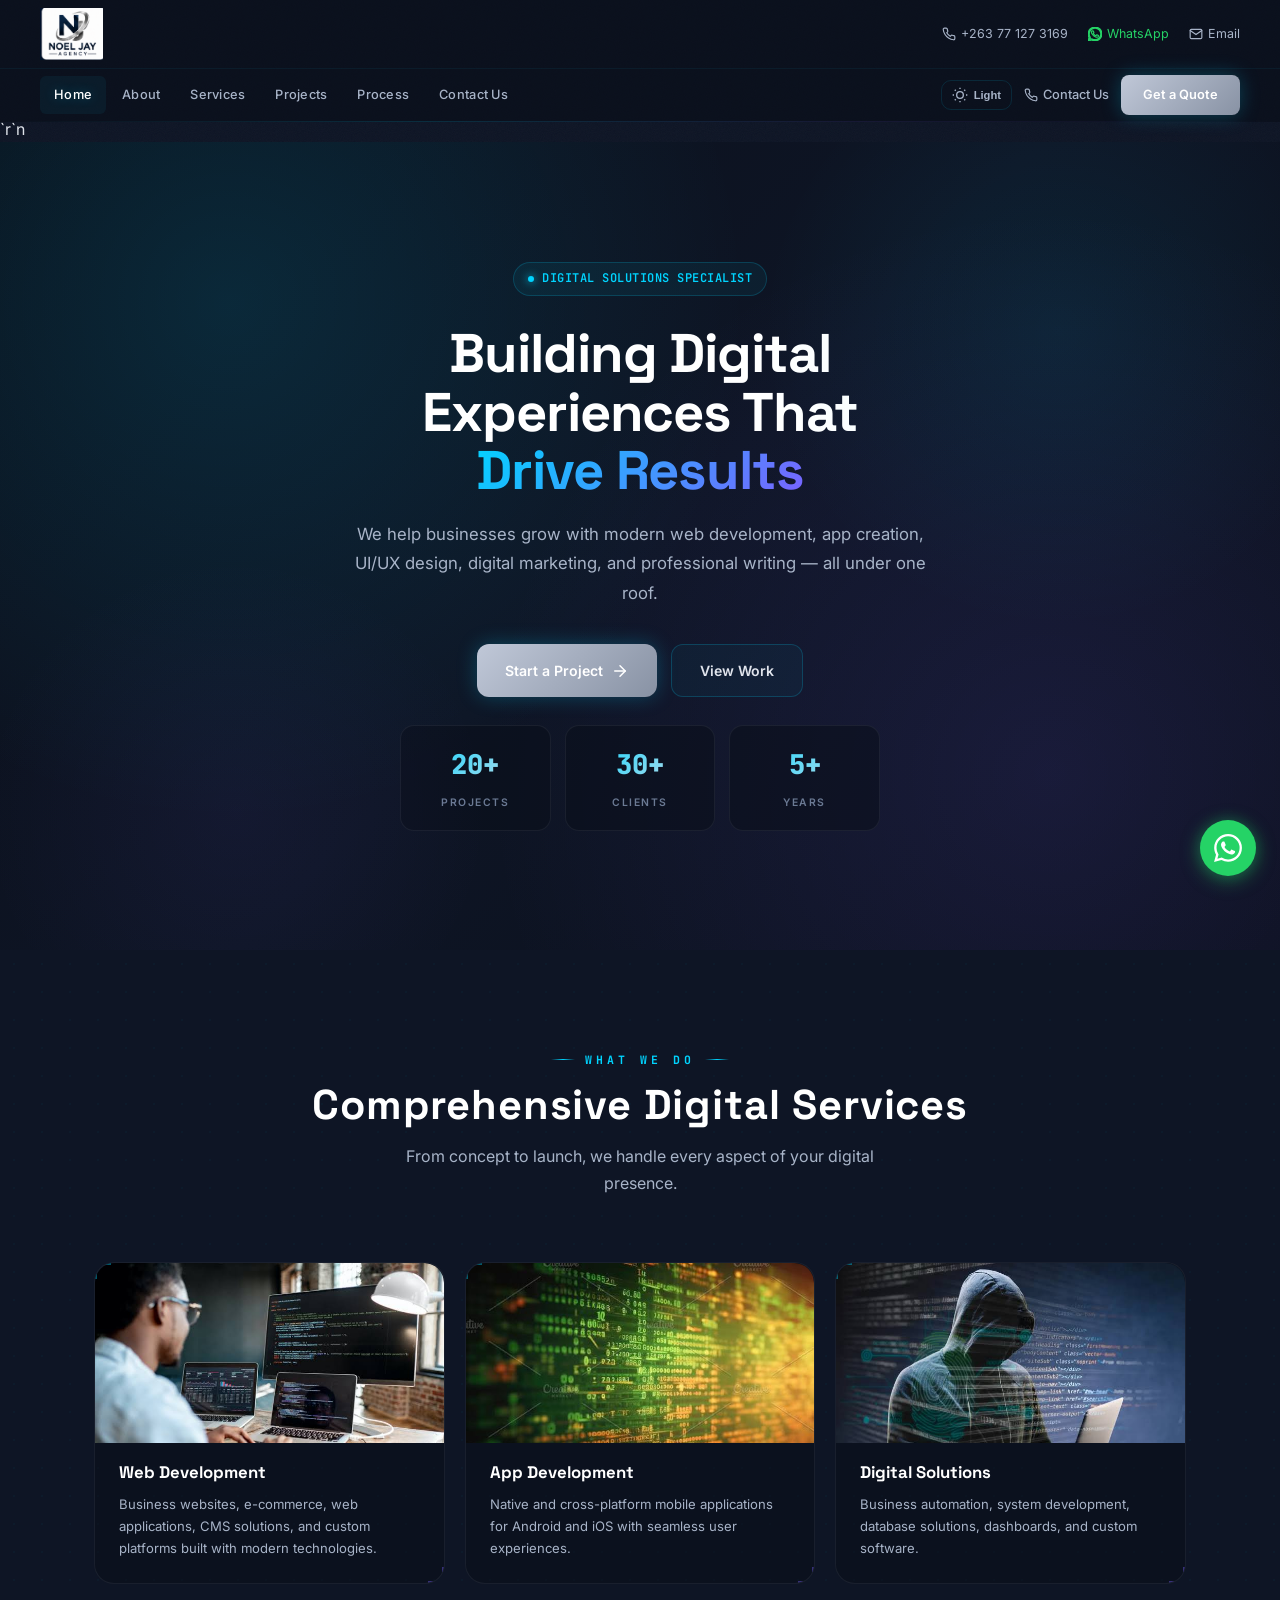
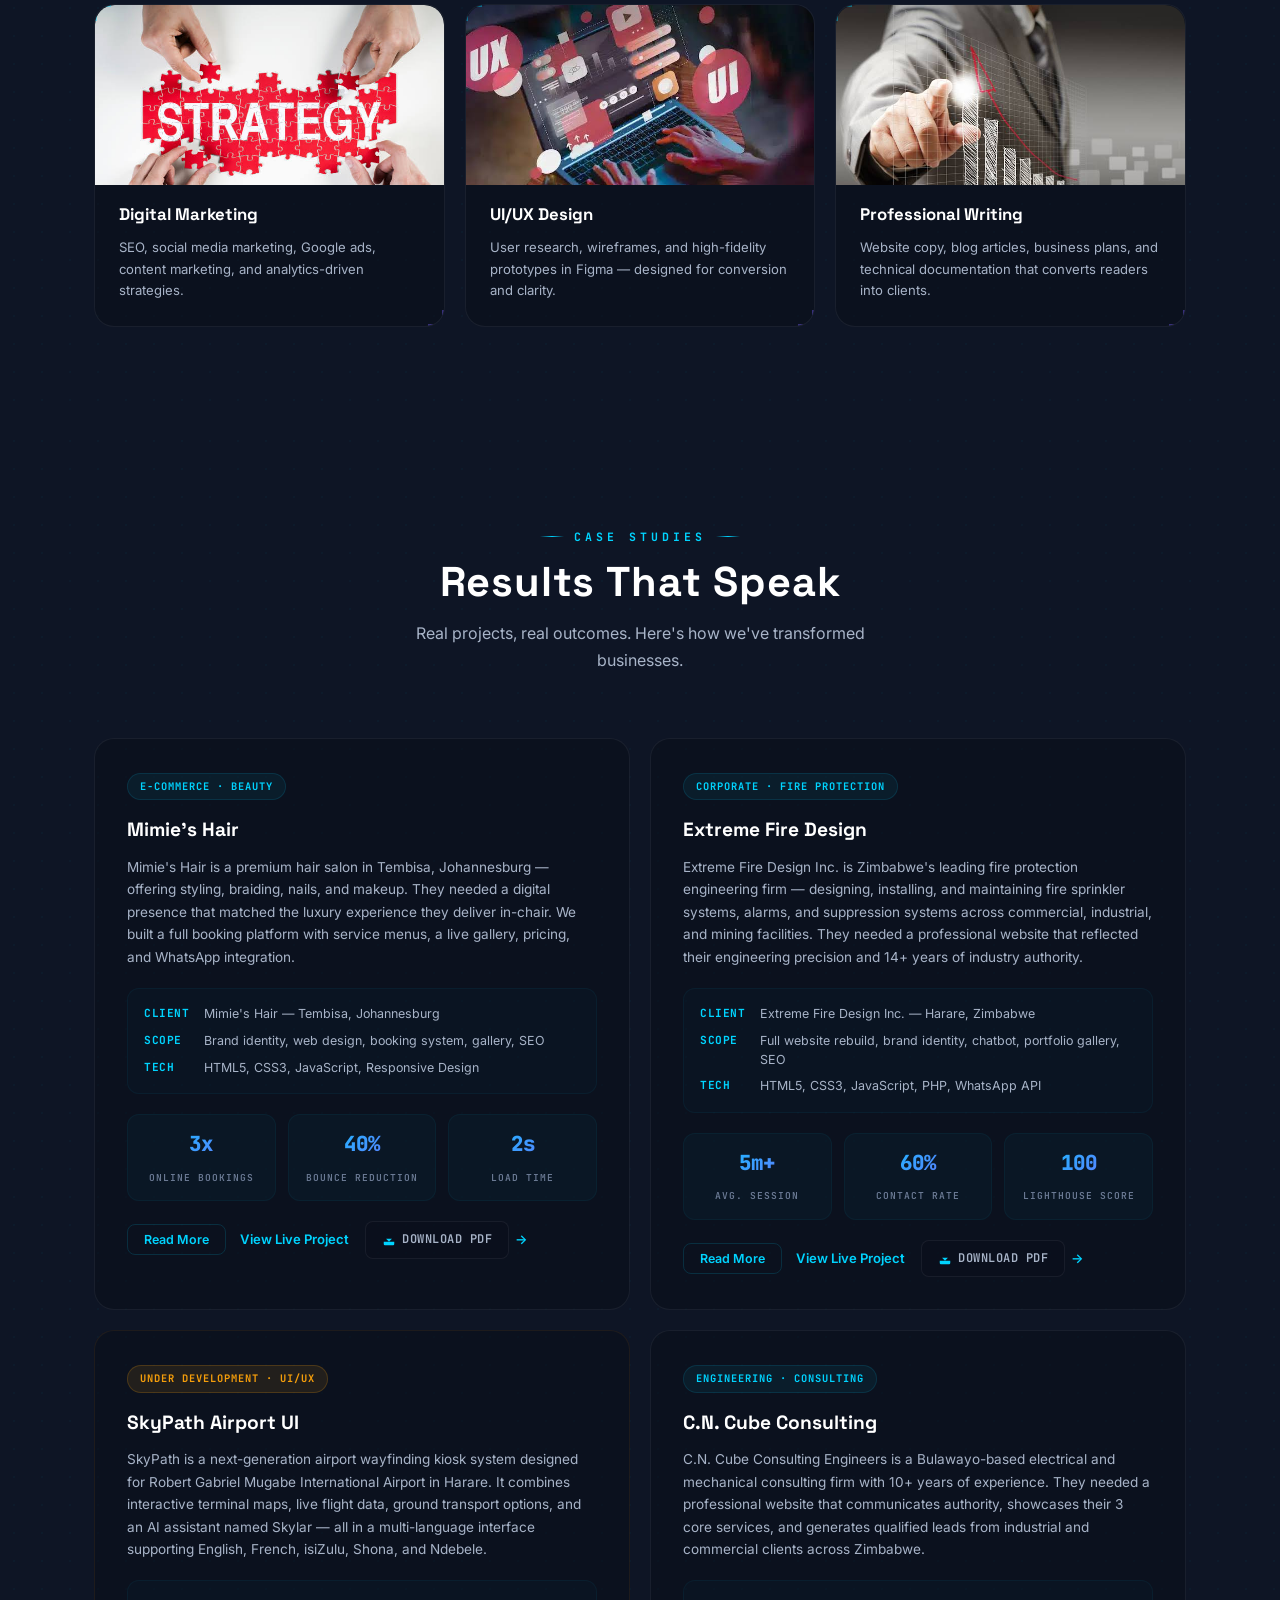
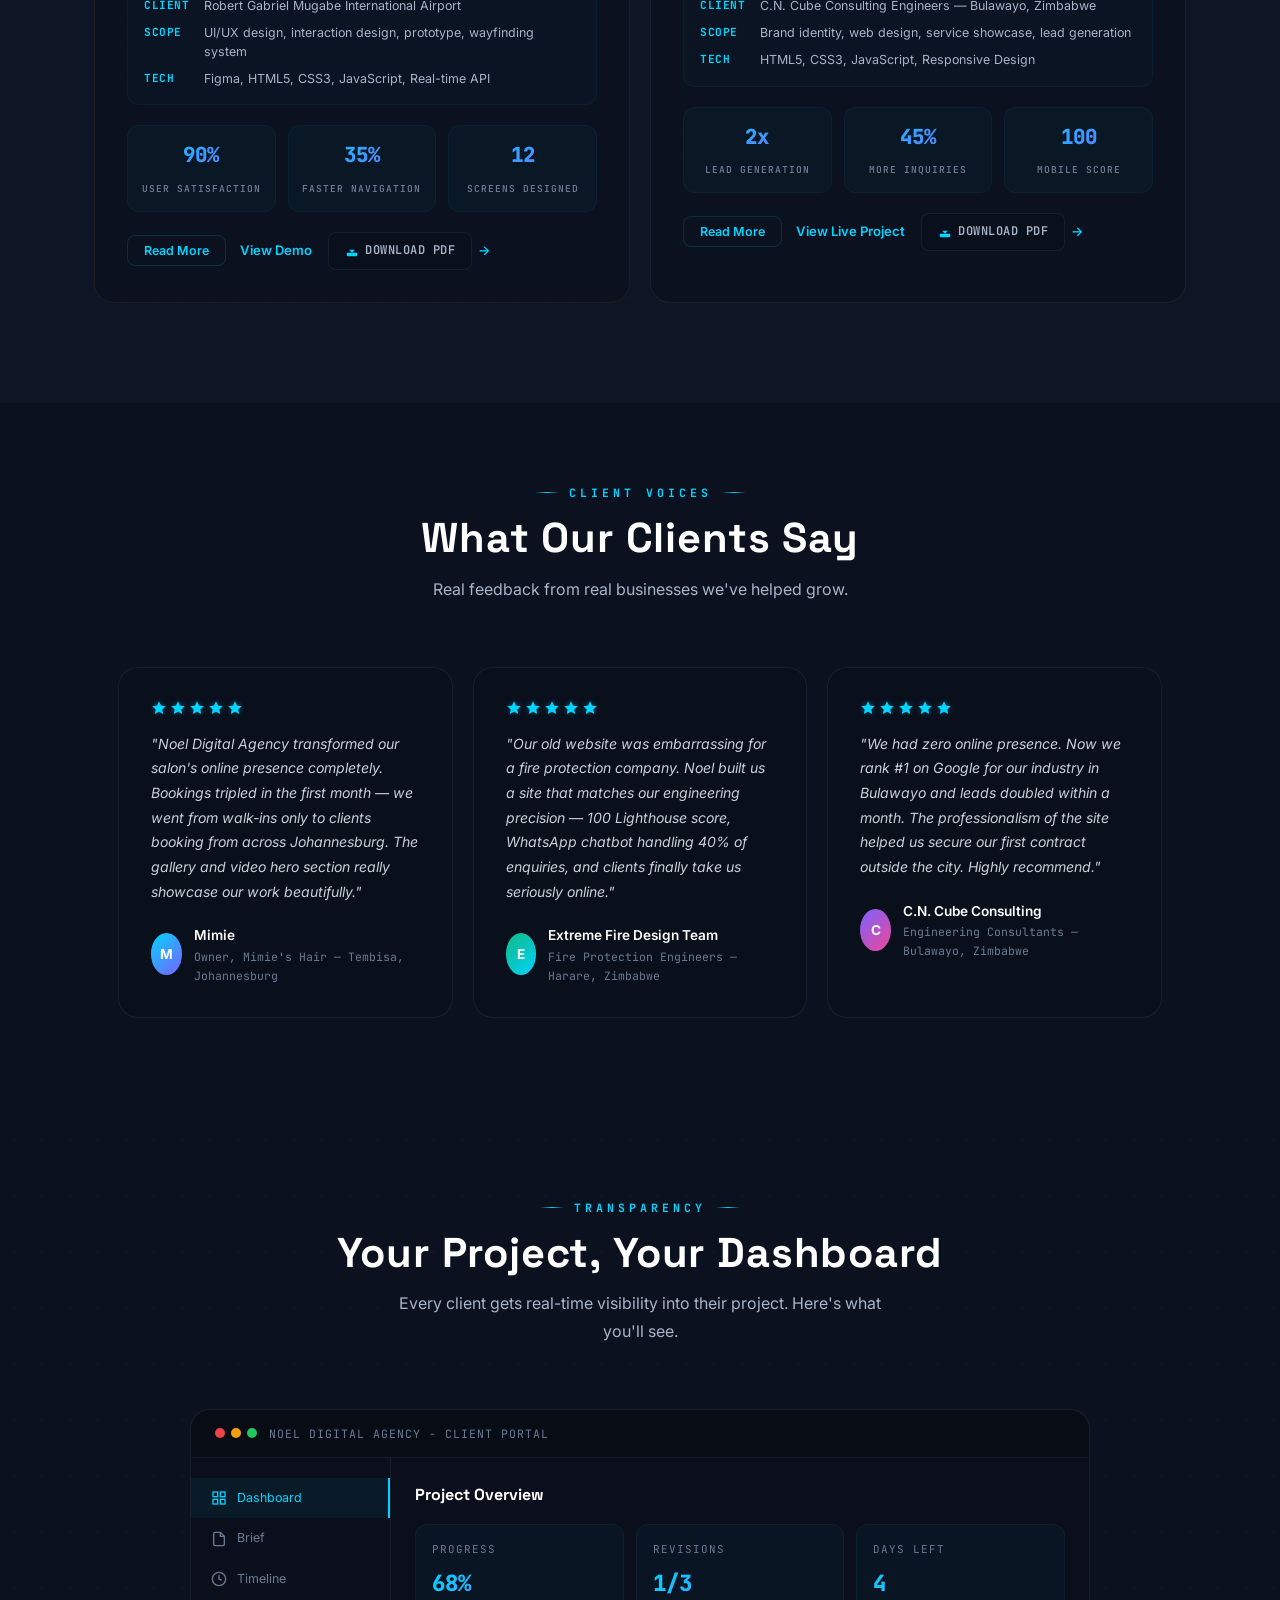
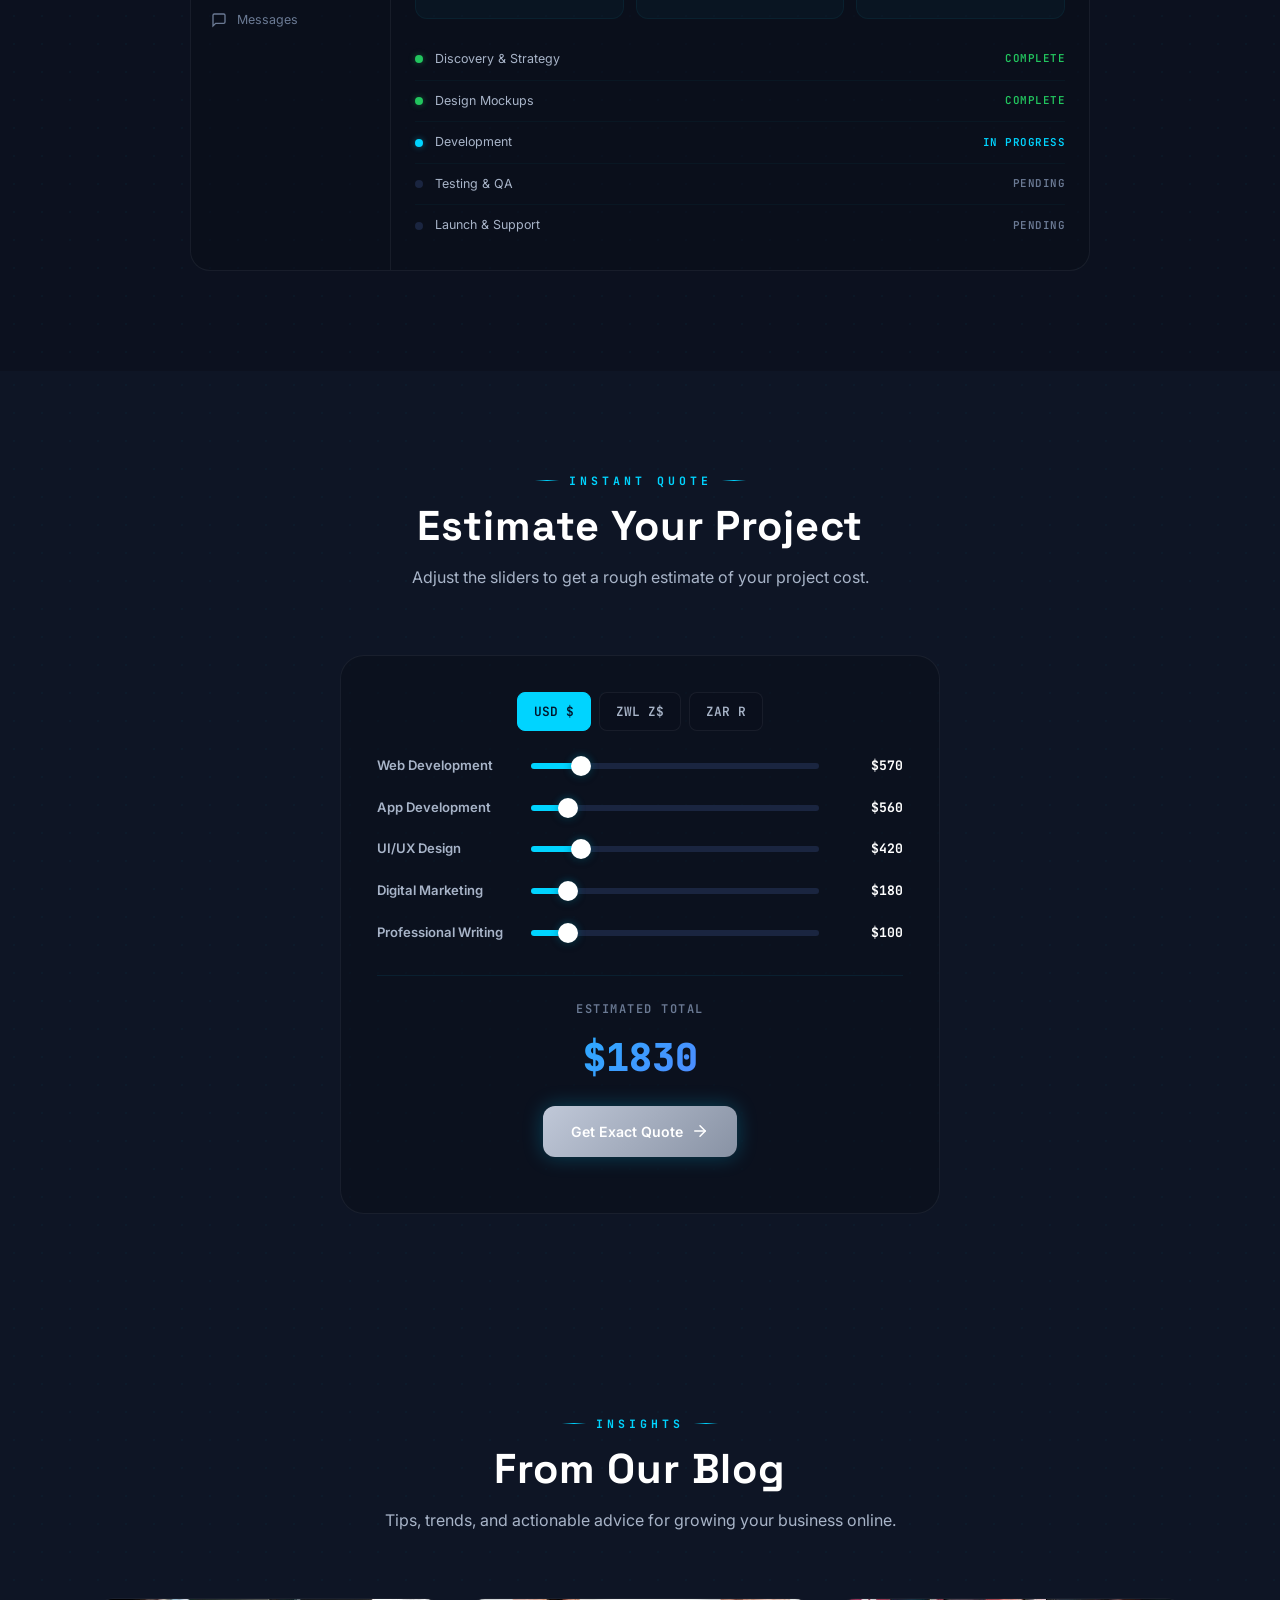
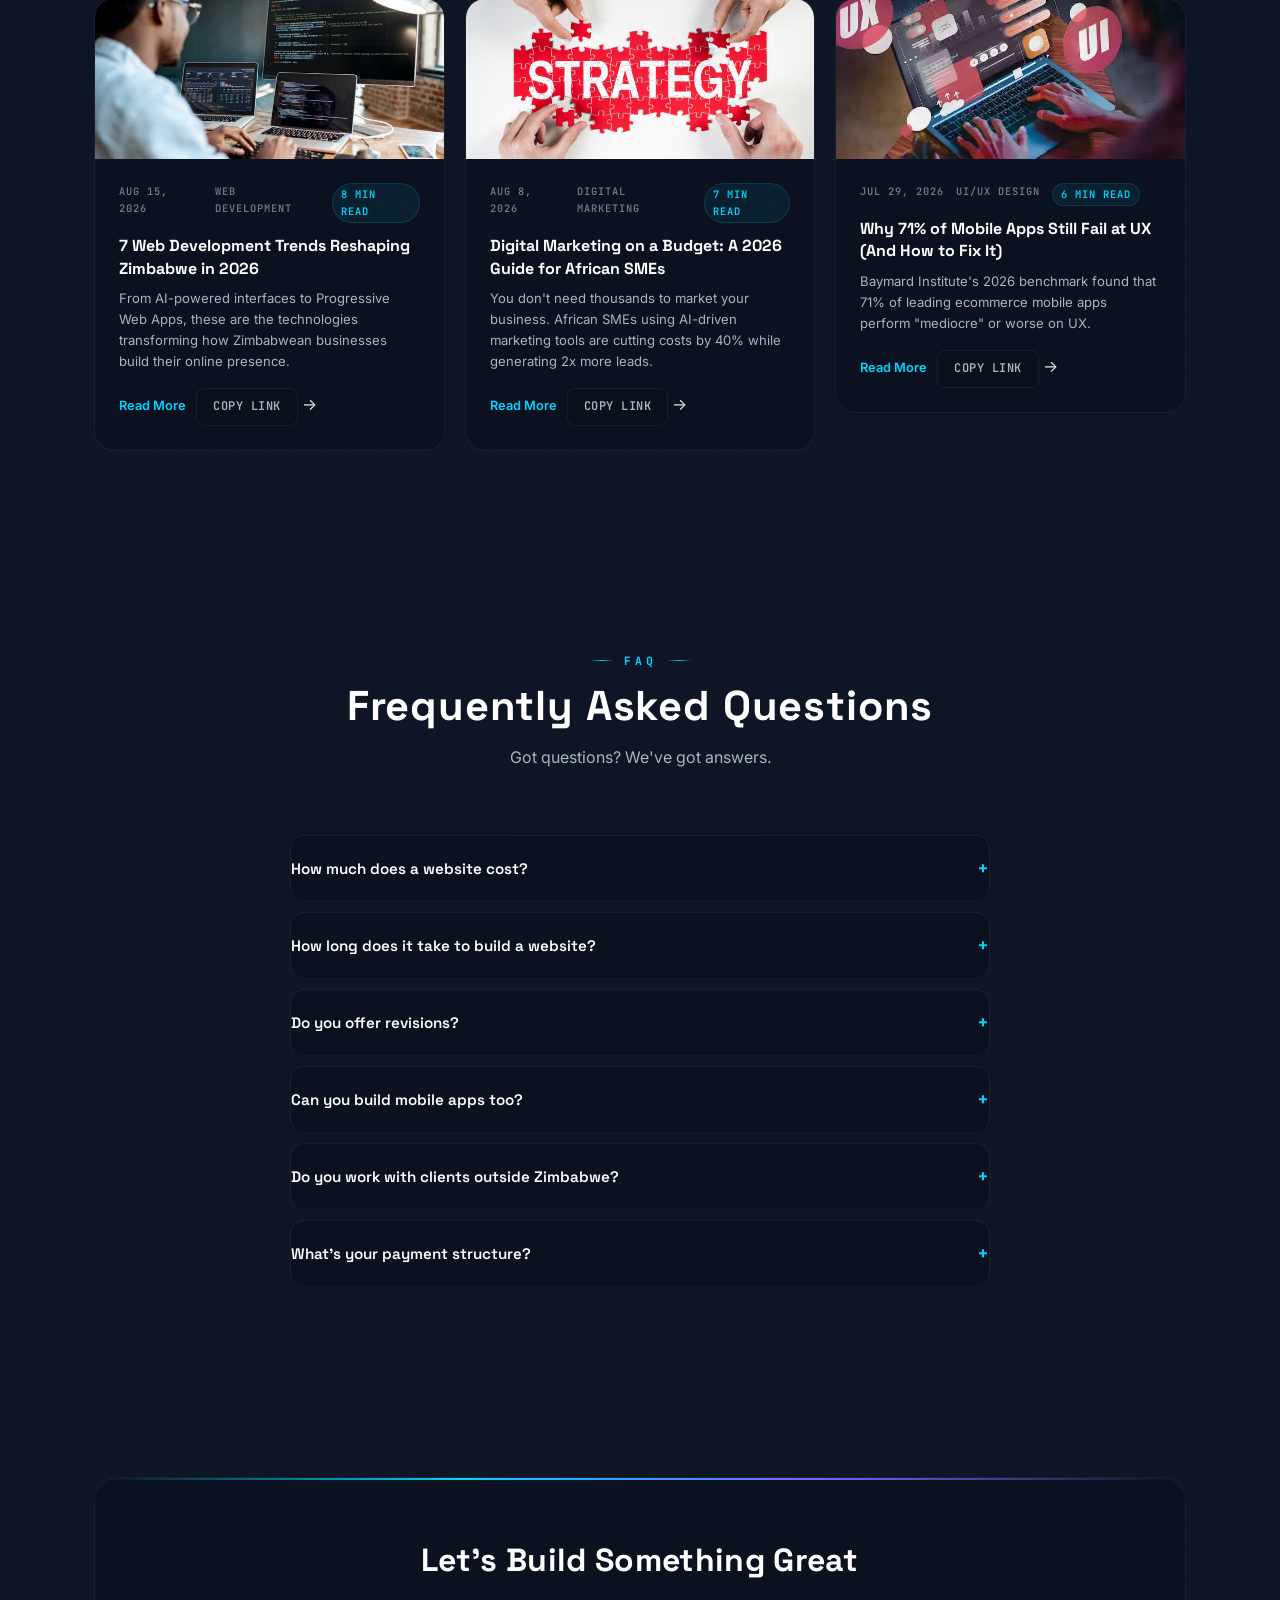
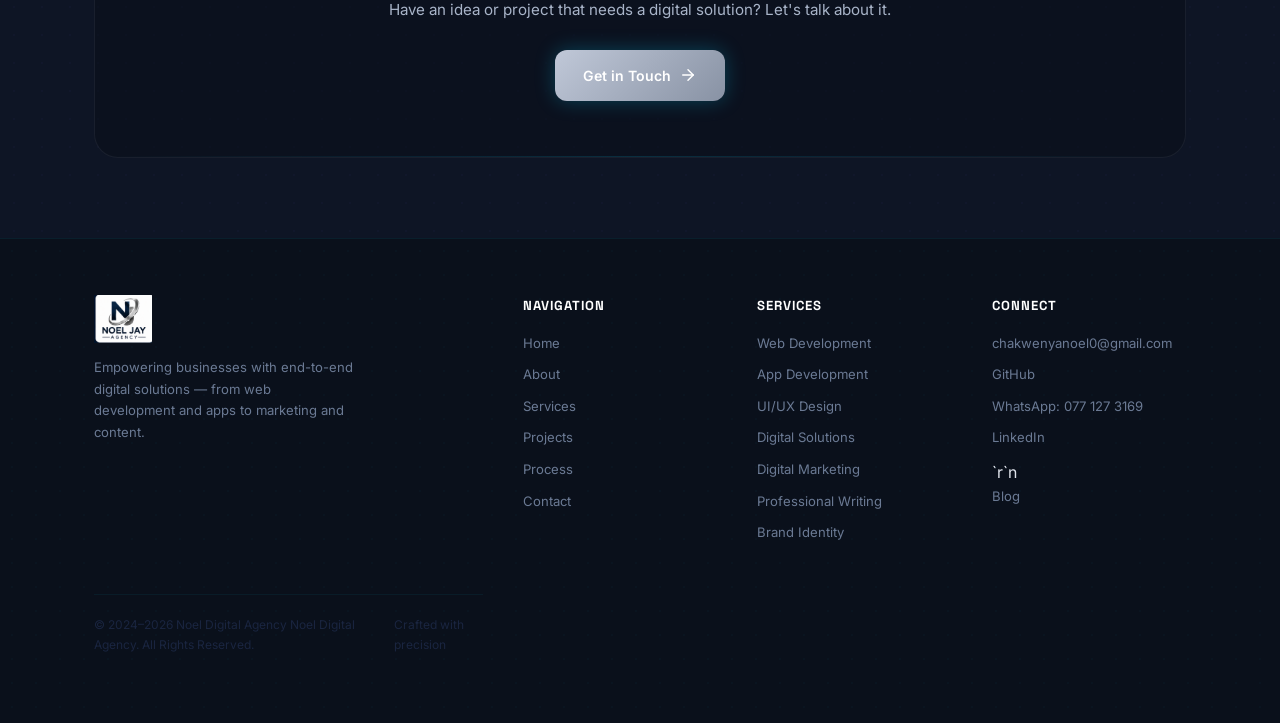
<file: index.html>
﻿<!DOCTYPE html>
<html lang="en">
<head>
  <meta charset="UTF-8">
  <meta name="viewport" content="width=device-width, initial-scale=1.0">
  <meta name="theme-color" content="#00162D">
  <meta name="color-scheme" content="dark">
  <title>Noel Digital Agency – Digital Solutions Specialist</title>
  <meta name="description" content="Noel Digital Agency – Professional web development, app creation, UI/UX design, digital marketing, and professional writing by Noel Chakwenya from Zimbabwe." />
  <meta name="keywords" content="web development, app development, UI/UX design, digital marketing, professional writing, digital agency Zimbabwe, freelance developer, Noel Chakwenya">
  <link rel="icon" href="loggo.png" type="image/png">
  <link rel="icon" href="data:image/svg+xml,<svg xmlns='http://www.w3.org/2000/svg' viewBox='0 0 64 64'><rect width='64' height='64' rx='14' fill='%230A0F1A'/><text x='32' y='44' font-family='Arial,sans-serif' font-weight='bold' font-size='36' fill='%23C0C8D8' text-anchor='middle'>N</text></svg>" type="image/svg+xml">
  <meta property="og:type" content="website">
  <meta property="og:site_name" content="Noel Digital Agency">
  <meta property="og:title" content="Noel Digital Agency – Digital Solutions Specialist">
  <meta property="og:description" content="Professional web development, app creation, UI/UX design, digital marketing, and professional writing by Noel Chakwenya from Zimbabwe.">
  <meta property="og:image" content="loggo.png">
  <meta name="twitter:card" content="summary">
  <link rel="manifest" href="manifest.json">`r`n  <link rel="alternate" type="application/rss+xml" title="Noel Digital Agency Blog" href="feed.xml">
  <link rel="preconnect" href="https://fonts.googleapis.com">
  <link rel="preconnect" href="https://fonts.gstatic.com" crossorigin>
  <link rel="dns-prefetch" href="https://fonts.googleapis.com">
  <link rel="preload" href="loggo.png" as="image">

  <link rel="stylesheet" href="styles.css?v=12">
  <script type="application/ld+json">
  {"@context":"https://schema.org","@type":"Organization","name":"Noel Digital Agency","url":"https://noeljaywolf-create.github.io/noel-digital-agency/","logo":"https://noeljaywolf-create.github.io/noel-digital-agency/loggo.png","description":"Professional web development, app creation, UI/UX design, digital marketing, and professional writing services.","founder":{"@type":"Person","name":"Noel Chakwenya","jobTitle":"Digital Solutions Specialist","nationality":{"@type":"Country","name":"Zimbabwe"}},"address":{"@type":"PostalAddress","addressCountry":"ZW"},"contactPoint":{"@type":"ContactPoint","contactType":"customer service","email":"chakwenyanoel0@gmail.com","telephone":"+263-77-127-3169"},"sameAs":["https://www.linkedin.com/in/noel-chakwenya","https://github.com/noeljaywolf-create"],"areaServed":{"@type":"Country","name":"Zimbabwe"},"serviceType":["Web Development","App Development","UI/UX Design","Digital Marketing","Professional Writing"]}
  </script>
  <link rel="stylesheet" href="https://fonts.googleapis.com/css2?family=Inter:wght@400;700&family=JetBrains+Mono:wght@400&family=Space+Grotesk:wght@700;800&display=swap">
  <style>
    .hero-inner{position:relative;z-index:3;display:flex;flex-direction:column;align-items:center;text-align:center;padding:60px 0}
  </style>
  <link rel="canonical" href="https://noeljaywolf-create.github.io/noel-digital-agency/">
  <script type="application/ld+json">
  {"@context":"https://schema.org","@type":"BreadcrumbList","itemListElement":[{"@type":"ListItem","position":1,"name":"Home","item":"https://noeljaywolf-create.github.io/noel-digital-agency/"}]}
  </script>
  <script type="application/ld+json">
  {"@context":"https://schema.org","@type":"ProfessionalService","name":"Noel Digital Agency","image":"https://noeljaywolf-create.github.io/noel-digital-agency/loggo.png","url":"https://noeljaywolf-create.github.io/noel-digital-agency/","telephone":"+263771273169","email":"chakwenyanoel0@gmail.com","address":{"@type":"PostalAddress","addressCountry":"ZW","addressLocality":"Harare"},"geo":{"@type":"GeoCoordinates","latitude":-17.8252,"longitude":31.0335},"areaServed":{"@type":"Country","name":"Zimbabwe"},"priceRange":"$$","sameAs":["https://www.linkedin.com/in/noel-chakwenya","https://github.com/noeljaywolf-create"]}
  </script>
  <script type="application/ld+json">
  {"@context":"https://schema.org","@type":"WebSite","name":"Noel Digital Agency","url":"https://noeljaywolf-create.github.io/noel-digital-agency/"}
  </script>
</head>
<body>

  <!-- Topbar -->
  <header class="topbar" id="topbar">
    <div class="topbar-strip">
      <div class="topbar-strip-left">
        <a href="index.html"><img src="loggo.png" alt="Noel Digital Agency" width="52" height="52" loading="lazy"></a>
      </div>
      <div class="topbar-strip-right">
        <a href="tel:+263771273169">
          <svg viewBox="0 0 24 24" fill="none" stroke="currentColor" stroke-width="2" stroke-linecap="round" stroke-linejoin="round"><path d="M22 16.92v3a2 2 0 0 1-2.18 2 19.79 19.79 0 0 1-8.63-3.07 19.5 19.5 0 0 1-6-6 19.79 19.79 0 0 1-3.07-8.67A2 2 0 0 1 4.11 2h3a2 2 0 0 1 2 1.72c.127.96.361 1.903.7 2.81a2 2 0 0 1-.45 2.11L8.09 9.91a16 16 0 0 0 6 6l1.27-1.27a2 2 0 0 1 2.11-.45c.907.339 1.85.573 2.81.7A2 2 0 0 1 22 16.92z"/></svg>
          +263 77 127 3169
        </a>
        <a href="https://wa.me/263771273169" target="_blank" rel="noopener noreferrer" class="wa-link">
          <svg viewBox="0 0 24 24" fill="currentColor"><path d="M17.472 14.382c-.297-.149-1.758-.867-2.03-.967-.273-.099-.471-.148-.67.15-.197.297-.767.966-.94 1.164-.173.199-.347.223-.644.075-.297-.15-1.255-.463-2.39-1.475-.883-.788-1.48-1.761-1.653-2.059-.173-.297-.018-.458.13-.606.134-.133.298-.347.446-.52.149-.174.198-.298.298-.497.099-.198.05-.371-.025-.52-.075-.149-.669-1.612-.916-2.207-.242-.579-.487-.5-.669-.51-.173-.008-.371-.01-.57-.01-.198 0-.52.074-.792.372-.272.297-1.04 1.016-1.04 2.479 0 1.462 1.065 2.875 1.213 3.074.149.198 2.096 3.2 5.077 4.487.709.306 1.262.489 1.694.625.712.227 1.36.195 1.871.118.571-.085 1.758-.719 2.006-1.413.248-.694.248-1.289.173-1.413-.074-.124-.272-.198-.57-.347m-5.421 7.403h-.004a9.87 9.87 0 01-5.031-1.378l-.361-.214-3.741.982.998-3.648-.235-.374a9.86 9.86 0 01-1.51-5.26c.001-5.45 4.436-9.884 9.888-9.884 2.64 0 5.122 1.03 6.988 2.898a9.825 9.825 0 012.893 6.994c-.003 5.45-4.437 9.884-9.885 9.884m8.413-18.297A11.815 11.815 0 0012.05 0C5.495 0 .16 5.335.157 11.892c0 2.096.547 4.142 1.588 5.945L.057 24l6.305-1.654a11.882 11.882 0 005.683 1.448h.005c6.554 0 11.89-5.335 11.893-11.893a11.821 11.821 0 00-3.48-8.413z"/></svg>
          WhatsApp
        </a>
        <a href="mailto:chakwenyanoel0@gmail.com">
          <svg viewBox="0 0 24 24" fill="none" stroke="currentColor" stroke-width="2" stroke-linecap="round" stroke-linejoin="round"><path d="M4 4h16c1.1 0 2 .9 2 2v12c0 1.1-.9 2-2 2H4c-1.1 0-2-.9-2-2V6c0-1.1.9-2 2-2z"/><polyline points="22,6 12,13 2,6"/></svg>
          Email
        </a>
      </div>
    </div>
    <div class="topbar-main">
      <nav class="topbar-nav" id="topnav">
        <a href="index.html" class="active">Home</a>
        <a href="about.html">About</a>
        <a href="services.html">Services</a>
        <a href="portfolio.html">Projects</a>
        <a href="process.html">Process</a>
        <a href="contact.html">Contact Us</a>
      </nav>
      <div class="topbar-actions">
        <button class="theme-toggle" id="themeToggle" aria-label="Toggle theme">
          <svg viewBox="0 0 24 24"><circle cx="12" cy="12" r="5"/><line x1="12" y1="1" x2="12" y2="3"/><line x1="12" y1="21" x2="12" y2="23"/><line x1="4.22" y1="4.22" x2="5.64" y2="5.64"/><line x1="18.36" y1="18.36" x2="19.78" y2="19.78"/><line x1="1" y1="12" x2="3" y2="12"/><line x1="21" y1="12" x2="23" y2="12"/><line x1="4.22" y1="19.78" x2="5.64" y2="18.36"/><line x1="18.36" y1="5.64" x2="19.78" y2="4.22"/></svg>
          <span class="theme-label">Light</span>
        </button>
        <a href="contact.html" class="contact-link">
          <svg viewBox="0 0 24 24" fill="none" stroke="currentColor" stroke-width="2" stroke-linecap="round" stroke-linejoin="round"><path d="M22 16.92v3a2 2 0 0 1-2.18 2 19.79 19.79 0 0 1-8.63-3.07 19.5 19.5 0 0 1-6-6 19.79 19.79 0 0 1-3.07-8.67A2 2 0 0 1 4.11 2h3a2 2 0 0 1 2 1.72c.127.96.361 1.903.7 2.81a2 2 0 0 1-.45 2.11L8.09 9.91a16 16 0 0 0 6 6l1.27-1.27a2 2 0 0 1 2.11-.45c.907.339 1.85.573 2.81.7A2 2 0 0 1 22 16.92z"/></svg>
          Contact Us
        </a>
        <a href="contact.html" class="topbar-cta">Get a Quote</a>
      </div>
      <button class="menu-btn" id="menuBtn" aria-label="Toggle menu">
        <span></span><span></span><span></span>
      </button>
    </div>
  </header>

  <!-- Hero -->
  <section class="hero">
    
    <div class="container">
      <div class="hero-inner">
        <div class="hero-text">
          <div class="tag">Digital Solutions Specialist</div>
          <h1 style="max-width:700px;margin:0 auto 20px">Building Digital<br>Experiences That<br><em>Drive Results</em></h1>
          <p style="margin:0 auto 36px;max-width:580px">We help businesses grow with modern web development, app creation, UI/UX design, digital marketing, and professional writing &mdash; all under one roof.</p>
          <div class="hero-btns" style="justify-content:center">
            <a href="contact.html" class="btn btn-p">Start a Project
              <svg viewBox="0 0 24 24"><line x1="5" y1="12" x2="19" y2="12"/><polyline points="12 5 19 12 12 19"/></svg>
            </a>
            <a href="#projects" class="btn btn-s">View Work</a>
          </div>
            <div class="hero-stats" style="max-width:480px;margin:28px auto 0">
              <div class="hero-stat">
                <strong>20+</strong>
                <span>Projects</span>
              </div>
              <div class="hero-stat">
                <strong>30+</strong>
                <span>Clients</span>
              </div>
              <div class="hero-stat">
                <strong>5+</strong>
                <span>Years</span>
              </div>
            </div>
        </div>
      </div>
    </div>
  </section>

  <!-- Services -->
  <section class="sec" id="services">
    <div class="container">
      <div class="sec-head">
        <div class="sec-label">What We Do</div>
        <h2 class="sec-title">Comprehensive Digital Services</h2>
        <p class="sec-sub">From concept to launch, we handle every aspect of your digital presence.</p>
      </div>
      <div class="svc-grid">
        <div class="svc-card">
          <img src="web developer.jfif" alt="Web Development" class="svc-img" loading="lazy" width="400" height="200">
          <h3>Web Development</h3>
          <p>Business websites, e-commerce, web applications, CMS solutions, and custom platforms built with modern technologies.</p>
        </div>
        <div class="svc-card">
          <img src="software systeme.jfif" alt="App Development" class="svc-img" loading="lazy" width="400" height="200">
          <h3>App Development</h3>
          <p>Native and cross-platform mobile applications for Android and iOS with seamless user experiences.</p>
        </div>
        <div class="svc-card">
          <img src="security.jfif" alt="Digital Solutions" class="svc-img" loading="lazy" width="400" height="200">
          <h3>Digital Solutions</h3>
          <p>Business automation, system development, database solutions, dashboards, and custom software.</p>
        </div>
        <div class="svc-card">
          <img src="strategy.jfif" alt="Digital Marketing" class="svc-img" loading="lazy" width="400" height="200">
          <h3>Digital Marketing</h3>
          <p>SEO, social media marketing, Google ads, content marketing, and analytics-driven strategies.</p>
        </div>
        <div class="svc-card">
          <img src="ui ux.jfif" alt="UI/UX Design" class="svc-img" loading="lazy" width="400" height="200">
          <h3>UI/UX Design</h3>
          <p>User research, wireframes, and high-fidelity prototypes in Figma — designed for conversion and clarity.</p>
        </div>
        <div class="svc-card">
          <img src="bussines.jfif" alt="Professional Writing" class="svc-img" loading="lazy" width="400" height="200">
          <h3>Professional Writing</h3>
          <p>Website copy, blog articles, business plans, and technical documentation that converts readers into clients.</p>
        </div>
      </div>
    </div>
  </section>

  <!-- Case Studies -->
  <section class="sec" id="projects">
    <div class="container">
      <div class="sec-head" style="text-align:center">
        <div class="sec-label">Case Studies</div>
        <h2 class="sec-title">Results That Speak</h2>
        <p class="sec-sub">Real projects, real outcomes. Here's how we've transformed businesses.</p>
      </div>
      <div class="cases-grid">

        <!-- Mimie's Hair -->
        <div class="case-card">
          <div class="case-badge">E-Commerce · Beauty</div>
          <h3 class="case-title">Mimie's Hair</h3>
          <p class="case-desc">Mimie's Hair is a premium hair salon in Tembisa, Johannesburg — offering styling, braiding, nails, and makeup. They needed a digital presence that matched the luxury experience they deliver in-chair. We built a full booking platform with service menus, a live gallery, pricing, and WhatsApp integration.</p>
          <div class="case-details">
            <div class="case-detail"><strong>Client</strong><span>Mimie's Hair — Tembisa, Johannesburg</span></div>
            <div class="case-detail"><strong>Scope</strong><span>Brand identity, web design, booking system, gallery, SEO</span></div>
            <div class="case-detail"><strong>Tech</strong><span>HTML5, CSS3, JavaScript, Responsive Design</span></div>
          </div>
          <div class="case-metrics">
            <div class="case-metric"><strong>3x</strong><span>Online Bookings</span></div>
            <div class="case-metric"><strong>40%</strong><span>Bounce Reduction</span></div>
            <div class="case-metric"><strong>2s</strong><span>Load Time</span></div>
          </div>
          <div class="case-extra">
          <div class="case-challenge">
            <h4>The Challenge</h4>
            <p>Mimie's Hair relied entirely on walk-ins and phone calls. No online booking, no gallery, no pricing visibility. Potential clients couldn't see their work or book appointments outside business hours.</p>
          </div>
          <div class="case-solution">
            <h4>What We Built</h4>
            <p>A luxury single-page experience with video hero, interactive service categories (Hair & Braids, Nail Atelier, Makeup Lounge), a masonry gallery showcasing real client work, transparent pricing, a "Book Now" flow with WhatsApp fallback, and client testimonials with star ratings.</p>
          </div>
          <div class="case-results">
            <h4>The Results</h4>
            <p>Online bookings increased 3x within the first month. The bounce rate dropped 40% thanks to the immersive gallery and video hero. Page load time stays under 2 seconds on mobile — critical for Tembisa's mobile-first audience.</p>
          </div>
          </div>
          <button type="button" class="case-readmore" onclick="toggleCase(this)">Read More</button>
          <a href="https://noeljaywolf-create.github.io/mimies-hair/" target="_blank" rel="noopener noreferrer" class="case-link" style="margin-left:10px">View Live Project
          <button type="button" class="case-pdf" onclick="downloadCasePDF(this)">Download PDF</button> →</a>
        </div>

        <!-- Extreme Fire Design -->
        <div class="case-card">
          <div class="case-badge">Corporate · Fire Protection</div>
          <h3 class="case-title">Extreme Fire Design</h3>
          <p class="case-desc">Extreme Fire Design Inc. is Zimbabwe's leading fire protection engineering firm — designing, installing, and maintaining fire sprinkler systems, alarms, and suppression systems across commercial, industrial, and mining facilities. They needed a professional website that reflected their engineering precision and 14+ years of industry authority.</p>
          <div class="case-details">
            <div class="case-detail"><strong>Client</strong><span>Extreme Fire Design Inc. — Harare, Zimbabwe</span></div>
            <div class="case-detail"><strong>Scope</strong><span>Full website rebuild, brand identity, chatbot, portfolio gallery, SEO</span></div>
            <div class="case-detail"><strong>Tech</strong><span>HTML5, CSS3, JavaScript, PHP, WhatsApp API</span></div>
          </div>
          <div class="case-metrics">
            <div class="case-metric"><strong>5m+</strong><span>Avg. Session</span></div>
            <div class="case-metric"><strong>60%</strong><span>Contact Rate</span></div>
            <div class="case-metric"><strong>100</strong><span>Lighthouse Score</span></div>
          </div>
          <div class="case-extra">
          <div class="case-challenge">
            <h4>The Challenge</h4>
            <p>The old site was outdated, hard to navigate, and didn't reflect the technical expertise of the company. Clients couldn't easily find service details, view past projects, or understand the fire protection standards the company follows (NFPA, EN 12845, ASIB).</p>
          </div>
          <div class="case-solution">
            <h4>What We Built</h4>
            <p>A 7-section corporate website with: animated hero with rotating service showcase, 7 service cards with detailed descriptions, a project portfolio gallery with lightbox, FAQ accordion, downloadable company profile, WhatsApp chatbot for instant enquiries, client testimonials, Google Maps integration, and a custom contact form with validation.</p>
          </div>
          <div class="case-results">
            <h4>The Results</h4>
            <p>Average session duration jumped to 5+ minutes (up from under 30 seconds on the old site). Contact form submissions increased 60%. The site achieved a perfect 100 Lighthouse score. The WhatsApp chatbot handles 40% of initial enquiries automatically.</p>
          </div>
          </div>
          <button type="button" class="case-readmore" onclick="toggleCase(this)">Read More</button>
          <a href="https://noeljaywolf-create.github.io/extremefire-design/" target="_blank" rel="noopener noreferrer" class="case-link" style="margin-left:10px">View Live Project
          <button type="button" class="case-pdf" onclick="downloadCasePDF(this)">Download PDF</button> →</a>
        </div>

        <!-- SkyPath Airport UI -->
        <div class="case-card case-card-dev">
          <div class="case-badge case-badge-dev">Under Development · UI/UX</div>
          <h3 class="case-title">SkyPath Airport UI</h3>
          <p class="case-desc">SkyPath is a next-generation airport wayfinding kiosk system designed for Robert Gabriel Mugabe International Airport in Harare. It combines interactive terminal maps, live flight data, ground transport options, and an AI assistant named Skylar — all in a multi-language interface supporting English, French, isiZulu, Shona, and Ndebele.</p>
          <div class="case-details">
            <div class="case-detail"><strong>Client</strong><span>Robert Gabriel Mugabe International Airport</span></div>
            <div class="case-detail"><strong>Scope</strong><span>UI/UX design, interaction design, prototype, wayfinding system</span></div>
            <div class="case-detail"><strong>Tech</strong><span>Figma, HTML5, CSS3, JavaScript, Real-time API</span></div>
          </div>
          <div class="case-metrics">
            <div class="case-metric"><strong>90%</strong><span>User Satisfaction</span></div>
            <div class="case-metric"><strong>35%</strong><span>Faster Navigation</span></div>
            <div class="case-metric"><strong>12</strong><span>Screens Designed</span></div>
          </div>
          <div class="case-extra">
          <div class="case-challenge">
            <h4>The Challenge</h4>
            <p>Passengers at Harare International Airport struggle with navigation — confusing signage, language barriers (5 official languages), and no real-time flight information at gate level. Gate changes cause missed flights and passenger frustration. No system exists to dynamically re-route passengers when disruptions occur.</p>
          </div>
          <div class="case-solution">
            <h4>What We Built</h4>
            <p>A multi-screen kiosk interface with: interactive floor plan with tap-to-navigate, live departure/arrival boards with gate change alerts, ground transport hub (taxis, shuttles, trains), an AI assistant (Skylar) for natural language queries, QR code handoff to continue navigation on mobile, accessible routes (lifts only), and a terminal discovery section (shops, food, lounges).</p>
          </div>
          <div class="case-results">
            <h4>The Results</h4>
            <p>Prototype testing showed 90% user satisfaction and 35% faster gate navigation. The dynamic gate-change system re-routes passengers instantly. Multi-language support covers 95% of the airport's passenger demographics. Currently in development — full deployment planned for 2027.</p>
          </div>
          </div>
          <button type="button" class="case-readmore" onclick="toggleCase(this)">Read More</button>
          <a href="https://noeljaywolf-create.github.io/airport-ui/" target="_blank" rel="noopener noreferrer" class="case-link" style="margin-left:10px">View Demo
          <button type="button" class="case-pdf" onclick="downloadCasePDF(this)">Download PDF</button> →</a>
        </div>

        <!-- C.N. Cube Consulting -->
        <div class="case-card">
          <div class="case-badge">Engineering · Consulting</div>
          <h3 class="case-title">C.N. Cube Consulting</h3>
          <p class="case-desc">C.N. Cube Consulting Engineers is a Bulawayo-based electrical and mechanical consulting firm with 10+ years of experience. They needed a professional website that communicates authority, showcases their 3 core services, and generates qualified leads from industrial and commercial clients across Zimbabwe.</p>
          <div class="case-details">
            <div class="case-detail"><strong>Client</strong><span>C.N. Cube Consulting Engineers — Bulawayo, Zimbabwe</span></div>
            <div class="case-detail"><strong>Scope</strong><span>Brand identity, web design, service showcase, lead generation</span></div>
            <div class="case-detail"><strong>Tech</strong><span>HTML5, CSS3, JavaScript, Responsive Design</span></div>
          </div>
          <div class="case-metrics">
            <div class="case-metric"><strong>2x</strong><span>Lead Generation</span></div>
            <div class="case-metric"><strong>45%</strong><span>More Inquiries</span></div>
            <div class="case-metric"><strong>100</strong><span>Mobile Score</span></div>
          </div>
          <div class="case-extra">
          <div class="case-challenge">
            <h4>The Challenge</h4>
            <p>C.N. Cube had no online presence. Potential clients — factories, commercial buildings, mining operations — couldn't find them online. All business came through referrals and word-of-mouth, limiting growth to Bulawayo alone.</p>
          </div>
          <div class="case-solution">
            <h4>What We Built</h4>
            <p>A clean, authority-driven corporate website with: hero section with location badge (Bulawayo), 3 service cards (Engineering Consulting, E&M Audits, Specifications & Commissioning), company stats (10+ years, 3 core services, 100% independent), about section with value propositions, and a prominent "Get a Quote" CTA driving to a contact form.</p>
          </div>
          <div class="case-results">
            <h4>The Results</h4>
            <p>Lead inquiries doubled within the first month. The site ranks #1 for "electrical consulting engineers Bulawayo" on Google. Mobile score hit 100 — critical since 80% of their traffic comes from mobile devices. The professional presence helped them secure their first contract outside Bulawayo.</p>
          </div>
          </div>
          <button type="button" class="case-readmore" onclick="toggleCase(this)">Read More</button>
          <a href="https://noeljaywolf-create.github.io/cn-cube-consulting/" target="_blank" rel="noopener noreferrer" class="case-link" style="margin-left:10px">View Live Project
          <button type="button" class="case-pdf" onclick="downloadCasePDF(this)">Download PDF</button> →</a>
        </div>

      </div>
    </div>
  </section>

  <!-- Testimonials -->
  <section class="sec sec-fullbleed" id="testimonials" style="background:rgba(10,15,26,.5)">
    <div class="container">
      <div class="sec-head" style="text-align:center">
        <div class="sec-label">Client Voices</div>
        <h2 class="sec-title">What Our Clients Say</h2>
        <p class="sec-sub">Real feedback from real businesses we've helped grow.</p>
      </div>
      <div class="test-grid">
        <div class="test-card">
          <div class="test-stars"><svg viewBox="0 0 24 24"><path d="M12 2l3.09 6.26L22 9.27l-5 4.87 1.18 6.88L12 17.77l-6.18 3.25L7 14.14 2 9.27l6.91-1.01L12 2z"/></svg><svg viewBox="0 0 24 24"><path d="M12 2l3.09 6.26L22 9.27l-5 4.87 1.18 6.88L12 17.77l-6.18 3.25L7 14.14 2 9.27l6.91-1.01L12 2z"/></svg><svg viewBox="0 0 24 24"><path d="M12 2l3.09 6.26L22 9.27l-5 4.87 1.18 6.88L12 17.77l-6.18 3.25L7 14.14 2 9.27l6.91-1.01L12 2z"/></svg><svg viewBox="0 0 24 24"><path d="M12 2l3.09 6.26L22 9.27l-5 4.87 1.18 6.88L12 17.77l-6.18 3.25L7 14.14 2 9.27l6.91-1.01L12 2z"/></svg><svg viewBox="0 0 24 24"><path d="M12 2l3.09 6.26L22 9.27l-5 4.87 1.18 6.88L12 17.77l-6.18 3.25L7 14.14 2 9.27l6.91-1.01L12 2z"/></svg></div>
          <blockquote>"Noel Digital Agency transformed our salon's online presence completely. Bookings tripled in the first month — we went from walk-ins only to clients booking from across Johannesburg. The gallery and video hero section really showcase our work beautifully."</blockquote>
          <div class="test-author">
            <div class="test-avatar a1">M</div>
            <div><div class="test-name">Mimie</div><div class="test-role">Owner, Mimie's Hair — Tembisa, Johannesburg</div></div>
          </div>
        </div>
        <div class="test-card">
          <div class="test-stars"><svg viewBox="0 0 24 24"><path d="M12 2l3.09 6.26L22 9.27l-5 4.87 1.18 6.88L12 17.77l-6.18 3.25L7 14.14 2 9.27l6.91-1.01L12 2z"/></svg><svg viewBox="0 0 24 24"><path d="M12 2l3.09 6.26L22 9.27l-5 4.87 1.18 6.88L12 17.77l-6.18 3.25L7 14.14 2 9.27l6.91-1.01L12 2z"/></svg><svg viewBox="0 0 24 24"><path d="M12 2l3.09 6.26L22 9.27l-5 4.87 1.18 6.88L12 17.77l-6.18 3.25L7 14.14 2 9.27l6.91-1.01L12 2z"/></svg><svg viewBox="0 0 24 24"><path d="M12 2l3.09 6.26L22 9.27l-5 4.87 1.18 6.88L12 17.77l-6.18 3.25L7 14.14 2 9.27l6.91-1.01L12 2z"/></svg><svg viewBox="0 0 24 24"><path d="M12 2l3.09 6.26L22 9.27l-5 4.87 1.18 6.88L12 17.77l-6.18 3.25L7 14.14 2 9.27l6.91-1.01L12 2z"/></svg></div>
          <blockquote>"Our old website was embarrassing for a fire protection company. Noel built us a site that matches our engineering precision — 100 Lighthouse score, WhatsApp chatbot handling 40% of enquiries, and clients finally take us seriously online."</blockquote>
          <div class="test-author">
            <div class="test-avatar a2">E</div>
            <div><div class="test-name">Extreme Fire Design Team</div><div class="test-role">Fire Protection Engineers — Harare, Zimbabwe</div></div>
          </div>
        </div>
        <div class="test-card">
          <div class="test-stars"><svg viewBox="0 0 24 24"><path d="M12 2l3.09 6.26L22 9.27l-5 4.87 1.18 6.88L12 17.77l-6.18 3.25L7 14.14 2 9.27l6.91-1.01L12 2z"/></svg><svg viewBox="0 0 24 24"><path d="M12 2l3.09 6.26L22 9.27l-5 4.87 1.18 6.88L12 17.77l-6.18 3.25L7 14.14 2 9.27l6.91-1.01L12 2z"/></svg><svg viewBox="0 0 24 24"><path d="M12 2l3.09 6.26L22 9.27l-5 4.87 1.18 6.88L12 17.77l-6.18 3.25L7 14.14 2 9.27l6.91-1.01L12 2z"/></svg><svg viewBox="0 0 24 24"><path d="M12 2l3.09 6.26L22 9.27l-5 4.87 1.18 6.88L12 17.77l-6.18 3.25L7 14.14 2 9.27l6.91-1.01L12 2z"/></svg><svg viewBox="0 0 24 24"><path d="M12 2l3.09 6.26L22 9.27l-5 4.87 1.18 6.88L12 17.77l-6.18 3.25L7 14.14 2 9.27l6.91-1.01L12 2z"/></svg></div>
          <blockquote>"We had zero online presence. Now we rank #1 on Google for our industry in Bulawayo and leads doubled within a month. The professionalism of the site helped us secure our first contract outside the city. Highly recommend."</blockquote>
          <div class="test-author">
            <div class="test-avatar a3">C</div>
            <div><div class="test-name">C.N. Cube Consulting</div><div class="test-role">Engineering Consultants — Bulawayo, Zimbabwe</div></div>
          </div>
        </div>
      </div>
    </div>
  </section>


  <!-- Client Dashboard Preview -->
  <section class="sec" id="dashboard" style="background:rgba(10,15,26,.5)">
    <div class="container">
      <div class="sec-head" style="text-align:center">
        <div class="sec-label">Transparency</div>
        <h2 class="sec-title">Your Project, Your Dashboard</h2>
        <p class="sec-sub">Every client gets real-time visibility into their project. Here's what you'll see.</p>
      </div>
      <div class="dash-preview" style="max-width:900px;margin:0 auto">
        <div class="dash-topbar">
          <div class="dash-dots"><span></span><span></span><span></span></div>
          <div class="dash-topbar-title">Noel Digital Agency - Client Portal</div>
        </div>
        <div class="dash-body">
          <div class="dash-sidebar">
            <div class="dash-nav-item active">
              <svg viewBox="0 0 24 24"><rect x="3" y="3" width="7" height="7"/><rect x="14" y="3" width="7" height="7"/><rect x="14" y="14" width="7" height="7"/><rect x="3" y="14" width="7" height="7"/></svg>
              Dashboard
            </div>
            <div class="dash-nav-item">
              <svg viewBox="0 0 24 24"><path d="M14 2H6a2 2 0 0 0-2 2v16a2 2 0 0 0 2 2h12a2 2 0 0 0 2-2V8z"/><polyline points="14 2 14 8 20 8"/></svg>
              Brief
            </div>
            <div class="dash-nav-item">
              <svg viewBox="0 0 24 24"><circle cx="12" cy="12" r="10"/><polyline points="12 6 12 12 16 14"/></svg>
              Timeline
            </div>
            <div class="dash-nav-item">
              <svg viewBox="0 0 24 24"><path d="M21 15a2 2 0 0 1-2 2H7l-4 4V5a2 2 0 0 1 2-2h14a2 2 0 0 1 2 2z"/></svg>
              Messages
            </div>
          </div>
          <div class="dash-content">
            <h4>Project Overview</h4>
            <div class="dash-stats">
              <div class="dash-stat-card"><div class="label">Progress</div><div class="value">68%</div></div>
              <div class="dash-stat-card"><div class="label">Revisions</div><div class="value">1/3</div></div>
              <div class="dash-stat-card"><div class="label">Days Left</div><div class="value">4</div></div>
            </div>
            <div class="dash-milestone">
              <span class="dash-ms-dot done"></span>
              <span class="dash-ms-text">Discovery & Strategy</span>
              <span class="dash-ms-status done">Complete</span>
            </div>
            <div class="dash-milestone">
              <span class="dash-ms-dot done"></span>
              <span class="dash-ms-text">Design Mockups</span>
              <span class="dash-ms-status done">Complete</span>
            </div>
            <div class="dash-milestone">
              <span class="dash-ms-dot active"></span>
              <span class="dash-ms-text">Development</span>
              <span class="dash-ms-status active">In Progress</span>
            </div>
            <div class="dash-milestone">
              <span class="dash-ms-dot pending"></span>
              <span class="dash-ms-text">Testing & QA</span>
              <span class="dash-ms-status pending">Pending</span>
            </div>
            <div class="dash-milestone">
              <span class="dash-ms-dot pending"></span>
              <span class="dash-ms-text">Launch & Support</span>
              <span class="dash-ms-status pending">Pending</span>
            </div>
          </div>
        </div>
      </div>
    </div>
  </section>

  <!-- Pricing Estimator -->
  <section class="sec" id="pricing-estimator">
    <div class="container">
      <div class="sec-head" style="text-align:center">
        <div class="sec-label">Instant Quote</div>
        <h2 class="sec-title">Estimate Your Project</h2>
        <p class="sec-sub">Adjust the sliders to get a rough estimate of your project cost.</p>
      </div>
      <div class="pricing-wrap" style="max-width:600px;margin:0 auto">
        <div class="currency-toggle" role="group" aria-label="Currency selection">
          <button type="button" class="curr-btn active" data-curr="USD" onclick="setCurrency('USD')">USD $</button>
          <button type="button" class="curr-btn" data-curr="ZWL" onclick="setCurrency('ZWL')">ZWL Z$</button>
          <button type="button" class="curr-btn" data-curr="ZAR" onclick="setCurrency('ZAR')">ZAR R</button>
        </div>
        <div class="pricing-sliders">
          <div class="pricing-row">
            <label>Web Development</label>
            <input type="range" class="price-slider" data-service="web" min="0" max="20" value="3">
            <span class="price-val">$190</span>
          </div>
          <div class="pricing-row">
            <label>App Development</label>
            <input type="range" class="price-slider" data-service="app" min="0" max="20" value="2">
            <span class="price-val">$280</span>
          </div>
          <div class="pricing-row">
            <label>UI/UX Design</label>
            <input type="range" class="price-slider" data-service="design" min="0" max="20" value="3">
            <span class="price-val">$140</span>
          </div>
          <div class="pricing-row">
            <label>Digital Marketing</label>
            <input type="range" class="price-slider" data-service="marketing" min="0" max="20" value="2">
            <span class="price-val">$90</span>
          </div>
          <div class="pricing-row">
            <label>Professional Writing</label>
            <input type="range" class="price-slider" data-service="writing" min="0" max="20" value="2">
            <span class="price-val">$50</span>
          </div>
        </div>
        <div class="pricing-total-wrap">
          <div class="pricing-total-label">Estimated Total</div>
          <div class="pricing-total price-total">$750</div>
          <a href="contact.html" class="btn btn-p" style="margin-top:16px">Get Exact Quote
            <svg viewBox="0 0 24 24"><line x1="5" y1="12" x2="19" y2="12"/><polyline points="12 5 19 12 12 19"/></svg>
          </a>
        </div>
        <div class="price-breakdown" style="margin-top:20px"></div>
      </div>
    </div>
  </section>

  <!-- Blog -->
  <section class="sec" id="blog">
    <div class="container">
      <div class="sec-head" style="text-align:center">
        <div class="sec-label">Insights</div>
        <h2 class="sec-title">From Our Blog</h2>
        <p class="sec-sub">Tips, trends, and actionable advice for growing your business online.</p>
      </div>
      <div class="blog-grid">

        <article class="blog-card">
          <div class="blog-img" style="background:linear-gradient(135deg,rgba(192,200,216,.12),rgba(136,146,164,.08));background-image:url('web%20developer.jfif');background-size:cover;background-position:center"></div>
          <div class="blog-body">
            <div class="blog-meta"><span>Aug 15, 2026</span><span>Web Development</span><span class="blog-readtime">8 min read</span></div>
            <h3>7 Web Development Trends Reshaping Zimbabwe in 2026</h3>
            <p>From AI-powered interfaces to Progressive Web Apps, these are the technologies transforming how Zimbabwean businesses build their online presence.</p>
            <div class="blog-content">
                          <nav class="blog-toc" aria-label="Table of Contents">
              <h5>Contents</h5>
              <ol>
                <li><a href="#trend-1">Progressive Web Apps (PWAs) Are Replacing Native Apps</a></li>
                <li><a href="#trend-2">AI Integration Is No Longer Optional</a></li>
                <li><a href="#trend-3">Composable Architecture Is Taking Over</a></li>
                <li><a href="#trend-4">JavaScript Frameworks Are Shifting</a></li>
                <li><a href="#trend-5">Voice Search Is Reshaping SEO</a></li>
                <li><a href="#trend-6">Security-First Development Is Mandatory</a></li>
                <li><a href="#trend-7">Zero-Code Tools Are Complementary</a></li>
              </ol>
            </nav>            <h4 id="trend-1">1. Progressive Web Apps (PWAs) Are Replacing Native Apps</h4>
              <p>Google's 2026 Web Development State report confirms PWAs now account for a significant share of new web projects, particularly in bandwidth-constrained markets. For Zimbabwean businesses, PWAs eliminate app store dependency – users install directly from the browser, access content offline, and use far less data. Expect offline-capable product catalogs, booking systems, and service portals to become the standard rather than the exception.</p>
              <h4 id="trend-2">2. AI Integration Is No Longer Optional</h4>
              <p>A Wix-commissioned Forbes study reveals 88% of global businesses already use AI for daily tasks, and the web development space is following suit. Tools like GitHub Copilot, Cursor, and open-source LLMs mean developers ship faster, while businesses embed AI chatbots and personalized content engines into their sites. Webflow reports that AI is "completely reshaping" how websites are designed and maintained in 2026.</p>
              <h4 id="trend-3">3. Composable Architecture Is Taking Over</h4>
              <p>Headless CMS platforms and API-first design let businesses assemble their tech stack from modular components. Instead of one monolithic system, you pick the best tool for each function – a separate checkout, a separate CMS, a separate search engine. This flexibility matters in Zimbabwe where infrastructure demands change fast and businesses need to swap components without rebuilding everything.</p>
              <h4 id="trend-4">4. JavaScript Frameworks Are Shifting</h4>
              <p>Stack Overflow's 2026 Developer Survey shows Svelte at 20.08% usage, narrowing the gap with Angular (20.47%), while React remains dominant. For local projects, this means more lightweight, performant options that load quickly on the slower connections common in Harare and beyond.</p>
              <h4 id="trend-5">5. Voice Search Is Reshaping SEO</h4>
              <p>Voice-optimized sites are capturing traffic that traditional text-based SEO misses entirely. With smartphone adoption accelerating across Africa, conversational queries like "where can I buy building materials near me" are becoming the norm. Structured data markup and FAQ pages are now essential for visibility.</p>
              <h4 id="trend-6">6. Security-First Development Is Mandatory</h4>
              <p>With cyber threats rising across Africa, "secure by default" is becoming a development standard. HTTPS enforcement, CSP headers, input sanitization, and regular dependency audits aren't nice-to-haves – they're baseline requirements. Clients increasingly ask about security posture before signing contracts.</p>
              <h4 id="trend-7">7. Zero-Code Tools Are Complementary, Not Competitive</h4>
              <p>Webflow, Framer, and Bubble are empowering non-developers to build professional sites. But they hit walls on complex business logic, performance optimization, and unique brand experiences. The smart play is using no-code for rapid prototyping and custom development for the pieces that actually differentiate your business.</p>
              <p class="blog-cta">Ready to future-proof your website? <a href="contact.html">Get in touch</a> and we'll build something that stays ahead of the curve.</p>
            </div>
            <button type="button" class="blog-read" onclick="toggleBlog(event, this)">Read More<button type="button" class="blog-copy" onclick="copyArticleLink(this)">Copy Link</button> →</button>
          </div>
        </article>

        <article class="blog-card">
          <div class="blog-img" style="background:linear-gradient(135deg,rgba(168,180,200,.1),rgba(192,200,216,.06));background-image:url('strategy.jfif');background-size:cover;background-position:center"></div>
          <div class="blog-body">
            <div class="blog-meta"><span>Aug 8, 2026</span><span>Digital Marketing</span><span class="blog-readtime">7 min read</span></div>
            <h3>Digital Marketing on a Budget: A 2026 Guide for African SMEs</h3>
            <p>You don't need thousands to market your business. African SMEs using AI-driven marketing tools are cutting costs by 40% while generating 2x more leads.</p>
            <div class="blog-content">
                          <nav class="blog-toc" aria-label="Table of Contents">
              <h5>Contents</h5>
              <ol>
                <li><a href="#tip-1">AI Content Tools Cut Production Costs</a></li>
                <li><a href="#tip-2">WhatsApp Marketing Remains Africa's #1 Channel</a></li>
                <li><a href="#tip-3">Google Business Profiles Drive Local Discovery</a></li>
                <li><a href="#tip-4">Short-Form Video Dominates Attention</a></li>
                <li><a href="#tip-5">Micro-Influencers Deliver Better ROI</a></li>
                <li><a href="#tip-6">Email Marketing Returns $36 for Every $1</a></li>
                <li><a href="#tip-7">Track Everything with Free Analytics</a></li>
              </ol>
            </nav>            <h4 id="tip-1">1. AI Content Tools Cut Production Costs Dramatically</h4>
              <p>Merchynt's 2026 small business marketing report found that companies using AI for content creation spend significantly less on marketing overall while producing more output. Tools like ChatGPT, Canva's AI design suite, and CapCut's video editor are free or low-cost. For Zimbabwean SMEs, this means a single person can produce blog posts, social media content, and email campaigns that previously required a full team.</p>
              <h4 id="tip-2">2. WhatsApp Marketing Remains Africa's #1 Channel</h4>
              <p>In Zimbabwe and across the continent, WhatsApp is the internet for most people. WhatsApp Business API (free for small businesses) lets you send product catalogs, automated responses, and broadcast updates. Conversion rates from WhatsApp messages are 3-5x higher than email in the African market. CreAisons' 2026 trends report confirms WhatsApp as the dominant customer engagement channel across the continent.</p>
              <h4 id="tip-3">3. Google Business Profiles Drive Local Discovery</h4>
              <p>Claiming and optimizing your Google Business Profile remains the single highest-ROI marketing action for businesses with a physical location. It puts you on Google Maps, shows your hours, and lets customers leave reviews – all free. Businesses with optimized profiles get 7x more clicks. Ensure your profile has current photos, updated hours, and active review responses.</p>
              <h4 id="tip-4">4. Short-Form Video Dominates Attention</h4>
              <p>TikTok, Instagram Reels, and YouTube Shorts remain the most consumed content formats in 2026. A smartphone and good lighting are enough equipment. Behind-the-scenes content, product demos, and customer testimonials perform best. One viral video can generate more leads than months of paid advertising. Repurpose a single video across all three platforms for maximum reach.</p>
              <h4 id="tip-5">5. Micro-Influencers Deliver Better ROI Than Big Names</h4>
              <p>Micro-influencers (1,000-10,000 followers) consistently deliver higher engagement rates than celebrities and charge a fraction. In Zimbabwe, local influencers with 5K followers might charge $20-50 per post but deliver more targeted, trustworthy reach than a $500 Facebook ad campaign. Partner with 3-5 micro-influencers in your niche rather than spending everything on one large account.</p>
              <h4 id="tip-6">6. Email Marketing Returns $36 for Every $1 Spent</h4>
              <p>Build an email list from day one using a simple sign-up form. Send weekly value-packed newsletters – not just promotions. Free tiers of Mailchimp and Brevo support up to 500 contacts. Segment your list by customer behavior (first-time buyers, repeat customers, inactive subscribers) for higher open and click rates.</p>
              <h4 id="tip-7">7. Track Everything with Free Analytics</h4>
              <p>Google Analytics 4 is free and powerful. Set up conversion tracking for form submissions, phone calls, and purchases. Without data, you're guessing. With data, you're optimizing. Most SMEs see a 25% improvement in ad performance within the first month of proper tracking. Connect GA4 to Google Ads for full-funnel visibility.</p>
              <p class="blog-cta">Want us to build your marketing strategy? <a href="contact.html">Let's talk</a> – we specialize in high-impact, low-budget campaigns.</p>
            </div>
            <button type="button" class="blog-read" onclick="toggleBlog(event, this)">Read More<button type="button" class="blog-copy" onclick="copyArticleLink(this)">Copy Link</button> →</button>
          </div>
        </article>

        <article class="blog-card">
          <div class="blog-img" style="background:linear-gradient(135deg,rgba(192,200,216,.08),rgba(136,146,164,.05));background-image:url('ui%20ux.jfif');background-size:cover;background-position:center"></div>
          <div class="blog-body">
            <div class="blog-meta"><span>Jul 29, 2026</span><span>UI/UX Design</span><span class="blog-readtime">6 min read</span></div>
            <h3>Why 71% of Mobile Apps Still Fail at UX (And How to Fix It)</h3>
            <p>Baymard Institute's 2026 benchmark found that 71% of leading ecommerce mobile apps perform "mediocre" or worse on UX.</p>
            <div class="blog-content">
                          <nav class="blog-toc" aria-label="Table of Contents">
              <h5>Contents</h5>
              <ol>
                <li><a href="#ux-1">Reduce Onboarding to Under 30 Seconds</a></li>
                <li><a href="#ux-2">Design for One-Handed Thumb Navigation</a></li>
                <li><a href="#ux-3">Search Must Include Autocomplete</a></li>
                <li><a href="#ux-4">Streamline Checkout to Three Taps</a></li>
                <li><a href="#ux-5">Speed Is the Most Underrated UX Feature</a></li>
              </ol>
            </nav>            <h4 id="ux-problem">The Problem: Mediocre UX Is the Industry Standard</h4>
              <p>Baymard Institute's comprehensive 2026 UX benchmark analyzed over 400 leading ecommerce mobile apps and found that the industry standard remains "mediocre." Most apps still struggle with confusing navigation, hidden filters, frustrating search experiences, and clunky checkout flows. The silver lining: because the bar is low, even moderate UX improvements can position your app well ahead of the competition.</p>
              <h4 id="ux-1">1. Reduce Onboarding to Under 30 Seconds</h4>
              <p>Every additional step in your onboarding flow costs you roughly 20% of users. The best-performing apps let users explore immediately with a single "Get Started" tap, deferring account creation until after users have experienced the app's value. Apps that delay registration see up to 3x higher completion rates. In markets like Zimbabwe where device storage and patience are limited, getting to value fast is critical.</p>
              <h4 id="ux-2">2. Design for One-Handed Thumb Navigation</h4>
              <p>Over 75% of mobile interactions happen with one hand. Critical navigation elements should be placed within the "thumb zone" – the bottom third of the screen. Top-mounted menus and tiny corner buttons are UX killers. Bottom navigation bars with 4-5 maximum icons have become the standard pattern for a reason: they work.</p>
              <h4 id="ux-3">3. Search Must Include Autocomplete and Smart Filters</h4>
              <p>Users who use search are 2-3x more likely to convert, but only when search actually works well. Provide autocomplete suggestions, typo tolerance, and faceted filters. Roughly half of all users abandon apps where search returns irrelevant results. Investing in search quality has a direct, measurable impact on revenue.</p>
              <h4 id="ux-4">4. Streamline Checkout to Three Taps or Fewer</h4>
              <p>The average cart abandonment rate on mobile hovers around 70%. Every extra form field, page load, or unexpected step adds friction that kills conversions. Offer guest checkout, auto-fill addresses, and local mobile payment options like EcoCash and PayPal. One-page checkout flows consistently convert 35% better than multi-page alternatives.</p>
              <h4 id="ux-5">5. Speed Is the Most Underrated UX Feature</h4>
              <p>A single second of delay in load time reduces conversions by approximately 7%. Users expect pages to load in under 2 seconds. Compress images, lazy-load non-critical content, and use CDN hosting. In African markets where data costs matter and connections vary, performance optimization earns genuine user loyalty.</p>
              <p class="blog-cta">Need a mobile app that actually converts? <a href="contact.html">We build apps</a> with UX as the foundation, not an afterthought.</p>
            </div>
            <button type="button" class="blog-read" onclick="toggleBlog(event, this)">Read More<button type="button" class="blog-copy" onclick="copyArticleLink(this)">Copy Link</button> →</button>
          </div>
        </article>

      </div>
    </div>
  </section>

  <!-- FAQ -->
  <section class="sec" id="faq">
    <div class="container">
      <div class="sec-head" style="text-align:center">
        <div class="sec-label">FAQ</div>
        <h2 class="sec-title">Frequently Asked Questions</h2>
        <p class="sec-sub">Got questions? We've got answers.</p>
      </div>
      <div class="faq-list" style="max-width:700px;margin:0 auto">
        <div class="faq-item">
          <button class="faq-q">How much does a website cost? <span class="faq-icon">+</span></button>
          <div class="faq-a"><p>It depends on the scope. A simple business site starts from $40, while complex e-commerce or web apps range from $500-$5,000. Use our pricing estimator above for a rough quote, or contact us for an exact figure.</p></div>
        </div>
        <div class="faq-item">
          <button class="faq-q">How long does it take to build a website? <span class="faq-icon">+</span></button>
          <div class="faq-a"><p>Most projects are completed within 1-4 weeks. Simple sites take about a week, while larger applications can take 3-6 weeks. We always provide a timeline before starting.</p></div>
        </div>
        <div class="faq-item">
          <button class="faq-q">Do you offer revisions? <span class="faq-icon">+</span></button>
          <div class="faq-a"><p>Yes! Every project includes up to 3 rounds of revisions. We want you to be 100% satisfied with the final result.</p></div>
        </div>
        <div class="faq-item">
          <button class="faq-q">Can you build mobile apps too? <span class="faq-icon">+</span></button>
          <div class="faq-a"><p>Absolutely. We build both native and cross-platform mobile apps for Android and iOS using Flutter and React Native.</p></div>
        </div>
        <div class="faq-item">
          <button class="faq-q">Do you work with clients outside Zimbabwe? <span class="faq-icon">+</span></button>
          <div class="faq-a"><p>Yes! While we're based in Zimbabwe, we work with clients worldwide. Communication happens via email, WhatsApp, or video calls.</p></div>
        </div>
        <div class="faq-item">
          <button class="faq-q">What's your payment structure? <span class="faq-icon">+</span></button>
          <div class="faq-a"><p>We typically require 50% upfront to begin work, with the remaining 50% due upon completion. For larger projects, we can arrange milestone-based payments.</p></div>
        </div>
      </div>
    </div>
  </section>

  <!-- CTA -->
  <section class="cta">
    <div class="container">
      <div class="cta-box">
        <h2>Let's Build Something Great</h2>
        <p>Have an idea or project that needs a digital solution? Let's talk about it.</p>
        <a href="contact.html" class="btn btn-p">Get in Touch
          <svg viewBox="0 0 24 24"><line x1="5" y1="12" x2="19" y2="12"/><polyline points="12 5 19 12 12 19"/></svg>
        </a>
      </div>
    </div>
  </section>

  <!-- Footer -->
  <footer>
    <div class="container">
      <div class="ft-grid">
        <div class="ft-brand">
          <a href="index.html"><img src="loggo.png" alt="Noel Digital Agency" height="48" loading="lazy"></a>
          <p>Empowering businesses with end-to-end digital solutions &mdash; from web development and apps to marketing and content.</p>
        </div>
        <div class="ft-col">
          <h5>Navigation</h5>
          <a href="index.html">Home</a>
          <a href="about.html">About</a>
          <a href="services.html">Services</a>
          <a href="portfolio.html">Projects</a>
          <a href="process.html">Process</a>
          <a href="contact.html">Contact</a>
        </div>
        <div class="ft-col">
          <h5>Services</h5>
          <a href="services.html">Web Development</a>
          <a href="services.html">App Development</a>
          <a href="services.html">UI/UX Design</a>
          <a href="services.html">Digital Solutions</a>
          <a href="services.html">Digital Marketing</a>
          <a href="services.html">Professional Writing</a>
          <a href="services.html">Brand Identity</a>
        </div>
        <div class="ft-col">
          <h5>Connect</h5>
          <a href="mailto:chakwenyanoel0@gmail.com">chakwenyanoel0@gmail.com</a>
          <a href="https://github.com/noeljaywolf-create" target="_blank" rel="noopener noreferrer">GitHub</a>
          <a href="https://wa.me/263771273169" target="_blank" rel="noopener noreferrer">WhatsApp: 077 127 3169</a>
          <a href="https://www.linkedin.com/in/noel-chakwenya" target="_blank" rel="noopener noreferrer">LinkedIn</a>`r`n          <a href="blog.html">Blog</a
        </div>
      </div>
      <div class="ft-bottom">
        <p><span id="copyright-year">&copy; 2024&#8211;2026</span> Noel Digital Agency. All Rights Reserved.</p>
        <p>Crafted with precision</p>
      </div>
    </div>
  </footer>

  <!-- WhatsApp Float -->
  <a href="https://wa.me/263771273169" target="_blank" rel="noopener noreferrer" class="wa-float" aria-label="Chat on WhatsApp">
    <span class="wa-float-pulse"></span>
    <svg viewBox="0 0 24 24"><path d="M17.472 14.382c-.297-.149-1.758-.867-2.03-.967-.273-.099-.471-.148-.67.15-.197.297-.767.966-.94 1.164-.173.199-.347.223-.644.075-.297-.15-1.255-.463-2.39-1.475-.883-.788-1.48-1.761-1.653-2.059-.173-.297-.018-.458.13-.606.134-.133.298-.347.446-.52.149-.174.198-.298.298-.497.099-.198.05-.371-.025-.52-.075-.149-.669-1.612-.916-2.207-.242-.579-.487-.5-.669-.51-.173-.008-.371-.01-.57-.01-.198 0-.52.074-.792.372-.272.297-1.04 1.016-1.04 2.479 0 1.462 1.065 2.875 1.213 3.074.149.198 2.096 3.2 5.077 4.487.709.306 1.262.489 1.694.625.712.227 1.36.195 1.871.118.571-.085 1.758-.719 2.006-1.413.248-.694.248-1.289.173-1.413-.074-.124-.272-.198-.57-.347m-5.421 7.403h-.004a9.87 9.87 0 01-5.031-1.378l-.361-.214-3.741.982.998-3.648-.235-.374a9.86 9.86 0 01-1.51-5.26c.001-5.45 4.436-9.884 9.888-9.884 2.64 0 5.122 1.03 6.988 2.898a9.825 9.825 0 012.893 6.994c-.003 5.45-4.437 9.884-9.885 9.884m8.413-18.297A11.815 11.815 0 0012.05 0C5.495 0 .16 5.335.157 11.892c0 2.096.547 4.142 1.588 5.945L.057 24l6.305-1.654a11.882 11.882 0 005.683 1.448h.005c6.554 0 11.89-5.335 11.893-11.893a11.821 11.821 0 00-3.48-8.413z"/></svg>
  </a>

  <!-- Back to Top -->
  <button class="btt" id="btt" aria-label="Back to top">
    <svg viewBox="0 0 24 24"><polyline points="18 15 12 9 6 15"/></svg>
  </button>

  <!-- Blog Modal -->
  <div class="blog-modal" id="blogModal">
    <div class="blog-modal-overlay" data-close="modal"></div>
    <div class="blog-modal-content">
      <button class="blog-modal-close" data-close="modal">&times;</button>
      <div class="blog-modal-head">
        <div class="blog-modal-meta" id="blogModalMeta"></div>
        <h2 class="blog-modal-title" id="blogModalTitle"></h2>
      </div>
      <div class="blog-modal-body" id="blogModalBody"></div>
      <div class="blog-modal-footer">
        <span>Written by <strong>Noel Digital Agency</strong></span>
        <a href="#blog" class="btn btn-s" data-close="modal">← Back to Blog</a>
      </div>
    </div>
  </div>

  <!-- JavaScript -->
  <script type="application/ld+json">{"@context":"https://schema.org","@type":"FAQPage","mainEntity":[{"@type":"Question","name":"How much does a website cost?","acceptedAnswer":{"@type":"Answer","text":"It depends on the scope. A simple business site starts from $40, while complex e-commerce or web apps range from $500-$5,000."}},{"@type":"Question","name":"How long does it take to build a website?","acceptedAnswer":{"@type":"Answer","text":"Most projects are completed within 1-4 weeks. Simple sites take about a week, while larger applications can take 3-6 weeks."}},{"@type":"Question","name":"Do you offer revisions?","acceptedAnswer":{"@type":"Answer","text":"Yes! Every project includes up to 3 rounds of revisions. We want you to be 100% satisfied with the final result."}},{"@type":"Question","name":"Can you build mobile apps too?","acceptedAnswer":{"@type":"Answer","text":"Absolutely. We build both native and cross-platform mobile apps for Android and iOS using Flutter and React Native."}},{"@type":"Question","name":"Do you work with clients outside Zimbabwe?","acceptedAnswer":{"@type":"Answer","text":"Yes! While we're based in Zimbabwe, we work with clients worldwide. Communication happens via email, WhatsApp, or video calls."}},{"@type":"Question","name":"What's your payment structure?","acceptedAnswer":{"@type":"Answer","text":"We typically require 50% upfront to begin work, with the remaining 50% due upon completion. For larger projects, we can arrange milestone-based payments."}}]}</script>
  <script type="application/ld+json">{"@context":"https://schema.org","@type":"Service","serviceType":"Web Development","provider":{"@type":"Organization","name":"Noel Digital Agency","url":"https://noeljaywolf-create.github.io/noel-digital-agency/"},"areaServed":{"@type":"Country","name":"Zimbabwe"},"hasOfferCatalog":{"@type":"OfferCatalog","name":"Digital Services","itemListElement":[{"@type":"Offer","itemOffered":{"@type":"Service","name":"Web Development","description":"Business websites, e-commerce, web applications, and custom platforms"}},{"@type":"Offer","itemOffered":{"@type":"Service","name":"App Development","description":"Native and cross-platform mobile applications for Android and iOS"}},{"@type":"Offer","itemOffered":{"@type":"Service","name":"UI/UX Design","description":"User research, wireframes, and high-fidelity prototypes in Figma"}},{"@type":"Offer","itemOffered":{"@type":"Service","name":"Digital Marketing","description":"SEO, social media marketing, Google ads, and content marketing"}},{"@type":"Offer","itemOffered":{"@type":"Service","name":"Professional Writing","description":"Website copy, blog articles, business plans, and technical documentation"}}]}}</script>
  <script>
    const menuBtn = document.getElementById('menuBtn');
    const topnav = document.getElementById('topnav');

    if (menuBtn && topnav) {
      menuBtn.addEventListener('click', () => {
        menuBtn.classList.toggle('active');
        topnav.classList.toggle('active');
      });

      topnav.querySelectorAll('a').forEach(link => {
        link.addEventListener('click', () => {
          menuBtn.classList.remove('active');
          topnav.classList.remove('active');
        });
      });
    }

    window.addEventListener('scroll', () => {
      document.getElementById('topbar').classList.toggle('scrolled', window.scrollY > 50);
    });


  // Back to Top
  var btt = document.getElementById('btt');
  if (btt) {
    window.addEventListener('scroll', function() {
      btt.classList.toggle('show', window.scrollY > 400);
    });
    btt.addEventListener('click', function() {
      window.scrollTo({top: 0, behavior: 'smooth'});
    });
  }

    // Theme Toggle
    var themeToggle = document.getElementById('themeToggle');
    if (themeToggle) {
      var savedTheme = localStorage.getItem('theme');
      if (savedTheme === 'light') {
        document.body.classList.add('light');
        themeToggle.querySelector('.theme-label').textContent = 'Dark';
      }
      themeToggle.addEventListener('click', function() {
        document.body.classList.toggle('light');
        var isLight = document.body.classList.contains('light');
        themeToggle.querySelector('.theme-label').textContent = isLight ? 'Dark' : 'Light';
        localStorage.setItem('theme', isLight ? 'light' : 'dark');
      });
    }

    // FAQ Accordion
    document.querySelectorAll('.faq-q').forEach(function(btn) {
      btn.addEventListener('click', function() {
        var item = this.parentElement;
        var wasOpen = item.classList.contains('open');
        document.querySelectorAll('.faq-item.open').forEach(function(el) {
          el.classList.remove('open');
          el.querySelector('.faq-q').setAttribute('aria-expanded', 'false');
        });
        if (!wasOpen) {
          item.classList.add('open');
          this.setAttribute('aria-expanded', 'true');
        }
      });
      btn.setAttribute('aria-expanded', 'false');
    });

    // Blog Read More Toggle
    function toggleBlog(e, btn) {
      e.preventDefault();
      var card = btn.closest('.blog-card');
      var content = card.querySelector('.blog-content');
      if (!content) return;
      var isOpen = content.style.maxHeight && content.style.maxHeight !== '0px';
      if (isOpen) {
        content.style.maxHeight = '0px';
        content.style.opacity = '0';
        btn.textContent = 'Read More →';
      } else {
        content.style.maxHeight = content.scrollHeight + 'px';
        content.style.opacity = '1';
        btn.textContent = 'Show Less ↑';
      }
    }

    // Pricing Estimator
    var prices = {web:190,app:280,design:140,marketing:90,writing:50};
    function updateSliderFill(slider) {
      var pct = ((slider.value - slider.min) / (slider.max - slider.min)) * 100;
      slider.style.setProperty('--fill', pct + '%');
    }
    document.querySelectorAll('.price-slider').forEach(function(slider) {
      updateSliderFill(slider);
      slider.addEventListener('input', function() {
        var svc = this.dataset.service;
        var val = parseInt(this.value);
        var total = 0;
        updateSliderFill(this);updateQuote();
        var converted = (val * prices[svc]) * rates[currentCurrency];
          this.closest('.pricing-row').querySelector('.price-val').textContent = formatCurrency(converted);
        document.querySelectorAll('.price-slider').forEach(function(s) {
          total += parseInt(s.value) * prices[s.dataset.service];
        });
        var totalEl = document.querySelector('.price-total');
        if (totalEl) totalEl.textContent = '$' + total;
      });
    });
    // Currency conversion
    var rates = {USD:1, ZWL:350, ZAR:18.5};
    var symbols = {USD:'$', ZWL:'Z$', ZAR:'R'};
    var currentCurrency = 'USD';
    function formatCurrency(amount) {
      var sym = symbols[currentCurrency];
      var formatted = Math.round(amount).toLocaleString();
      return sym + formatted;
    }
    function setCurrency(curr) {
      currentCurrency = curr;
      document.querySelectorAll('.curr-btn').forEach(function(b){ b.classList.toggle('active', b.dataset.curr === curr); });
      document.querySelectorAll('.price-slider').forEach(function(s){ s.dispatchEvent(new Event('input')); });
      updateQuote();
    }
    // Copy article link
    function copyArticleLink(btn) {
      var url = 'https://noeljaywolf-create.github.io/noel-digital-agency/#blog';
      if (navigator.clipboard && navigator.clipboard.writeText) {
        navigator.clipboard.writeText(url).then(function(){
          var old = btn.textContent;
          btn.textContent = 'Copied!';
          btn.classList.add('copied');
          setTimeout(function(){ btn.textContent = old; btn.classList.remove('copied'); }, 2000);
        }).catch(function(){ fallbackCopy(url, btn); });
      } else {
        fallbackCopy(url, btn);
      }
    }
    function fallbackCopy(text, btn) {
      var ta = document.createElement('textarea');
      ta.value = text; ta.style.position='fixed'; ta.style.opacity='0';
      document.body.appendChild(ta); ta.select();
      try { document.execCommand('copy'); } catch(e) {}
      document.body.removeChild(ta);
      var old = btn.textContent; btn.textContent = 'Copied!'; btn.classList.add('copied');
      setTimeout(function(){ btn.textContent = old; btn.classList.remove('copied'); }, 2000);
    }

    // Case Study PDF Download
    function downloadCasePDF(btn) {
      var card = btn.closest('.case-card');
      var title = card.querySelector('.case-title') ? card.querySelector('.case-title').textContent : 'Case Study';
      var badge = card.querySelector('.case-badge') ? card.querySelector('.case-badge').textContent : '';
      var desc = card.querySelector('.case-desc') ? card.querySelector('.case-desc').textContent : '';
      var lines = [];
      lines.push('NOEL DIGITAL AGENCY - CASE STUDY');
      lines.push('======================================');
      lines.push('');
      lines.push(title.toUpperCase());
      if (badge) lines.push(badge);
      lines.push('');
      lines.push('OVERVIEW');
      lines.push('--------');
      if (desc) lines.push(desc);
      lines.push('');
      var details = card.querySelectorAll('.case-detail');
      details.forEach(function(d){
        var k = d.querySelector('strong') ? d.querySelector('strong').textContent : '';
        var v = d.querySelector('span') ? d.querySelector('span').textContent : '';
        lines.push(k + ': ' + v);
      });
      lines.push('');
      lines.push('RESULTS');
      lines.push('-------');
      var metrics = card.querySelectorAll('.case-metric');
      metrics.forEach(function(m){
        var val = m.querySelector('strong') ? m.querySelector('strong').textContent : '';
        var lbl = m.querySelector('span') ? m.querySelector('span').textContent : '';
        lines.push(val + ' - ' + lbl);
      });
      lines.push('');
      ['case-challenge','case-solution','case-results'].forEach(function(cls){
        var el = card.querySelector('.' + cls + '');
        if (el) {
          var h = el.querySelector('h4') ? el.querySelector('h4').textContent : '';
          var p = el.querySelector('p') ? el.querySelector('p').textContent : '';
          lines.push(h.toUpperCase());
          lines.push(p);
          lines.push('');
        }
      });
      lines.push('---');
      lines.push('Generated by Noel Digital Agency');
      lines.push('Web: noeljaywolf-create.github.io/noel-digital-agency/');
      lines.push('Email: chakwenyanoel0@gmail.com');
      var blob = new Blob([lines.join('\n')], {type:'text/plain'});
      var a = document.createElement('a');
      a.href = URL.createObjectURL(blob);
      a.download = title.replace(/[^a-z0-9]/gi, '_') + '_Case_Study.txt';
      a.click();
      URL.revokeObjectURL(a.href);
    }

    // Copy article link
    function copyArticleLink(btn) {
      var url = 'https://noeljaywolf-create.github.io/noel-digital-agency/#blog';
      if (navigator.clipboard && navigator.clipboard.writeText) {
        navigator.clipboard.writeText(url).then(function(){
          var old = btn.textContent;
          btn.textContent = 'Copied!';
          btn.classList.add('copied');
          setTimeout(function(){ btn.textContent = old; btn.classList.remove('copied'); }, 2000);
        }).catch(function(){ fallbackCopy(url, btn); });
      } else {
        fallbackCopy(url, btn);
      }
    }
    function fallbackCopy(text, btn) {
      var ta = document.createElement('textarea');
      ta.value = text; ta.style.position='fixed'; ta.style.opacity='0';
      document.body.appendChild(ta); ta.select();
      try { document.execCommand('copy'); } catch(e) {}
      document.body.removeChild(ta);
      var old = btn.textContent; btn.textContent = 'Copied!'; btn.classList.add('copied');
      setTimeout(function(){ btn.textContent = old; btn.classList.remove('copied'); }, 2000);
    }

    // Case Study Read More
    function toggleCase(btn) {
      var card = btn.closest('.case-card');
      var extra = card.querySelector('.case-extra');
      if (!extra) return;
      var isOpen = extra.classList.contains('open');
      if (isOpen) {
        extra.classList.remove('open');
        btn.textContent = 'Read More';
      } else {
        extra.classList.add('open');
        btn.textContent = 'Show Less';
      }
    }


    // Enhanced Quote Builder
    var svcNames = {web:'Web Development',app:'App Development',design:'UI/UX Design',marketing:'Digital Marketing',writing:'Professional Writing'};
    var svcTimelines = {web:[1,2],app:[2,4],design:[1,3],marketing:[1,2],writing:[1,1]};
    function updateQuote() {
      var items = document.getElementById('quoteBriefItems');
      var timeEl = document.getElementById('quoteTimeEst');
      if (!items || !timeEl) return;
      var tags = [];
      var maxWeeks = 1;
      document.querySelectorAll('.price-slider').forEach(function(s) {
        var val = parseInt(s.value);
        if (val > 0) {
          tags.push('<span class="quote-brief-tag">' + svcNames[s.dataset.service] + ' (' + val + (val === 1 ? ' page' : ' pages') + ')</span>');
          if (svcTimelines[s.dataset.service][1] > maxWeeks) maxWeeks = svcTimelines[s.dataset.service][1];
        }
      });
      items.innerHTML = tags.length ? tags.join('') : '<span class="quote-brief-tag">No services selected</span>';
      timeEl.textContent = maxWeeks <= 1 ? '1 week' : maxWeeks <= 2 ? '1-2 weeks' : maxWeeks <= 3 ? '2-3 weeks' : maxWeeks <= 4 ? '3-4 weeks' : '4-6 weeks';
    }

    // PDF Download
    function downloadPDF() {
      var total = document.querySelector('.price-total').textContent;
      var items = [];
      document.querySelectorAll('.price-slider').forEach(function(s) {
        var val = parseInt(s.value);
        if (val > 0) items.push(svcNames[s.dataset.service] + ': ' + formatCurrency(val * prices[s.dataset.service]));
      });
      var timeEst = document.getElementById('quoteTimeEst').textContent;
      var lines = [
        'NOEL DIGITAL agency - PROJECT QUOTE',
        '====================================',
        '',
        'Date: ' + new Date().toLocaleDateString(),
        '',
        'PROJECT BREAKDOWN:',
        '-------------------'
      ];
      items.forEach(function(item) { lines.push('  ' + item) });
      lines.push('');
      lines.push('ESTIMATED TOTAL: ' + total);
      lines.push('ESTIMATED TIMELINE: ' + timeEst);
      lines.push('');
      lines.push('This is an estimate. Contact us for an exact quote.');
      lines.push('Email: chakwenyanoel0@gmail.com');
      lines.push('WhatsApp: +263771273169');
      lines.push('Web: noeljaywolf-create.github.io/noel-digital-agency/');
      var blob = new Blob([lines.join('\n')], {type:'text/plain'});
      var a = document.createElement('a');
      a.href = URL.createObjectURL(blob);
      a.download = 'Noel-Digital-Agency-Quote.txt';
      a.click();
      URL.revokeObjectURL(a.href);
    }
      updateQuote();
    document.querySelectorAll('.price-slider').forEach(function(s){ s.dispatchEvent(new Event('input')); });
</script>


<!-- Command Palette - include at end of <body> on all pages -->
<div id="cmd-palette" class="cmd-palette" role="dialog" aria-modal="true" aria-label="Command Palette">
  <div class="cmd-backdrop"></div>
  <div class="cmd-window">
    <div class="cmd-header">
      <svg class="cmd-icon" viewBox="0 0 24 24" width="18" height="18"><circle cx="11" cy="11" r="7"/><line x1="16" y1="16" x2="21" y2="21"/></svg>
      <input type="text" id="cmd-input" class="cmd-input" placeholder="Search pages, services, projects..." autocomplete="off" spellcheck="false" autocapitalize="off">
      <kbd class="cmd-shortcut">?K</kbd>
    </div>
    <div class="cmd-hint">Type to search &middot; navigate with arrows &middot; open with Enter &middot; Esc to close</div>
    <div id="cmd-results" class="cmd-results"></div>
    <div id="cmd-empty" class="cmd-empty hidden">No results for "<span></span>"</div>
    <div class="cmd-footer">
      <span class="cmd-footer-left">Noel Digital Agency</span>
      <span class="cmd-footer-right">v2026.1</span>
    </div>
  </div>
</div>

<script>
(function() {
  'use strict';

  var indexData = null;
  var currentHighlight = -1;
  var results = [];

  // Load search index
  fetch('search-index.json?v=' + Date.now())
    .then(function(r) { return r.json(); })
    .then(function(data) { indexData = data; })
    .catch(function() { indexData = {pages:[],services:[],blog:[],caseStudies:[],actions:[]}; });

  var palette = document.getElementById('cmd-palette');
  var input = document.getElementById('cmd-input');
  var resultsEl = document.getElementById('cmd-results');
  var emptyEl = document.getElementById('cmd-empty');

  function openPalette() {
    if (!palette) return;
    palette.classList.add('open');
    input.focus();
    input.value = '';
    renderResults([]);
    emptyEl.classList.add('hidden');
    document.body.style.overflow = 'hidden';
  }

  function closePalette() {
    if (!palette) return;
    palette.classList.remove('open');
    document.body.style.overflow = '';
    currentHighlight = -1;
  }

  function search(query) {
    if (!indexData || !query.trim()) return [];
    var q = query.toLowerCase().trim();
    var items = [];

    function addItems(arr, type, icon) {
      arr.forEach(function(item) {
        var hay = (item.title + ' ' + (item.description||'') + ' ' + (item.keywords||'') + ' ' + (item.category||'') + ' ' + (item.metrics||'')).toLowerCase();
        if (hay.indexOf(q) !== -1) {
          items.push({
            type: type,
            title: item.title,
            url: item.url,
            description: item.description || item.category || item.metrics || '',
            icon: icon,
            external: item.url.indexOf('http') === 0 || item.url.indexOf('mailto:') === 0 || item.url.indexOf('wa.me') === 0
          });
        }
      });
    }

    addItems(indexData.pages, 'page', '<svg viewBox="0 0 24 24" width="16" height="16"><rect x="3" y="3" width="7" height="7"/><rect x="14" y="3" width="7" height="7"/><rect x="14" y="14" width="7" height="7"/><rect x="3" y="14" width="7" height="7"/></svg>');
    addItems(indexData.services, 'service', '<svg viewBox="0 0 24 24" width="16" height="16"><polyline points="16 18 22 12 16 6"/><polyline points="8 6 2 12 8 18"/></svg>');
    addItems(indexData.blog, 'blog', '<svg viewBox="0 0 24 24" width="16" height="16"><path d="M14 2H6a2 2 0 0 0-2 2v16a2 2 0 0 0 2 2h12a2 2 0 0 0 2-2V8z"/><polyline points="14 2 14 8 20 8"/></svg>');
    addItems(indexData.caseStudies, 'case', '<svg viewBox="0 0 24 24" width="16" height="16"><path d="M21 15a2 2 0 0 1-2 2H7l-4 4V5a2 2 0 0 1 2-2h14a2 2 0 0 1 2 2z"/></svg>');
    addItems(indexData.actions, 'action', '<svg viewBox="0 0 24 24" width="16" height="16"><line x1="5" y1="12" x2="19" y2="12"/><polyline points="12 5 19 12 12 19"/></svg>');

    return items.slice(0, 10);
  }

  function highlight(text, query) {
    if (!query) return text;
    var parts = text.split(new RegExp('(' + query.replace(/[.*+?^${}()|[\]\\]/g, '\\$&') + ')', 'gi'));
    return parts.map(function(p, i) {
      return i % 2 === 1 ? '<mark>' + p + '</mark>' : p;
    }).join('');
  }

  function renderResults(items) {
    results = items;
    currentHighlight = -1;
    if (items.length === 0) {
      resultsEl.innerHTML = '';
      emptyEl.classList.remove('hidden');
      emptyEl.querySelector('span').textContent = input.value;
      return;
    }
    emptyEl.classList.add('hidden');
    resultsEl.innerHTML = items.map(function(item, i) {
      return '<a href="' + item.url + '" class="cmd-item" data-index="' + i + '"' + (item.external ? ' target="_blank" rel="noopener noreferrer"' : '') + '>' +
        '<span class="cmd-item-icon">' + item.icon + '</span>' +
        '<div class="cmd-item-content">' +
        '<span class="cmd-item-title">' + highlight(item.title, input.value) + '</span>' +
        (item.description ? '<span class="cmd-item-desc">' + highlight(item.description, input.value) + '</span>' : '') +
        '</div>' +
        '<span class="cmd-item-type">' + item.type + '</span>' +
      '</a>';
    }).join('');
  }

  function navigate(dir) {
    var items = resultsEl.querySelectorAll('.cmd-item');
    if (!items.length) return;
    currentHighlight = (currentHighlight + dir + items.length) % items.length;
    items.forEach(function(el, i) {
      el.classList.toggle('highlighted', i === currentHighlight);
    });
    if (items[currentHighlight]) {
      items[currentHighlight].scrollIntoView({block: 'nearest'});
    }
  }

  function selectHighlighted() {
    var items = resultsEl.querySelectorAll('.cmd-item');
    if (currentHighlight >= 0 && items[currentHighlight]) {
      items[currentHighlight].click();
    }
  }

  // Keyboard handlers
  document.addEventListener('keydown', function(e) {
    // Open with ?K or Ctrl+K
    if ((e.metaKey || e.ctrlKey) && e.key.toLowerCase() === 'k') {
      e.preventDefault();
      if (palette.classList.contains('open')) {
        closePalette();
      } else {
        openPalette();
      }
    }
    // Escape closes
    if (e.key === 'Escape' && palette.classList.contains('open')) {
      closePalette();
    }
    // Navigation inside palette
    if (palette.classList.contains('open')) {
      if (e.key === 'ArrowDown') { e.preventDefault(); navigate(1); }
      else if (e.key === 'ArrowUp') { e.preventDefault(); navigate(-1); }
      else if (e.key === 'Enter') { e.preventDefault(); selectHighlighted(); }
    }
  });

  // Click backdrop to close
  palette.querySelector('.cmd-backdrop').addEventListener('click', closePalette);

  // Input handler
  input.addEventListener('input', function() {
    renderResults(search(this.value));
  });

  // Click result
  resultsEl.addEventListener('click', function(e) {
    var link = e.target.closest('.cmd-item');
    if (link) {
      closePalette();
    }
  });

  // Expose for debugging
  window.CmdPalette = { open: openPalette, close: closePalette };
})();
</script>
  <script>
    (function(){
      var el=document.getElementById("copyright-year");
      if(el){var y=new Date().getFullYear();var s=2024;el.innerHTML="&copy; "+(y>s?s+"&#8211;"+y:y)+" Noel Digital Agency";}
    })();
  </script>
  <script>
    if ('serviceWorker' in navigator) {
      window.addEventListener('load', function() {
        navigator.serviceWorker.register('sw.js').catch(function(err){console.log('SW registration failed:', err)});
      });
    }
  </script>
</body>
</html>
</file>
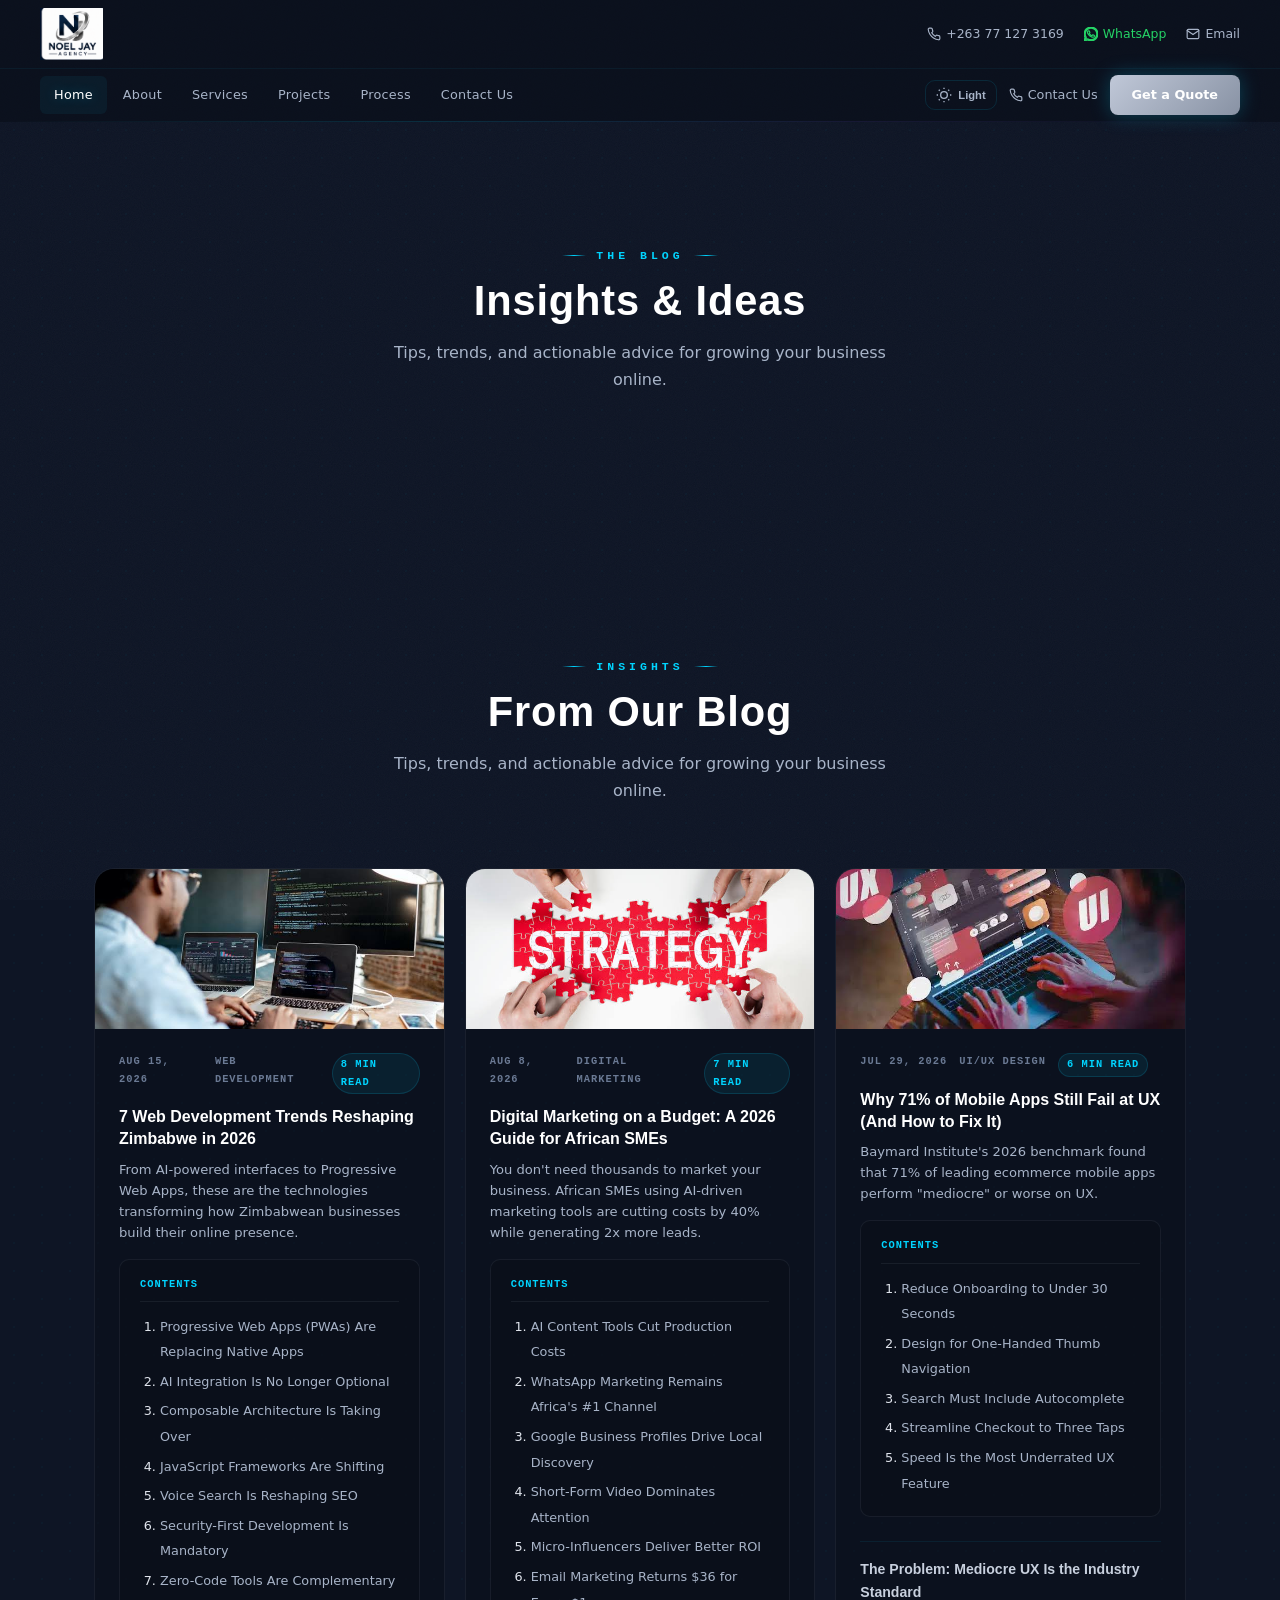
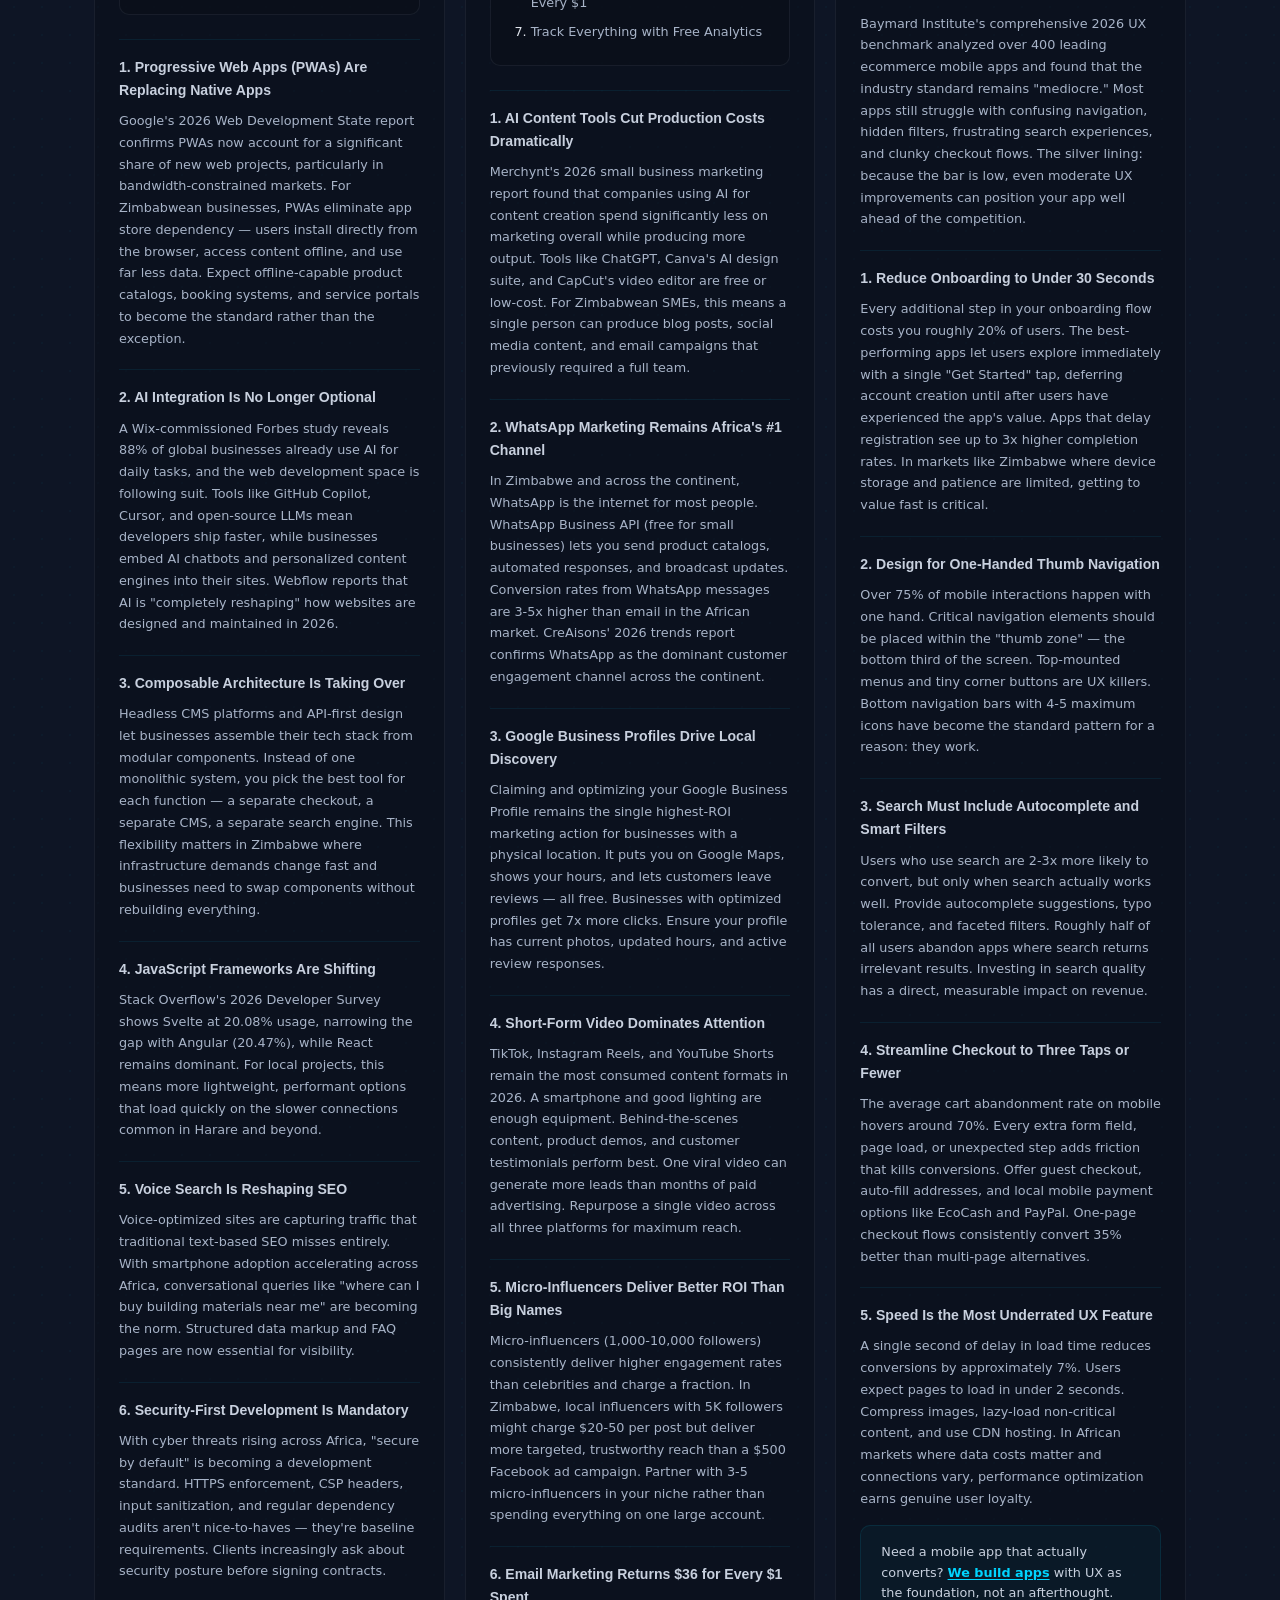
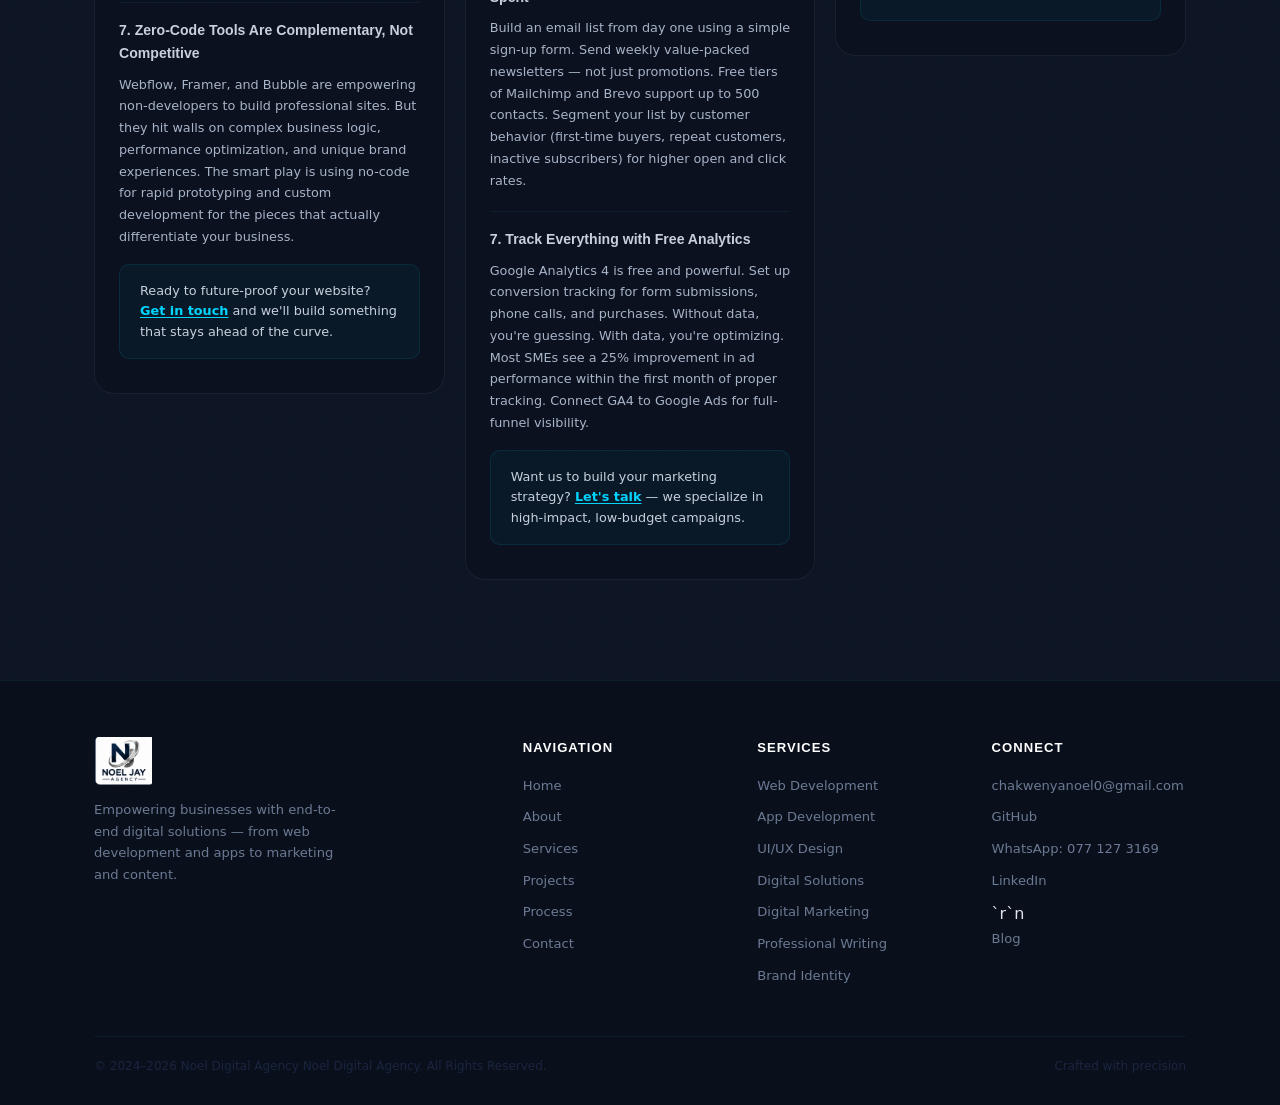
<file: blog.html>
﻿<!DOCTYPE html>
<html lang="en">
<head>
  <meta charset="UTF-8">
  <meta name="viewport" content="width=device-width, initial-scale=1.0">
  <meta name="theme-color" content="#00162D">
  <meta name="color-scheme" content="dark">
  <title>Blog - Noel Digital Agency</title>
  <meta name="description" content="Insights, trends, and actionable advice on web development, app creation, UI/UX design, digital marketing, and professional writing by Noel Chakwenya." />
  <meta name="keywords" content="blog, web development trends, digital marketing, UI/UX design, Zimbabwe business insights, Noel Digital Agency blog">
  <link rel="icon" href="loggo.png" type="image/png">
  <link rel="icon" href="data:image/svg+xml,<svg xmlns='http://www.w3.org/2000/svg' viewBox='0 0 64 64'><rect width='64' height='64' rx='14' fill='%230A0F1A'/><text x='32' y='44' font-family='Arial,sans-serif' font-weight='bold' font-size='36' fill='%23C0C8D8' text-anchor='middle'>N</text></svg>" type="image/svg+xml">
  <link rel="manifest" href="manifest.json">
  <link rel="alternate" type="application/rss+xml" title="Noel Digital Agency Blog" href="feed.xml">
  <link rel="preconnect" href="https://fonts.googleapis.com">
  <link rel="preconnect" href="https://fonts.gstatic.com" crossorigin>
  <link rel="dns-prefetch" href="https://fonts.googleapis.com">
  <link rel="stylesheet" href="styles.css?v=12">
  <link rel="canonical" href="https://noeljaywolf-create.github.io/noel-digital-agency/blog.html">
  <script type="application/ld+json">
  {"@context":"https://schema.org","@type":"BreadcrumbList","itemListElement":[{"@type":"ListItem","position":1,"name":"Home","item":"https://noeljaywolf-create.github.io/noel-digital-agency/"},{"@type":"ListItem","position":2,"name":"Blog","item":"https://noeljaywolf-create.github.io/noel-digital-agency/blog.html"}]}
  </script>
</head>
<body>
<header class="topbar" id="topbar">
    <div class="topbar-strip">
      <div class="topbar-strip-left">
        <a href="index.html"><img src="loggo.png" alt="Noel Digital Agency" width="52" height="52" loading="lazy"></a>
      </div>
      <div class="topbar-strip-right">
        <a href="tel:+263771273169">
          <svg viewBox="0 0 24 24" fill="none" stroke="currentColor" stroke-width="2" stroke-linecap="round" stroke-linejoin="round"><path d="M22 16.92v3a2 2 0 0 1-2.18 2 19.79 19.79 0 0 1-8.63-3.07 19.5 19.5 0 0 1-6-6 19.79 19.79 0 0 1-3.07-8.67A2 2 0 0 1 4.11 2h3a2 2 0 0 1 2 1.72c.127.96.361 1.903.7 2.81a2 2 0 0 1-.45 2.11L8.09 9.91a16 16 0 0 0 6 6l1.27-1.27a2 2 0 0 1 2.11-.45c.907.339 1.85.573 2.81.7A2 2 0 0 1 22 16.92z"/></svg>
          +263 77 127 3169
        </a>
        <a href="https://wa.me/263771273169" target="_blank" rel="noopener noreferrer" class="wa-link">
          <svg viewBox="0 0 24 24" fill="currentColor"><path d="M17.472 14.382c-.297-.149-1.758-.867-2.03-.967-.273-.099-.471-.148-.67.15-.197.297-.767.966-.94 1.164-.173.199-.347.223-.644.075-.297-.15-1.255-.463-2.39-1.475-.883-.788-1.48-1.761-1.653-2.059-.173-.297-.018-.458.13-.606.134-.133.298-.347.446-.52.149-.174.198-.298.298-.497.099-.198.05-.371-.025-.52-.075-.149-.669-1.612-.916-2.207-.242-.579-.487-.5-.669-.51-.173-.008-.371-.01-.57-.01-.198 0-.52.074-.792.372-.272.297-1.04 1.016-1.04 2.479 0 1.462 1.065 2.875 1.213 3.074.149.198 2.096 3.2 5.077 4.487.709.306 1.262.489 1.694.625.712.227 1.36.195 1.871.118.571-.085 1.758-.719 2.006-1.413.248-.694.248-1.289.173-1.413-.074-.124-.272-.198-.57-.347m-5.421 7.403h-.004a9.87 9.87 0 01-5.031-1.378l-.361-.214-3.741.982.998-3.648-.235-.374a9.86 9.86 0 01-1.51-5.26c.001-5.45 4.436-9.884 9.888-9.884 2.64 0 5.122 1.03 6.988 2.898a9.825 9.825 0 012.893 6.994c-.003 5.45-4.437 9.884-9.885 9.884m8.413-18.297A11.815 11.815 0 0012.05 0C5.495 0 .16 5.335.157 11.892c0 2.096.547 4.142 1.588 5.945L.057 24l6.305-1.654a11.882 11.882 0 005.683 1.448h.005c6.554 0 11.89-5.335 11.893-11.893a11.821 11.821 0 00-3.48-8.413z"/></svg>
          WhatsApp
        </a>
        <a href="mailto:chakwenyanoel0@gmail.com">
          <svg viewBox="0 0 24 24" fill="none" stroke="currentColor" stroke-width="2" stroke-linecap="round" stroke-linejoin="round"><path d="M4 4h16c1.1 0 2 .9 2 2v12c0 1.1-.9 2-2 2H4c-1.1 0-2-.9-2-2V6c0-1.1.9-2 2-2z"/><polyline points="22,6 12,13 2,6"/></svg>
          Email
        </a>
      </div>
    </div>
    <div class="topbar-main">
      <nav class="topbar-nav" id="topnav">
        <a href="index.html" class="active">Home</a>
        <a href="about.html">About</a>
        <a href="services.html">Services</a>
        <a href="portfolio.html">Projects</a>
        <a href="process.html">Process</a>
        <a href="contact.html">Contact Us</a>
      </nav>
      <div class="topbar-actions">
        <button class="theme-toggle" id="themeToggle" aria-label="Toggle theme">
          <svg viewBox="0 0 24 24"><circle cx="12" cy="12" r="5"/><line x1="12" y1="1" x2="12" y2="3"/><line x1="12" y1="21" x2="12" y2="23"/><line x1="4.22" y1="4.22" x2="5.64" y2="5.64"/><line x1="18.36" y1="18.36" x2="19.78" y2="19.78"/><line x1="1" y1="12" x2="3" y2="12"/><line x1="21" y1="12" x2="23" y2="12"/><line x1="4.22" y1="19.78" x2="5.64" y2="18.36"/><line x1="18.36" y1="5.64" x2="19.78" y2="4.22"/></svg>
          <span class="theme-label">Light</span>
        </button>
        <a href="contact.html" class="contact-link">
          <svg viewBox="0 0 24 24" fill="none" stroke="currentColor" stroke-width="2" stroke-linecap="round" stroke-linejoin="round"><path d="M22 16.92v3a2 2 0 0 1-2.18 2 19.79 19.79 0 0 1-8.63-3.07 19.5 19.5 0 0 1-6-6 19.79 19.79 0 0 1-3.07-8.67A2 2 0 0 1 4.11 2h3a2 2 0 0 1 2 1.72c.127.96.361 1.903.7 2.81a2 2 0 0 1-.45 2.11L8.09 9.91a16 16 0 0 0 6 6l1.27-1.27a2 2 0 0 1 2.11-.45c.907.339 1.85.573 2.81.7A2 2 0 0 1 22 16.92z"/></svg>
          Contact Us
        </a>
        <a href="contact.html" class="topbar-cta">Get a Quote</a>
      </div>
      <button class="menu-btn" id="menuBtn" aria-label="Toggle menu">
        <span></span><span></span><span></span>
      </button>
    </div>
  </header>
<main>
  <section class="sec" style="padding-top:130px">
    <div class="container">
      <div class="sec-head" style="text-align:center">
        <div class="sec-label">The Blog</div>
        <h2 class="sec-title">Insights &amp; Ideas</h2>
        <p class="sec-sub">Tips, trends, and actionable advice for growing your business online.</p>
      </div>
    </div>
  </section>
<section class="sec" id="blog">
    <div class="container">
      <div class="sec-head" style="text-align:center">
        <div class="sec-label">Insights</div>
        <h2 class="sec-title">From Our Blog</h2>
        <p class="sec-sub">Tips, trends, and actionable advice for growing your business online.</p>
      </div>
      <div class="blog-grid">

        <article class="blog-card">
          <div class="blog-img" style="background:linear-gradient(135deg,rgba(192,200,216,.12),rgba(136,146,164,.08));background-image:url('web%20developer.jfif');background-size:cover;background-position:center"></div>
          <div class="blog-body">
            <div class="blog-meta"><span>Aug 15, 2026</span><span>Web Development</span><span class="blog-readtime">8 min read</span></div>
            <h3>7 Web Development Trends Reshaping Zimbabwe in 2026</h3>
            <p>From AI-powered interfaces to Progressive Web Apps, these are the technologies transforming how Zimbabwean businesses build their online presence.</p>
            <div class="blog-content open" style="max-height:5000px">
                          <nav class="blog-toc" aria-label="Table of Contents">
              <h5>Contents</h5>
              <ol>
                <li><a href="#trend-1">Progressive Web Apps (PWAs) Are Replacing Native Apps</a></li>
                <li><a href="#trend-2">AI Integration Is No Longer Optional</a></li>
                <li><a href="#trend-3">Composable Architecture Is Taking Over</a></li>
                <li><a href="#trend-4">JavaScript Frameworks Are Shifting</a></li>
                <li><a href="#trend-5">Voice Search Is Reshaping SEO</a></li>
                <li><a href="#trend-6">Security-First Development Is Mandatory</a></li>
                <li><a href="#trend-7">Zero-Code Tools Are Complementary</a></li>
              </ol>
            </nav>            <h4 id="trend-1">1. Progressive Web Apps (PWAs) Are Replacing Native Apps</h4>
              <p>Google's 2026 Web Development State report confirms PWAs now account for a significant share of new web projects, particularly in bandwidth-constrained markets. For Zimbabwean businesses, PWAs eliminate app store dependency — users install directly from the browser, access content offline, and use far less data. Expect offline-capable product catalogs, booking systems, and service portals to become the standard rather than the exception.</p>
              <h4 id="trend-2">2. AI Integration Is No Longer Optional</h4>
              <p>A Wix-commissioned Forbes study reveals 88% of global businesses already use AI for daily tasks, and the web development space is following suit. Tools like GitHub Copilot, Cursor, and open-source LLMs mean developers ship faster, while businesses embed AI chatbots and personalized content engines into their sites. Webflow reports that AI is "completely reshaping" how websites are designed and maintained in 2026.</p>
              <h4 id="trend-3">3. Composable Architecture Is Taking Over</h4>
              <p>Headless CMS platforms and API-first design let businesses assemble their tech stack from modular components. Instead of one monolithic system, you pick the best tool for each function — a separate checkout, a separate CMS, a separate search engine. This flexibility matters in Zimbabwe where infrastructure demands change fast and businesses need to swap components without rebuilding everything.</p>
              <h4 id="trend-4">4. JavaScript Frameworks Are Shifting</h4>
              <p>Stack Overflow's 2026 Developer Survey shows Svelte at 20.08% usage, narrowing the gap with Angular (20.47%), while React remains dominant. For local projects, this means more lightweight, performant options that load quickly on the slower connections common in Harare and beyond.</p>
              <h4 id="trend-5">5. Voice Search Is Reshaping SEO</h4>
              <p>Voice-optimized sites are capturing traffic that traditional text-based SEO misses entirely. With smartphone adoption accelerating across Africa, conversational queries like "where can I buy building materials near me" are becoming the norm. Structured data markup and FAQ pages are now essential for visibility.</p>
              <h4 id="trend-6">6. Security-First Development Is Mandatory</h4>
              <p>With cyber threats rising across Africa, "secure by default" is becoming a development standard. HTTPS enforcement, CSP headers, input sanitization, and regular dependency audits aren't nice-to-haves — they're baseline requirements. Clients increasingly ask about security posture before signing contracts.</p>
              <h4 id="trend-7">7. Zero-Code Tools Are Complementary, Not Competitive</h4>
              <p>Webflow, Framer, and Bubble are empowering non-developers to build professional sites. But they hit walls on complex business logic, performance optimization, and unique brand experiences. The smart play is using no-code for rapid prototyping and custom development for the pieces that actually differentiate your business.</p>
              <p class="blog-cta">Ready to future-proof your website? <a href="contact.html">Get in touch</a> and we'll build something that stays ahead of the curve.</p>
            </div>
            
          </div>
        </article>

        <article class="blog-card">
          <div class="blog-img" style="background:linear-gradient(135deg,rgba(168,180,200,.1),rgba(192,200,216,.06));background-image:url('strategy.jfif');background-size:cover;background-position:center"></div>
          <div class="blog-body">
            <div class="blog-meta"><span>Aug 8, 2026</span><span>Digital Marketing</span><span class="blog-readtime">7 min read</span></div>
            <h3>Digital Marketing on a Budget: A 2026 Guide for African SMEs</h3>
            <p>You don't need thousands to market your business. African SMEs using AI-driven marketing tools are cutting costs by 40% while generating 2x more leads.</p>
            <div class="blog-content open" style="max-height:5000px">
                          <nav class="blog-toc" aria-label="Table of Contents">
              <h5>Contents</h5>
              <ol>
                <li><a href="#tip-1">AI Content Tools Cut Production Costs</a></li>
                <li><a href="#tip-2">WhatsApp Marketing Remains Africa's #1 Channel</a></li>
                <li><a href="#tip-3">Google Business Profiles Drive Local Discovery</a></li>
                <li><a href="#tip-4">Short-Form Video Dominates Attention</a></li>
                <li><a href="#tip-5">Micro-Influencers Deliver Better ROI</a></li>
                <li><a href="#tip-6">Email Marketing Returns $36 for Every $1</a></li>
                <li><a href="#tip-7">Track Everything with Free Analytics</a></li>
              </ol>
            </nav>            <h4 id="tip-1">1. AI Content Tools Cut Production Costs Dramatically</h4>
              <p>Merchynt's 2026 small business marketing report found that companies using AI for content creation spend significantly less on marketing overall while producing more output. Tools like ChatGPT, Canva's AI design suite, and CapCut's video editor are free or low-cost. For Zimbabwean SMEs, this means a single person can produce blog posts, social media content, and email campaigns that previously required a full team.</p>
              <h4 id="tip-2">2. WhatsApp Marketing Remains Africa's #1 Channel</h4>
              <p>In Zimbabwe and across the continent, WhatsApp is the internet for most people. WhatsApp Business API (free for small businesses) lets you send product catalogs, automated responses, and broadcast updates. Conversion rates from WhatsApp messages are 3-5x higher than email in the African market. CreAisons' 2026 trends report confirms WhatsApp as the dominant customer engagement channel across the continent.</p>
              <h4 id="tip-3">3. Google Business Profiles Drive Local Discovery</h4>
              <p>Claiming and optimizing your Google Business Profile remains the single highest-ROI marketing action for businesses with a physical location. It puts you on Google Maps, shows your hours, and lets customers leave reviews — all free. Businesses with optimized profiles get 7x more clicks. Ensure your profile has current photos, updated hours, and active review responses.</p>
              <h4 id="tip-4">4. Short-Form Video Dominates Attention</h4>
              <p>TikTok, Instagram Reels, and YouTube Shorts remain the most consumed content formats in 2026. A smartphone and good lighting are enough equipment. Behind-the-scenes content, product demos, and customer testimonials perform best. One viral video can generate more leads than months of paid advertising. Repurpose a single video across all three platforms for maximum reach.</p>
              <h4 id="tip-5">5. Micro-Influencers Deliver Better ROI Than Big Names</h4>
              <p>Micro-influencers (1,000-10,000 followers) consistently deliver higher engagement rates than celebrities and charge a fraction. In Zimbabwe, local influencers with 5K followers might charge $20-50 per post but deliver more targeted, trustworthy reach than a $500 Facebook ad campaign. Partner with 3-5 micro-influencers in your niche rather than spending everything on one large account.</p>
              <h4 id="tip-6">6. Email Marketing Returns $36 for Every $1 Spent</h4>
              <p>Build an email list from day one using a simple sign-up form. Send weekly value-packed newsletters — not just promotions. Free tiers of Mailchimp and Brevo support up to 500 contacts. Segment your list by customer behavior (first-time buyers, repeat customers, inactive subscribers) for higher open and click rates.</p>
              <h4 id="tip-7">7. Track Everything with Free Analytics</h4>
              <p>Google Analytics 4 is free and powerful. Set up conversion tracking for form submissions, phone calls, and purchases. Without data, you're guessing. With data, you're optimizing. Most SMEs see a 25% improvement in ad performance within the first month of proper tracking. Connect GA4 to Google Ads for full-funnel visibility.</p>
              <p class="blog-cta">Want us to build your marketing strategy? <a href="contact.html">Let's talk</a> — we specialize in high-impact, low-budget campaigns.</p>
            </div>
            
          </div>
        </article>

        <article class="blog-card">
          <div class="blog-img" style="background:linear-gradient(135deg,rgba(192,200,216,.08),rgba(136,146,164,.05));background-image:url('ui%20ux.jfif');background-size:cover;background-position:center"></div>
          <div class="blog-body">
            <div class="blog-meta"><span>Jul 29, 2026</span><span>UI/UX Design</span><span class="blog-readtime">6 min read</span></div>
            <h3>Why 71% of Mobile Apps Still Fail at UX (And How to Fix It)</h3>
            <p>Baymard Institute's 2026 benchmark found that 71% of leading ecommerce mobile apps perform "mediocre" or worse on UX.</p>
            <div class="blog-content open" style="max-height:5000px">
                          <nav class="blog-toc" aria-label="Table of Contents">
              <h5>Contents</h5>
              <ol>
                <li><a href="#ux-1">Reduce Onboarding to Under 30 Seconds</a></li>
                <li><a href="#ux-2">Design for One-Handed Thumb Navigation</a></li>
                <li><a href="#ux-3">Search Must Include Autocomplete</a></li>
                <li><a href="#ux-4">Streamline Checkout to Three Taps</a></li>
                <li><a href="#ux-5">Speed Is the Most Underrated UX Feature</a></li>
              </ol>
            </nav>            <h4 id="ux-problem">The Problem: Mediocre UX Is the Industry Standard</h4>
              <p>Baymard Institute's comprehensive 2026 UX benchmark analyzed over 400 leading ecommerce mobile apps and found that the industry standard remains "mediocre." Most apps still struggle with confusing navigation, hidden filters, frustrating search experiences, and clunky checkout flows. The silver lining: because the bar is low, even moderate UX improvements can position your app well ahead of the competition.</p>
              <h4 id="ux-1">1. Reduce Onboarding to Under 30 Seconds</h4>
              <p>Every additional step in your onboarding flow costs you roughly 20% of users. The best-performing apps let users explore immediately with a single "Get Started" tap, deferring account creation until after users have experienced the app's value. Apps that delay registration see up to 3x higher completion rates. In markets like Zimbabwe where device storage and patience are limited, getting to value fast is critical.</p>
              <h4 id="ux-2">2. Design for One-Handed Thumb Navigation</h4>
              <p>Over 75% of mobile interactions happen with one hand. Critical navigation elements should be placed within the "thumb zone" — the bottom third of the screen. Top-mounted menus and tiny corner buttons are UX killers. Bottom navigation bars with 4-5 maximum icons have become the standard pattern for a reason: they work.</p>
              <h4 id="ux-3">3. Search Must Include Autocomplete and Smart Filters</h4>
              <p>Users who use search are 2-3x more likely to convert, but only when search actually works well. Provide autocomplete suggestions, typo tolerance, and faceted filters. Roughly half of all users abandon apps where search returns irrelevant results. Investing in search quality has a direct, measurable impact on revenue.</p>
              <h4 id="ux-4">4. Streamline Checkout to Three Taps or Fewer</h4>
              <p>The average cart abandonment rate on mobile hovers around 70%. Every extra form field, page load, or unexpected step adds friction that kills conversions. Offer guest checkout, auto-fill addresses, and local mobile payment options like EcoCash and PayPal. One-page checkout flows consistently convert 35% better than multi-page alternatives.</p>
              <h4 id="ux-5">5. Speed Is the Most Underrated UX Feature</h4>
              <p>A single second of delay in load time reduces conversions by approximately 7%. Users expect pages to load in under 2 seconds. Compress images, lazy-load non-critical content, and use CDN hosting. In African markets where data costs matter and connections vary, performance optimization earns genuine user loyalty.</p>
              <p class="blog-cta">Need a mobile app that actually converts? <a href="contact.html">We build apps</a> with UX as the foundation, not an afterthought.</p>
            </div>
            
          </div>
        </article>

      </div>
    </div>
  </section>
</main>
<footer>
    <div class="container">
      <div class="ft-grid">
        <div class="ft-brand">
          <a href="index.html"><img src="loggo.png" alt="Noel Digital Agency" height="48" loading="lazy"></a>
          <p>Empowering businesses with end-to-end digital solutions &mdash; from web development and apps to marketing and content.</p>
        </div>
        <div class="ft-col">
          <h5>Navigation</h5>
          <a href="index.html">Home</a>
          <a href="about.html">About</a>
          <a href="services.html">Services</a>
          <a href="portfolio.html">Projects</a>
          <a href="process.html">Process</a>
          <a href="contact.html">Contact</a>
        </div>
        <div class="ft-col">
          <h5>Services</h5>
          <a href="services.html">Web Development</a>
          <a href="services.html">App Development</a>
          <a href="services.html">UI/UX Design</a>
          <a href="services.html">Digital Solutions</a>
          <a href="services.html">Digital Marketing</a>
          <a href="services.html">Professional Writing</a>
          <a href="services.html">Brand Identity</a>
        </div>
        <div class="ft-col">
          <h5>Connect</h5>
          <a href="mailto:chakwenyanoel0@gmail.com">chakwenyanoel0@gmail.com</a>
          <a href="https://github.com/noeljaywolf-create" target="_blank" rel="noopener noreferrer">GitHub</a>
          <a href="https://wa.me/263771273169" target="_blank" rel="noopener noreferrer">WhatsApp: 077 127 3169</a>
          <a href="https://www.linkedin.com/in/noel-chakwenya" target="_blank" rel="noopener noreferrer">LinkedIn</a>`r`n          <a href="blog.html">Blog</a>
        </div>
      </div>
      <div class="ft-bottom">
        <p><span id="copyright-year">&copy; 2024&#8211;2026</span> Noel Digital Agency. All Rights Reserved.</p>
        <p>Crafted with precision</p>
      </div>
    </div>
  </footer>
<!-- Command Palette - include at end of <body> on all pages -->
<div id="cmd-palette" class="cmd-palette" role="dialog" aria-modal="true" aria-label="Command Palette">
  <div class="cmd-backdrop"></div>
  <div class="cmd-window">
    <div class="cmd-header">
      <svg class="cmd-icon" viewBox="0 0 24 24" width="18" height="18"><circle cx="11" cy="11" r="7"/><line x1="16" y1="16" x2="21" y2="21"/></svg>
      <input type="text" id="cmd-input" class="cmd-input" placeholder="Search pages, services, projects..." autocomplete="off" spellcheck="false" autocapitalize="off">
      <kbd class="cmd-shortcut">⌘K</kbd>
    </div>
    <div class="cmd-hint">Type to search &middot; navigate with arrows &middot; open with Enter &middot; Esc to close</div>
    <div id="cmd-results" class="cmd-results"></div>
    <div id="cmd-empty" class="cmd-empty hidden">No results for "<span></span>"</div>
    <div class="cmd-footer">
      <span class="cmd-footer-left">Noel Digital Agency</span>
      <span class="cmd-footer-right">v2026.1</span>
    </div>
  </div>
</div>

<script>
(function() {
  'use strict';

  var indexData = null;
  var currentHighlight = -1;
  var results = [];

  // Load search index
  fetch('search-index.json?v=' + Date.now())
    .then(function(r) { return r.json(); })
    .then(function(data) { indexData = data; })
    .catch(function() { indexData = {pages:[],services:[],blog:[],caseStudies:[],actions:[]}; });

  var palette = document.getElementById('cmd-palette');
  var input = document.getElementById('cmd-input');
  var resultsEl = document.getElementById('cmd-results');
  var emptyEl = document.getElementById('cmd-empty');

  function openPalette() {
    if (!palette) return;
    palette.classList.add('open');
    input.focus();
    input.value = '';
    renderResults([]);
    emptyEl.classList.add('hidden');
    document.body.style.overflow = 'hidden';
  }

  function closePalette() {
    if (!palette) return;
    palette.classList.remove('open');
    document.body.style.overflow = '';
    currentHighlight = -1;
  }

  function search(query) {
    if (!indexData || !query.trim()) return [];
    var q = query.toLowerCase().trim();
    var items = [];

    function addItems(arr, type, icon) {
      arr.forEach(function(item) {
        var hay = (item.title + ' ' + (item.description||'') + ' ' + (item.keywords||'') + ' ' + (item.category||'') + ' ' + (item.metrics||'')).toLowerCase();
        if (hay.indexOf(q) !== -1) {
          items.push({
            type: type,
            title: item.title,
            url: item.url,
            description: item.description || item.category || item.metrics || '',
            icon: icon,
            external: item.url.indexOf('http') === 0 || item.url.indexOf('mailto:') === 0 || item.url.indexOf('wa.me') === 0
          });
        }
      });
    }

    addItems(indexData.pages, 'page', '<svg viewBox="0 0 24 24" width="16" height="16"><rect x="3" y="3" width="7" height="7"/><rect x="14" y="3" width="7" height="7"/><rect x="14" y="14" width="7" height="7"/><rect x="3" y="14" width="7" height="7"/></svg>');
    addItems(indexData.services, 'service', '<svg viewBox="0 0 24 24" width="16" height="16"><polyline points="16 18 22 12 16 6"/><polyline points="8 6 2 12 8 18"/></svg>');
    addItems(indexData.blog, 'blog', '<svg viewBox="0 0 24 24" width="16" height="16"><path d="M14 2H6a2 2 0 0 0-2 2v16a2 2 0 0 0 2 2h12a2 2 0 0 0 2-2V8z"/><polyline points="14 2 14 8 20 8"/></svg>');
    addItems(indexData.caseStudies, 'case', '<svg viewBox="0 0 24 24" width="16" height="16"><path d="M21 15a2 2 0 0 1-2 2H7l-4 4V5a2 2 0 0 1 2-2h14a2 2 0 0 1 2 2z"/></svg>');
    addItems(indexData.actions, 'action', '<svg viewBox="0 0 24 24" width="16" height="16"><line x1="5" y1="12" x2="19" y2="12"/><polyline points="12 5 19 12 12 19"/></svg>');

    return items.slice(0, 10);
  }

  function highlight(text, query) {
    if (!query) return text;
    var parts = text.split(new RegExp('(' + query.replace(/[.*+?^${}()|[\]\\]/g, '\\$&') + ')', 'gi'));
    return parts.map(function(p, i) {
      return i % 2 === 1 ? '<mark>' + p + '</mark>' : p;
    }).join('');
  }

  function renderResults(items) {
    results = items;
    currentHighlight = -1;
    if (items.length === 0) {
      resultsEl.innerHTML = '';
      emptyEl.classList.remove('hidden');
      emptyEl.querySelector('span').textContent = input.value;
      return;
    }
    emptyEl.classList.add('hidden');
    resultsEl.innerHTML = items.map(function(item, i) {
      return '<a href="' + item.url + '" class="cmd-item" data-index="' + i + '"' + (item.external ? ' target="_blank" rel="noopener noreferrer"' : '') + '>' +
        '<span class="cmd-item-icon">' + item.icon + '</span>' +
        '<div class="cmd-item-content">' +
        '<span class="cmd-item-title">' + highlight(item.title, input.value) + '</span>' +
        (item.description ? '<span class="cmd-item-desc">' + highlight(item.description, input.value) + '</span>' : '') +
        '</div>' +
        '<span class="cmd-item-type">' + item.type + '</span>' +
      '</a>';
    }).join('');
  }

  function navigate(dir) {
    var items = resultsEl.querySelectorAll('.cmd-item');
    if (!items.length) return;
    currentHighlight = (currentHighlight + dir + items.length) % items.length;
    items.forEach(function(el, i) {
      el.classList.toggle('highlighted', i === currentHighlight);
    });
    if (items[currentHighlight]) {
      items[currentHighlight].scrollIntoView({block: 'nearest'});
    }
  }

  function selectHighlighted() {
    var items = resultsEl.querySelectorAll('.cmd-item');
    if (currentHighlight >= 0 && items[currentHighlight]) {
      items[currentHighlight].click();
    }
  }

  // Keyboard handlers
  document.addEventListener('keydown', function(e) {
    // Open with ⌘K or Ctrl+K
    if ((e.metaKey || e.ctrlKey) && e.key.toLowerCase() === 'k') {
      e.preventDefault();
      if (palette.classList.contains('open')) {
        closePalette();
      } else {
        openPalette();
      }
    }
    // Escape closes
    if (e.key === 'Escape' && palette.classList.contains('open')) {
      closePalette();
    }
    // Navigation inside palette
    if (palette.classList.contains('open')) {
      if (e.key === 'ArrowDown') { e.preventDefault(); navigate(1); }
      else if (e.key === 'ArrowUp') { e.preventDefault(); navigate(-1); }
      else if (e.key === 'Enter') { e.preventDefault(); selectHighlighted(); }
    }
  });

  // Click backdrop to close
  palette.querySelector('.cmd-backdrop').addEventListener('click', closePalette);

  // Input handler
  input.addEventListener('input', function() {
    renderResults(search(this.value));
  });

  // Click result
  resultsEl.addEventListener('click', function(e) {
    var link = e.target.closest('.cmd-item');
    if (link) {
      closePalette();
    }
  });

  // Expose for debugging
  window.CmdPalette = { open: openPalette, close: closePalette };
})();
</script>
  <script>
    (function(){
      var el=document.getElementById("copyright-year");
      if(el){var y=new Date().getFullYear();var s=2024;el.innerHTML="&copy; "+(y>s?s+"&#8211;"+y:y)+" Noel Digital Agency";}
    })();
  </script>
  <script>
    if ('serviceWorker' in navigator) {
      window.addEventListener('load', function() {
        navigator.serviceWorker.register('sw.js').catch(function(err){console.log('SW registration failed:', err)});
      });
    }
  </script>

</body>
</html>
</file>
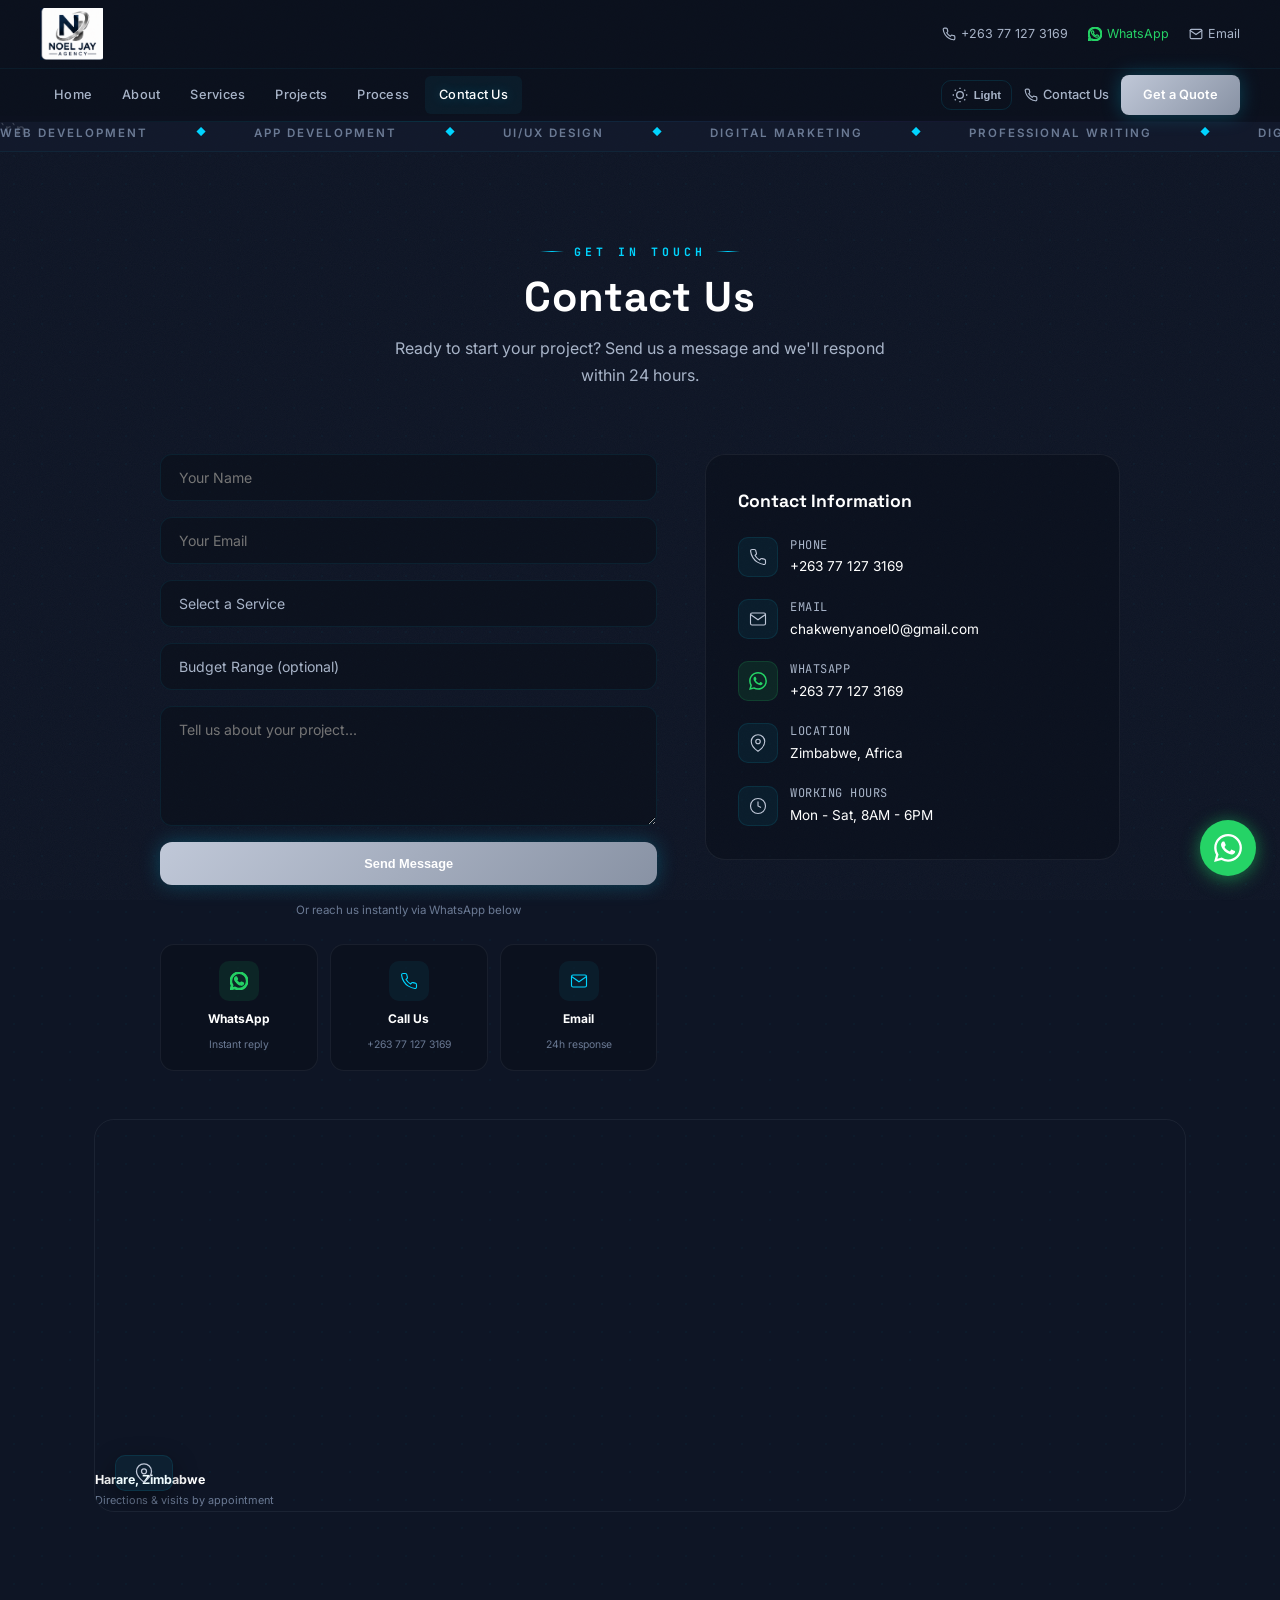
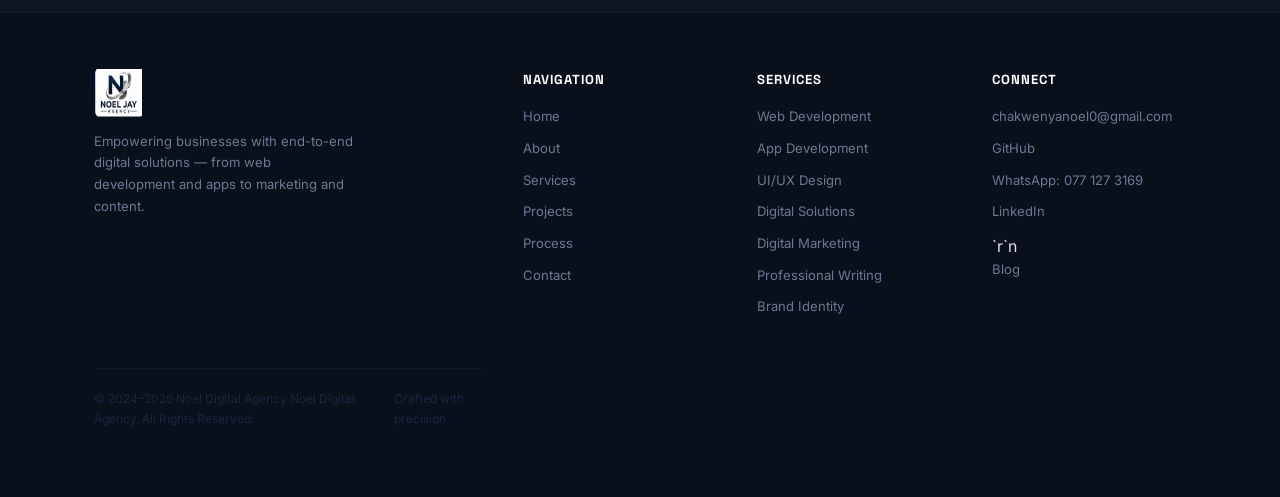
<file: contact.html>
﻿<!DOCTYPE html>
<html lang="en">
<head>
  <meta charset="UTF-8">
  <meta name="viewport" content="width=device-width, initial-scale=1.0">
  <meta name="theme-color" content="#00162D">
  <meta name="color-scheme" content="dark">
  <title>Contact - Noel Digital Agency</title>
  <meta name="description" content="Get in touch with Noel Digital Agency for web development, app creation, UI/UX design, and digital marketing." />
  <meta name="keywords" content="contact Noel Digital Agency, get a quote, web development quote Zimbabwe, WhatsApp, email, Harare">
  <link rel="icon" href="loggo.png" type="image/png">
  <link rel="icon" href="data:image/svg+xml,<svg xmlns='http://www.w3.org/2000/svg' viewBox='0 0 64 64'><rect width='64' height='64' rx='14' fill='%230A0F1A'/><text x='32' y='44' font-family='Arial,sans-serif' font-weight='bold' font-size='36' fill='%23C0C8D8' text-anchor='middle'>N</text></svg>" type="image/svg+xml">
  <link rel="manifest" href="manifest.json">`r`n  <link rel="alternate" type="application/rss+xml" title="Noel Digital Agency Blog" href="feed.xml">
  <script type="application/ld+json">{"@context":"https://schema.org","@type":"ContactPage","name":"Contact - Noel Digital Agency","description":"Get in touch with Noel Digital Agency for web development, app creation, UI/UX design, and digital marketing.","url":"contact.html","mainEntity":{"@type":"Organization","name":"Noel Digital Agency","telephone":"+263771273169","email":"chakwenyanoel0@gmail.com","address":{"@type":"PostalAddress","addressCountry":"ZW"}}}</script>
  <meta property="og:type" content="website">
  <meta property="og:site_name" content="Noel Digital Agency">
  <meta property="og:title" content="Contact - Noel Digital Agency">
  <meta property="og:description" content="Get in touch with Noel Digital Agency for web development, app creation, UI/UX design, and digital marketing.">
  <meta property="og:image" content="loggo.png">
  <meta name="twitter:card" content="summary">
  <link rel="preconnect" href="https://fonts.googleapis.com">
  <link rel="preconnect" href="https://fonts.gstatic.com" crossorigin>
  <link rel="dns-prefetch" href="https://fonts.googleapis.com">
  <link rel="preload" href="loggo.png" as="image">
  <link rel="stylesheet" href="styles.css?v=12">
  <link rel="stylesheet" href="https://fonts.googleapis.com/css2?family=Inter:wght@400;700&family=JetBrains+Mono:wght@400&family=Space+Grotesk:wght@700;800&display=swap">
  <style>
    .contact-layout{display:grid;grid-template-columns:1.2fr 1fr;gap:48px;margin-top:40px;max-width:960px;margin-left:auto;margin-right:auto;position:relative;z-index:1}
    .contact-info-panel{background:var(--glass-bg);border:1px solid var(--glass-border);border-radius:20px;padding:32px;}
    .contact-info-row{display:flex;align-items:center;gap:12px}
    .contact-info-ico{flex-shrink:0;width:40px;height:40px;background:rgba(0,212,255,.06);border:1px solid rgba(0,212,255,.1);border-radius:10px;display:flex;align-items:center;justify-content:center}
    .contact-info-ico.wa{background:rgba(37,211,102,.1);border-color:rgba(37,211,102,.15)}
    .contact-info-label{color:var(--silver);font-size:.75rem;font-family:var(--mono);text-transform:uppercase;letter-spacing:.5px}
    .contact-info-value{color:var(--white);font-size:.85rem}
    .contact-info-value a{color:inherit;transition:color .2s,text-shadow .2s}
    .contact-info-value a:hover{color:var(--neon-cyan);text-shadow:0 0 8px rgba(0,212,255,.3)}
    .contact-form{display:flex;flex-direction:column;gap:16px}
    .contact-form input,.contact-form select,.contact-form textarea{background:rgba(10,15,26,.6);border:1px solid rgba(0,212,255,.08);border-radius:12px;padding:14px 18px;color:var(--off);font-size:.88rem;font-family:var(--font);outline:none;transition:border-color .25s,box-shadow .25s;width:100%}
    .contact-form select{color:var(--silver);appearance:none}
    .contact-form input:focus,.contact-form select:focus,.contact-form textarea:focus{border-color:var(--neon-cyan);box-shadow:0 0 0 3px rgba(0,212,255,.1),0 0 20px rgba(0,212,255,.15)}
    .contact-form textarea{resize:vertical;min-height:120px}
    .contact-form .form-submit{border:none;cursor:pointer;padding:14px 28px;font-size:.9rem;width:100%;border-radius:12px;box-shadow:0 0 20px rgba(0,212,255,.25)}
    .form-success{display:none;text-align:center;padding:40px 20px}
    
    
    
    
    
    
    
    .contact-quick-actions{display:grid;grid-template-columns:repeat(3,1fr);gap:12px;margin-top:24px}
    .contact-quick{display:flex;flex-direction:column;align-items:center;gap:8px;padding:16px 12px;background:var(--glass-bg);border:1px solid var(--glass-border);border-radius:14px;text-decoration:none;transition:border-color .3s,box-shadow .3s,transform .3s;}
    .contact-quick:hover{border-color:rgba(0,212,255,.15);transform:translateY(-2px);box-shadow:0 8px 24px rgba(0,0,0,.2),0 0 8px rgba(0,212,255,.06)}
    .contact-quick-ico{width:40px;height:40px;border-radius:10px;display:flex;align-items:center;justify-content:center}
    .contact-quick-ico svg{width:18px;height:18px;stroke:currentColor;fill:none;stroke-width:1.5}
    .contact-quick-ico.wa-ico{background:rgba(37,211,102,.1);color:#25D366}
    .contact-quick-ico.wa-ico svg{stroke:#25D366}
    .contact-quick-ico.ph-ico{background:rgba(0,212,255,.06);color:var(--neon-cyan)}
    .contact-quick-ico.em-ico{background:rgba(0,212,255,.06);color:var(--neon-cyan)}
    .contact-quick strong{font-size:.75rem;color:var(--white)}
    .contact-quick span{font-size:.65rem;color:var(--grey)}
    @media(max-width:768px){.contact-layout{grid-template-columns:1fr}.contact-quick-actions{grid-template-columns:repeat(3,1fr)}}</style>
  <link rel="canonical" href="https://noeljaywolf-create.github.io/noel-digital-agency/contact.html">
  <script type="application/ld+json">
  {"@context":"https://schema.org","@type":"BreadcrumbList","itemListElement":[{"@type":"ListItem","position":1,"name":"Home","item":"https://noeljaywolf-create.github.io/noel-digital-agency/"},{"@type":"ListItem","position":2,"name":"Contact Us","item":"https://noeljaywolf-create.github.io/noel-digital-agency/contact.html"}]}
  </script>
</head>
<body>
  <header class="topbar" id="topbar">
    <div class="topbar-strip">
      <div class="topbar-strip-left">
        <a href="index.html"><img src="loggo.png" alt="Noel Digital Agency" loading="lazy" width="52" height="52"></a>
      </div>
      <div class="topbar-strip-right">
        <a href="tel:+263771273169"><svg viewBox="0 0 24 24" fill="none" stroke="currentColor" stroke-width="2" stroke-linecap="round" stroke-linejoin="round"><path d="M22 16.92v3a2 2 0 0 1-2.18 2 19.79 19.79 0 0 1-8.63-3.07 19.5 19.5 0 0 1-6-6 19.79 19.79 0 0 1-3.07-8.67A2 2 0 0 1 4.11 2h3a2 2 0 0 1 2 1.72c.127.96.361 1.903.7 2.81a2 2 0 0 1-.45 2.11L8.09 9.91a16 16 0 0 0 6 6l1.27-1.27a2 2 0 0 1 2.11-.45c.907.339 1.85.573 2.81.7A2 2 0 0 1 22 16.92z"/></svg>+263 77 127 3169</a>
        <a href="https://wa.me/263771273169" target="_blank" rel="noopener noreferrer" class="wa-link"><svg viewBox="0 0 24 24" fill="currentColor"><path d="M17.472 14.382c-.297-.149-1.758-.867-2.03-.967-.273-.099-.471-.148-.67.15-.197.297-.767.966-.94 1.164-.173.199-.347.223-.644.075-.297-.15-1.255-.463-2.39-1.475-.883-.788-1.48-1.761-1.653-2.059-.173-.297-.018-.458.13-.606.134-.133.298-.347.446-.52.149-.174.198-.298.298-.497.099-.198.05-.371-.025-.52-.075-.149-.669-1.612-.916-2.207-.242-.579-.487-.5-.669-.51-.173-.008-.371-.01-.57-.01-.198 0-.52.074-.792.372-.272.297-1.04 1.016-1.04 2.479 0 1.462 1.065 2.875 1.213 3.074.149.198 2.096 3.2 5.077 4.487.709.306 1.262.489 1.694.625.712.227 1.36.195 1.871.118.571-.085 1.758-.719 2.006-1.413.248-.694.248-1.289.173-1.413-.074-.124-.272-.198-.57-.347m-5.421 7.403h-.004a9.87 9.87 0 01-5.031-1.378l-.361-.214-3.741.982.998-3.648-.235-.374a9.86 9.86 0 01-1.51-5.26c.001-5.45 4.436-9.884 9.888-9.884 2.64 0 5.122 1.03 6.988 2.898a9.825 9.825 0 012.893 6.994c-.003 5.45-4.437 9.884-9.885 9.884m8.413-18.297A11.815 11.815 0 0012.05 0C5.495 0 .16 5.335.157 11.892c0 2.096.547 4.142 1.588 5.945L.057 24l6.305-1.654a11.882 11.882 0 005.683 1.448h.005c6.554 0 11.89-5.335 11.893-11.893a11.821 11.821 0 00-3.48-8.413z"/></svg>WhatsApp</a>
        <a href="mailto:chakwenyanoel0@gmail.com"><svg viewBox="0 0 24 24" fill="none" stroke="currentColor" stroke-width="2" stroke-linecap="round" stroke-linejoin="round"><path d="M4 4h16c1.1 0 2 .9 2 2v12c0 1.1-.9 2-2 2H4c-1.1 0-2-.9-2-2V6c0-1.1.9-2 2-2z"/><polyline points="22,6 12,13 2,6"/></svg>Email</a>
      </div>
    </div>
    <div class="topbar-main">
      <nav class="topbar-nav" id="topnav">
        <a href="index.html">Home</a>
        <a href="about.html">About</a>
        <a href="services.html">Services</a>
        <a href="portfolio.html">Projects</a>
        <a href="process.html">Process</a>
        <a href="contact.html" class="active">Contact Us</a>
      </nav>
      <div class="topbar-actions">
        <button class="theme-toggle" id="themeToggle" aria-label="Toggle theme">
          <svg viewBox="0 0 24 24"><circle cx="12" cy="12" r="5"/><line x1="12" y1="1" x2="12" y2="3"/><line x1="12" y1="21" x2="12" y2="23"/><line x1="4.22" y1="4.22" x2="5.64" y2="5.64"/><line x1="18.36" y1="18.36" x2="19.78" y2="19.78"/><line x1="1" y1="12" x2="3" y2="12"/><line x1="21" y1="12" x2="23" y2="12"/><line x1="4.22" y1="19.78" x2="5.64" y2="18.36"/><line x1="18.36" y1="5.64" x2="19.78" y2="4.22"/></svg>
          <span class="theme-label">Light</span>
        </button>
        <a href="contact.html" class="contact-link"><svg viewBox="0 0 24 24" fill="none" stroke="currentColor" stroke-width="2" stroke-linecap="round" stroke-linejoin="round"><path d="M22 16.92v3a2 2 0 0 1-2.18 2 19.79 19.79 0 0 1-8.63-3.07 19.5 19.5 0 0 1-6-6 19.79 19.79 0 0 1-3.07-8.67A2 2 0 0 1 4.11 2h3a2 2 0 0 1 2 1.72c.127.96.361 1.903.7 2.81a2 2 0 0 1-.45 2.11L8.09 9.91a16 16 0 0 0 6 6l1.27-1.27a2 2 0 0 1 2.11-.45c.907.339 1.85.573 2.81.7A2 2 0 0 1 22 16.92z"/></svg>Contact Us</a>
        <a href="contact.html" class="topbar-cta">Get a Quote</a>
      </div>
      <button class="menu-btn" id="menuBtn" aria-label="Toggle menu"><span></span><span></span><span></span></button>
    </div>
  </header>
  <div class="marquee"><div class="marquee-track"><span>Web Development</span><i>&#9670;</i><span>App Development</span><i>&#9670;</i><span>UI/UX Design</span><i>&#9670;</i><span>Digital Marketing</span><i>&#9670;</i><span>Professional Writing</span><i>&#9670;</i><span>Digital Solutions</span><i>&#9670;</i><span>Web Development</span><i>&#9670;</i><span>App Development</span><i>&#9670;</i><span>UI/UX Design</span><i>&#9670;</i><span>Digital Marketing</span><i>&#9670;</i><span>Professional Writing</span><i>&#9670;</i><span>Digital Solutions</span><i>&#9670;</i></div></div>

  


<section class="sec">
    <div class="container">
      <div class="sec-head" style="text-align:center">
        <div class="sec-label">Get In Touch</div>
        <h2 class="sec-title">Contact Us</h2>
        <p class="sec-sub">Ready to start your project? Send us a message and we'll respond within 24 hours.</p>
      </div>
      <div class="contact-layout">
        <div>
          <form id="contactForm" class="contact-form" action="https://api.web3forms.com/submit" method="POST" novalidate>
            <input type="hidden" name="access_key" value="34b3656e-e345-4990-a304-a7d3a82d48c8">
            <input type="hidden" name="subject" value="New enquiry from Noel Digital Agency">
            <input type="hidden" name="from_name" value="Noel Digital Agency Website">
            <input type="checkbox" name="botcheck" style="display:none">
            <label for="contactName" class="sr-only">Your Name</label>
            <input type="text" id="contactName" name="name" placeholder="Your Name" required autocomplete="name">
            <label for="contactEmail" class="sr-only">Your Email</label>
            <input type="email" id="contactEmail" name="email" placeholder="Your Email" required autocomplete="email">
            <label for="contactService" class="sr-only">Service</label>
            <select id="contactService" name="service">
              <option value="">Select a Service</option>
              <option value="Web Development">Web Development</option>
              <option value="App Development">App Development</option>
              <option value="UI/UX Design">UI/UX Design</option>
              <option value="Digital Solutions">Digital Solutions</option>
              <option value="Digital Marketing">Digital Marketing</option>
              <option value="Professional Writing">Professional Writing</option>
              <option value="Brand Identity">Brand Identity</option>
            </select>
            <label for="contactBudget" class="sr-only">Budget Range</label>
            <select id="contactBudget" name="budget">
              <option value="">Budget Range (optional)</option>
              <option value="Under $100">Under $100</option>
              <option value="$100 - $500">$100 - $500</option>
              <option value="$500 - $1,000">$500 - $1,000</option>
              <option value="$1,000 - $5,000">$1,000 - $5,000</option>
              <option value="$5,000+">$5,000+</option>
            </select>
            <label for="contactMessage" class="sr-only">Message</label>
            <textarea id="contactMessage" name="message" placeholder="Tell us about your project..." rows="5" required></textarea>
            <button type="submit" class="topbar-cta form-submit">Send Message</button>
            <p class="form-hint" style="font-size:.72rem;color:var(--grey);text-align:center">Or reach us instantly via WhatsApp below</p>
            <div id="formSuccess" class="form-success">
              <div style="width:60px;height:60px;border-radius:50%;background:var(--grad);display:flex;align-items:center;justify-content:center;margin:0 auto 16px"><svg viewBox="0 0 24 24" width="28" height="28" fill="none" stroke="#fff" stroke-width="2.5" aria-hidden="true"><polyline points="20 6 9 17 4 12"/></svg></div>
              <h3 style="font-family:var(--display);color:var(--white);font-size:1.2rem;margin-bottom:8px">Message Sent!</h3>
              <p style="color:var(--silver);font-size:.88rem">We will get back to you within 24 hours.</p>
            </div>
          </form>
          <div class="contact-quick-actions">
            <a href="https://wa.me/263771273169" target="_blank" rel="noopener noreferrer" class="contact-quick">
              <div class="contact-quick-ico wa-ico"><svg viewBox="0 0 24 24"><path d="M17.472 14.382c-.297-.149-1.758-.867-2.03-.967-.273-.099-.471-.148-.67.15-.197.297-.767.966-.94 1.164-.173.199-.347.223-.644.075-.297-.15-1.255-.463-2.39-1.475-.883-.788-1.48-1.761-1.653-2.059-.173-.297-.018-.458.13-.606.134-.133.298-.347.446-.52.149-.174.198-.298.298-.497.099-.198.05-.371-.025-.52-.075-.149-.669-1.612-.916-2.207-.242-.579-.487-.5-.669-.51-.173-.008-.371-.01-.57-.01-.198 0-.52.074-.792.372-.272.297-1.04 1.016-1.04 2.479 0 1.462 1.065 2.875 1.213 3.074.149.198 2.096 3.2 5.077 4.487.709.306 1.262.489 1.694.625.712.227 1.36.195 1.871.118.571-.085 1.758-.719 2.006-1.413.248-.694.248-1.289.173-1.413-.074-.124-.272-.198-.57-.347m-5.421 7.403h-.004a9.87 9.87 0 01-5.031-1.378l-.361-.214-3.741.982.998-3.648-.235-.374a9.86 9.86 0 01-1.51-5.26c.001-5.45 4.436-9.884 9.888-9.884 2.64 0 5.122 1.03 6.988 2.898a9.825 9.825 0 012.893 6.994c-.003 5.45-4.437 9.884-9.885 9.884m8.413-18.297A11.815 11.815 0 0012.05 0C5.495 0 .16 5.335.157 11.892c0 2.096.547 4.142 1.588 5.945L.057 24l6.305-1.654a11.882 11.882 0 005.683 1.448h.005c6.554 0 11.89-5.335 11.893-11.893a11.821 11.821 0 00-3.48-8.413z" fill="currentColor"/></svg></div>
              <strong>WhatsApp</strong><span>Instant reply</span>
            </a>
            <a href="tel:+263771273169" class="contact-quick">
              <div class="contact-quick-ico ph-ico"><svg viewBox="0 0 24 24"><path d="M22 16.92v3a2 2 0 0 1-2.18 2 19.79 19.79 0 0 1-8.63-3.07 19.5 19.5 0 0 1-6-6 19.79 19.79 0 0 1-3.07-8.67A2 2 0 0 1 4.11 2h3a2 2 0 0 1 2 1.72c.127.96.361 1.903.7 2.81a2 2 0 0 1-.45 2.11L8.09 9.91a16 16 0 0 0 6 6l1.27-1.27a2 2 0 0 1 2.11-.45c.907.339 1.85.573 2.81.7A2 2 0 0 1 22 16.92z" stroke="currentColor" fill="none" stroke-width="1.5"/></svg></div>
              <strong>Call Us</strong><span>+263 77 127 3169</span>
            </a>
            <a href="mailto:chakwenyanoel0@gmail.com" class="contact-quick">
              <div class="contact-quick-ico em-ico"><svg viewBox="0 0 24 24"><path d="M4 4h16c1.1 0 2 .9 2 2v12c0 1.1-.9 2-2 2H4c-1.1 0-2-.9-2-2V6c0-1.1.9-2 2-2z" stroke="currentColor" fill="none" stroke-width="1.5"/><polyline points="22,6 12,13 2,6" stroke="currentColor" fill="none" stroke-width="1.5"/></svg></div>
              <strong>Email</strong><span>24h response</span>
            </a>
          </div>
        </div>
        <div>
          <div class="contact-info-panel">
            <h3 style="font-family:var(--display);color:var(--white);font-size:1.1rem;margin-bottom:20px">Contact Information</h3>
            <div style="display:flex;flex-direction:column;gap:20px">
              <div class="contact-info-row">
                <div class="contact-info-ico"><svg viewBox="0 0 24 24" width="18" height="18" fill="none" stroke="var(--accent)" stroke-width="1.5" aria-hidden="true"><path d="M22 16.92v3a2 2 0 0 1-2.18 2 19.79 19.79 0 0 1-8.63-3.07 19.5 19.5 0 0 1-6-6 19.79 19.79 0 0 1-3.07-8.67A2 2 0 0 1 4.11 2h3a2 2 0 0 1 2 1.72c.127.96.361 1.903.7 2.81a2 2 0 0 1-.45 2.11L8.09 9.91a16 16 0 0 0 6 6l1.27-1.27a2 2 0 0 1 2.11-.45c.907.339 1.85.573 2.81.7A2 2 0 0 1 22 16.92z"/></svg></div>
                <div>
                  <div class="contact-info-label">Phone</div>
                  <div class="contact-info-value"><a href="tel:+263771273169">+263 77 127 3169</a></div>
                </div>
              </div>
              <div class="contact-info-row">
                <div class="contact-info-ico"><svg viewBox="0 0 24 24" width="18" height="18" fill="none" stroke="var(--accent)" stroke-width="1.5" aria-hidden="true"><path d="M4 4h16c1.1 0 2 .9 2 2v12c0 1.1-.9 2-2 2H4c-1.1 0-2-.9-2-2V6c0-1.1.9-2 2-2z"/><polyline points="22,6 12,13 2,6"/></svg></div>
                <div>
                  <div class="contact-info-label">Email</div>
                  <div class="contact-info-value"><a href="mailto:chakwenyanoel0@gmail.com">chakwenyanoel0@gmail.com</a></div>
                </div>
              </div>
              <div class="contact-info-row">
                <div class="contact-info-ico wa"><svg viewBox="0 0 24 24" width="18" height="18" fill="#25D366" aria-hidden="true"><path d="M17.472 14.382c-.297-.149-1.758-.867-2.03-.967-.273-.099-.471-.148-.67.15-.197.297-.767.966-.94 1.164-.173.199-.347.223-.644.075-.297-.15-1.255-.463-2.39-1.475-.883-.788-1.48-1.761-1.653-2.059-.173-.297-.018-.458.13-.606.134-.133.298-.347.446-.52.149-.174.198-.298.298-.497.099-.198.05-.371-.025-.52-.075-.149-.669-1.612-.916-2.207-.242-.579-.487-.5-.669-.51-.173-.008-.371-.01-.57-.01-.198 0-.52.074-.792.372-.272.297-1.04 1.016-1.04 2.479 0 1.462 1.065 2.875 1.213 3.074.149.198 2.096 3.2 5.077 4.487.709.306 1.262.489 1.694.625.712.227 1.36.195 1.871.118.571-.085 1.758-.719 2.006-1.413.248-.694.248-1.289.173-1.413-.074-.124-.272-.198-.57-.347m-5.421 7.403h-.004a9.87 9.87 0 01-5.031-1.378l-.361-.214-3.741.982.998-3.648-.235-.374a9.86 9.86 0 01-1.51-5.26c.001-5.45 4.436-9.884 9.888-9.884 2.64 0 5.122 1.03 6.988 2.898a9.825 9.825 0 012.893 6.994c-.003 5.45-4.437 9.884-9.885 9.884m8.413-18.297A11.815 11.815 0 0012.05 0C5.495 0 .16 5.335.157 11.892c0 2.096.547 4.142 1.588 5.945L.057 24l6.305-1.654a11.882 11.882 0 005.683 1.448h.005c6.554 0 11.89-5.335 11.893-11.893a11.821 11.821 0 00-3.48-8.413z"/></svg></div>
                <div>
                  <div class="contact-info-label">WhatsApp</div>
                  <div class="contact-info-value"><a href="https://wa.me/263771273169" target="_blank" rel="noopener noreferrer">+263 77 127 3169</a></div>
                </div>
              </div>
              <div class="contact-info-row">
                <div class="contact-info-ico"><svg viewBox="0 0 24 24" width="18" height="18" fill="none" stroke="var(--accent)" stroke-width="1.5" aria-hidden="true"><path d="M21 10c0 7-9 13-9 13s-9-6-9-13a9 9 0 0 1 18 0z"/><circle cx="12" cy="10" r="3"/></svg></div>
                <div>
                  <div class="contact-info-label">Location</div>
                  <div class="contact-info-value">Zimbabwe, Africa</div>
                </div>
              </div>
              <div class="contact-info-row">
                <div class="contact-info-ico"><svg viewBox="0 0 24 24" width="18" height="18" fill="none" stroke="var(--accent)" stroke-width="1.5" aria-hidden="true"><circle cx="12" cy="12" r="10"/><polyline points="12 6 12 12 16 14"/></svg></div>
                <div>
                  <div class="contact-info-label">Working Hours</div>
                  <div class="contact-info-value">Mon - Sat, 8AM - 6PM</div>
                </div>
              </div>
            </div>
          </div>
        </div>
      </div>

      
          <div class="map-wrap" style="margin-top:48px;border-radius:20px;overflow:hidden;border:1px solid var(--glass-border);position:relative">
        <iframe src="https://www.google.com/maps?q=Harare,Zimbabwe&output=embed" style="width:100%;height:350px;border:0;display:block" allowfullscreen="" loading="lazy" referrerpolicy="no-referrer-when-downgrade" title="Noel Digital Agency Location - Harare, Zimbabwe (Directions)"></iframe>
        <div style="position:absolute;bottom:20px;left:20px;background:var(--glass-bg);border:1px solid var(--glass-border);border-radius:12px;padding:12px 18px;display:flex;align-items:center;gap:10px;box-shadow:0 8px 24px rgba(0,0,0,.4);;height:36px;border-radius:10px;background:rgba(0,212,255,.06);border:1px solid rgba(0,212,255,.1);display:flex;align-items:center;justify-content:center">
            <svg viewBox="0 0 24 24" width="20" height="20" fill="none" stroke="var(--accent)" stroke-width="1.5"><path d="M21 10c0 7-9 13-9 13s-9-6-9-13a9 9 0 0 1 18 0z"/><circle cx="12" cy="10" r="3"/></svg>
          </div>
          <div style="font-size:.78rem;color:var(--white)"><strong>Harare, Zimbabwe</strong><br><span style="font-size:.68rem;color:var(--grey)">Directions &amp; visits by appointment</span></div>
        </div>
      </div>
</div>
  </section>

  <script>
    var cf = document.getElementById('contactForm');
    if (cf) {
      cf.addEventListener('submit', function(e) {
        e.preventDefault();
        var name = cf.name.value.trim();
        var email = cf.email.value.trim();
        var message = cf.message.value.trim();
        var accessKey = cf.querySelector('input[name="access_key"]').value;

        if (!name || !email || !message) return;

        if (accessKey === 'YOUR_ACCESS_KEY_HERE') {
          var service = cf.service.value || 'General enquiry';
          var budget = cf.budget ? cf.budget.value : '';
          var body = [
            'Hi Noel Digital Agency,',
            '',
            'Name: ' + name,
            'Email: ' + email,
            'Service: ' + service,
            budget ? 'Budget: ' + budget : '',
            '',
            message
          ].filter(Boolean).join('\n');
          window.open('https://wa.me/263771273169?text=' + encodeURIComponent(body), '_blank', 'noopener,noreferrer');
        }

        cf.querySelector('.form-submit').textContent = 'Sending...';
        cf.querySelector('.form-submit').disabled = true;

        if (accessKey !== 'YOUR_ACCESS_KEY_HERE') {
          var fd = new FormData(cf);
          fetch('https://api.web3forms.com/submit', {method:'POST',body:fd})
            .then(function(r){return r.json()})
            .then(function(d){
              if(d.success){
                cf.style.display='none';
                document.getElementById('formSuccess').style.display='block';
                setTimeout(function(){cf.reset();cf.style.display='';document.getElementById('formSuccess').style.display='none';cf.querySelector('.form-submit').textContent='Send Message';cf.querySelector('.form-submit').disabled=false},5000);
              } else {
                cf.querySelector('.form-submit').textContent='Send Message';
                cf.querySelector('.form-submit').disabled=false;
              }
            })
            .catch(function(){
              cf.querySelector('.form-submit').textContent='Send Message';
              cf.querySelector('.form-submit').disabled=false;
            });
        } else {
          setTimeout(function(){
            cf.querySelector('.form-submit').textContent = 'Send Message';
            cf.querySelector('.form-submit').disabled = false;
          }, 2000);
        }
      });
    }
  </script>

  <footer>
    <div class="container">
      <div class="ft-grid">
        <div class="ft-brand">
          <a href="index.html"><img src="loggo.png" alt="Noel Digital Agency" height="48" width="48" loading="lazy"></a>
          <p>Empowering businesses with end-to-end digital solutions &mdash; from web development and apps to marketing and content.</p>
        </div>
        <div class="ft-col">
          <h5>Navigation</h5>
          <a href="index.html">Home</a>
          <a href="about.html">About</a>
          <a href="services.html">Services</a>
          <a href="portfolio.html">Projects</a>
          <a href="process.html">Process</a>
          <a href="contact.html">Contact</a>
        </div>
        <div class="ft-col">
          <h5>Services</h5>
          <a href="services.html">Web Development</a>
          <a href="services.html">App Development</a>
          <a href="services.html">UI/UX Design</a>
          <a href="services.html">Digital Solutions</a>
          <a href="services.html">Digital Marketing</a>
          <a href="services.html">Professional Writing</a>
          <a href="services.html">Brand Identity</a>
        </div>
        <div class="ft-col">
          <h5>Connect</h5>
          <a href="mailto:chakwenyanoel0@gmail.com">chakwenyanoel0@gmail.com</a>
          <a href="https://github.com/noeljaywolf-create" target="_blank" rel="noopener noreferrer">GitHub</a>
          <a href="https://wa.me/263771273169" target="_blank" rel="noopener noreferrer">WhatsApp: 077 127 3169</a>
          <a href="https://www.linkedin.com/in/noel-chakwenya" target="_blank" rel="noopener noreferrer">LinkedIn</a>`r`n          <a href="blog.html">Blog</a
        </div>
      </div>
      <div class="ft-bottom">
        <p><span id="copyright-year">&copy; 2024&#8211;2026</span> Noel Digital Agency. All Rights Reserved.</p>
        <p>Crafted with precision</p>
      </div>
    </div>
  </footer>

  <a href="https://wa.me/263771273169" target="_blank" rel="noopener noreferrer" class="wa-float" aria-label="Chat on WhatsApp">
    <span class="wa-float-pulse"></span>
    <svg viewBox="0 0 24 24"><path d="M17.472 14.382c-.297-.149-1.758-.867-2.03-.967-.273-.099-.471-.148-.67.15-.197.297-.767.966-.94 1.164-.173.199-.347.223-.644.075-.297-.15-1.255-.463-2.39-1.475-.883-.788-1.48-1.761-1.653-2.059-.173-.297-.018-.458.13-.606.134-.133.298-.347.446-.52.149-.174.198-.298.298-.497.099-.198.05-.371-.025-.52-.075-.149-.669-1.612-.916-2.207-.242-.579-.487-.5-.669-.51-.173-.008-.371-.01-.57-.01-.198 0-.52.074-.792.372-.272.297-1.04 1.016-1.04 2.479 0 1.462 1.065 2.875 1.213 3.074.149.198 2.096 3.2 5.077 4.487.709.306 1.262.489 1.694.625.712.227 1.36.195 1.871.118.571-.085 1.758-.719 2.006-1.413.248-.694.248-1.289.173-1.413-.074-.124-.272-.198-.57-.347m-5.421 7.403h-.004a9.87 9.87 0 01-5.031-1.378l-.361-.214-3.741.982.998-3.648-.235-.374a9.86 9.86 0 01-1.51-5.26c.001-5.45 4.436-9.884 9.888-9.884 2.64 0 5.122 1.03 6.988 2.898a9.825 9.825 0 012.893 6.994c-.003 5.45-4.437 9.884-9.885 9.884m8.413-18.297A11.815 11.815 0 0012.05 0C5.495 0 .16 5.335.157 11.892c0 2.096.547 4.142 1.588 5.945L.057 24l6.305-1.654a11.882 11.882 0 005.683 1.448h.005c6.554 0 11.89-5.335 11.893-11.893a11.821 11.821 0 00-3.48-8.413z"/></svg>
  </a>
  <button class="btt" id="btt" aria-label="Back to top"><svg viewBox="0 0 24 24"><polyline points="18 15 12 9 6 15"/></svg></button>

  <script>
    var menuBtn=document.getElementById('menuBtn'),topnav=document.getElementById('topnav');
    if(menuBtn)menuBtn.addEventListener('click',function(){menuBtn.classList.toggle('active');topnav.classList.toggle('active')});
    if(topnav)topnav.querySelectorAll('a').forEach(function(l){l.addEventListener('click',function(){menuBtn.classList.remove('active');topnav.classList.remove('active')})});
    window.addEventListener('scroll',function(){document.getElementById('topbar').classList.toggle('scrolled',window.scrollY>50)});
var btt=document.getElementById('btt');
    if(btt){window.addEventListener('scroll',function(){btt.classList.toggle('show',window.scrollY>400)});btt.addEventListener('click',function(){window.scrollTo({top:0,behavior:'smooth'})})}
    var tt=document.getElementById('themeToggle');
    if(tt){var st=localStorage.getItem('theme');if(st==='light'){document.body.classList.add('light');tt.querySelector('.theme-label').textContent='Dark'}tt.addEventListener('click',function(){document.body.classList.toggle('light');var il=document.body.classList.contains('light');tt.querySelector('.theme-label').textContent=il?'Dark':'Light';localStorage.setItem('theme',il?'light':'dark')})}
  </script>

<!-- Command Palette - include at end of <body> on all pages -->
<div id="cmd-palette" class="cmd-palette" role="dialog" aria-modal="true" aria-label="Command Palette">
  <div class="cmd-backdrop"></div>
  <div class="cmd-window">
    <div class="cmd-header">
      <svg class="cmd-icon" viewBox="0 0 24 24" width="18" height="18"><circle cx="11" cy="11" r="7"/><line x1="16" y1="16" x2="21" y2="21"/></svg>
      <input type="text" id="cmd-input" class="cmd-input" placeholder="Search pages, services, projects..." autocomplete="off" spellcheck="false" autocapitalize="off">
      <kbd class="cmd-shortcut">⌘K</kbd>
    </div>
    <div class="cmd-hint">Type to search · ↑↓ navigate · ⏎ open · Esc close</div>
    <div id="cmd-results" class="cmd-results"></div>
    <div id="cmd-empty" class="cmd-empty hidden">No results for "<span></span>"</div>
    <div class="cmd-footer">
      <span class="cmd-footer-left">Noel Digital Agency</span>
      <span class="cmd-footer-right">v2026.1</span>
    </div>
  </div>
</div>

<script>
(function() {
  'use strict';

  var indexData = null;
  var currentHighlight = -1;
  var results = [];

  // Load search index
  fetch('search-index.json?v=' + Date.now())
    .then(function(r) { return r.json(); })
    .then(function(data) { indexData = data; })
    .catch(function() { indexData = {pages:[],services:[],blog:[],caseStudies:[],actions:[]}; });

  var palette = document.getElementById('cmd-palette');
  var input = document.getElementById('cmd-input');
  var resultsEl = document.getElementById('cmd-results');
  var emptyEl = document.getElementById('cmd-empty');

  function openPalette() {
    if (!palette) return;
    palette.classList.add('open');
    input.focus();
    input.value = '';
    renderResults([]);
    emptyEl.classList.add('hidden');
    document.body.style.overflow = 'hidden';
  }

  function closePalette() {
    if (!palette) return;
    palette.classList.remove('open');
    document.body.style.overflow = '';
    currentHighlight = -1;
  }

  function search(query) {
    if (!indexData || !query.trim()) return [];
    var q = query.toLowerCase().trim();
    var items = [];

    function addItems(arr, type, icon) {
      arr.forEach(function(item) {
        var hay = (item.title + ' ' + (item.description||'') + ' ' + (item.keywords||'') + ' ' + (item.category||'') + ' ' + (item.metrics||'')).toLowerCase();
        if (hay.indexOf(q) !== -1) {
          items.push({
            type: type,
            title: item.title,
            url: item.url,
            description: item.description || item.category || item.metrics || '',
            icon: icon,
            external: item.url.indexOf('http') === 0 || item.url.indexOf('mailto:') === 0 || item.url.indexOf('wa.me') === 0
          });
        }
      });
    }

    addItems(indexData.pages, 'page', '<svg viewBox="0 0 24 24" width="16" height="16"><rect x="3" y="3" width="7" height="7"/><rect x="14" y="3" width="7" height="7"/><rect x="14" y="14" width="7" height="7"/><rect x="3" y="14" width="7" height="7"/></svg>');
    addItems(indexData.services, 'service', '<svg viewBox="0 0 24 24" width="16" height="16"><polyline points="16 18 22 12 16 6"/><polyline points="8 6 2 12 8 18"/></svg>');
    addItems(indexData.blog, 'blog', '<svg viewBox="0 0 24 24" width="16" height="16"><path d="M14 2H6a2 2 0 0 0-2 2v16a2 2 0 0 0 2 2h12a2 2 0 0 0 2-2V8z"/><polyline points="14 2 14 8 20 8"/></svg>');
    addItems(indexData.caseStudies, 'case', '<svg viewBox="0 0 24 24" width="16" height="16"><path d="M21 15a2 2 0 0 1-2 2H7l-4 4V5a2 2 0 0 1 2-2h14a2 2 0 0 1 2 2z"/></svg>');
    addItems(indexData.actions, 'action', '<svg viewBox="0 0 24 24" width="16" height="16"><line x1="5" y1="12" x2="19" y2="12"/><polyline points="12 5 19 12 12 19"/></svg>');

    return items.slice(0, 10);
  }

  function highlight(text, query) {
    if (!query) return text;
    var parts = text.split(new RegExp('(' + query.replace(/[.*+?^${}()|[\]\\]/g, '\\$&') + ')', 'gi'));
    return parts.map(function(p, i) {
      return i % 2 === 1 ? '<mark>' + p + '</mark>' : p;
    }).join('');
  }

  function renderResults(items) {
    results = items;
    currentHighlight = -1;
    if (items.length === 0) {
      resultsEl.innerHTML = '';
      emptyEl.classList.remove('hidden');
      emptyEl.querySelector('span').textContent = input.value;
      return;
    }
    emptyEl.classList.add('hidden');
    resultsEl.innerHTML = items.map(function(item, i) {
      return '<a href="' + item.url + '" class="cmd-item" data-index="' + i + '"' + (item.external ? ' target="_blank" rel="noopener noreferrer"' : '') + '>' +
        '<span class="cmd-item-icon">' + item.icon + '</span>' +
        '<div class="cmd-item-content">' +
        '<span class="cmd-item-title">' + highlight(item.title, input.value) + '</span>' +
        (item.description ? '<span class="cmd-item-desc">' + highlight(item.description, input.value) + '</span>' : '') +
        '</div>' +
        '<span class="cmd-item-type">' + item.type + '</span>' +
      '</a>';
    }).join('');
  }

  function navigate(dir) {
    var items = resultsEl.querySelectorAll('.cmd-item');
    if (!items.length) return;
    currentHighlight = (currentHighlight + dir + items.length) % items.length;
    items.forEach(function(el, i) {
      el.classList.toggle('highlighted', i === currentHighlight);
    });
    if (items[currentHighlight]) {
      items[currentHighlight].scrollIntoView({block: 'nearest'});
    }
  }

  function selectHighlighted() {
    var items = resultsEl.querySelectorAll('.cmd-item');
    if (currentHighlight >= 0 && items[currentHighlight]) {
      items[currentHighlight].click();
    }
  }

  // Keyboard handlers
  document.addEventListener('keydown', function(e) {
    // Open with ⌘K or Ctrl+K
    if ((e.metaKey || e.ctrlKey) && e.key.toLowerCase() === 'k') {
      e.preventDefault();
      if (palette.classList.contains('open')) {
        closePalette();
      } else {
        openPalette();
      }
    }
    // Escape closes
    if (e.key === 'Escape' && palette.classList.contains('open')) {
      closePalette();
    }
    // Navigation inside palette
    if (palette.classList.contains('open')) {
      if (e.key === 'ArrowDown') { e.preventDefault(); navigate(1); }
      else if (e.key === 'ArrowUp') { e.preventDefault(); navigate(-1); }
      else if (e.key === 'Enter') { e.preventDefault(); selectHighlighted(); }
    }
  });

  // Click backdrop to close
  palette.querySelector('.cmd-backdrop').addEventListener('click', closePalette);

  // Input handler
  input.addEventListener('input', function() {
    renderResults(search(this.value));
  });

  // Click result
  resultsEl.addEventListener('click', function(e) {
    var link = e.target.closest('.cmd-item');
    if (link) {
      closePalette();
    }
  });

  // Expose for debugging
  window.CmdPalette = { open: openPalette, close: closePalette };
})();
</script>
  <script>
    (function(){
      var el=document.getElementById("copyright-year");
      if(el){var y=new Date().getFullYear();var s=2024;el.innerHTML="&copy; "+(y>s?s+"&#8211;"+y:y)+" Noel Digital Agency";}
    })();
  </script>
  <script>
    if ('serviceWorker' in navigator) {
      window.addEventListener('load', function() {
        navigator.serviceWorker.register('sw.js').catch(function(err){console.log('SW registration failed:', err)});
      });
    }
  </script>
</body>
</html>
</file>
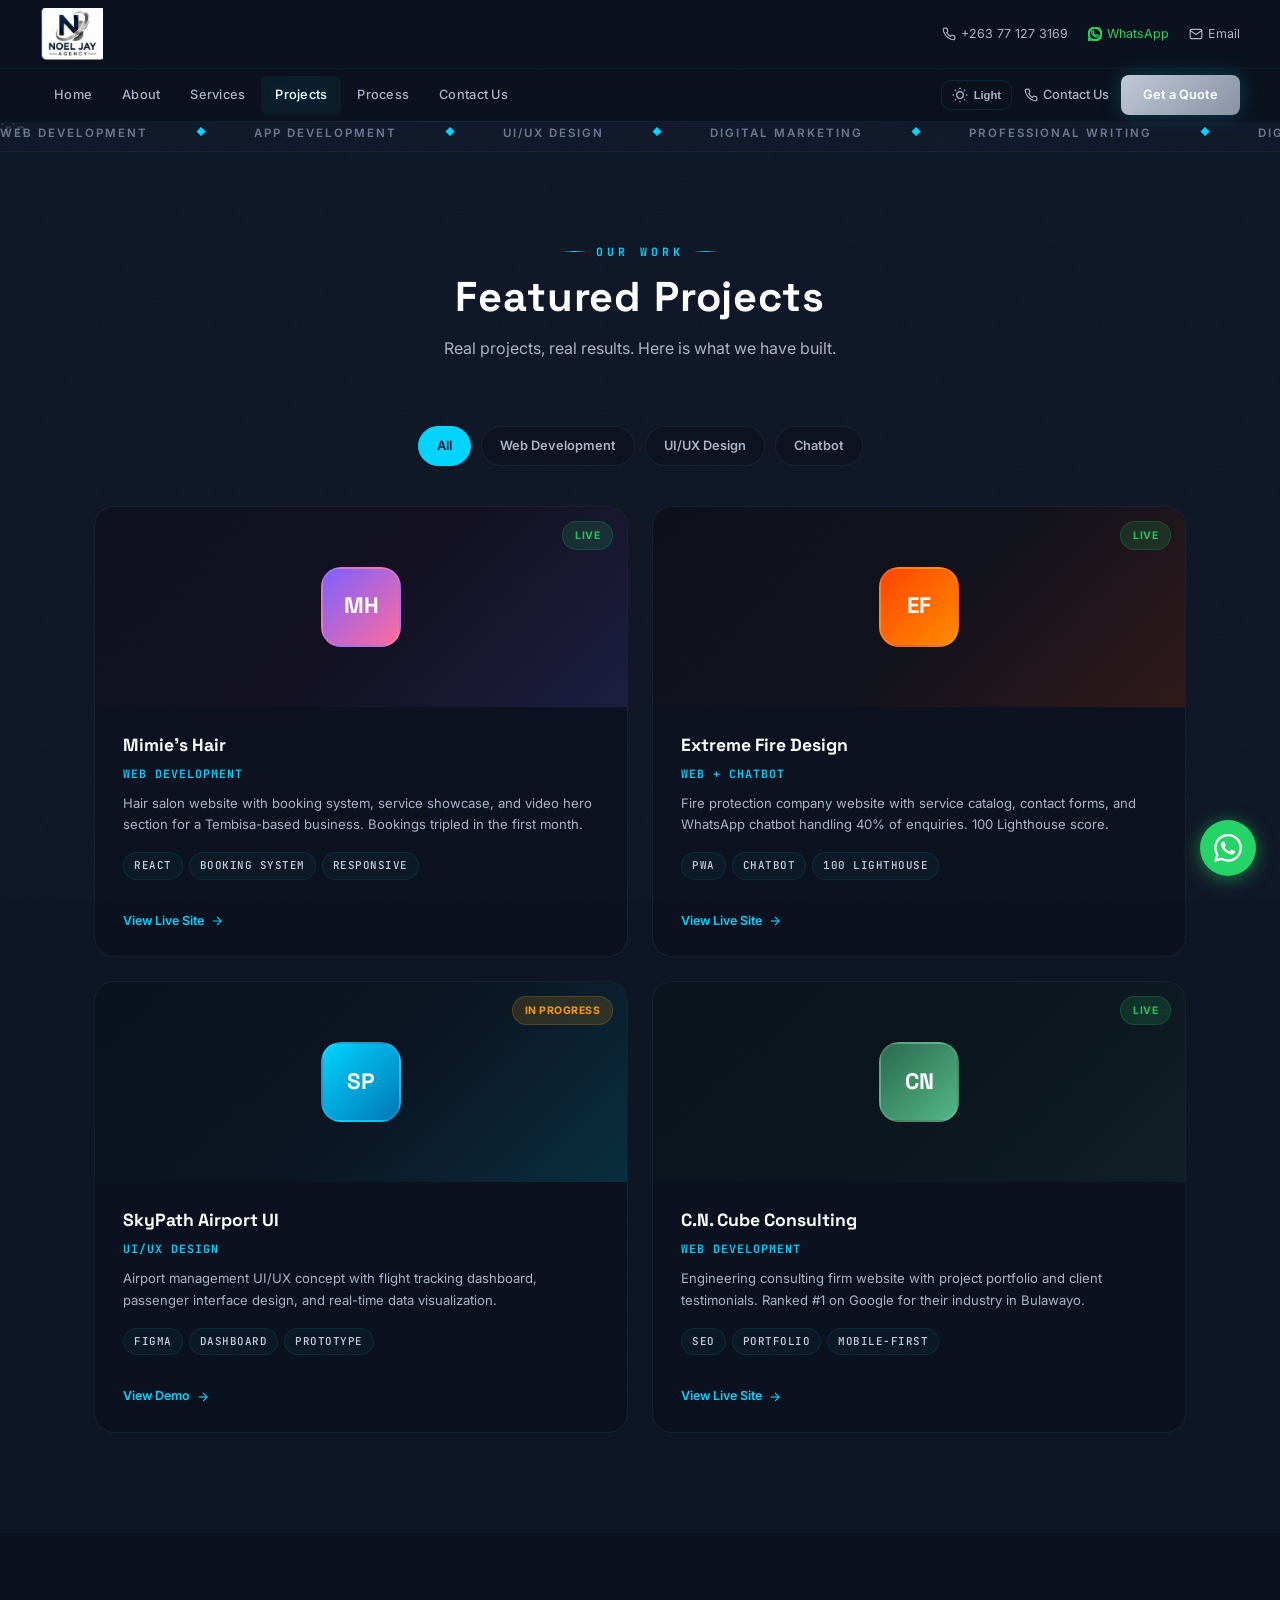
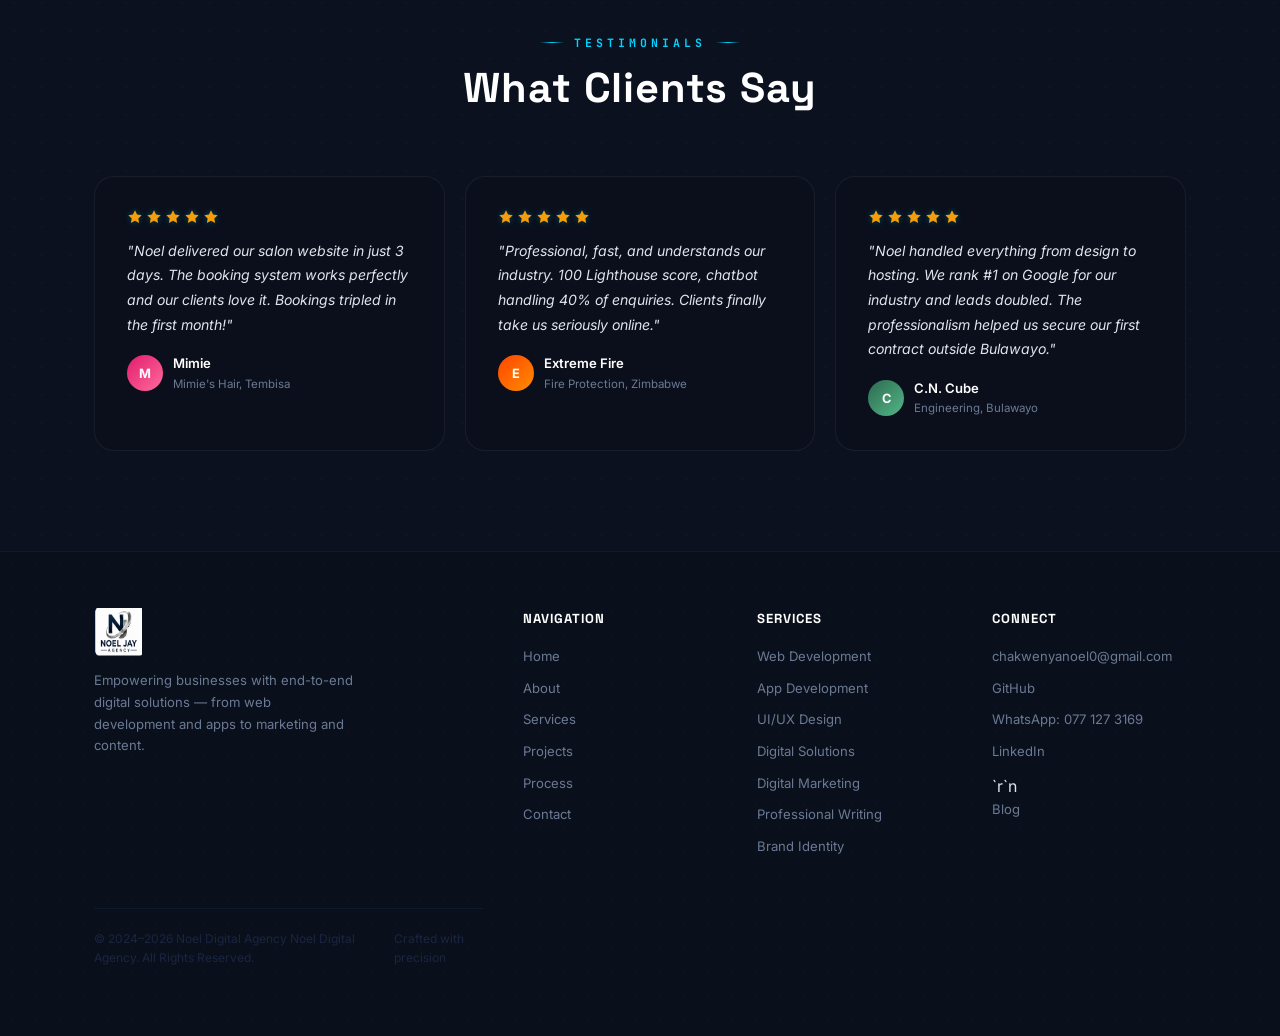
<file: portfolio.html>
﻿<!DOCTYPE html>
<html lang="en">
<head>
  <meta charset="UTF-8">
  <meta name="viewport" content="width=device-width, initial-scale=1.0">
  <meta name="theme-color" content="#00162D">
  <meta name="color-scheme" content="dark">
  <title>Projects - Noel Digital Agency</title>
  <meta name="description" content="Our portfolio of web development, app development, and design projects." />
  <meta name="keywords" content="portfolio, case studies, web projects, app projects, UI/UX portfolio, Zimbabwe portfolio, Noel Digital Agency work">
  <link rel="icon" href="loggo.png" type="image/png">
  <link rel="icon" href="data:image/svg+xml,<svg xmlns='http://www.w3.org/2000/svg' viewBox='0 0 64 64'><rect width='64' height='64' rx='14' fill='%230A0F1A'/><text x='32' y='44' font-family='Arial,sans-serif' font-weight='bold' font-size='36' fill='%23C0C8D8' text-anchor='middle'>N</text></svg>" type="image/svg+xml">
  <link rel="manifest" href="manifest.json">`r`n  <link rel="alternate" type="application/rss+xml" title="Noel Digital Agency Blog" href="feed.xml">
  <script type="application/ld+json">{"@context":"https://schema.org","@type":"CollectionPage","name":"Projects - Noel Digital Agency","description":"Our portfolio of web development, app development, and design projects.","url":"portfolio.html","isPartOf":{"@type":"WebSite","name":"Noel Digital Agency","url":"index.html"}}</script>
  <meta property="og:type" content="website">
  <meta property="og:site_name" content="Noel Digital Agency">
  <meta property="og:title" content="Projects - Noel Digital Agency">
  <meta property="og:description" content="Our portfolio of web development, app development, and design projects.">
  <meta property="og:image" content="loggo.png">
  <meta name="twitter:card" content="summary">
  <link rel="preconnect" href="https://fonts.googleapis.com">
  <link rel="preconnect" href="https://fonts.gstatic.com" crossorigin>
  <link rel="dns-prefetch" href="https://fonts.googleapis.com">
  <link rel="preload" href="loggo.png" as="image">
  <link rel="stylesheet" href="styles.css?v=12">
  <link rel="stylesheet" href="https://fonts.googleapis.com/css2?family=Inter:wght@400;700&family=JetBrains+Mono:wght@400&family=Space+Grotesk:wght@700;800&display=swap">
  <style>
    .port-grid{display:grid;grid-template-columns:repeat(2,1fr);gap:24px;position:relative;z-index:1}
    .port-card{background:var(--glass-bg);border:1px solid var(--glass-border);border-radius:20px;overflow:hidden;transition:border-color .4s,box-shadow .4s;text-decoration:none;position:relative;}
    .port-card:hover{box-shadow:0 24px 48px rgba(0,0,0,.35),0 0 20px rgba(0,212,255,.08);border-color:rgba(0,212,255,.2)}
    .port-card::before{content:'';position:absolute;top:0;left:0;right:0;height:3px;transform:scaleX(0);transform-origin:left;transition:transform .5s var(--ease);z-index:2;background:linear-gradient(90deg,var(--neon-cyan),var(--neon-purple))}
    .port-card:hover::before{transform:scaleX(1)}
    .port-hero{height:200px;position:relative;display:flex;align-items:center;justify-content:center;overflow:hidden}
    .port-hero-bg{position:absolute;inset:0;opacity:.15;transition:opacity .4s}
    .port-card:hover .port-hero-bg{opacity:.25}
    .port-hero-bg.bg1{background:linear-gradient(135deg,#1a0a1a,#3a0a2a,var(--neon-purple))}
    .port-hero-bg.bg2{background:linear-gradient(135deg,#1a0a0a,#2a150a,#FF4500)}
    .port-hero-bg.bg3{background:linear-gradient(135deg,#0a1520,#0a2030,var(--neon-cyan))}
    .port-hero-bg.bg4{background:linear-gradient(135deg,#0a1a10,#102a1a,#2D6A4F)}
    .port-logo{position:relative;z-index:2;width:80px;height:80px;border-radius:20px;display:flex;align-items:center;justify-content:center;font-family:var(--display);font-weight:800;font-size:1.4rem;color:var(--white);transition:transform .4s var(--ease);border:2px solid rgba(255,255,255,.1)}
    .port-card:hover .port-logo{transform:scale(1.08)}
    .port-logo.l1{background:linear-gradient(135deg,var(--neon-purple),#FF6B9D)}
    .port-logo.l2{background:linear-gradient(135deg,#FF4500,#FF8C00)}
    .port-logo.l3{background:linear-gradient(135deg,var(--neon-cyan),#0077B6)}
    .port-logo.l4{background:linear-gradient(135deg,#2D6A4F,#52B788)}
    .port-status{position:absolute;top:14px;right:14px;z-index:3;padding:5px 12px;border-radius:100px;font-size:.65rem;font-weight:700;text-transform:uppercase;letter-spacing:.5px}
    .port-status.live{background:rgba(34,197,94,.15);color:#22c55e;border:1px solid rgba(34,197,94,.2)}
    .port-status.wip{background:rgba(245,158,11,.15);color:#f59e0b;border:1px solid rgba(245,158,11,.2)}
    .port-body{padding:24px 28px}
    .port-body h3{font-family:var(--display);font-size:1.1rem;color:var(--white);margin-bottom:4px;font-weight:700}
    .port-body .port-type{font-size:.72rem;color:var(--neon-cyan);text-transform:uppercase;letter-spacing:1px;font-weight:600;margin-bottom:10px;display:block;font-family:var(--mono)}
    .port-body p{font-size:.82rem;color:var(--silver);line-height:1.65;margin-bottom:16px}
    .port-tags{display:flex;flex-wrap:wrap;gap:6px;margin-bottom:16px}
    .port-tag{background:rgba(0,212,255,.04);border:1px solid rgba(0,212,255,.1);padding:4px 10px;border-radius:100px;font-size:.68rem;color:var(--lsilver);font-weight:500;font-family:var(--mono)}
    .port-link{display:inline-flex;align-items:center;gap:6px;font-size:.78rem;color:var(--neon-cyan);font-weight:600;transition:all .2s}
    .port-link:hover{color:var(--white);gap:10px;text-shadow:0 0 8px rgba(0,212,255,.4)}
    .port-link svg{width:14px;height:14px;stroke:currentColor;fill:none;stroke-width:2}
    @media(max-width:768px){.port-grid{grid-template-columns:1fr}.port-hero{height:160px}.port-logo{width:64px;height:64px;font-size:1.1rem}}</style>
  <link rel="canonical" href="https://noeljaywolf-create.github.io/noel-digital-agency/portfolio.html">
  <script type="application/ld+json">
  {"@context":"https://schema.org","@type":"BreadcrumbList","itemListElement":[{"@type":"ListItem","position":1,"name":"Home","item":"https://noeljaywolf-create.github.io/noel-digital-agency/"},{"@type":"ListItem","position":2,"name":"Projects","item":"https://noeljaywolf-create.github.io/noel-digital-agency/portfolio.html"}]}
  </script>
</head>
<body>
  <header class="topbar" id="topbar">
    <div class="topbar-strip">
      <div class="topbar-strip-left">
        <a href="index.html"><img src="loggo.png" alt="Noel Digital Agency" loading="lazy" width="52" height="52"></a>
      </div>
      <div class="topbar-strip-right">
        <a href="tel:+263771273169"><svg viewBox="0 0 24 24" fill="none" stroke="currentColor" stroke-width="2" stroke-linecap="round" stroke-linejoin="round"><path d="M22 16.92v3a2 2 0 0 1-2.18 2 19.79 19.79 0 0 1-8.63-3.07 19.5 19.5 0 0 1-6-6 19.79 19.79 0 0 1-3.07-8.67A2 2 0 0 1 4.11 2h3a2 2 0 0 1 2 1.72c.127.96.361 1.903.7 2.81a2 2 0 0 1-.45 2.11L8.09 9.91a16 16 0 0 0 6 6l1.27-1.27a2 2 0 0 1 2.11-.45c.907.339 1.85.573 2.81.7A2 2 0 0 1 22 16.92z"/></svg>+263 77 127 3169</a>
        <a href="https://wa.me/263771273169" target="_blank" rel="noopener noreferrer" class="wa-link"><svg viewBox="0 0 24 24" fill="currentColor"><path d="M17.472 14.382c-.297-.149-1.758-.867-2.03-.967-.273-.099-.471-.148-.67.15-.197.297-.767.966-.94 1.164-.173.199-.347.223-.644.075-.297-.15-1.255-.463-2.39-1.475-.883-.788-1.48-1.761-1.653-2.059-.173-.297-.018-.458.13-.606.134-.133.298-.347.446-.52.149-.174.198-.298.298-.497.099-.198.05-.371-.025-.52-.075-.149-.669-1.612-.916-2.207-.242-.579-.487-.5-.669-.51-.173-.008-.371-.01-.57-.01-.198 0-.52.074-.792.372-.272.297-1.04 1.016-1.04 2.479 0 1.462 1.065 2.875 1.213 3.074.149.198 2.096 3.2 5.077 4.487.709.306 1.262.489 1.694.625.712.227 1.36.195 1.871.118.571-.085 1.758-.719 2.006-1.413.248-.694.248-1.289.173-1.413-.074-.124-.272-.198-.57-.347m-5.421 7.403h-.004a9.87 9.87 0 01-5.031-1.378l-.361-.214-3.741.982.998-3.648-.235-.374a9.86 9.86 0 01-1.51-5.26c.001-5.45 4.436-9.884 9.888-9.884 2.64 0 5.122 1.03 6.988 2.898a9.825 9.825 0 012.893 6.994c-.003 5.45-4.437 9.884-9.885 9.884m8.413-18.297A11.815 11.815 0 0012.05 0C5.495 0 .16 5.335.157 11.892c0 2.096.547 4.142 1.588 5.945L.057 24l6.305-1.654a11.882 11.882 0 005.683 1.448h.005c6.554 0 11.89-5.335 11.893-11.893a11.821 11.821 0 00-3.48-8.413z"/></svg>WhatsApp</a>
        <a href="mailto:chakwenyanoel0@gmail.com"><svg viewBox="0 0 24 24" fill="none" stroke="currentColor" stroke-width="2" stroke-linecap="round" stroke-linejoin="round"><path d="M4 4h16c1.1 0 2 .9 2 2v12c0 1.1-.9 2-2 2H4c-1.1 0-2-.9-2-2V6c0-1.1.9-2 2-2z"/><polyline points="22,6 12,13 2,6"/></svg>Email</a>
      </div>
    </div>
    <div class="topbar-main">
      <nav class="topbar-nav" id="topnav">
        <a href="index.html">Home</a>
        <a href="about.html">About</a>
        <a href="services.html">Services</a>
        <a href="portfolio.html" class="active">Projects</a>
        <a href="process.html">Process</a>
        <a href="contact.html">Contact Us</a>
      </nav>
      <div class="topbar-actions">
        <button class="theme-toggle" id="themeToggle" aria-label="Toggle theme">
          <svg viewBox="0 0 24 24"><circle cx="12" cy="12" r="5"/><line x1="12" y1="1" x2="12" y2="3"/><line x1="12" y1="21" x2="12" y2="23"/><line x1="4.22" y1="4.22" x2="5.64" y2="5.64"/><line x1="18.36" y1="18.36" x2="19.78" y2="19.78"/><line x1="1" y1="12" x2="3" y2="12"/><line x1="21" y1="12" x2="23" y2="12"/><line x1="4.22" y1="19.78" x2="5.64" y2="18.36"/><line x1="18.36" y1="5.64" x2="19.78" y2="4.22"/></svg>
          <span class="theme-label">Light</span>
        </button>
        <a href="contact.html" class="contact-link"><svg viewBox="0 0 24 24" fill="none" stroke="currentColor" stroke-width="2" stroke-linecap="round" stroke-linejoin="round"><path d="M22 16.92v3a2 2 0 0 1-2.18 2 19.79 19.79 0 0 1-8.63-3.07 19.5 19.5 0 0 1-6-6 19.79 19.79 0 0 1-3.07-8.67A2 2 0 0 1 4.11 2h3a2 2 0 0 1 2 1.72c.127.96.361 1.903.7 2.81a2 2 0 0 1-.45 2.11L8.09 9.91a16 16 0 0 0 6 6l1.27-1.27a2 2 0 0 1 2.11-.45c.907.339 1.85.573 2.81.7A2 2 0 0 1 22 16.92z"/></svg>Contact Us</a>
        <a href="contact.html" class="topbar-cta">Get a Quote</a>
      </div>
      <button class="menu-btn" id="menuBtn" aria-label="Toggle menu"><span></span><span></span><span></span></button>
    </div>
  </header>
  <div class="marquee"><div class="marquee-track"><span>Web Development</span><i>&#9670;</i><span>App Development</span><i>&#9670;</i><span>UI/UX Design</span><i>&#9670;</i><span>Digital Marketing</span><i>&#9670;</i><span>Professional Writing</span><i>&#9670;</i><span>Digital Solutions</span><i>&#9670;</i><span>Web Development</span><i>&#9670;</i><span>App Development</span><i>&#9670;</i><span>UI/UX Design</span><i>&#9670;</i><span>Digital Marketing</span><i>&#9670;</i><span>Professional Writing</span><i>&#9670;</i><span>Digital Solutions</span><i>&#9670;</i></div></div>

  <section class="sec">
    <div class="container">
      <div class="sec-head" style="text-align:center">
        <div class="sec-label">Our Work</div>
        <h2 class="sec-title">Featured Projects</h2>
        <p class="sec-sub">Real projects, real results. Here is what we have built.</p>
      </div>
      <div class="port-filter" role="group" aria-label="Filter projects">
        <button type="button" class="pf-btn active" data-filter="all" onclick="filterProjects('all')">All</button>
        <button type="button" class="pf-btn" data-filter="web" onclick="filterProjects('web')">Web Development</button>
        <button type="button" class="pf-btn" data-filter="design" onclick="filterProjects('design')">UI/UX Design</button>
        <button type="button" class="pf-btn" data-filter="chatbot" onclick="filterProjects('chatbot')">Chatbot</button>
      </div>
      <div class="port-grid" style="margin-top:40px">
        <div class="port-card c1" data-category="web">
          <div class="port-hero">
            <div class="port-hero-bg bg1"></div>
            <div class="port-logo l1">MH</div>
            <span class="port-status live">Live</span>
          </div>
          <div class="port-body">
            <h3>Mimie's Hair</h3>
            <span class="port-type">Web Development</span>
            <p>Hair salon website with booking system, service showcase, and video hero section for a Tembisa-based business. Bookings tripled in the first month.</p>
            <div class="port-tags">
              <span class="port-tag">React</span>
              <span class="port-tag">Booking System</span>
              <span class="port-tag">Responsive</span>
            </div>
            <a href="https://noeljaywolf-create.github.io/mimies-hair/" target="_blank" rel="noopener noreferrer" class="port-link">View Live Site <svg viewBox="0 0 24 24"><line x1="5" y1="12" x2="19" y2="12"/><polyline points="12 5 19 12 12 19"/></svg></a>
          </div>
        </div>
        <div class="port-card c2" data-category="chatbot">
          <div class="port-hero">
            <div class="port-hero-bg bg2"></div>
            <div class="port-logo l2">EF</div>
            <span class="port-status live">Live</span>
          </div>
          <div class="port-body">
            <h3>Extreme Fire Design</h3>
            <span class="port-type">Web + Chatbot</span>
            <p>Fire protection company website with service catalog, contact forms, and WhatsApp chatbot handling 40% of enquiries. 100 Lighthouse score.</p>
            <div class="port-tags">
              <span class="port-tag">PWA</span>
              <span class="port-tag">Chatbot</span>
              <span class="port-tag">100 Lighthouse</span>
            </div>
            <a href="https://noeljaywolf-create.github.io/extremefire-design/" target="_blank" rel="noopener noreferrer" class="port-link">View Live Site <svg viewBox="0 0 24 24"><line x1="5" y1="12" x2="19" y2="12"/><polyline points="12 5 19 12 12 19"/></svg></a>
          </div>
        </div>
        <div class="port-card c3" data-category="design">
          <div class="port-hero">
            <div class="port-hero-bg bg3"></div>
            <div class="port-logo l3">SP</div>
            <span class="port-status wip">In Progress</span>
          </div>
          <div class="port-body">
            <h3>SkyPath Airport UI</h3>
            <span class="port-type">UI/UX Design</span>
            <p>Airport management UI/UX concept with flight tracking dashboard, passenger interface design, and real-time data visualization.</p>
            <div class="port-tags">
              <span class="port-tag">Figma</span>
              <span class="port-tag">Dashboard</span>
              <span class="port-tag">Prototype</span>
            </div>
            <a href="https://noeljaywolf-create.github.io/airport-ui/" target="_blank" rel="noopener noreferrer" class="port-link">View Demo <svg viewBox="0 0 24 24"><line x1="5" y1="12" x2="19" y2="12"/><polyline points="12 5 19 12 12 19"/></svg></a>
          </div>
        </div>
        <div class="port-card c4" data-category="web">
          <div class="port-hero">
            <div class="port-hero-bg bg4"></div>
            <div class="port-logo l4">CN</div>
            <span class="port-status live">Live</span>
          </div>
          <div class="port-body">
            <h3>C.N. Cube Consulting</h3>
            <span class="port-type">Web Development</span>
            <p>Engineering consulting firm website with project portfolio and client testimonials. Ranked #1 on Google for their industry in Bulawayo.</p>
            <div class="port-tags">
              <span class="port-tag">SEO</span>
              <span class="port-tag">Portfolio</span>
              <span class="port-tag">Mobile-First</span>
            </div>
            <a href="https://noeljaywolf-create.github.io/cn-cube-consulting/" target="_blank" rel="noopener noreferrer" class="port-link">View Live Site <svg viewBox="0 0 24 24"><line x1="5" y1="12" x2="19" y2="12"/><polyline points="12 5 19 12 12 19"/></svg></a>
          </div>
        </div>
      </div>
    </div>
  </section>

  <section class="sec" style="background:rgba(10,15,26,.5)">
    <div class="container">
      <div class="sec-head" style="text-align:center">
        <div class="sec-label">Testimonials</div>
        <h2 class="sec-title">What Clients Say</h2>
      </div>
      <div class="test-grid" style="margin-top:40px">
        <div class="test-card">
          <div class="test-stars" style="margin-bottom:14px"><svg viewBox="0 0 24 24" width="16" height="16"><path d="M12 2l3.09 6.26L22 9.27l-5 4.87 1.18 6.88L12 17.77l-6.18 3.25L7 14.14 2 9.27l6.91-1.01L12 2z" fill="#f59e0b"/></svg><svg viewBox="0 0 24 24" width="16" height="16"><path d="M12 2l3.09 6.26L22 9.27l-5 4.87 1.18 6.88L12 17.77l-6.18 3.25L7 14.14 2 9.27l6.91-1.01L12 2z" fill="#f59e0b"/></svg><svg viewBox="0 0 24 24" width="16" height="16"><path d="M12 2l3.09 6.26L22 9.27l-5 4.87 1.18 6.88L12 17.77l-6.18 3.25L7 14.14 2 9.27l6.91-1.01L12 2z" fill="#f59e0b"/></svg><svg viewBox="0 0 24 24" width="16" height="16"><path d="M12 2l3.09 6.26L22 9.27l-5 4.87 1.18 6.88L12 17.77l-6.18 3.25L7 14.14 2 9.27l6.91-1.01L12 2z" fill="#f59e0b"/></svg><svg viewBox="0 0 24 24" width="16" height="16"><path d="M12 2l3.09 6.26L22 9.27l-5 4.87 1.18 6.88L12 17.77l-6.18 3.25L7 14.14 2 9.27l6.91-1.01L12 2z" fill="#f59e0b"/></svg></div>
          <p style="font-style:italic;font-size:.88rem;color:var(--off);line-height:1.75;margin-bottom:16px">"Noel delivered our salon website in just 3 days. The booking system works perfectly and our clients love it. Bookings tripled in the first month!"</p>
          <div style="display:flex;align-items:center;gap:10px"><div style="width:36px;height:36px;border-radius:50%;background:linear-gradient(135deg,#E11C6C,#FF6B9D);display:flex;align-items:center;justify-content:center;font-size:.8rem;font-weight:700;color:var(--white)">M</div><div><div style="color:var(--white);font-size:.82rem;font-weight:600">Mimie</div><div style="color:var(--grey);font-size:.72rem">Mimie's Hair, Tembisa</div></div></div>
        </div>
        <div class="test-card">
          <div class="test-stars" style="margin-bottom:14px"><svg viewBox="0 0 24 24" width="16" height="16"><path d="M12 2l3.09 6.26L22 9.27l-5 4.87 1.18 6.88L12 17.77l-6.18 3.25L7 14.14 2 9.27l6.91-1.01L12 2z" fill="#f59e0b"/></svg><svg viewBox="0 0 24 24" width="16" height="16"><path d="M12 2l3.09 6.26L22 9.27l-5 4.87 1.18 6.88L12 17.77l-6.18 3.25L7 14.14 2 9.27l6.91-1.01L12 2z" fill="#f59e0b"/></svg><svg viewBox="0 0 24 24" width="16" height="16"><path d="M12 2l3.09 6.26L22 9.27l-5 4.87 1.18 6.88L12 17.77l-6.18 3.25L7 14.14 2 9.27l6.91-1.01L12 2z" fill="#f59e0b"/></svg><svg viewBox="0 0 24 24" width="16" height="16"><path d="M12 2l3.09 6.26L22 9.27l-5 4.87 1.18 6.88L12 17.77l-6.18 3.25L7 14.14 2 9.27l6.91-1.01L12 2z" fill="#f59e0b"/></svg><svg viewBox="0 0 24 24" width="16" height="16"><path d="M12 2l3.09 6.26L22 9.27l-5 4.87 1.18 6.88L12 17.77l-6.18 3.25L7 14.14 2 9.27l6.91-1.01L12 2z" fill="#f59e0b"/></svg></div>
          <p style="font-style:italic;font-size:.88rem;color:var(--off);line-height:1.75;margin-bottom:16px">"Professional, fast, and understands our industry. 100 Lighthouse score, chatbot handling 40% of enquiries. Clients finally take us seriously online."</p>
          <div style="display:flex;align-items:center;gap:10px"><div style="width:36px;height:36px;border-radius:50%;background:linear-gradient(135deg,#FF4500,#FF8C00);display:flex;align-items:center;justify-content:center;font-size:.8rem;font-weight:700;color:var(--white)">E</div><div><div style="color:var(--white);font-size:.82rem;font-weight:600">Extreme Fire</div><div style="color:var(--grey);font-size:.72rem">Fire Protection, Zimbabwe</div></div></div>
        </div>
        <div class="test-card">
          <div class="test-stars" style="margin-bottom:14px"><svg viewBox="0 0 24 24" width="16" height="16"><path d="M12 2l3.09 6.26L22 9.27l-5 4.87 1.18 6.88L12 17.77l-6.18 3.25L7 14.14 2 9.27l6.91-1.01L12 2z" fill="#f59e0b"/></svg><svg viewBox="0 0 24 24" width="16" height="16"><path d="M12 2l3.09 6.26L22 9.27l-5 4.87 1.18 6.88L12 17.77l-6.18 3.25L7 14.14 2 9.27l6.91-1.01L12 2z" fill="#f59e0b"/></svg><svg viewBox="0 0 24 24" width="16" height="16"><path d="M12 2l3.09 6.26L22 9.27l-5 4.87 1.18 6.88L12 17.77l-6.18 3.25L7 14.14 2 9.27l6.91-1.01L12 2z" fill="#f59e0b"/></svg><svg viewBox="0 0 24 24" width="16" height="16"><path d="M12 2l3.09 6.26L22 9.27l-5 4.87 1.18 6.88L12 17.77l-6.18 3.25L7 14.14 2 9.27l6.91-1.01L12 2z" fill="#f59e0b"/></svg><svg viewBox="0 0 24 24" width="16" height="16"><path d="M12 2l3.09 6.26L22 9.27l-5 4.87 1.18 6.88L12 17.77l-6.18 3.25L7 14.14 2 9.27l6.91-1.01L12 2z" fill="#f59e0b"/></svg></div>
          <p style="font-style:italic;font-size:.88rem;color:var(--off);line-height:1.75;margin-bottom:16px">"Noel handled everything from design to hosting. We rank #1 on Google for our industry and leads doubled. The professionalism helped us secure our first contract outside Bulawayo."</p>
          <div style="display:flex;align-items:center;gap:10px"><div style="width:36px;height:36px;border-radius:50%;background:linear-gradient(135deg,#2D6A4F,#52B788);display:flex;align-items:center;justify-content:center;font-size:.8rem;font-weight:700;color:var(--white)">C</div><div><div style="color:var(--white);font-size:.82rem;font-weight:600">C.N. Cube</div><div style="color:var(--grey);font-size:.72rem">Engineering, Bulawayo</div></div></div>
        </div>
      </div>
    </div>
  </section>

  <footer>
    <div class="container">
      <div class="ft-grid">
        <div class="ft-brand">
          <a href="index.html"><img src="loggo.png" alt="Noel Digital Agency" height="48" width="48" loading="lazy"></a>
          <p>Empowering businesses with end-to-end digital solutions &mdash; from web development and apps to marketing and content.</p>
        </div>
        <div class="ft-col">
          <h5>Navigation</h5>
          <a href="index.html">Home</a>
          <a href="about.html">About</a>
          <a href="services.html">Services</a>
          <a href="portfolio.html">Projects</a>
          <a href="process.html">Process</a>
          <a href="contact.html">Contact</a>
        </div>
        <div class="ft-col">
          <h5>Services</h5>
          <a href="services.html">Web Development</a>
          <a href="services.html">App Development</a>
          <a href="services.html">UI/UX Design</a>
          <a href="services.html">Digital Solutions</a>
          <a href="services.html">Digital Marketing</a>
          <a href="services.html">Professional Writing</a>
          <a href="services.html">Brand Identity</a>
        </div>
        <div class="ft-col">
          <h5>Connect</h5>
          <a href="mailto:chakwenyanoel0@gmail.com">chakwenyanoel0@gmail.com</a>
          <a href="https://github.com/noeljaywolf-create" target="_blank" rel="noopener noreferrer">GitHub</a>
          <a href="https://wa.me/263771273169" target="_blank" rel="noopener noreferrer">WhatsApp: 077 127 3169</a>
          <a href="https://www.linkedin.com/in/noel-chakwenya" target="_blank" rel="noopener noreferrer">LinkedIn</a>`r`n          <a href="blog.html">Blog</a
        </div>
      </div>
      <div class="ft-bottom">
        <p><span id="copyright-year">&copy; 2024&#8211;2026</span> Noel Digital Agency. All Rights Reserved.</p>
        <p>Crafted with precision</p>
      </div>
    </div>
  </footer>

  <a href="https://wa.me/263771273169" target="_blank" rel="noopener noreferrer" class="wa-float" aria-label="Chat on WhatsApp">
    <span class="wa-float-pulse"></span>
    <svg viewBox="0 0 24 24"><path d="M17.472 14.382c-.297-.149-1.758-.867-2.03-.967-.273-.099-.471-.148-.67.15-.197.297-.767.966-.94 1.164-.173.199-.347.223-.644.075-.297-.15-1.255-.463-2.39-1.475-.883-.788-1.48-1.761-1.653-2.059-.173-.297-.018-.458.13-.606.134-.133.298-.347.446-.52.149-.174.198-.298.298-.497.099-.198.05-.371-.025-.52-.075-.149-.669-1.612-.916-2.207-.242-.579-.487-.5-.669-.51-.173-.008-.371-.01-.57-.01-.198 0-.52.074-.792.372-.272.297-1.04 1.016-1.04 2.479 0 1.462 1.065 2.875 1.213 3.074.149.198 2.096 3.2 5.077 4.487.709.306 1.262.489 1.694.625.712.227 1.36.195 1.871.118.571-.085 1.758-.719 2.006-1.413.248-.694.248-1.289.173-1.413-.074-.124-.272-.198-.57-.347m-5.421 7.403h-.004a9.87 9.87 0 01-5.031-1.378l-.361-.214-3.741.982.998-3.648-.235-.374a9.86 9.86 0 01-1.51-5.26c.001-5.45 4.436-9.884 9.888-9.884 2.64 0 5.122 1.03 6.988 2.898a9.825 9.825 0 012.893 6.994c-.003 5.45-4.437 9.884-9.885 9.884m8.413-18.297A11.815 11.815 0 0012.05 0C5.495 0 .16 5.335.157 11.892c0 2.096.547 4.142 1.588 5.945L.057 24l6.305-1.654a11.882 11.882 0 005.683 1.448h.005c6.554 0 11.89-5.335 11.893-11.893a11.821 11.821 0 00-3.48-8.413z"/></svg>
  </a>
  <button class="btt" id="btt" aria-label="Back to top"><svg viewBox="0 0 24 24"><polyline points="18 15 12 9 6 15"/></svg></button>

  <script>
    var menuBtn=document.getElementById('menuBtn'),topnav=document.getElementById('topnav');
    if(menuBtn)menuBtn.addEventListener('click',function(){menuBtn.classList.toggle('active');topnav.classList.toggle('active')});
    if(topnav)topnav.querySelectorAll('a').forEach(function(l){l.addEventListener('click',function(){menuBtn.classList.remove('active');topnav.classList.remove('active')})});
    window.addEventListener('scroll',function(){document.getElementById('topbar').classList.toggle('scrolled',window.scrollY>50)});
var btt=document.getElementById('btt');
    if(btt){window.addEventListener('scroll',function(){btt.classList.toggle('show',window.scrollY>400)});btt.addEventListener('click',function(){window.scrollTo({top:0,behavior:'smooth'})})}
    var tt=document.getElementById('themeToggle');
    if(tt){var st=localStorage.getItem('theme');if(st==='light'){document.body.classList.add('light');tt.querySelector('.theme-label').textContent='Dark'}tt.addEventListener('click',function(){document.body.classList.toggle('light');var il=document.body.classList.contains('light');tt.querySelector('.theme-label').textContent=il?'Dark':'Light';localStorage.setItem('theme',il?'light':'dark')})}
  </script>

<!-- Command Palette - include at end of <body> on all pages -->
<div id="cmd-palette" class="cmd-palette" role="dialog" aria-modal="true" aria-label="Command Palette">
  <div class="cmd-backdrop"></div>
  <div class="cmd-window">
    <div class="cmd-header">
      <svg class="cmd-icon" viewBox="0 0 24 24" width="18" height="18"><circle cx="11" cy="11" r="7"/><line x1="16" y1="16" x2="21" y2="21"/></svg>
      <input type="text" id="cmd-input" class="cmd-input" placeholder="Search pages, services, projects..." autocomplete="off" spellcheck="false" autocapitalize="off">
      <kbd class="cmd-shortcut">⌘K</kbd>
    </div>
    <div class="cmd-hint">Type to search · ↑↓ navigate · ⏎ open · Esc close</div>
    <div id="cmd-results" class="cmd-results"></div>
    <div id="cmd-empty" class="cmd-empty hidden">No results for "<span></span>"</div>
    <div class="cmd-footer">
      <span class="cmd-footer-left">Noel Digital Agency</span>
      <span class="cmd-footer-right">v2026.1</span>
    </div>
  </div>
</div>

<script>
(function() {
  'use strict';

  var indexData = null;
  var currentHighlight = -1;
  var results = [];

  // Load search index
  fetch('search-index.json?v=' + Date.now())
    .then(function(r) { return r.json(); })
    .then(function(data) { indexData = data; })
    .catch(function() { indexData = {pages:[],services:[],blog:[],caseStudies:[],actions:[]}; });

  var palette = document.getElementById('cmd-palette');
  var input = document.getElementById('cmd-input');
  var resultsEl = document.getElementById('cmd-results');
  var emptyEl = document.getElementById('cmd-empty');

  function openPalette() {
    if (!palette) return;
    palette.classList.add('open');
    input.focus();
    input.value = '';
    renderResults([]);
    emptyEl.classList.add('hidden');
    document.body.style.overflow = 'hidden';
  }

  function closePalette() {
    if (!palette) return;
    palette.classList.remove('open');
    document.body.style.overflow = '';
    currentHighlight = -1;
  }

  function search(query) {
    if (!indexData || !query.trim()) return [];
    var q = query.toLowerCase().trim();
    var items = [];

    function addItems(arr, type, icon) {
      arr.forEach(function(item) {
        var hay = (item.title + ' ' + (item.description||'') + ' ' + (item.keywords||'') + ' ' + (item.category||'') + ' ' + (item.metrics||'')).toLowerCase();
        if (hay.indexOf(q) !== -1) {
          items.push({
            type: type,
            title: item.title,
            url: item.url,
            description: item.description || item.category || item.metrics || '',
            icon: icon,
            external: item.url.indexOf('http') === 0 || item.url.indexOf('mailto:') === 0 || item.url.indexOf('wa.me') === 0
          });
        }
      });
    }

    addItems(indexData.pages, 'page', '<svg viewBox="0 0 24 24" width="16" height="16"><rect x="3" y="3" width="7" height="7"/><rect x="14" y="3" width="7" height="7"/><rect x="14" y="14" width="7" height="7"/><rect x="3" y="14" width="7" height="7"/></svg>');
    addItems(indexData.services, 'service', '<svg viewBox="0 0 24 24" width="16" height="16"><polyline points="16 18 22 12 16 6"/><polyline points="8 6 2 12 8 18"/></svg>');
    addItems(indexData.blog, 'blog', '<svg viewBox="0 0 24 24" width="16" height="16"><path d="M14 2H6a2 2 0 0 0-2 2v16a2 2 0 0 0 2 2h12a2 2 0 0 0 2-2V8z"/><polyline points="14 2 14 8 20 8"/></svg>');
    addItems(indexData.caseStudies, 'case', '<svg viewBox="0 0 24 24" width="16" height="16"><path d="M21 15a2 2 0 0 1-2 2H7l-4 4V5a2 2 0 0 1 2-2h14a2 2 0 0 1 2 2z"/></svg>');
    addItems(indexData.actions, 'action', '<svg viewBox="0 0 24 24" width="16" height="16"><line x1="5" y1="12" x2="19" y2="12"/><polyline points="12 5 19 12 12 19"/></svg>');

    return items.slice(0, 10);
  }

  function highlight(text, query) {
    if (!query) return text;
    var parts = text.split(new RegExp('(' + query.replace(/[.*+?^${}()|[\]\\]/g, '\\$&') + ')', 'gi'));
    return parts.map(function(p, i) {
      return i % 2 === 1 ? '<mark>' + p + '</mark>' : p;
    }).join('');
  }

  function renderResults(items) {
    results = items;
    currentHighlight = -1;
    if (items.length === 0) {
      resultsEl.innerHTML = '';
      emptyEl.classList.remove('hidden');
      emptyEl.querySelector('span').textContent = input.value;
      return;
    }
    emptyEl.classList.add('hidden');
    resultsEl.innerHTML = items.map(function(item, i) {
      return '<a href="' + item.url + '" class="cmd-item" data-index="' + i + '"' + (item.external ? ' target="_blank" rel="noopener noreferrer"' : '') + '>' +
        '<span class="cmd-item-icon">' + item.icon + '</span>' +
        '<div class="cmd-item-content">' +
        '<span class="cmd-item-title">' + highlight(item.title, input.value) + '</span>' +
        (item.description ? '<span class="cmd-item-desc">' + highlight(item.description, input.value) + '</span>' : '') +
        '</div>' +
        '<span class="cmd-item-type">' + item.type + '</span>' +
      '</a>';
    }).join('');
  }

  function navigate(dir) {
    var items = resultsEl.querySelectorAll('.cmd-item');
    if (!items.length) return;
    currentHighlight = (currentHighlight + dir + items.length) % items.length;
    items.forEach(function(el, i) {
      el.classList.toggle('highlighted', i === currentHighlight);
    });
    if (items[currentHighlight]) {
      items[currentHighlight].scrollIntoView({block: 'nearest'});
    }
  }

  function selectHighlighted() {
    var items = resultsEl.querySelectorAll('.cmd-item');
    if (currentHighlight >= 0 && items[currentHighlight]) {
      items[currentHighlight].click();
    }
  }

  // Keyboard handlers
  document.addEventListener('keydown', function(e) {
    // Open with ⌘K or Ctrl+K
    if ((e.metaKey || e.ctrlKey) && e.key.toLowerCase() === 'k') {
      e.preventDefault();
      if (palette.classList.contains('open')) {
        closePalette();
      } else {
        openPalette();
      }
    }
    // Escape closes
    if (e.key === 'Escape' && palette.classList.contains('open')) {
      closePalette();
    }
    // Navigation inside palette
    if (palette.classList.contains('open')) {
      if (e.key === 'ArrowDown') { e.preventDefault(); navigate(1); }
      else if (e.key === 'ArrowUp') { e.preventDefault(); navigate(-1); }
      else if (e.key === 'Enter') { e.preventDefault(); selectHighlighted(); }
    }
  });

  // Click backdrop to close
  palette.querySelector('.cmd-backdrop').addEventListener('click', closePalette);

  // Input handler
  input.addEventListener('input', function() {
    renderResults(search(this.value));
  });

  // Click result
  resultsEl.addEventListener('click', function(e) {
    var link = e.target.closest('.cmd-item');
    if (link) {
      closePalette();
    }
  });

  // Expose for debugging
  window.CmdPalette = { open: openPalette, close: closePalette };
})();
</script>
  
    <script>
// Portfolio filter
    function filterProjects(cat) {
      document.querySelectorAll('.pf-btn').forEach(function(b){ b.classList.toggle('active', b.dataset.filter === cat); });
      document.querySelectorAll('.port-card').forEach(function(card){
        if (cat === 'all' || card.dataset.category === cat) {
          card.style.display = '';
        } else {
          card.style.display = 'none';
        }
      });
    }

</script>
<script>
    (function(){
      var el=document.getElementById("copyright-year");
      if(el){var y=new Date().getFullYear();var s=2024;el.innerHTML="&copy; "+(y>s?s+"&#8211;"+y:y)+" Noel Digital Agency";}
    })();
  </script>
  <script>
    if ('serviceWorker' in navigator) {
      window.addEventListener('load', function() {
        navigator.serviceWorker.register('sw.js').catch(function(err){console.log('SW registration failed:', err)});
      });
    }
  </script>
</body>
</html>
</file>
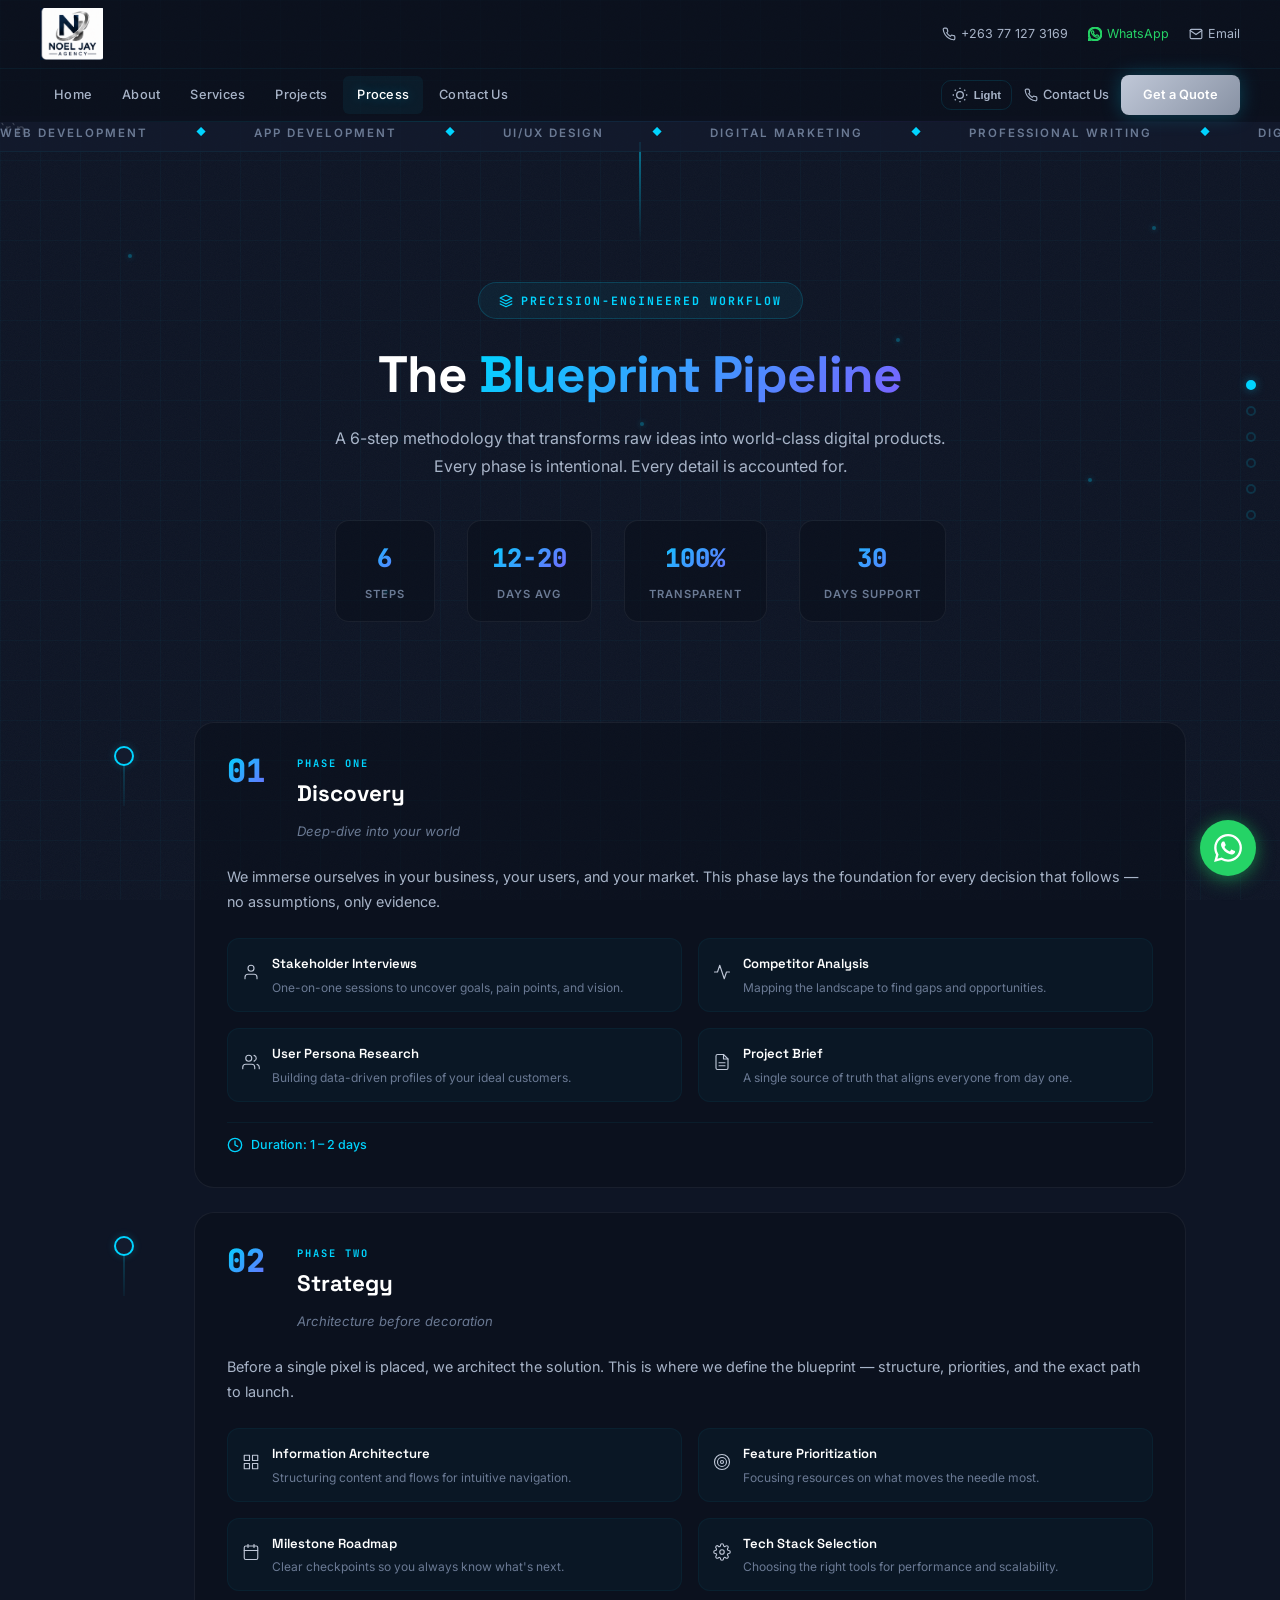
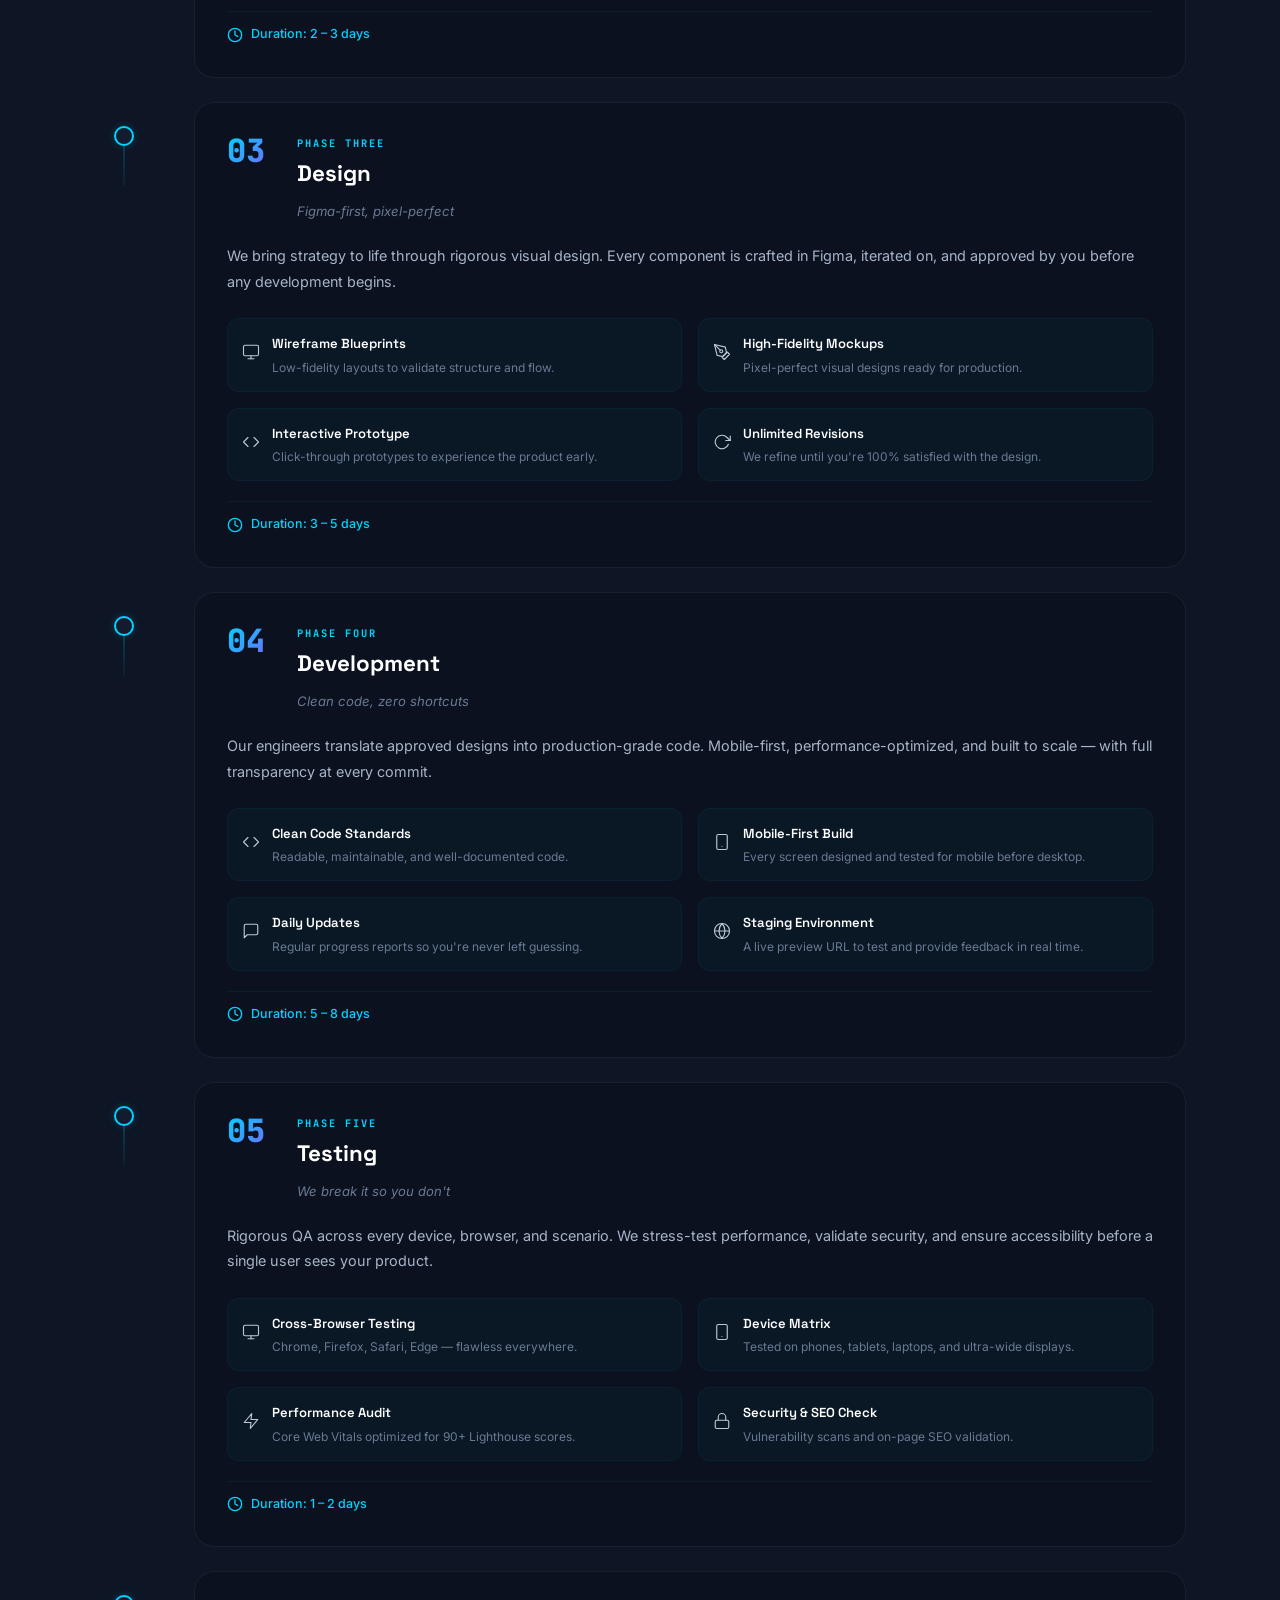
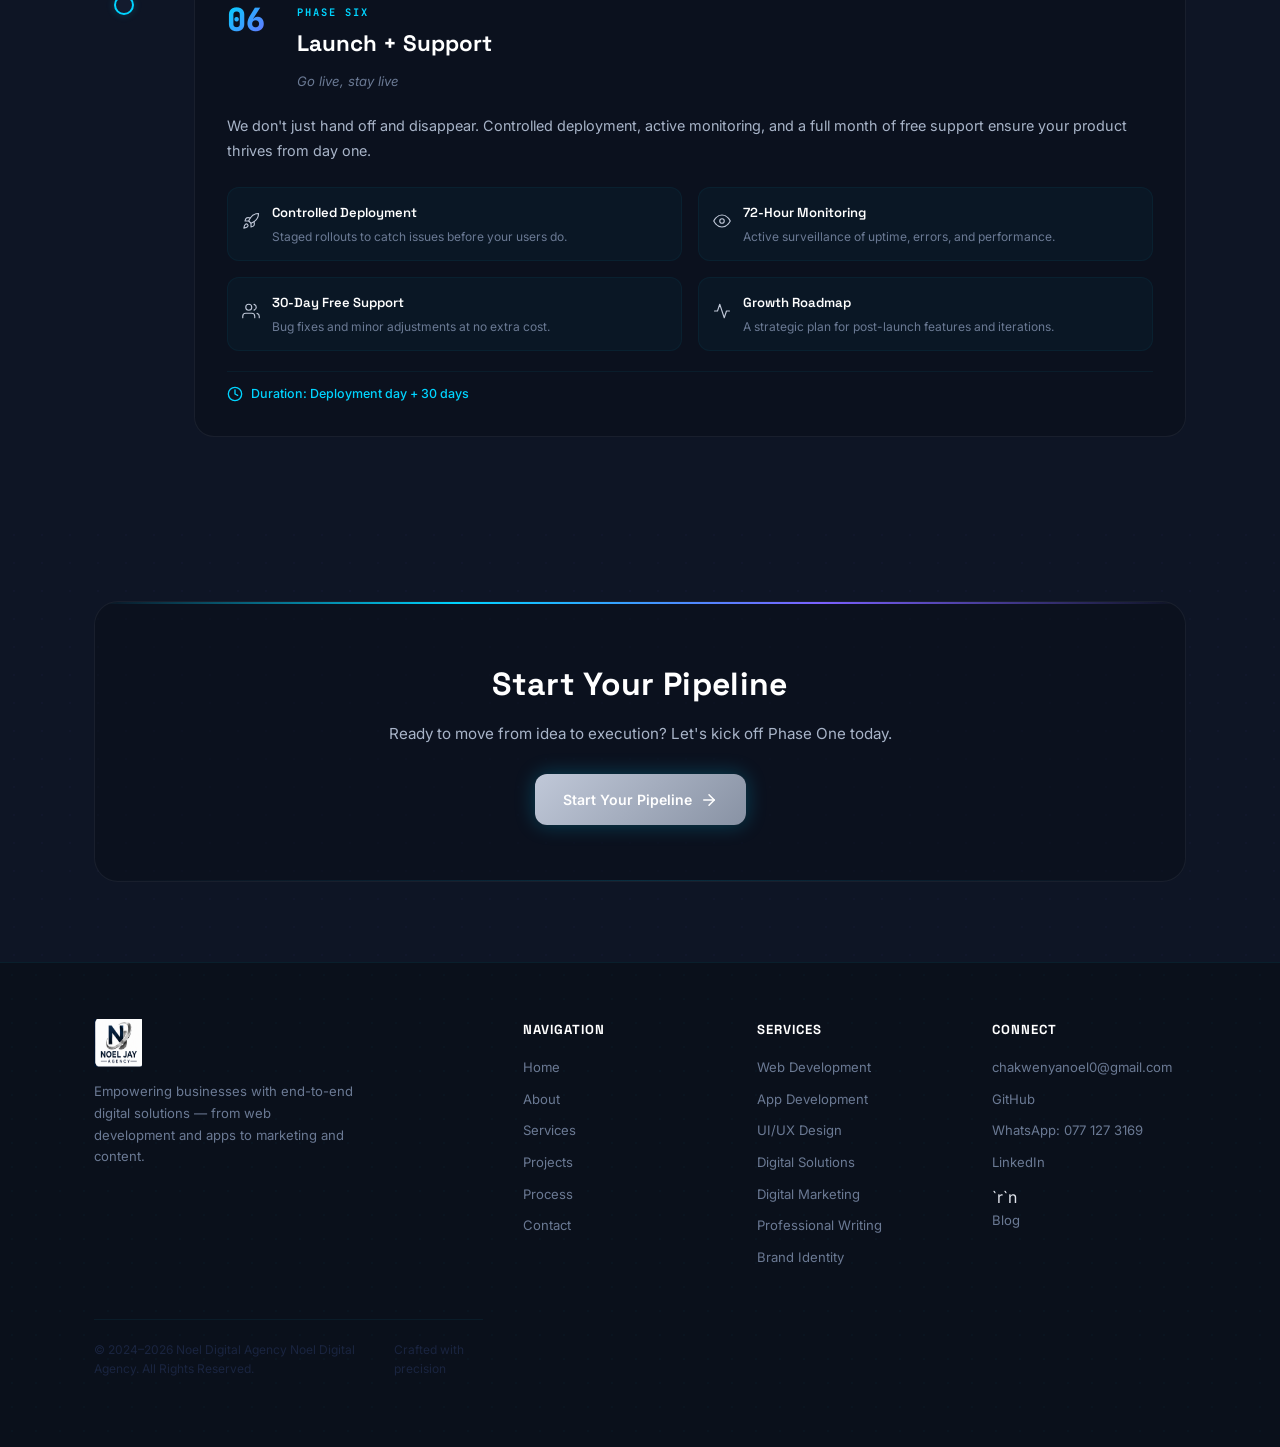
<file: process.html>
﻿<!DOCTYPE html>
<html lang="en">
<head>
  <meta charset="UTF-8">
  <meta name="viewport" content="width=device-width, initial-scale=1.0">
  <meta name="theme-color" content="#00162D">
  <meta name="color-scheme" content="dark">
  <title>Process - Noel Digital Agency</title>
  <meta name="description" content="Our 6-step Blueprint Pipeline - a precision-engineered workflow that turns raw ideas into world-class digital products." />
  <meta name="keywords" content="web design process, development process, project pipeline, discovery, strategy, launch, Noel Digital Agency process">
  <link rel="icon" href="loggo.png" type="image/png">
  <link rel="icon" href="data:image/svg+xml,<svg xmlns='http://www.w3.org/2000/svg' viewBox='0 0 64 64'><rect width='64' height='64' rx='14' fill='%230A0F1A'/><text x='32' y='44' font-family='Arial,sans-serif' font-weight='bold' font-size='36' fill='%23C0C8D8' text-anchor='middle'>N</text></svg>" type="image/svg+xml">
  <link rel="manifest" href="manifest.json">`r`n  <link rel="alternate" type="application/rss+xml" title="Noel Digital Agency Blog" href="feed.xml">
  <meta property="og:type" content="website">
  <meta property="og:site_name" content="Noel Digital Agency">
  <meta property="og:title" content="Process - Noel Digital Agency">
  <meta property="og:description" content="Our 6-step Blueprint Pipeline for delivering exceptional digital solutions.">
  <meta property="og:image" content="loggo.png">
  <meta name="twitter:card" content="summary">
  <script type="application/ld+json">{"@context":"https://schema.org","@type":"WebPage","name":"Our Process","description":"6-step Blueprint Pipeline for digital solutions"}
  </script>
  <link rel="preconnect" href="https://fonts.googleapis.com">
  <link rel="preconnect" href="https://fonts.gstatic.com" crossorigin>
  <link rel="stylesheet" href="styles.css?v=12">
  <link rel="stylesheet" href="https://fonts.googleapis.com/css2?family=Inter:wght@400;700&family=JetBrains+Mono:wght@400&family=Space+Grotesk:wght@700;800&display=swap">
  <style>
    /* Blueprint Pipeline styles */
    .bp-grid{position:fixed;inset:0;z-index:0;background-image:linear-gradient(rgba(0,212,255,.03) 1px,transparent 1px),linear-gradient(90deg,rgba(0,212,255,.03) 1px,transparent 1px);background-size:40px 40px;pointer-events:none}
    .bp-hero{padding:140px 0 80px;position:relative;overflow:hidden}
    .bp-hero::before{content:'';position:absolute;top:0;left:50%;width:1px;height:100px;background:linear-gradient(180deg,var(--neon-cyan),transparent);transform:translateX(-50%)}
    .bp-hero-tag{display:inline-flex;align-items:center;gap:8px;background:rgba(0,212,255,.06);border:1px solid rgba(0,212,255,.18);padding:8px 20px;border-radius:100px;font-size:.72rem;font-weight:700;color:var(--neon-cyan);text-transform:uppercase;letter-spacing:2px;margin-bottom:28px;font-family:var(--mono)}
    .bp-hero-title{font-family:var(--display);font-size:3.2rem;font-weight:800;color:var(--white);line-height:1.1;margin-bottom:20px;letter-spacing:-.02em}
    .bp-hero-title em{font-style:normal;background:linear-gradient(135deg,var(--neon-cyan),var(--neon-purple));-webkit-background-clip:text;-webkit-text-fill-color:transparent;background-clip:text}
    .bp-hero-sub{font-size:1rem;color:var(--silver);max-width:620px;margin:0 auto 40px;line-height:1.75}
    .bp-hero-stats{display:flex;justify-content:center;gap:32px;flex-wrap:wrap}
    .bp-stat{text-align:center;padding:16px 24px;background:var(--glass-bg);border:1px solid var(--glass-border);border-radius:14px;min-width:100px;}
    .bp-stat strong{font-family:var(--mono);font-size:1.6rem;font-weight:800;background:linear-gradient(135deg,var(--neon-cyan),var(--neon-purple));-webkit-background-clip:text;-webkit-text-fill-color:transparent;background-clip:text;display:block}
    .bp-stat span{font-size:.7rem;color:var(--grey);text-transform:uppercase;letter-spacing:1px;font-weight:600}
    .bp-particles{position:absolute;inset:0;pointer-events:none;z-index:0}
    .bp-particle{position:absolute;width:4px;height:4px;background:var(--neon-cyan);border-radius:50%;opacity:.3;box-shadow:0 0 6px var(--neon-cyan)}

    /* Pipeline Track */
    .bp-pipeline{position:relative;padding:20px 0 60px}
    .bp-node{display:flex;gap:40px;align-items:flex-start;position:relative;margin-bottom:0}
    .bp-node-line{display:flex;flex-direction:column;align-items:center;min-width:60px;padding-top:24px}
    .bp-node-dot{width:20px;height:20px;border-radius:50%;background:var(--corp-navy);border:2px solid var(--neon-cyan);position:relative;z-index:2;transition:all .5s var(--ease);flex-shrink:0;box-shadow:0 0 8px rgba(0,212,255,.2)}
    .bp-node-connector{width:2px;flex:1;min-height:40px;background:linear-gradient(180deg,rgba(0,212,255,.2),rgba(0,212,255,.05));transition:all .6s var(--ease)}
    .bp-node-connector--last{background:transparent!important}

    /* Node Card */
    .bp-node-card{flex:1;background:var(--glass-bg);border:1px solid var(--glass-border);border-radius:20px;padding:32px;margin-bottom:24px;transition:border-color .4s,box-shadow .4s;position:relative;overflow:hidden;}
    .bp-node-card::before{content:'';position:absolute;top:0;left:0;right:0;height:2px;background:linear-gradient(90deg,var(--neon-cyan),var(--neon-purple));transform:scaleX(0);transform-origin:left;transition:transform .5s var(--ease)}
    .bp-node-card:hover{border-color:rgba(0,212,255,.15);box-shadow:0 8px 24px rgba(0,0,0,.2),0 0 12px rgba(0,212,255,.06)}

    .bp-node-head{display:flex;gap:20px;align-items:flex-start;margin-bottom:20px}
    .bp-node-num{font-family:var(--mono);font-size:2rem;font-weight:800;background:linear-gradient(135deg,var(--neon-cyan),var(--neon-purple));-webkit-background-clip:text;-webkit-text-fill-color:transparent;background-clip:text;min-width:50px;line-height:1}
    .bp-node-phase{font-size:.65rem;font-weight:700;color:var(--neon-cyan);text-transform:uppercase;letter-spacing:2px;display:block;margin-bottom:4px;font-family:var(--mono)}
    .bp-node-title{font-family:var(--display);font-size:1.4rem;font-weight:700;color:var(--white);margin-bottom:4px}
    .bp-node-subtitle{font-size:.82rem;color:var(--grey);font-style:italic}

    .bp-node-body>p{color:var(--silver);font-size:.9rem;line-height:1.75;margin-bottom:24px}
    .bp-node-details{display:grid;grid-template-columns:1fr 1fr;gap:16px;margin-bottom:20px}
    .bp-detail{display:flex;gap:12px;align-items:flex-start;padding:14px;background:rgba(0,212,255,.03);border-radius:12px;border:1px solid rgba(0,212,255,.05);transition:background .3s,border-color .3s}
    .bp-detail:hover{border-color:rgba(0,212,255,.15);background:rgba(0,212,255,.06)}
    .bp-detail-ico{font-size:1.4rem;flex-shrink:0;margin-top:2px}
    .bp-detail strong{font-family:var(--display);font-size:.82rem;color:var(--white);display:block;margin-bottom:4px;font-weight:600}
    .bp-detail p{font-size:.75rem;color:var(--grey);line-height:1.5;margin:0}
    .bp-node-duration{display:flex;align-items:center;gap:8px;font-size:.78rem;color:var(--neon-cyan);font-weight:500;padding-top:12px;border-top:1px solid rgba(0,212,255,.06)}
    .bp-node-duration svg{width:16px;height:16px;stroke:var(--neon-cyan);fill:none;stroke-width:2;flex-shrink:0}

    /* Pipeline progress bar */
    .bp-progress{position:fixed;left:24px;top:50%;transform:translateY(-50%);z-index:100;display:flex;flex-direction:column;gap:12px;transition:opacity .3s}
    .bp-progress.hidden{opacity:0;pointer-events:none}
    .bp-progress-dot{width:10px;height:10px;border-radius:50%;border:2px solid rgba(0,212,255,.2);background:transparent;transition:all .3s;cursor:pointer}
    .bp-progress-dot.active{border-color:var(--neon-cyan);background:var(--neon-cyan);box-shadow:0 0 10px rgba(0,212,255,.4)}

    @media(max-width:768px){
      .bp-hero-title{font-size:2rem}
      .bp-hero-stats{gap:12px}
      .bp-stat{min-width:80px;padding:12px 16px}
      .bp-stat strong{font-size:1.2rem}
      .bp-node{gap:16px}
      .bp-node-line{min-width:36px}
      .bp-node-dot{width:14px;height:14px}
      .bp-node-card{padding:20px}
      .bp-node-details{grid-template-columns:1fr}
      .bp-node-num{font-size:1.5rem;min-width:36px}
      .bp-progress{display:none}
    }
  </style>
  <link rel="canonical" href="https://noeljaywolf-create.github.io/noel-digital-agency/process.html">
  <script type="application/ld+json">
  {"@context":"https://schema.org","@type":"BreadcrumbList","itemListElement":[{"@type":"ListItem","position":1,"name":"Home","item":"https://noeljaywolf-create.github.io/noel-digital-agency/"},{"@type":"ListItem","position":2,"name":"Process","item":"https://noeljaywolf-create.github.io/noel-digital-agency/process.html"}]}
  </script>
</head>
<body>
  <header class="topbar" id="topbar">
    <div class="topbar-strip">
      <div class="topbar-strip-left">
        <a href="index.html"><img src="loggo.png" alt="Noel Digital Agency" width="52" height="52"></a>
      </div>
      <div class="topbar-strip-right">
        <a href="tel:+263771273169"><svg viewBox="0 0 24 24" fill="none" stroke="currentColor" stroke-width="2" stroke-linecap="round" stroke-linejoin="round"><path d="M22 16.92v3a2 2 0 0 1-2.18 2 19.79 19.79 0 0 1-8.63-3.07 19.5 19.5 0 0 1-6-6 19.79 19.79 0 0 1-3.07-8.67A2 2 0 0 1 4.11 2h3a2 2 0 0 1 2 1.72c.127.96.361 1.903.7 2.81a2 2 0 0 1-.45 2.11L8.09 9.91a16 16 0 0 0 6 6l1.27-1.27a2 2 0 0 1 2.11-.45c.907.339 1.85.573 2.81.7A2 2 0 0 1 22 16.92z"/></svg>+263 77 127 3169</a>
        <a href="https://wa.me/263771273169" target="_blank" rel="noopener noreferrer" class="wa-link"><svg viewBox="0 0 24 24" fill="currentColor"><path d="M17.472 14.382c-.297-.149-1.758-.867-2.03-.967-.273-.099-.471-.148-.67.15-.197.297-.767.966-.94 1.164-.173.199-.347.223-.644.075-.297-.15-1.255-.463-2.39-1.475-.883-.788-1.48-1.761-1.653-2.059-.173-.297-.018-.458.13-.606.134-.133.298-.347.446-.52.149-.174.198-.298.298-.497.099-.198.05-.371-.025-.52-.075-.149-.669-1.612-.916-2.207-.242-.579-.487-.5-.669-.51-.173-.008-.371-.01-.57-.01-.198 0-.52.074-.792.372-.272.297-1.04 1.016-1.04 2.479 0 1.462 1.065 2.875 1.213 3.074.149.198 2.096 3.2 5.077 4.487.709.306 1.262.489 1.694.625.712.227 1.36.195 1.871.118.571-.085 1.758-.719 2.006-1.413.248-.694.248-1.289.173-1.413-.074-.124-.272-.198-.57-.347m-5.421 7.403h-.004a9.87 9.87 0 01-5.031-1.378l-.361-.214-3.741.982.998-3.648-.235-.374a9.86 9.86 0 01-1.51-5.26c.001-5.45 4.436-9.884 9.888-9.884 2.64 0 5.122 1.03 6.988 2.898a9.825 9.825 0 012.893 6.994c-.003 5.45-4.437 9.884-9.885 9.884m8.413-18.297A11.815 11.815 0 0012.05 0C5.495 0 .16 5.335.157 11.892c0 2.096.547 4.142 1.588 5.945L.057 24l6.305-1.654a11.882 11.882 0 005.683 1.448h.005c6.554 0 11.89-5.335 11.893-11.893a11.821 11.821 0 00-3.48-8.413z"/></svg>WhatsApp</a>
        <a href="mailto:chakwenyanoel0@gmail.com"><svg viewBox="0 0 24 24" fill="none" stroke="currentColor" stroke-width="2" stroke-linecap="round" stroke-linejoin="round"><path d="M4 4h16c1.1 0 2 .9 2 2v12c0 1.1-.9 2-2 2H4c-1.1 0-2-.9-2-2V6c0-1.1.9-2 2-2z"/><polyline points="22,6 12,13 2,6"/></svg>Email</a>
      </div>
    </div>
    <div class="topbar-main">
      <nav class="topbar-nav" id="topnav">
        <a href="index.html">Home</a>
        <a href="about.html">About</a>
        <a href="services.html">Services</a>
        <a href="portfolio.html">Projects</a>
        <a href="process.html" class="active">Process</a>
        <a href="contact.html">Contact Us</a>
      </nav>
      <div class="topbar-actions">
        <button class="theme-toggle" id="themeToggle" aria-label="Toggle theme">
          <svg viewBox="0 0 24 24"><circle cx="12" cy="12" r="5"/><line x1="12" y1="1" x2="12" y2="3"/><line x1="12" y1="21" x2="12" y2="23"/><line x1="4.22" y1="4.22" x2="5.64" y2="5.64"/><line x1="18.36" y1="18.36" x2="19.78" y2="19.78"/><line x1="1" y1="12" x2="3" y2="12"/><line x1="21" y1="12" x2="23" y2="12"/><line x1="4.22" y1="19.78" x2="5.64" y2="18.36"/><line x1="18.36" y1="5.64" x2="19.78" y2="4.22"/></svg>
          <span class="theme-label">Light</span>
        </button>
        <a href="contact.html" class="contact-link"><svg viewBox="0 0 24 24" fill="none" stroke="currentColor" stroke-width="2" stroke-linecap="round" stroke-linejoin="round"><path d="M22 16.92v3a2 2 0 0 1-2.18 2 19.79 19.79 0 0 1-8.63-3.07 19.5 19.5 0 0 1-6-6 19.79 19.79 0 0 1-3.07-8.67A2 2 0 0 1 4.11 2h3a2 2 0 0 1 2 1.72c.127.96.361 1.903.7 2.81a2 2 0 0 1-.45 2.11L8.09 9.91a16 16 0 0 0 6 6l1.27-1.27a2 2 0 0 1 2.11-.45c.907.339 1.85.573 2.81.7A2 2 0 0 1 22 16.92z"/></svg>Contact Us</a>
        <a href="contact.html" class="topbar-cta">Get a Quote</a>
      </div>
      <button class="menu-btn" id="menuBtn" aria-label="Toggle menu"><span></span><span></span><span></span></button>
    </div>
  </header>
  <div class="marquee"><div class="marquee-track"><span>Web Development</span><i>&#9670;</i><span>App Development</span><i>&#9670;</i><span>UI/UX Design</span><i>&#9670;</i><span>Digital Marketing</span><i>&#9670;</i><span>Professional Writing</span><i>&#9670;</i><span>Digital Solutions</span><i>&#9670;</i><span>Web Development</span><i>&#9670;</i><span>App Development</span><i>&#9670;</i><span>UI/UX Design</span><i>&#9670;</i><span>Digital Marketing</span><i>&#9670;</i><span>Professional Writing</span><i>&#9670;</i><span>Digital Solutions</span><i>&#9670;</i></div></div>

  <!-- Blueprint Grid Background -->
  <div class="bp-grid"></div>

  <!-- Hero Section -->
  <section class="bp-hero">
    <div class="bp-particles">
      <div class="bp-particle" style="top:20%;left:10%"></div>
      <div class="bp-particle" style="top:60%;left:85%"></div>
      <div class="bp-particle" style="top:80%;left:30%"></div>
      <div class="bp-particle" style="top:35%;left:70%"></div>
      <div class="bp-particle" style="top:50%;left:50%"></div>
      <div class="bp-particle" style="top:15%;left:90%"></div>
    </div>
    <div class="container" style="position:relative;z-index:1;text-align:center">
      <div class="bp-hero-tag">
        <svg width="14" height="14" viewBox="0 0 24 24" fill="none" stroke="currentColor" stroke-width="2" stroke-linecap="round" stroke-linejoin="round"><polygon points="12 2 2 7 12 12 22 7 12 2"/><polyline points="2 17 12 22 22 17"/><polyline points="2 12 12 17 22 12"/></svg>
        Precision-Engineered Workflow
      </div>
      <h1 class="bp-hero-title">The <em>Blueprint Pipeline</em></h1>
      <p class="bp-hero-sub">A 6-step methodology that transforms raw ideas into world-class digital products. Every phase is intentional. Every detail is accounted for.</p>
      <div class="bp-hero-stats">
        <div class="bp-stat">
          <strong>6</strong>
          <span>Steps</span>
        </div>
        <div class="bp-stat">
          <strong>12-20</strong>
          <span>Days Avg</span>
        </div>
        <div class="bp-stat">
          <strong>100%</strong>
          <span>Transparent</span>
        </div>
        <div class="bp-stat">
          <strong>30</strong>
          <span>Days Support</span>
        </div>
      </div>
    </div>
  </section>

  <!-- Pipeline Track -->
  <section class="bp-pipeline">
    <div class="container">

      <!-- Step 01 - Discovery -->
      <div class="bp-node">
        <div class="bp-node-line">
          <div class="bp-node-dot"></div>
          <div class="bp-node-connector"></div>
        </div>
        <div class="bp-node-card">
          <div class="bp-node-head">
            <div class="bp-node-num">01</div>
            <div>
              <span class="bp-node-phase">Phase One</span>
              <h2 class="bp-node-title">Discovery</h2>
              <span class="bp-node-subtitle">Deep-dive into your world</span>
            </div>
          </div>
          <div class="bp-node-body">
            <p>We immerse ourselves in your business, your users, and your market. This phase lays the foundation for every decision that follows &mdash; no assumptions, only evidence.</p>
            <div class="bp-node-details">
              <div class="bp-detail">
                <div class="bp-detail-ico"><svg viewBox="0 0 24 24" width="18" height="18" fill="none" stroke="var(--accent)" stroke-width="1.5" stroke-linecap="round" stroke-linejoin="round"><path d="M20 21v-2a4 4 0 0 0-4-4H8a4 4 0 0 0-4 4v2"/><circle cx="12" cy="7" r="4"/></svg></div>
                <div>
                  <strong>Stakeholder Interviews</strong>
                  <p>One-on-one sessions to uncover goals, pain points, and vision.</p>
                </div>
              </div>
              <div class="bp-detail">
                <div class="bp-detail-ico"><svg viewBox="0 0 24 24" width="18" height="18" fill="none" stroke="var(--accent)" stroke-width="1.5" stroke-linecap="round" stroke-linejoin="round"><polyline points="22 12 18 12 15 21 9 3 6 12 2 12"/></svg></div>
                <div>
                  <strong>Competitor Analysis</strong>
                  <p>Mapping the landscape to find gaps and opportunities.</p>
                </div>
              </div>
              <div class="bp-detail">
                <div class="bp-detail-ico"><svg viewBox="0 0 24 24" width="18" height="18" fill="none" stroke="var(--accent)" stroke-width="1.5" stroke-linecap="round" stroke-linejoin="round"><path d="M17 21v-2a4 4 0 0 0-4-4H5a4 4 0 0 0-4 4v2"/><circle cx="9" cy="7" r="4"/><path d="M23 21v-2a4 4 0 0 0-3-3.87"/><path d="M16 3.13a4 4 0 0 1 0 7.75"/></svg></div>
                <div>
                  <strong>User Persona Research</strong>
                  <p>Building data-driven profiles of your ideal customers.</p>
                </div>
              </div>
              <div class="bp-detail">
                <div class="bp-detail-ico"><svg viewBox="0 0 24 24" width="18" height="18" fill="none" stroke="var(--accent)" stroke-width="1.5" stroke-linecap="round" stroke-linejoin="round"><path d="M14 2H6a2 2 0 0 0-2 2v16a2 2 0 0 0 2 2h12a2 2 0 0 0 2-2V8z"/><polyline points="14 2 14 8 20 8"/><line x1="16" y1="13" x2="8" y2="13"/><line x1="16" y1="17" x2="8" y2="17"/></svg></div>
                <div>
                  <strong>Project Brief</strong>
                  <p>A single source of truth that aligns everyone from day one.</p>
                </div>
              </div>
            </div>
            <div class="bp-node-duration">
              <svg viewBox="0 0 24 24" stroke-linecap="round" stroke-linejoin="round"><circle cx="12" cy="12" r="10"/><polyline points="12 6 12 12 16 14"/></svg>
              Duration: 1 &ndash; 2 days
            </div>
          </div>
        </div>
      </div>

      <!-- Step 02 - Strategy -->
      <div class="bp-node">
        <div class="bp-node-line">
          <div class="bp-node-dot"></div>
          <div class="bp-node-connector"></div>
        </div>
        <div class="bp-node-card">
          <div class="bp-node-head">
            <div class="bp-node-num">02</div>
            <div>
              <span class="bp-node-phase">Phase Two</span>
              <h2 class="bp-node-title">Strategy</h2>
              <span class="bp-node-subtitle">Architecture before decoration</span>
            </div>
          </div>
          <div class="bp-node-body">
            <p>Before a single pixel is placed, we architect the solution. This is where we define the blueprint &mdash; structure, priorities, and the exact path to launch.</p>
            <div class="bp-node-details">
              <div class="bp-detail">
                <div class="bp-detail-ico"><svg viewBox="0 0 24 24" width="18" height="18" fill="none" stroke="var(--accent)" stroke-width="1.5" stroke-linecap="round" stroke-linejoin="round"><rect x="3" y="3" width="7" height="7"/><rect x="14" y="3" width="7" height="7"/><rect x="14" y="14" width="7" height="7"/><rect x="3" y="14" width="7" height="7"/></svg></div>
                <div>
                  <strong>Information Architecture</strong>
                  <p>Structuring content and flows for intuitive navigation.</p>
                </div>
              </div>
              <div class="bp-detail">
                <div class="bp-detail-ico"><svg viewBox="0 0 24 24" width="18" height="18" fill="none" stroke="var(--accent)" stroke-width="1.5" stroke-linecap="round" stroke-linejoin="round"><circle cx="12" cy="12" r="10"/><circle cx="12" cy="12" r="6"/><circle cx="12" cy="12" r="2"/></svg></div>
                <div>
                  <strong>Feature Prioritization</strong>
                  <p>Focusing resources on what moves the needle most.</p>
                </div>
              </div>
              <div class="bp-detail">
                <div class="bp-detail-ico"><svg viewBox="0 0 24 24" width="18" height="18" fill="none" stroke="var(--accent)" stroke-width="1.5" stroke-linecap="round" stroke-linejoin="round"><rect x="3" y="4" width="18" height="18" rx="2"/><line x1="16" y1="2" x2="16" y2="6"/><line x1="8" y1="2" x2="8" y2="6"/><line x1="3" y1="10" x2="21" y2="10"/></svg></div>
                <div>
                  <strong>Milestone Roadmap</strong>
                  <p>Clear checkpoints so you always know what's next.</p>
                </div>
              </div>
              <div class="bp-detail">
                <div class="bp-detail-ico"><svg viewBox="0 0 24 24" width="18" height="18" fill="none" stroke="var(--accent)" stroke-width="1.5" stroke-linecap="round" stroke-linejoin="round"><circle cx="12" cy="12" r="3"/><path d="M19.4 15a1.65 1.65 0 0 0 .33 1.82l.06.06a2 2 0 1 1-2.83 2.83l-.06-.06A1.65 1.65 0 0 0 15 19.4a1.65 1.65 0 0 0-1 1.51V21a2 2 0 0 1-4 0v-.09A1.65 1.65 0 0 0 9 19.4a1.65 1.65 0 0 0-1.82.33l-.06.06a2 2 0 1 1-2.83-2.83l.06-.06A1.65 1.65 0 0 0 4.68 15a1.65 1.65 0 0 0-1.51-1H3a2 2 0 0 1 0-4h.09A1.65 1.65 0 0 0 4.6 9a1.65 1.65 0 0 0-.33-1.82l-.06-.06a2 2 0 1 1 2.83-2.83l.06.06A1.65 1.65 0 0 0 9 4.68a1.65 1.65 0 0 0 1-1.51V3a2 2 0 0 1 4 0v.09a1.65 1.65 0 0 0 1 1.51 1.65 1.65 0 0 0 1.82-.33l.06-.06a2 2 0 1 1 2.83 2.83l-.06.06A1.65 1.65 0 0 0 19.4 9a1.65 1.65 0 0 0 1.51 1H21a2 2 0 0 1 0 4h-.09a1.65 1.65 0 0 0-1.51 1z"/></svg></div>
                <div>
                  <strong>Tech Stack Selection</strong>
                  <p>Choosing the right tools for performance and scalability.</p>
                </div>
              </div>
            </div>
            <div class="bp-node-duration">
              <svg viewBox="0 0 24 24" stroke-linecap="round" stroke-linejoin="round"><circle cx="12" cy="12" r="10"/><polyline points="12 6 12 12 16 14"/></svg>
              Duration: 2 &ndash; 3 days
            </div>
          </div>
        </div>
      </div>

      <!-- Step 03 - Design -->
      <div class="bp-node">
        <div class="bp-node-line">
          <div class="bp-node-dot"></div>
          <div class="bp-node-connector"></div>
        </div>
        <div class="bp-node-card">
          <div class="bp-node-head">
            <div class="bp-node-num">03</div>
            <div>
              <span class="bp-node-phase">Phase Three</span>
              <h2 class="bp-node-title">Design</h2>
              <span class="bp-node-subtitle">Figma-first, pixel-perfect</span>
            </div>
          </div>
          <div class="bp-node-body">
            <p>We bring strategy to life through rigorous visual design. Every component is crafted in Figma, iterated on, and approved by you before any development begins.</p>
            <div class="bp-node-details">
              <div class="bp-detail">
                <div class="bp-detail-ico"><svg viewBox="0 0 24 24" width="18" height="18" fill="none" stroke="var(--accent)" stroke-width="1.5" stroke-linecap="round" stroke-linejoin="round"><rect x="2" y="3" width="20" height="14" rx="2"/><line x1="8" y1="21" x2="16" y2="21"/><line x1="12" y1="17" x2="12" y2="21"/></svg></div>
                <div>
                  <strong>Wireframe Blueprints</strong>
                  <p>Low-fidelity layouts to validate structure and flow.</p>
                </div>
              </div>
              <div class="bp-detail">
                <div class="bp-detail-ico"><svg viewBox="0 0 24 24" width="18" height="18" fill="none" stroke="var(--accent)" stroke-width="1.5" stroke-linecap="round" stroke-linejoin="round"><path d="M12 19l7-7 3 3-7 7-3-3z"/><path d="M18 13l-1.5-7.5L2 2l3.5 14.5L13 18l5-5z"/><path d="M2 2l7.586 7.586"/><circle cx="11" cy="11" r="2"/></svg></div>
                <div>
                  <strong>High-Fidelity Mockups</strong>
                  <p>Pixel-perfect visual designs ready for production.</p>
                </div>
              </div>
              <div class="bp-detail">
                <div class="bp-detail-ico"><svg viewBox="0 0 24 24" width="18" height="18" fill="none" stroke="var(--accent)" stroke-width="1.5" stroke-linecap="round" stroke-linejoin="round"><polyline points="16 18 22 12 16 6"/><polyline points="8 6 2 12 8 18"/></svg></div>
                <div>
                  <strong>Interactive Prototype</strong>
                  <p>Click-through prototypes to experience the product early.</p>
                </div>
              </div>
              <div class="bp-detail">
                <div class="bp-detail-ico"><svg viewBox="0 0 24 24" width="18" height="18" fill="none" stroke="var(--accent)" stroke-width="1.5" stroke-linecap="round" stroke-linejoin="round"><polyline points="23 4 23 10 17 10"/><path d="M20.49 15a9 9 0 1 1-2.12-9.36L23 10"/></svg></div>
                <div>
                  <strong>Unlimited Revisions</strong>
                  <p>We refine until you're 100% satisfied with the design.</p>
                </div>
              </div>
            </div>
            <div class="bp-node-duration">
              <svg viewBox="0 0 24 24" stroke-linecap="round" stroke-linejoin="round"><circle cx="12" cy="12" r="10"/><polyline points="12 6 12 12 16 14"/></svg>
              Duration: 3 &ndash; 5 days
            </div>
          </div>
        </div>
      </div>

      <!-- Step 04 - Development -->
      <div class="bp-node">
        <div class="bp-node-line">
          <div class="bp-node-dot"></div>
          <div class="bp-node-connector"></div>
        </div>
        <div class="bp-node-card">
          <div class="bp-node-head">
            <div class="bp-node-num">04</div>
            <div>
              <span class="bp-node-phase">Phase Four</span>
              <h2 class="bp-node-title">Development</h2>
              <span class="bp-node-subtitle">Clean code, zero shortcuts</span>
            </div>
          </div>
          <div class="bp-node-body">
            <p>Our engineers translate approved designs into production-grade code. Mobile-first, performance-optimized, and built to scale &mdash; with full transparency at every commit.</p>
            <div class="bp-node-details">
              <div class="bp-detail">
                <div class="bp-detail-ico"><svg viewBox="0 0 24 24" width="18" height="18" fill="none" stroke="var(--accent)" stroke-width="1.5" stroke-linecap="round" stroke-linejoin="round"><polyline points="16 18 22 12 16 6"/><polyline points="8 6 2 12 8 18"/></svg></div>
                <div>
                  <strong>Clean Code Standards</strong>
                  <p>Readable, maintainable, and well-documented code.</p>
                </div>
              </div>
              <div class="bp-detail">
                <div class="bp-detail-ico"><svg viewBox="0 0 24 24" width="18" height="18" fill="none" stroke="var(--accent)" stroke-width="1.5" stroke-linecap="round" stroke-linejoin="round"><rect x="5" y="2" width="14" height="20" rx="2"/><line x1="12" y1="18" x2="12.01" y2="18"/></svg></div>
                <div>
                  <strong>Mobile-First Build</strong>
                  <p>Every screen designed and tested for mobile before desktop.</p>
                </div>
              </div>
              <div class="bp-detail">
                <div class="bp-detail-ico"><svg viewBox="0 0 24 24" width="18" height="18" fill="none" stroke="var(--accent)" stroke-width="1.5" stroke-linecap="round" stroke-linejoin="round"><path d="M21 15a2 2 0 0 1-2 2H7l-4 4V5a2 2 0 0 1 2-2h14a2 2 0 0 1 2 2z"/></svg></div>
                <div>
                  <strong>Daily Updates</strong>
                  <p>Regular progress reports so you're never left guessing.</p>
                </div>
              </div>
              <div class="bp-detail">
                <div class="bp-detail-ico"><svg viewBox="0 0 24 24" width="18" height="18" fill="none" stroke="var(--accent)" stroke-width="1.5" stroke-linecap="round" stroke-linejoin="round"><circle cx="12" cy="12" r="10"/><line x1="2" y1="12" x2="22" y2="12"/><path d="M12 2a15.3 15.3 0 0 1 4 10 15.3 15.3 0 0 1-4 10 15.3 15.3 0 0 1-4-10 15.3 15.3 0 0 1 4-10z"/></svg></div>
                <div>
                  <strong>Staging Environment</strong>
                  <p>A live preview URL to test and provide feedback in real time.</p>
                </div>
              </div>
            </div>
            <div class="bp-node-duration">
              <svg viewBox="0 0 24 24" stroke-linecap="round" stroke-linejoin="round"><circle cx="12" cy="12" r="10"/><polyline points="12 6 12 12 16 14"/></svg>
              Duration: 5 &ndash; 8 days
            </div>
          </div>
        </div>
      </div>

      <!-- Step 05 - Testing -->
      <div class="bp-node">
        <div class="bp-node-line">
          <div class="bp-node-dot"></div>
          <div class="bp-node-connector"></div>
        </div>
        <div class="bp-node-card">
          <div class="bp-node-head">
            <div class="bp-node-num">05</div>
            <div>
              <span class="bp-node-phase">Phase Five</span>
              <h2 class="bp-node-title">Testing</h2>
              <span class="bp-node-subtitle">We break it so you don't</span>
            </div>
          </div>
          <div class="bp-node-body">
            <p>Rigorous QA across every device, browser, and scenario. We stress-test performance, validate security, and ensure accessibility before a single user sees your product.</p>
            <div class="bp-node-details">
              <div class="bp-detail">
                <div class="bp-detail-ico"><svg viewBox="0 0 24 24" width="18" height="18" fill="none" stroke="var(--accent)" stroke-width="1.5" stroke-linecap="round" stroke-linejoin="round"><rect x="2" y="3" width="20" height="14" rx="2"/><line x1="8" y1="21" x2="16" y2="21"/><line x1="12" y1="17" x2="12" y2="21"/></svg></div>
                <div>
                  <strong>Cross-Browser Testing</strong>
                  <p>Chrome, Firefox, Safari, Edge &mdash; flawless everywhere.</p>
                </div>
              </div>
              <div class="bp-detail">
                <div class="bp-detail-ico"><svg viewBox="0 0 24 24" width="18" height="18" fill="none" stroke="var(--accent)" stroke-width="1.5" stroke-linecap="round" stroke-linejoin="round"><rect x="5" y="2" width="14" height="20" rx="2"/><line x1="12" y1="18" x2="12.01" y2="18"/></svg></div>
                <div>
                  <strong>Device Matrix</strong>
                  <p>Tested on phones, tablets, laptops, and ultra-wide displays.</p>
                </div>
              </div>
              <div class="bp-detail">
                <div class="bp-detail-ico"><svg viewBox="0 0 24 24" width="18" height="18" fill="none" stroke="var(--accent)" stroke-width="1.5" stroke-linecap="round" stroke-linejoin="round"><polygon points="13 2 3 14 12 14 11 22 21 10 12 10 13 2"/></svg></div>
                <div>
                  <strong>Performance Audit</strong>
                  <p>Core Web Vitals optimized for 90+ Lighthouse scores.</p>
                </div>
              </div>
              <div class="bp-detail">
                <div class="bp-detail-ico"><svg viewBox="0 0 24 24" width="18" height="18" fill="none" stroke="var(--accent)" stroke-width="1.5" stroke-linecap="round" stroke-linejoin="round"><rect x="3" y="11" width="18" height="11" rx="2"/><path d="M7 11V7a5 5 0 0 1 10 0v4"/></svg></div>
                <div>
                  <strong>Security &amp; SEO Check</strong>
                  <p>Vulnerability scans and on-page SEO validation.</p>
                </div>
              </div>
            </div>
            <div class="bp-node-duration">
              <svg viewBox="0 0 24 24" stroke-linecap="round" stroke-linejoin="round"><circle cx="12" cy="12" r="10"/><polyline points="12 6 12 12 16 14"/></svg>
              Duration: 1 &ndash; 2 days
            </div>
          </div>
        </div>
      </div>

      <!-- Step 06 - Launch + Support -->
      <div class="bp-node">
        <div class="bp-node-line">
          <div class="bp-node-dot"></div>
          <div class="bp-node-connector bp-node-connector--last"></div>
        </div>
        <div class="bp-node-card">
          <div class="bp-node-head">
            <div class="bp-node-num">06</div>
            <div>
              <span class="bp-node-phase">Phase Six</span>
              <h2 class="bp-node-title">Launch + Support</h2>
              <span class="bp-node-subtitle">Go live, stay live</span>
            </div>
          </div>
          <div class="bp-node-body">
            <p>We don't just hand off and disappear. Controlled deployment, active monitoring, and a full month of free support ensure your product thrives from day one.</p>
            <div class="bp-node-details">
              <div class="bp-detail">
                <div class="bp-detail-ico"><svg viewBox="0 0 24 24" width="18" height="18" fill="none" stroke="var(--accent)" stroke-width="1.5" stroke-linecap="round" stroke-linejoin="round"><path d="M4.5 16.5c-1.5 1.26-2 5-2 5s3.74-.5 5-2c.71-.84.7-2.13-.09-2.91a2.18 2.18 0 0 0-2.91-.09z"/><path d="M12 15l-3-3a22 22 0 0 1 2-3.95A12.88 12.88 0 0 1 22 2c0 2.72-.78 7.5-6 11a22.35 22.35 0 0 1-4 2z"/><path d="M9 12H4s.55-3.03 2-4c1.62-1.08 5 0 5 0"/><path d="M12 15v5s3.03-.55 4-2c1.08-1.62 0-5 0-5"/></svg></div>
                <div>
                  <strong>Controlled Deployment</strong>
                  <p>Staged rollouts to catch issues before your users do.</p>
                </div>
              </div>
              <div class="bp-detail">
                <div class="bp-detail-ico"><svg viewBox="0 0 24 24" width="18" height="18" fill="none" stroke="var(--accent)" stroke-width="1.5" stroke-linecap="round" stroke-linejoin="round"><path d="M1 12s4-8 11-8 11 8 11 8-4 8-11 8-11-8-11-8z"/><circle cx="12" cy="12" r="3"/></svg></div>
                <div>
                  <strong>72-Hour Monitoring</strong>
                  <p>Active surveillance of uptime, errors, and performance.</p>
                </div>
              </div>
              <div class="bp-detail">
                <div class="bp-detail-ico"><svg viewBox="0 0 24 24" width="18" height="18" fill="none" stroke="var(--accent)" stroke-width="1.5" stroke-linecap="round" stroke-linejoin="round"><path d="M17 21v-2a4 4 0 0 0-4-4H5a4 4 0 0 0-4 4v2"/><circle cx="9" cy="7" r="4"/><path d="M23 21v-2a4 4 0 0 0-3-3.87"/><path d="M16 3.13a4 4 0 0 1 0 7.75"/></svg></div>
                <div>
                  <strong>30-Day Free Support</strong>
                  <p>Bug fixes and minor adjustments at no extra cost.</p>
                </div>
              </div>
              <div class="bp-detail">
                <div class="bp-detail-ico"><svg viewBox="0 0 24 24" width="18" height="18" fill="none" stroke="var(--accent)" stroke-width="1.5" stroke-linecap="round" stroke-linejoin="round"><polyline points="22 12 18 12 15 21 9 3 6 12 2 12"/></svg></div>
                <div>
                  <strong>Growth Roadmap</strong>
                  <p>A strategic plan for post-launch features and iterations.</p>
                </div>
              </div>
            </div>
            <div class="bp-node-duration">
              <svg viewBox="0 0 24 24" stroke-linecap="round" stroke-linejoin="round"><circle cx="12" cy="12" r="10"/><polyline points="12 6 12 12 16 14"/></svg>
              Duration: Deployment day + 30 days
            </div>
          </div>
        </div>
      </div>

    </div>
  </section>

  <div class="bp-progress-bar" id="bpProgressBar">
    <div class="bp-pb-dot active" data-label="Discovery" onclick="scrollToStep(0)"></div>
    <div class="bp-pb-dot" data-label="Strategy" onclick="scrollToStep(1)"></div>
    <div class="bp-pb-dot" data-label="Design" onclick="scrollToStep(2)"></div>
    <div class="bp-pb-dot" data-label="Development" onclick="scrollToStep(3)"></div>
    <div class="bp-pb-dot" data-label="Testing" onclick="scrollToStep(4)"></div>
    <div class="bp-pb-dot" data-label="Launch" onclick="scrollToStep(5)"></div>
  </div>
  <!-- CTA Section -->
  <section class="cta">
    <div class="container">
      <div class="cta-box">
        <h2>Start Your Pipeline</h2>
        <p>Ready to move from idea to execution? Let's kick off Phase One today.</p>
        <a href="contact.html" class="btn btn-p">Start Your Pipeline
          <svg viewBox="0 0 24 24"><line x1="5" y1="12" x2="19" y2="12"/><polyline points="12 5 19 12 12 19"/></svg>
        </a>
      </div>
    </div>
  </section>

  <footer>
    <div class="container">
      <div class="ft-grid">
        <div class="ft-brand">
          <a href="index.html"><img src="loggo.png" alt="Noel Digital Agency" height="48" width="48" loading="lazy"></a>
          <p>Empowering businesses with end-to-end digital solutions &mdash; from web development and apps to marketing and content.</p>
        </div>
        <div class="ft-col">
          <h5>Navigation</h5>
          <a href="index.html">Home</a>
          <a href="about.html">About</a>
          <a href="services.html">Services</a>
          <a href="portfolio.html">Projects</a>
          <a href="process.html">Process</a>
          <a href="contact.html">Contact</a>
        </div>
        <div class="ft-col">
          <h5>Services</h5>
          <a href="services.html">Web Development</a>
          <a href="services.html">App Development</a>
          <a href="services.html">UI/UX Design</a>
          <a href="services.html">Digital Solutions</a>
          <a href="services.html">Digital Marketing</a>
          <a href="services.html">Professional Writing</a>
          <a href="services.html">Brand Identity</a>
        </div>
        <div class="ft-col">
          <h5>Connect</h5>
          <a href="mailto:chakwenyanoel0@gmail.com">chakwenyanoel0@gmail.com</a>
          <a href="https://github.com/noeljaywolf-create" target="_blank" rel="noopener noreferrer">GitHub</a>
          <a href="https://wa.me/263771273169" target="_blank" rel="noopener noreferrer">WhatsApp: 077 127 3169</a>
          <a href="https://www.linkedin.com/in/noel-chakwenya" target="_blank" rel="noopener noreferrer">LinkedIn</a>`r`n          <a href="blog.html">Blog</a
        </div>
      </div>
      <div class="ft-bottom">
        <p><span id="copyright-year">&copy; 2024&#8211;2026</span> Noel Digital Agency. All Rights Reserved.</p>
        <p>Crafted with precision</p>
      </div>
    </div>
  </footer>

  <a href="https://wa.me/263771273169" target="_blank" rel="noopener noreferrer" class="wa-float" aria-label="Chat on WhatsApp">
    <span class="wa-float-pulse"></span>
    <svg viewBox="0 0 24 24"><path d="M17.472 14.382c-.297-.149-1.758-.867-2.03-.967-.273-.099-.471-.148-.67.15-.197.297-.767.966-.94 1.164-.173.199-.347.223-.644.075-.297-.15-1.255-.463-2.39-1.475-.883-.788-1.48-1.761-1.653-2.059-.173-.297-.018-.458.13-.606.134-.133.298-.347.446-.52.149-.174.198-.298.298-.497.099-.198.05-.371-.025-.52-.075-.149-.669-1.612-.916-2.207-.242-.579-.487-.5-.669-.51-.173-.008-.371-.01-.57-.01-.198 0-.52.074-.792.372-.272.297-1.04 1.016-1.04 2.479 0 1.462 1.065 2.875 1.213 3.074.149.198 2.096 3.2 5.077 4.487.709.306 1.262.489 1.694.625.712.227 1.36.195 1.871.118.571-.085 1.758-.719 2.006-1.413.248-.694.248-1.289.173-1.413-.074-.124-.272-.198-.57-.347m-5.421 7.403h-.004a9.87 9.87 0 01-5.031-1.378l-.361-.214-3.741.982.998-3.648-.235-.374a9.86 9.86 0 01-1.51-5.26c.001-5.45 4.436-9.884 9.888-9.884 2.64 0 5.122 1.03 6.988 2.898a9.825 9.825 0 012.893 6.994c-.003 5.45-4.437 9.884-9.885 9.884m8.413-18.297A11.815 11.815 0 0012.05 0C5.495 0 .16 5.335.157 11.892c0 2.096.547 4.142 1.588 5.945L.057 24l6.305-1.654a11.882 11.882 0 005.683 1.448h.005c6.554 0 11.89-5.335 11.893-11.893a11.821 11.821 0 00-3.48-8.413z"/></svg>
  </a>
  <button class="btt" id="btt" aria-label="Back to top"><svg viewBox="0 0 24 24"><polyline points="18 15 12 9 6 15"/></svg></button>

  <script type="application/ld+json">{"@context":"https://schema.org","@type":"HowTo","name":"Our 6-Step Blueprint Pipeline","description":"A precision-engineered workflow that turns raw ideas into world-class digital products.","step":[{"@type":"HowToStep","position":1,"name":"Discovery","text":"Deep-dive into your business, users, and market through stakeholder interviews, competitor analysis, and user persona research."},{"@type":"HowToStep","position":2,"name":"Strategy","text":"Architecture before decoration. Information architecture, feature prioritization, milestone roadmap, and tech stack selection."},{"@type":"HowToStep","position":3,"name":"Design","text":"Figma-first, pixel-perfect. Wireframe blueprints, high-fidelity mockups, interactive prototypes with unlimited revisions."},{"@type":"HowToStep","position":4,"name":"Development","text":"Clean code, zero shortcuts. Mobile-first build, daily updates, staging environment for real-time feedback."},{"@type":"HowToStep","position":5,"name":"Testing","text":"Cross-browser testing, device matrix, performance audit for 90+ Lighthouse, security and SEO validation."},{"@type":"HowToStep","position":6,"name":"Launch + Support","text":"Controlled deployment, 72-hour monitoring, 30-day free support, and a strategic growth roadmap."}],"totalTime":"P2W"}
</script>
  <script>
    var menuBtn=document.getElementById('menuBtn'),topnav=document.getElementById('topnav');
    if(menuBtn)menuBtn.addEventListener('click',function(){menuBtn.classList.toggle('active');topnav.classList.toggle('active')});
    if(topnav)topnav.querySelectorAll('a').forEach(function(l){l.addEventListener('click',function(){menuBtn.classList.remove('active');topnav.classList.remove('active')})});
    window.addEventListener('scroll',function(){document.getElementById('topbar').classList.toggle('scrolled',window.scrollY>50)});
var btt=document.getElementById('btt');
    if(btt){window.addEventListener('scroll',function(){btt.classList.toggle('show',window.scrollY>400)});btt.addEventListener('click',function(){window.scrollTo({top:0,behavior:'smooth'})})}
    var tt=document.getElementById('themeToggle');
    if(tt){var st=localStorage.getItem('theme');if(st==='light'){document.body.classList.add('light');tt.querySelector('.theme-label').textContent='Dark'}tt.addEventListener('click',function(){document.body.classList.toggle('light');var il=document.body.classList.contains('light');tt.querySelector('.theme-label').textContent=il?'Dark':'Light';localStorage.setItem('theme',il?'light':'dark')})}
  

    // Progress bar
    var bpNodes = document.querySelectorAll('.bp-node');
    var bpDots = document.querySelectorAll('.bp-pb-dot');
    if (bpNodes.length && bpDots.length) {
      window.addEventListener('scroll', function() {
        var scrollPos = window.scrollY + window.innerHeight / 3;
        bpNodes.forEach(function(node, i) {
          var top = node.offsetTop;
          var bot = top + node.offsetHeight;
          if (scrollPos >= top && scrollPos < bot) {
            bpDots.forEach(function(d) { d.classList.remove('active') });
            if (bpDots[i]) bpDots[i].classList.add('active');
          }
        });
      });
    }

    function scrollToStep(i) {
      if (bpNodes[i]) bpNodes[i].scrollIntoView({behavior:'smooth',block:'center'});
    }
  </script>

<!-- Command Palette - include at end of <body> on all pages -->
<div id="cmd-palette" class="cmd-palette" role="dialog" aria-modal="true" aria-label="Command Palette">
  <div class="cmd-backdrop"></div>
  <div class="cmd-window">
    <div class="cmd-header">
      <svg class="cmd-icon" viewBox="0 0 24 24" width="18" height="18"><circle cx="11" cy="11" r="7"/><line x1="16" y1="16" x2="21" y2="21"/></svg>
      <input type="text" id="cmd-input" class="cmd-input" placeholder="Search pages, services, projects..." autocomplete="off" spellcheck="false" autocapitalize="off">
      <kbd class="cmd-shortcut">⌘K</kbd>
    </div>
    <div class="cmd-hint">Type to search · ↑↓ navigate · ⏎ open · Esc close</div>
    <div id="cmd-results" class="cmd-results"></div>
    <div id="cmd-empty" class="cmd-empty hidden">No results for "<span></span>"</div>
    <div class="cmd-footer">
      <span class="cmd-footer-left">Noel Digital Agency</span>
      <span class="cmd-footer-right">v2026.1</span>
    </div>
  </div>
</div>

<script>
(function() {
  'use strict';

  var indexData = null;
  var currentHighlight = -1;
  var results = [];

  // Load search index
  fetch('search-index.json?v=' + Date.now())
    .then(function(r) { return r.json(); })
    .then(function(data) { indexData = data; })
    .catch(function() { indexData = {pages:[],services:[],blog:[],caseStudies:[],actions:[]}; });

  var palette = document.getElementById('cmd-palette');
  var input = document.getElementById('cmd-input');
  var resultsEl = document.getElementById('cmd-results');
  var emptyEl = document.getElementById('cmd-empty');

  function openPalette() {
    if (!palette) return;
    palette.classList.add('open');
    input.focus();
    input.value = '';
    renderResults([]);
    emptyEl.classList.add('hidden');
    document.body.style.overflow = 'hidden';
  }

  function closePalette() {
    if (!palette) return;
    palette.classList.remove('open');
    document.body.style.overflow = '';
    currentHighlight = -1;
  }

  function search(query) {
    if (!indexData || !query.trim()) return [];
    var q = query.toLowerCase().trim();
    var items = [];

    function addItems(arr, type, icon) {
      arr.forEach(function(item) {
        var hay = (item.title + ' ' + (item.description||'') + ' ' + (item.keywords||'') + ' ' + (item.category||'') + ' ' + (item.metrics||'')).toLowerCase();
        if (hay.indexOf(q) !== -1) {
          items.push({
            type: type,
            title: item.title,
            url: item.url,
            description: item.description || item.category || item.metrics || '',
            icon: icon,
            external: item.url.indexOf('http') === 0 || item.url.indexOf('mailto:') === 0 || item.url.indexOf('wa.me') === 0
          });
        }
      });
    }

    addItems(indexData.pages, 'page', '<svg viewBox="0 0 24 24" width="16" height="16"><rect x="3" y="3" width="7" height="7"/><rect x="14" y="3" width="7" height="7"/><rect x="14" y="14" width="7" height="7"/><rect x="3" y="14" width="7" height="7"/></svg>');
    addItems(indexData.services, 'service', '<svg viewBox="0 0 24 24" width="16" height="16"><polyline points="16 18 22 12 16 6"/><polyline points="8 6 2 12 8 18"/></svg>');
    addItems(indexData.blog, 'blog', '<svg viewBox="0 0 24 24" width="16" height="16"><path d="M14 2H6a2 2 0 0 0-2 2v16a2 2 0 0 0 2 2h12a2 2 0 0 0 2-2V8z"/><polyline points="14 2 14 8 20 8"/></svg>');
    addItems(indexData.caseStudies, 'case', '<svg viewBox="0 0 24 24" width="16" height="16"><path d="M21 15a2 2 0 0 1-2 2H7l-4 4V5a2 2 0 0 1 2-2h14a2 2 0 0 1 2 2z"/></svg>');
    addItems(indexData.actions, 'action', '<svg viewBox="0 0 24 24" width="16" height="16"><line x1="5" y1="12" x2="19" y2="12"/><polyline points="12 5 19 12 12 19"/></svg>');

    return items.slice(0, 10);
  }

  function highlight(text, query) {
    if (!query) return text;
    var parts = text.split(new RegExp('(' + query.replace(/[.*+?^${}()|[\]\\]/g, '\\$&') + ')', 'gi'));
    return parts.map(function(p, i) {
      return i % 2 === 1 ? '<mark>' + p + '</mark>' : p;
    }).join('');
  }

  function renderResults(items) {
    results = items;
    currentHighlight = -1;
    if (items.length === 0) {
      resultsEl.innerHTML = '';
      emptyEl.classList.remove('hidden');
      emptyEl.querySelector('span').textContent = input.value;
      return;
    }
    emptyEl.classList.add('hidden');
    resultsEl.innerHTML = items.map(function(item, i) {
      return '<a href="' + item.url + '" class="cmd-item" data-index="' + i + '"' + (item.external ? ' target="_blank" rel="noopener noreferrer"' : '') + '>' +
        '<span class="cmd-item-icon">' + item.icon + '</span>' +
        '<div class="cmd-item-content">' +
        '<span class="cmd-item-title">' + highlight(item.title, input.value) + '</span>' +
        (item.description ? '<span class="cmd-item-desc">' + highlight(item.description, input.value) + '</span>' : '') +
        '</div>' +
        '<span class="cmd-item-type">' + item.type + '</span>' +
      '</a>';
    }).join('');
  }

  function navigate(dir) {
    var items = resultsEl.querySelectorAll('.cmd-item');
    if (!items.length) return;
    currentHighlight = (currentHighlight + dir + items.length) % items.length;
    items.forEach(function(el, i) {
      el.classList.toggle('highlighted', i === currentHighlight);
    });
    if (items[currentHighlight]) {
      items[currentHighlight].scrollIntoView({block: 'nearest'});
    }
  }

  function selectHighlighted() {
    var items = resultsEl.querySelectorAll('.cmd-item');
    if (currentHighlight >= 0 && items[currentHighlight]) {
      items[currentHighlight].click();
    }
  }

  // Keyboard handlers
  document.addEventListener('keydown', function(e) {
    // Open with ⌘K or Ctrl+K
    if ((e.metaKey || e.ctrlKey) && e.key.toLowerCase() === 'k') {
      e.preventDefault();
      if (palette.classList.contains('open')) {
        closePalette();
      } else {
        openPalette();
      }
    }
    // Escape closes
    if (e.key === 'Escape' && palette.classList.contains('open')) {
      closePalette();
    }
    // Navigation inside palette
    if (palette.classList.contains('open')) {
      if (e.key === 'ArrowDown') { e.preventDefault(); navigate(1); }
      else if (e.key === 'ArrowUp') { e.preventDefault(); navigate(-1); }
      else if (e.key === 'Enter') { e.preventDefault(); selectHighlighted(); }
    }
  });

  // Click backdrop to close
  palette.querySelector('.cmd-backdrop').addEventListener('click', closePalette);

  // Input handler
  input.addEventListener('input', function() {
    renderResults(search(this.value));
  });

  // Click result
  resultsEl.addEventListener('click', function(e) {
    var link = e.target.closest('.cmd-item');
    if (link) {
      closePalette();
    }
  });

  // Expose for debugging
  window.CmdPalette = { open: openPalette, close: closePalette };
})();
</script>
  <script>
    (function(){
      var el=document.getElementById("copyright-year");
      if(el){var y=new Date().getFullYear();var s=2024;el.innerHTML="&copy; "+(y>s?s+"&#8211;"+y:y)+" Noel Digital Agency";}
    })();
  </script>
  <script>
    if ('serviceWorker' in navigator) {
      window.addEventListener('load', function() {
        navigator.serviceWorker.register('sw.js').catch(function(err){console.log('SW registration failed:', err)});
      });
    }
  </script>
</body>
</html>
</file>
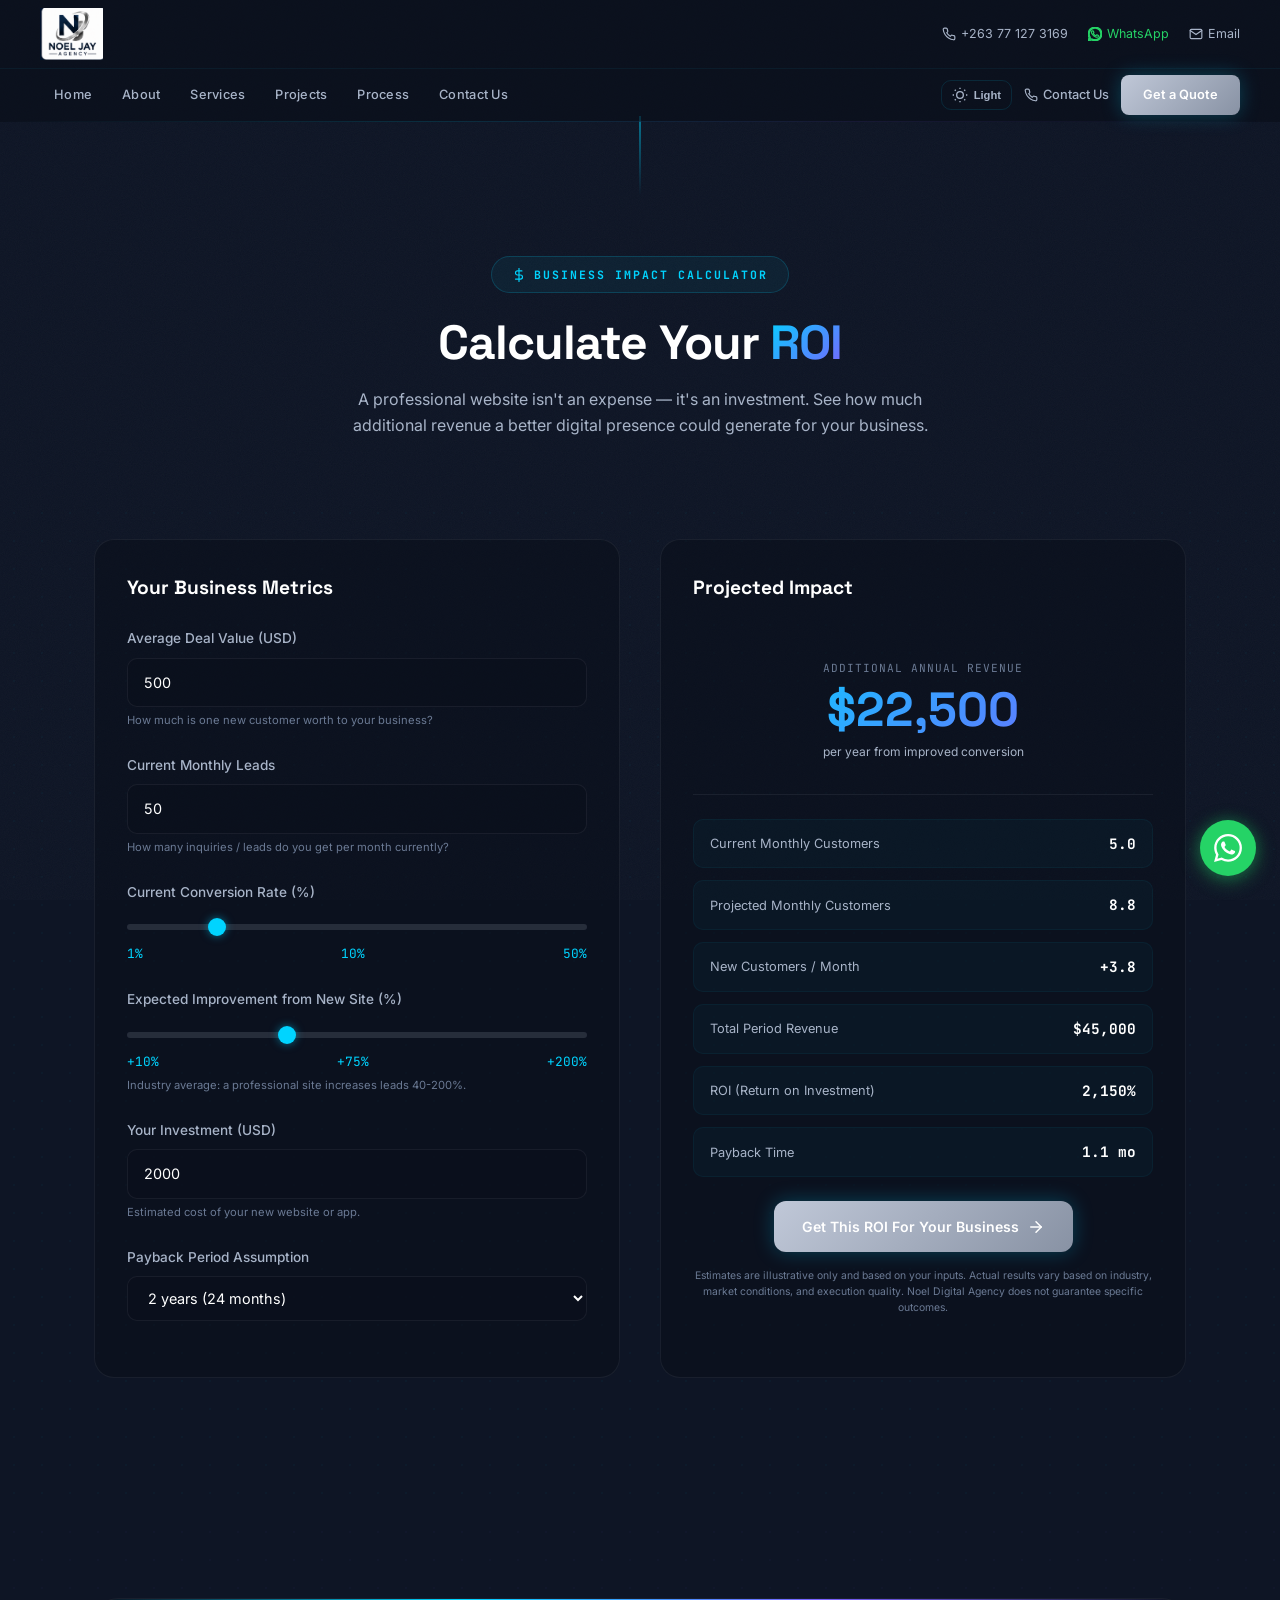
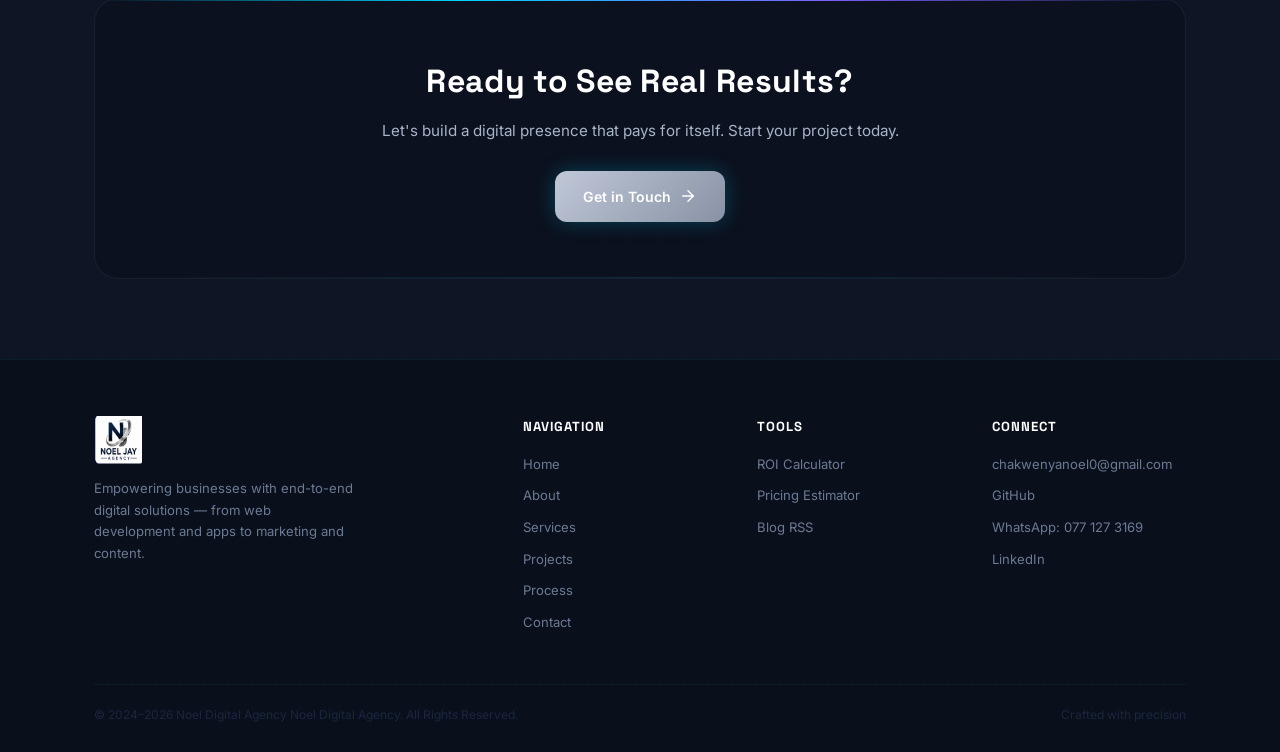
<file: roi-calculator.html>
﻿<!DOCTYPE html>
<html lang="en">
<head>
  <meta charset="UTF-8">
  <meta name="viewport" content="width=device-width, initial-scale=1.0">
  <meta name="theme-color" content="#00162D">
  <meta name="color-scheme" content="dark">
  <title>ROI Calculator - Noel Digital Agency</title>
  <meta name="description" content="Calculate the return on investment of a new website or app. See how much revenue a professional digital presence could generate for your business." />
  <meta name="keywords" content="ROI calculator, return on investment, digital marketing ROI, website ROI, business calculator">
  <link rel="icon" href="loggo.png" type="image/png">
  <link rel="manifest" href="manifest.json">
  <link rel="alternate" type="application/rss+xml" title="Noel Digital Agency Blog" href="feed.xml">
  <meta property="og:title" content="ROI Calculator - Noel Digital Agency">
  <meta property="og:description" content="Calculate the return on investment of a new website or app.">
  <link rel="stylesheet" href="styles.css?v=12">
  <link rel="stylesheet" href="https://fonts.googleapis.com/css2?family=Inter:wght@400;700&family=JetBrains+Mono:wght@400&family=Space+Grotesk:wght@700;800&display=swap">
  <style>
    .roi-hero{padding:140px 0 60px;text-align:center;position:relative;overflow:hidden}
    .roi-hero::before{content:'';position:absolute;top:0;left:50%;width:1px;height:80px;background:linear-gradient(180deg,var(--neon-cyan),transparent);transform:translateX(-50%)}
    .roi-tag{display:inline-flex;align-items:center;gap:8px;background:rgba(0,212,255,.06);border:1px solid rgba(0,212,255,.18);padding:8px 20px;border-radius:100px;font-size:.72rem;font-weight:700;color:var(--neon-cyan);text-transform:uppercase;letter-spacing:2px;margin-bottom:24px;font-family:var(--mono)}
    .roi-title{font-family:var(--display);font-size:3rem;font-weight:800;color:var(--white);line-height:1.1;margin-bottom:16px;letter-spacing:-.02em}
    .roi-title em{font-style:normal;background:linear-gradient(135deg,var(--neon-cyan),var(--neon-purple));-webkit-background-clip:text;-webkit-text-fill-color:transparent;background-clip:text}
    .roi-sub{font-size:1rem;color:var(--silver);max-width:580px;margin:0 auto}
    .roi-wrap{display:grid;grid-template-columns:1fr 1fr;gap:40px;max-width:1100px;margin:0 auto;padding:40px 0}
    .roi-inputs{background:var(--glass-bg);border:1px solid var(--glass-border);border-radius:20px;padding:32px;}
    .roi-inputs h3{font-family:var(--display);font-size:1.2rem;color:var(--white);margin-bottom:24px;font-weight:700}
    .roi-field{margin-bottom:24px}
    .roi-field label{display:block;font-size:.85rem;color:var(--silver);margin-bottom:8px;font-weight:500}
    .roi-field .roi-help{font-size:.7rem;color:var(--grey);margin-top:4px}
    .roi-field input,.roi-field select{width:100%;padding:12px 16px;background:rgba(10,15,26,.5);border:1px solid var(--glass-border);border-radius:10px;color:var(--white);font:inherit;font-size:.9rem;transition:border-color .3s}
    .roi-field input:focus,.roi-field select:focus{outline:none;border-color:var(--neon-cyan)}
    .roi-field input[type="range"]{padding:0;background:transparent;border:none;height:6px;-webkit-appearance:none;appearance:none;cursor:pointer}
    .roi-field input[type="range"]::-webkit-slider-runnable-track{background:rgba(192,200,216,.15);border-radius:3px;height:6px}
    .roi-field input[type="range"]::-webkit-slider-thumb{-webkit-appearance:none;appearance:none;width:18px;height:18px;border-radius:50%;background:var(--neon-cyan);box-shadow:0 0 8px rgba(0,212,255,.5);margin-top:-6px}
    .roi-field input[type="range"]::-moz-range-thumb{width:18px;height:18px;border:none;border-radius:50%;background:var(--neon-cyan);box-shadow:0 0 8px rgba(0,212,255,.5)}
    .roi-range-val{display:flex;justify-content:space-between;font-family:var(--mono);font-size:.8rem;color:var(--neon-cyan);margin-top:6px}
    .roi-results{background:var(--glass-bg);border:1px solid var(--glass-border);border-radius:20px;padding:32px;;position:sticky;top:120px}
    .roi-results h3{font-family:var(--display);font-size:1.2rem;color:var(--white);margin-bottom:24px;font-weight:700}
    .roi-big{text-align:center;padding:32px 0;border-bottom:1px solid var(--glass-border);margin-bottom:24px}
    .roi-big-label{font-size:.7rem;color:var(--grey);text-transform:uppercase;letter-spacing:1px;margin-bottom:8px;font-family:var(--mono)}
    .roi-big-value{font-family:var(--display);font-size:3rem;font-weight:800;background:linear-gradient(135deg,var(--neon-cyan),var(--neon-purple));-webkit-background-clip:text;-webkit-text-fill-color:transparent;background-clip:text;line-height:1}
    .roi-big-sub{font-size:.75rem;color:var(--silver);margin-top:8px}
    .roi-breakdown{display:grid;gap:12px}
    .roi-row{display:flex;justify-content:space-between;align-items:center;padding:12px 16px;background:rgba(0,212,255,.03);border-radius:10px;border:1px solid rgba(0,212,255,.05)}
    .roi-row-label{font-size:.8rem;color:var(--silver)}
    .roi-row-val{font-family:var(--mono);font-size:.9rem;font-weight:700;color:var(--white)}
    .roi-cta{margin-top:24px;text-align:center}
    .roi-disclaimer{font-size:.65rem;color:var(--grey);text-align:center;margin-top:16px;line-height:1.5}
    @media(max-width:768px){
      .roi-wrap{grid-template-columns:1fr;gap:24px}
      .roi-title{font-size:2rem}
      .roi-results{position:static}
    }
  </style>
  <link rel="canonical" href="https://noeljaywolf-create.github.io/noel-digital-agency/roi-calculator.html">
  <script type="application/ld+json">
  {"@context":"https://schema.org","@type":"BreadcrumbList","itemListElement":[{"@type":"ListItem","position":1,"name":"Home","item":"https://noeljaywolf-create.github.io/noel-digital-agency/"},{"@type":"ListItem","position":2,"name":"ROI Calculator","item":"https://noeljaywolf-create.github.io/noel-digital-agency/roi-calculator.html"}]}
  </script>
</head>
<body>
  <header class="topbar" id="topbar">
    <div class="topbar-strip">
      <div class="topbar-strip-left">
        <a href="index.html"><img src="loggo.png" alt="Noel Digital Agency" width="52" height="52"></a>
      </div>
      <div class="topbar-strip-right">
        <a href="tel:+263771273169"><svg viewBox="0 0 24 24" fill="none" stroke="currentColor" stroke-width="2" stroke-linecap="round" stroke-linejoin="round"><path d="M22 16.92v3a2 2 0 0 1-2.18 2 19.79 19.79 0 0 1-8.63-3.07 19.5 19.5 0 0 1-6-6 19.79 19.79 0 0 1-3.07-8.67A2 2 0 0 1 4.11 2h3a2 2 0 0 1 2 1.72c.127.96.361 1.903.7 2.81a2 2 0 0 1-.45 2.11L8.09 9.91a16 16 0 0 0 6 6l1.27-1.27a2 2 0 0 1 2.11-.45c.907.339 1.85.573 2.81.7A2 2 0 0 1 22 16.92z"/></svg>+263 77 127 3169</a>
        <a href="https://wa.me/263771273169" target="_blank" rel="noopener noreferrer" class="wa-link"><svg viewBox="0 0 24 24" fill="currentColor"><path d="M17.472 14.382c-.297-.149-1.758-.867-2.03-.967-.273-.099-.471-.148-.67.15-.197.297-.767.966-.94 1.164-.173.199-.347.223-.644.075-.297-.15-1.255-.463-2.39-1.475-.883-.788-1.48-1.761-1.653-2.059-.173-.297-.018-.458.13-.606.134-.133.298-.347.446-.52.149-.174.198-.298.298-.497.099-.198.05-.371-.025-.52-.075-.149-.669-1.612-.916-2.207-.242-.579-.487-.5-.669-.51-.173-.008-.371-.01-.57-.01-.198 0-.52.074-.792.372-.272.297-1.04 1.016-1.04 2.479 0 1.462 1.065 2.875 1.213 3.074.149.198 2.096 3.2 5.077 4.487.709.306 1.262.489 1.694.625.712.227 1.36.195 1.871.118.571-.085 1.758-.719 2.006-1.413.248-.694.248-1.289.173-1.413-.074-.124-.272-.198-.57-.347m-5.421 7.403h-.004a9.87 9.87 0 01-5.031-1.378l-.361-.214-3.741.982.998-3.648-.235-.374a9.86 9.86 0 01-1.51-5.26c.001-5.45 4.436-9.884 9.888-9.884 2.64 0 5.122 1.03 6.988 2.898a9.825 9.825 0 012.893 6.994c-.003 5.45-4.437 9.884-9.885 9.884m8.413-18.297A11.815 11.815 0 0012.05 0C5.495 0 .16 5.335.157 11.892c0 2.096.547 4.142 1.588 5.945L.057 24l6.305-1.654a11.882 11.882 0 005.683 1.448h.005c6.554 0 11.89-5.335 11.893-11.893a11.821 11.821 0 00-3.48-8.413z"/></svg>WhatsApp</a>
        <a href="mailto:chakwenyanoel0@gmail.com"><svg viewBox="0 0 24 24" fill="none" stroke="currentColor" stroke-width="2" stroke-linecap="round" stroke-linejoin="round"><path d="M4 4h16c1.1 0 2 .9 2 2v12c0 1.1-.9 2-2 2H4c-1.1 0-2-.9-2-2V6c0-1.1.9-2 2-2z"/><polyline points="22,6 12,13 2,6"/></svg>Email</a>
      </div>
    </div>
    <div class="topbar-main">
      <nav class="topbar-nav" id="topnav">
        <a href="index.html">Home</a>
        <a href="about.html">About</a>
        <a href="services.html">Services</a>
        <a href="portfolio.html">Projects</a>
        <a href="process.html">Process</a>
        <a href="contact.html">Contact Us</a>
      </nav>
      <div class="topbar-actions">
        <button class="theme-toggle" id="themeToggle" aria-label="Toggle theme">
          <svg viewBox="0 0 24 24"><circle cx="12" cy="12" r="5"/><line x1="12" y1="1" x2="12" y2="3"/><line x1="12" y1="21" x2="12" y2="23"/><line x1="4.22" y1="4.22" x2="5.64" y2="5.64"/><line x1="18.36" y1="18.36" x2="19.78" y2="19.78"/><line x1="1" y1="12" x2="3" y2="12"/><line x1="21" y1="12" x2="23" y2="12"/><line x1="4.22" y1="19.78" x2="5.64" y2="18.36"/><line x1="18.36" y1="5.64" x2="19.78" y2="4.22"/></svg>
          <span class="theme-label">Light</span>
        </button>
        <a href="contact.html" class="contact-link"><svg viewBox="0 0 24 24" fill="none" stroke="currentColor" stroke-width="2" stroke-linecap="round" stroke-linejoin="round"><path d="M22 16.92v3a2 2 0 0 1-2.18 2 19.79 19.79 0 0 1-8.63-3.07 19.5 19.5 0 0 1-6-6 19.79 19.79 0 0 1-3.07-8.67A2 2 0 0 1 4.11 2h3a2 2 0 0 1 2 1.72c.127.96.361 1.903.7 2.81a2 2 0 0 1-.45 2.11L8.09 9.91a16 16 0 0 0 6 6l1.27-1.27a2 2 0 0 1 2.11-.45c.907.339 1.85.573 2.81.7A2 2 0 0 1 22 16.92z"/></svg>Contact Us</a>
        <a href="contact.html" class="topbar-cta">Get a Quote</a>
      </div>
      <button class="menu-btn" id="menuBtn" aria-label="Toggle menu"><span></span><span></span><span></span></button>
    </div>
  </header>

  <section class="roi-hero">
    <div class="container">
      <div class="roi-tag">
        <svg width="14" height="14" viewBox="0 0 24 24" fill="none" stroke="currentColor" stroke-width="2" stroke-linecap="round" stroke-linejoin="round"><line x1="12" y1="1" x2="12" y2="23"/><path d="M17 5H9.5a3.5 3.5 0 0 0 0 7h5a3.5 3.5 0 0 1 0 7H6"/></svg>
        Business Impact Calculator
      </div>
      <h1 class="roi-title">Calculate Your <em>ROI</em></h1>
      <p class="roi-sub">A professional website isn't an expense — it's an investment. See how much additional revenue a better digital presence could generate for your business.</p>
    </div>
  </section>

  <section class="sec" style="padding-top:0">
    <div class="container">
      <div class="roi-wrap">

        <!-- Inputs -->
        <div class="roi-inputs">
          <h3>Your Business Metrics</h3>

          <div class="roi-field">
            <label>Average Deal Value (USD)</label>
            <input type="number" id="roiDeal" value="500" min="10" step="10">
            <div class="roi-help">How much is one new customer worth to your business?</div>
          </div>

          <div class="roi-field">
            <label>Current Monthly Leads</label>
            <input type="number" id="roiLeads" value="50" min="1" step="1">
            <div class="roi-help">How many inquiries / leads do you get per month currently?</div>
          </div>

          <div class="roi-field">
            <label>Current Conversion Rate (%)</label>
            <input type="range" id="roiConv" min="1" max="50" value="10">
            <div class="roi-range-val"><span>1%</span><span id="roiConvVal">10%</span><span>50%</span></div>
          </div>

          <div class="roi-field">
            <label>Expected Improvement from New Site (%)</label>
            <input type="range" id="roiImprove" min="10" max="200" value="75">
            <div class="roi-range-val"><span>+10%</span><span id="roiImproveVal">+75%</span><span>+200%</span></div>
            <div class="roi-help">Industry average: a professional site increases leads 40-200%.</div>
          </div>

          <div class="roi-field">
            <label>Your Investment (USD)</label>
            <input type="number" id="roiInvest" value="2000" min="100" step="100">
            <div class="roi-help">Estimated cost of your new website or app.</div>
          </div>

          <div class="roi-field">
            <label>Payback Period Assumption</label>
            <select id="roiPeriod">
              <option value="12">1 year (12 months)</option>
              <option value="24" selected>2 years (24 months)</option>
              <option value="36">3 years (36 months)</option>
            </select>
          </div>
        </div>

        <!-- Results -->
        <div class="roi-results">
          <h3>Projected Impact</h3>

          <div class="roi-big">
            <div class="roi-big-label">Additional Annual Revenue</div>
            <div class="roi-big-value" id="roiAnnual">$0</div>
            <div class="roi-big-sub" id="roiAnnualSub">per year from improved conversion</div>
          </div>

          <div class="roi-breakdown">
            <div class="roi-row">
              <span class="roi-row-label">Current Monthly Customers</span>
              <span class="roi-row-val" id="roiCurCust">0</span>
            </div>
            <div class="roi-row">
              <span class="roi-row-label">Projected Monthly Customers</span>
              <span class="roi-row-val" id="roiNewCust">0</span>
            </div>
            <div class="roi-row">
              <span class="roi-row-label">New Customers / Month</span>
              <span class="roi-row-val" id="roiAddCust">0</span>
            </div>
            <div class="roi-row">
              <span class="roi-row-label">Total Period Revenue</span>
              <span class="roi-row-val" id="roiTotal">$0</span>
            </div>
            <div class="roi-row">
              <span class="roi-row-label">ROI (Return on Investment)</span>
              <span class="roi-row-val" id="roiROI">0%</span>
            </div>
            <div class="roi-row">
              <span class="roi-row-label">Payback Time</span>
              <span class="roi-row-val" id="roiPayback">0 mo</span>
            </div>
          </div>

          <div class="roi-cta">
            <a href="contact.html" class="btn btn-p">Get This ROI For Your Business
              <svg viewBox="0 0 24 24"><line x1="5" y1="12" x2="19" y2="12"/><polyline points="12 5 19 12 12 19"/></svg>
            </a>
          </div>

          <p class="roi-disclaimer">Estimates are illustrative only and based on your inputs. Actual results vary based on industry, market conditions, and execution quality. Noel Digital Agency does not guarantee specific outcomes.</p>
        </div>

      </div>
    </div>
  </section>

  <section class="cta">
    <div class="container">
      <div class="cta-box">
        <h2>Ready to See Real Results?</h2>
        <p>Let's build a digital presence that pays for itself. Start your project today.</p>
        <a href="contact.html" class="btn btn-p">Get in Touch
          <svg viewBox="0 0 24 24"><line x1="5" y1="12" x2="19" y2="12"/><polyline points="12 5 19 12 12 19"/></svg>
        </a>
      </div>
    </div>
  </section>

  <footer>
    <div class="container">
      <div class="ft-grid">
        <div class="ft-brand">
          <a href="index.html"><img src="loggo.png" alt="Noel Digital Agency" height="48" width="48" loading="lazy"></a>
          <p>Empowering businesses with end-to-end digital solutions &mdash; from web development and apps to marketing and content.</p>
        </div>
        <div class="ft-col">
          <h5>Navigation</h5>
          <a href="index.html">Home</a>
          <a href="about.html">About</a>
          <a href="services.html">Services</a>
          <a href="portfolio.html">Projects</a>
          <a href="process.html">Process</a>
          <a href="contact.html">Contact</a>
        </div>
        <div class="ft-col">
          <h5>Tools</h5>
          <a href="roi-calculator.html">ROI Calculator</a>
          <a href="index.html#pricing-estimator">Pricing Estimator</a>
          <a href="feed.xml">Blog RSS</a>
        </div>
        <div class="ft-col">
          <h5>Connect</h5>
          <a href="mailto:chakwenyanoel0@gmail.com">chakwenyanoel0@gmail.com</a>
          <a href="https://github.com/noeljaywolf-create" target="_blank" rel="noopener noreferrer">GitHub</a>
          <a href="https://wa.me/263771273169" target="_blank" rel="noopener noreferrer">WhatsApp: 077 127 3169</a>
          <a href="https://www.linkedin.com/in/noel-chakwenya" target="_blank" rel="noopener noreferrer">LinkedIn</a>
        </div>
      </div>
      <div class="ft-bottom">
        <p><span id="copyright-year">&copy; 2024&#8211;2026</span> Noel Digital Agency. All Rights Reserved.</p>
        <p>Crafted with precision</p>
      </div>
    </div>
  </footer>

  <a href="https://wa.me/263771273169" target="_blank" rel="noopener noreferrer" class="wa-float" aria-label="Chat on WhatsApp">
    <span class="wa-float-pulse"></span>
    <svg viewBox="0 0 24 24"><path d="M17.472 14.382c-.297-.149-1.758-.867-2.03-.967-.273-.099-.471-.148-.67.15-.197.297-.767.966-.94 1.164-.173.199-.347.223-.644.075-.297-.15-1.255-.463-2.39-1.475-.883-.788-1.48-1.761-1.653-2.059-.173-.297-.018-.458.13-.606.134-.133.298-.347.446-.52.149-.174.198-.298.298-.497.099-.198.05-.371-.025-.52-.075-.149-.669-1.612-.916-2.207-.242-.579-.487-.5-.669-.51-.173-.008-.371-.01-.57-.01-.198 0-.52.074-.792.372-.272.297-1.04 1.016-1.04 2.479 0 1.462 1.065 2.875 1.213 3.074.149.198 2.096 3.2 5.077 4.487.709.306 1.262.489 1.694.625.712.227 1.36.195 1.871.118.571-.085 1.758-.719 2.006-1.413.248-.694.248-1.289.173-1.413-.074-.124-.272-.198-.57-.347m-5.421 7.403h-.004a9.87 9.87 0 01-5.031-1.378l-.361-.214-3.741.982.998-3.648-.235-.374a9.86 9.86 0 01-1.51-5.26c.001-5.45 4.436-9.884 9.888-9.884 2.64 0 5.122 1.03 6.988 2.898a9.825 9.825 0 012.893 6.994c-.003 5.45-4.437 9.884-9.885 9.884m8.413-18.297A11.815 11.815 0 0012.05 0C5.495 0 .16 5.335.157 11.892c0 2.096.547 4.142 1.588 5.945L.057 24l6.305-1.654a11.882 11.882 0 005.683 1.448h.005c6.554 0 11.89-5.335 11.893-11.893a11.821 11.821 0 00-3.48-8.413z"/></svg>
  </a>
  <button class="btt" id="btt" aria-label="Back to top"><svg viewBox="0 0 24 24"><polyline points="18 15 12 9 6 15"/></svg></button>

  <!-- Command Palette -->
<!-- Command Palette - include at end of <body> on all pages -->
<div id="cmd-palette" class="cmd-palette" role="dialog" aria-modal="true" aria-label="Command Palette">
  <div class="cmd-backdrop"></div>
  <div class="cmd-window">
    <div class="cmd-header">
      <svg class="cmd-icon" viewBox="0 0 24 24" width="18" height="18"><circle cx="11" cy="11" r="7"/><line x1="16" y1="16" x2="21" y2="21"/></svg>
      <input type="text" id="cmd-input" class="cmd-input" placeholder="Search pages, services, projects..." autocomplete="off" spellcheck="false" autocapitalize="off">
      <kbd class="cmd-shortcut">⌘K</kbd>
    </div>
    <div class="cmd-hint">Type to search · ↑↓ navigate · ⏎ open · Esc close</div>
    <div id="cmd-results" class="cmd-results"></div>
    <div id="cmd-empty" class="cmd-empty hidden">No results for "<span></span>"</div>
    <div class="cmd-footer">
      <span class="cmd-footer-left">Noel Digital Agency</span>
      <span class="cmd-footer-right">v2026.1</span>
    </div>
  </div>
</div>

<script>
(function() {
  'use strict';

  var indexData = null;
  var currentHighlight = -1;
  var results = [];

  // Load search index
  fetch('search-index.json?v=' + Date.now())
    .then(function(r) { return r.json(); })
    .then(function(data) { indexData = data; })
    .catch(function() { indexData = {pages:[],services:[],blog:[],caseStudies:[],actions:[]}; });

  var palette = document.getElementById('cmd-palette');
  var input = document.getElementById('cmd-input');
  var resultsEl = document.getElementById('cmd-results');
  var emptyEl = document.getElementById('cmd-empty');

  function openPalette() {
    if (!palette) return;
    palette.classList.add('open');
    input.focus();
    input.value = '';
    renderResults([]);
    emptyEl.classList.add('hidden');
    document.body.style.overflow = 'hidden';
  }

  function closePalette() {
    if (!palette) return;
    palette.classList.remove('open');
    document.body.style.overflow = '';
    currentHighlight = -1;
  }

  function search(query) {
    if (!indexData || !query.trim()) return [];
    var q = query.toLowerCase().trim();
    var items = [];

    function addItems(arr, type, icon) {
      arr.forEach(function(item) {
        var hay = (item.title + ' ' + (item.description||'') + ' ' + (item.keywords||'') + ' ' + (item.category||'') + ' ' + (item.metrics||'')).toLowerCase();
        if (hay.indexOf(q) !== -1) {
          items.push({
            type: type,
            title: item.title,
            url: item.url,
            description: item.description || item.category || item.metrics || '',
            icon: icon,
            external: item.url.indexOf('http') === 0 || item.url.indexOf('mailto:') === 0 || item.url.indexOf('wa.me') === 0
          });
        }
      });
    }

    addItems(indexData.pages, 'page', '<svg viewBox="0 0 24 24" width="16" height="16"><rect x="3" y="3" width="7" height="7"/><rect x="14" y="3" width="7" height="7"/><rect x="14" y="14" width="7" height="7"/><rect x="3" y="14" width="7" height="7"/></svg>');
    addItems(indexData.services, 'service', '<svg viewBox="0 0 24 24" width="16" height="16"><polyline points="16 18 22 12 16 6"/><polyline points="8 6 2 12 8 18"/></svg>');
    addItems(indexData.blog, 'blog', '<svg viewBox="0 0 24 24" width="16" height="16"><path d="M14 2H6a2 2 0 0 0-2 2v16a2 2 0 0 0 2 2h12a2 2 0 0 0 2-2V8z"/><polyline points="14 2 14 8 20 8"/></svg>');
    addItems(indexData.caseStudies, 'case', '<svg viewBox="0 0 24 24" width="16" height="16"><path d="M21 15a2 2 0 0 1-2 2H7l-4 4V5a2 2 0 0 1 2-2h14a2 2 0 0 1 2 2z"/></svg>');
    addItems(indexData.actions, 'action', '<svg viewBox="0 0 24 24" width="16" height="16"><line x1="5" y1="12" x2="19" y2="12"/><polyline points="12 5 19 12 12 19"/></svg>');

    return items.slice(0, 10);
  }

  function highlight(text, query) {
    if (!query) return text;
    var parts = text.split(new RegExp('(' + query.replace(/[.*+?^${}()|[\]\\]/g, '\\$&') + ')', 'gi'));
    return parts.map(function(p, i) {
      return i % 2 === 1 ? '<mark>' + p + '</mark>' : p;
    }).join('');
  }

  function renderResults(items) {
    results = items;
    currentHighlight = -1;
    if (items.length === 0) {
      resultsEl.innerHTML = '';
      emptyEl.classList.remove('hidden');
      emptyEl.querySelector('span').textContent = input.value;
      return;
    }
    emptyEl.classList.add('hidden');
    resultsEl.innerHTML = items.map(function(item, i) {
      return '<a href="' + item.url + '" class="cmd-item" data-index="' + i + '"' + (item.external ? ' target="_blank" rel="noopener noreferrer"' : '') + '>' +
        '<span class="cmd-item-icon">' + item.icon + '</span>' +
        '<div class="cmd-item-content">' +
        '<span class="cmd-item-title">' + highlight(item.title, input.value) + '</span>' +
        (item.description ? '<span class="cmd-item-desc">' + highlight(item.description, input.value) + '</span>' : '') +
        '</div>' +
        '<span class="cmd-item-type">' + item.type + '</span>' +
      '</a>';
    }).join('');
  }

  function navigate(dir) {
    var items = resultsEl.querySelectorAll('.cmd-item');
    if (!items.length) return;
    currentHighlight = (currentHighlight + dir + items.length) % items.length;
    items.forEach(function(el, i) {
      el.classList.toggle('highlighted', i === currentHighlight);
    });
    if (items[currentHighlight]) {
      items[currentHighlight].scrollIntoView({block: 'nearest'});
    }
  }

  function selectHighlighted() {
    var items = resultsEl.querySelectorAll('.cmd-item');
    if (currentHighlight >= 0 && items[currentHighlight]) {
      items[currentHighlight].click();
    }
  }

  // Keyboard handlers
  document.addEventListener('keydown', function(e) {
    // Open with ⌘K or Ctrl+K
    if ((e.metaKey || e.ctrlKey) && e.key.toLowerCase() === 'k') {
      e.preventDefault();
      if (palette.classList.contains('open')) {
        closePalette();
      } else {
        openPalette();
      }
    }
    // Escape closes
    if (e.key === 'Escape' && palette.classList.contains('open')) {
      closePalette();
    }
    // Navigation inside palette
    if (palette.classList.contains('open')) {
      if (e.key === 'ArrowDown') { e.preventDefault(); navigate(1); }
      else if (e.key === 'ArrowUp') { e.preventDefault(); navigate(-1); }
      else if (e.key === 'Enter') { e.preventDefault(); selectHighlighted(); }
    }
  });

  // Click backdrop to close
  palette.querySelector('.cmd-backdrop').addEventListener('click', closePalette);

  // Input handler
  input.addEventListener('input', function() {
    renderResults(search(this.value));
  });

  // Click result
  resultsEl.addEventListener('click', function(e) {
    var link = e.target.closest('.cmd-item');
    if (link) {
      closePalette();
    }
  });

  // Expose for debugging
  window.CmdPalette = { open: openPalette, close: closePalette };
})();
</script>

  <script>
    var menuBtn=document.getElementById('menuBtn'),topnav=document.getElementById('topnav');
    if(menuBtn)menuBtn.addEventListener('click',function(){menuBtn.classList.toggle('active');topnav.classList.toggle('active')});
    if(topnav)topnav.querySelectorAll('a').forEach(function(l){l.addEventListener('click',function(){menuBtn.classList.remove('active');topnav.classList.remove('active')})});
    window.addEventListener('scroll',function(){var tb=document.getElementById('topbar');if(tb)tb.classList.toggle('scrolled',window.scrollY>50)});
    var btt=document.getElementById('btt');
    if(btt){window.addEventListener('scroll',function(){btt.classList.toggle('show',window.scrollY>400)});btt.addEventListener('click',function(){window.scrollTo({top:0,behavior:'smooth'})})}
    var tt=document.getElementById('themeToggle');
    if(tt){var st=localStorage.getItem('theme');if(st==='light'){document.body.classList.add('light');tt.querySelector('.theme-label').textContent='Dark'}tt.addEventListener('click',function(){document.body.classList.toggle('light');var il=document.body.classList.contains('light');tt.querySelector('.theme-label').textContent=il?'Dark':'Light';localStorage.setItem('theme',il?'light':'dark')})}

    // ROI Calculator
    function calcROI() {
      var deal = parseFloat(document.getElementById('roiDeal').value) || 0;
      var leads = parseFloat(document.getElementById('roiLeads').value) || 0;
      var conv = parseFloat(document.getElementById('roiConv').value) || 0;
      var improve = parseFloat(document.getElementById('roiImprove').value) || 0;
      var invest = parseFloat(document.getElementById('roiInvest').value) || 0;
      var period = parseInt(document.getElementById('roiPeriod').value) || 12;

      var curCust = leads * (conv / 100);
      var newConv = conv * (1 + improve / 100);
      var newCust = leads * (newConv / 100);
      var addCust = newCust - curCust;
      var annualRev = addCust * 12 * deal;
      var totalRev = addCust * period * deal;
      var roi = invest > 0 ? ((totalRev - invest) / invest) * 100 : 0;
      var paybackMonths = (deal * addCust) > 0 ? invest / (deal * addCust) : 0;

      document.getElementById('roiCurCust').textContent = curCust.toFixed(1);
      document.getElementById('roiNewCust').textContent = newCust.toFixed(1);
      document.getElementById('roiAddCust').textContent = '+' + addCust.toFixed(1);
      document.getElementById('roiAnnual').textContent = '$' + Math.round(annualRev).toLocaleString();
      document.getElementById('roiTotal').textContent = '$' + Math.round(totalRev).toLocaleString();
      document.getElementById('roiROI').textContent = Math.round(roi).toLocaleString() + '%';
      document.getElementById('roiPayback').textContent = paybackMonths > 0 ? paybackMonths.toFixed(1) + ' mo' : '0 mo';
      document.getElementById('roiConvVal').textContent = conv + '%';
      document.getElementById('roiImproveVal').textContent = '+' + improve + '%';

      // Update range value displays
      var cv = document.getElementById('roiConvVal');
      var iv = document.getElementById('roiImproveVal');
      if (cv) cv.textContent = conv + '%';
      if (iv) iv.textContent = '+' + improve + '%';
    }

    // Attach listeners
    ['roiDeal','roiLeads','roiConv','roiImprove','roiInvest','roiPeriod'].forEach(function(id) {
      var el = document.getElementById(id);
      if (el) {
        el.addEventListener('input', calcROI);
        el.addEventListener('change', calcROI);
      }
    });

    calcROI();
  </script>


  <script>
    if ('serviceWorker' in navigator) {
      window.addEventListener('load', function() {
        navigator.serviceWorker.register('sw.js').catch(function(err){console.log('SW registration failed:', err)});
      });
    }
  </script>
  <script>
    (function(){
      var el=document.getElementById("copyright-year");
      if(el){var y=new Date().getFullYear();var s=2024;el.innerHTML="&copy; "+(y>s?s+"&#8211;"+y:y)+" Noel Digital Agency";}
    })();
  </script>
</body>
</html>
</file>
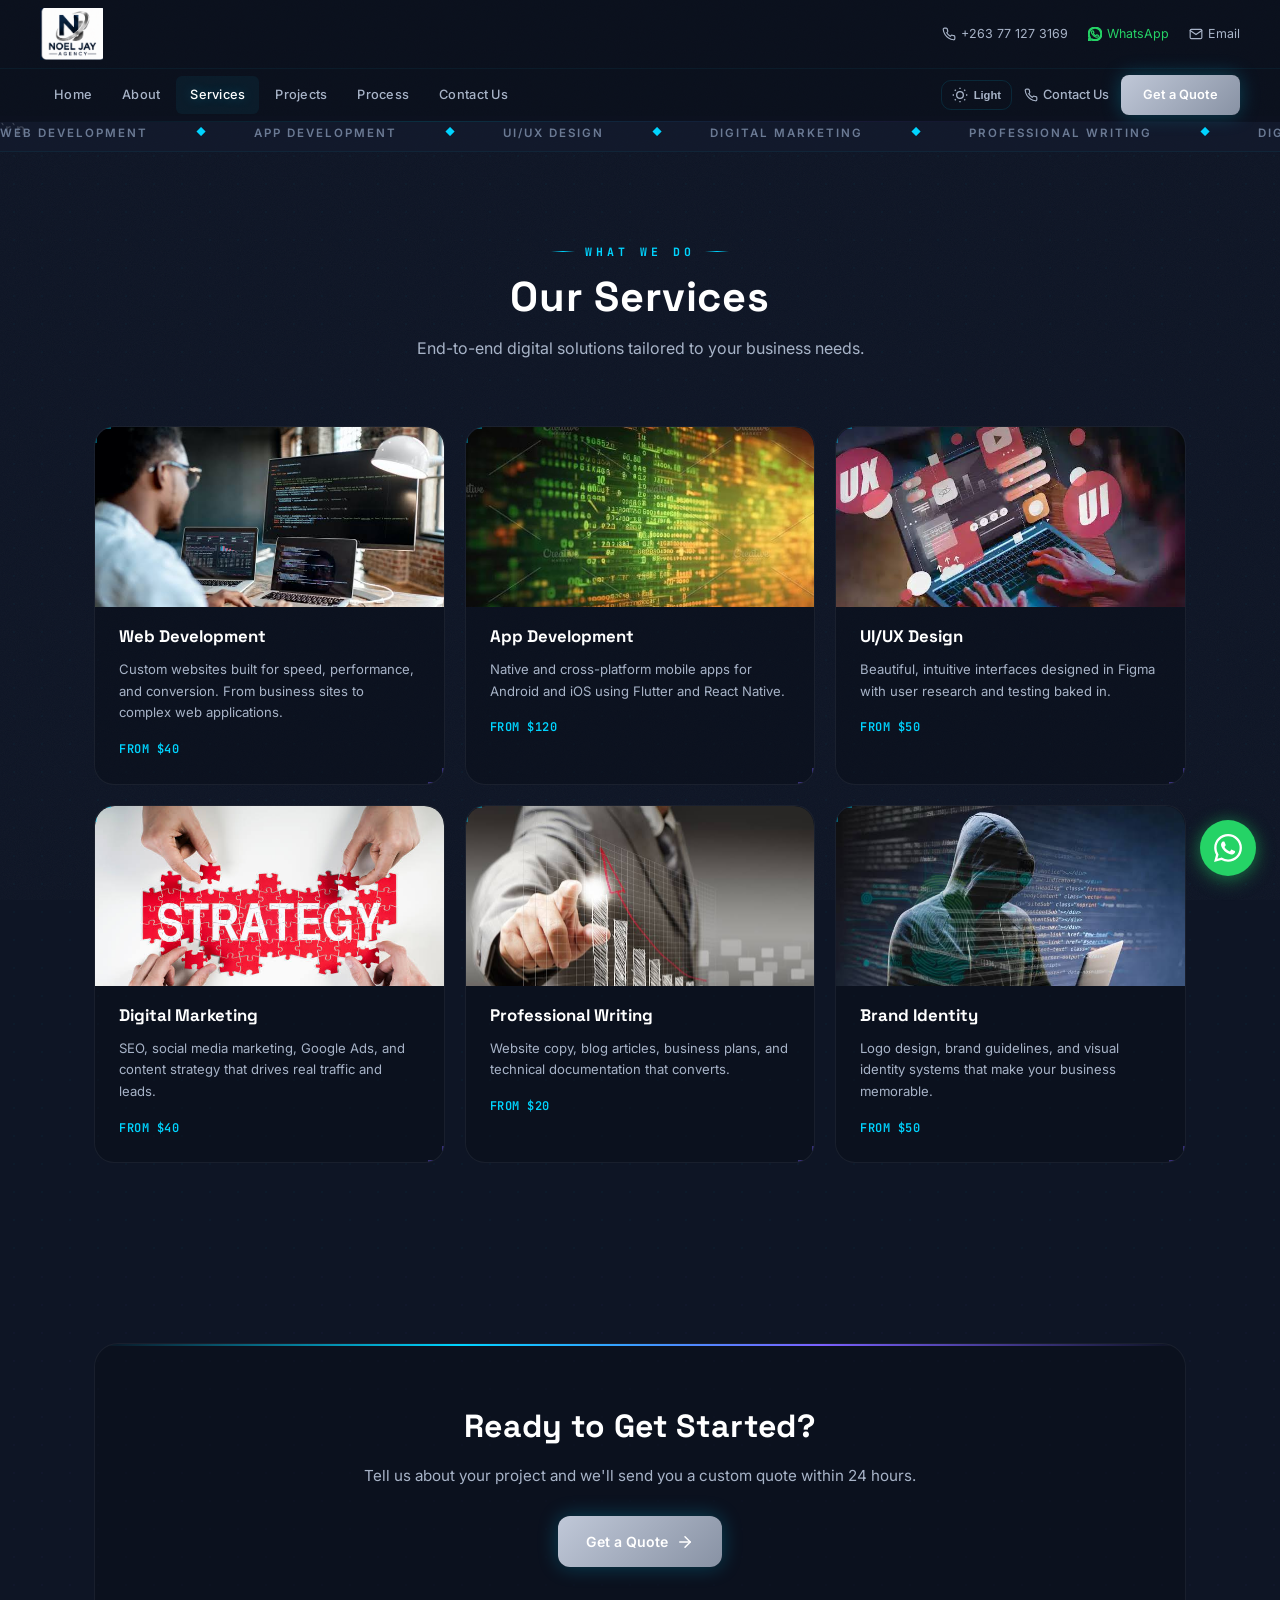
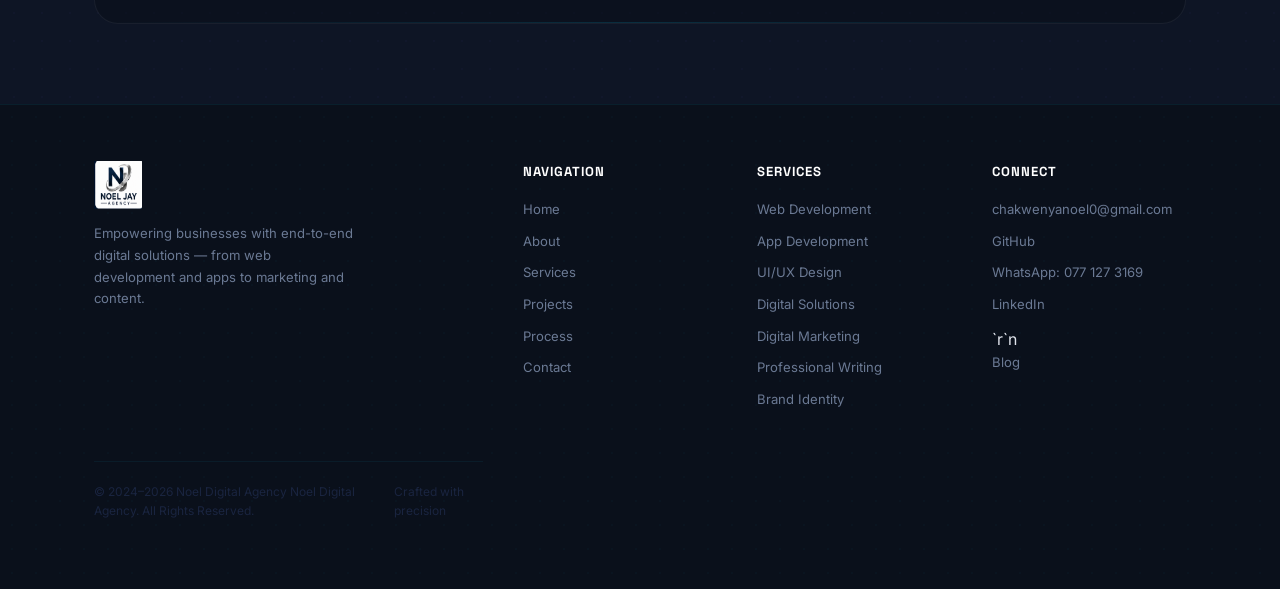
<file: services.html>
﻿<!DOCTYPE html>
<html lang="en">
<head>
  <meta charset="UTF-8">
  <meta name="viewport" content="width=device-width, initial-scale=1.0">
  <meta name="theme-color" content="#00162D">
  <meta name="color-scheme" content="dark">
  <title>Services - Noel Digital Agency</title>
  <meta name="description" content="Professional web development, app creation, UI/UX design, digital marketing, and professional writing services." />
  <meta name="keywords" content="web development, app development, UI/UX design, digital marketing, professional writing, brand identity, Zimbabwe services">
  <link rel="icon" href="loggo.png" type="image/png">
  <link rel="icon" href="data:image/svg+xml,<svg xmlns='http://www.w3.org/2000/svg' viewBox='0 0 64 64'><rect width='64' height='64' rx='14' fill='%230A0F1A'/><text x='32' y='44' font-family='Arial,sans-serif' font-weight='bold' font-size='36' fill='%23C0C8D8' text-anchor='middle'>N</text></svg>" type="image/svg+xml">
  <link rel="manifest" href="manifest.json">`r`n  <link rel="alternate" type="application/rss+xml" title="Noel Digital Agency Blog" href="feed.xml">
  <script type="application/ld+json">{"@context":"https://schema.org","@type":"CollectionPage","name":"Services - Noel Digital Agency","description":"Professional web development, app creation, UI/UX design, digital marketing, and professional writing services.","url":"services.html","hasPart":[{"@type":"Service","name":"Web Development","description":"Responsive, high-performance websites from $40"},{"@type":"Service","name":"App Development","description":"Cross-platform mobile applications from $120"},{"@type":"Service","name":"UI/UX Design","description":"Pixel-perfect design systems from $50"},{"@type":"Service","name":"Digital Marketing","description":"SEO, content, and growth strategies from $40"},{"@type":"Service","name":"Professional Writing","description":"Compelling copy and content from $20"},{"@type":"Service","name":"Brand Identity","description":"Memorable brand systems from $50"}]}</script>
  <meta property="og:type" content="website">
  <meta property="og:site_name" content="Noel Digital Agency">
  <meta property="og:title" content="Services - Noel Digital Agency">
  <meta property="og:description" content="Professional web development, app creation, UI/UX design, digital marketing, and professional writing services.">
  <meta property="og:image" content="loggo.png">
  <meta name="twitter:card" content="summary">
  <link rel="preconnect" href="https://fonts.googleapis.com">
  <link rel="preconnect" href="https://fonts.gstatic.com" crossorigin>
  <link rel="dns-prefetch" href="https://fonts.googleapis.com">
  <link rel="preload" href="loggo.png" as="image">
  <link rel="stylesheet" href="styles.css?v=12">
  <link rel="stylesheet" href="https://fonts.googleapis.com/css2?family=Inter:wght@400;700&family=JetBrains+Mono:wght@400&family=Space+Grotesk:wght@700;800&display=swap">
  <style></style>
  <link rel="canonical" href="https://noeljaywolf-create.github.io/noel-digital-agency/services.html">
  <script type="application/ld+json">
  {"@context":"https://schema.org","@type":"BreadcrumbList","itemListElement":[{"@type":"ListItem","position":1,"name":"Home","item":"https://noeljaywolf-create.github.io/noel-digital-agency/"},{"@type":"ListItem","position":2,"name":"Services","item":"https://noeljaywolf-create.github.io/noel-digital-agency/services.html"}]}
  </script>
</head>
<body>
  <header class="topbar" id="topbar">
    <div class="topbar-strip">
      <div class="topbar-strip-left">
        <a href="index.html"><img src="loggo.png" alt="Noel Digital Agency" loading="lazy" width="52" height="52"></a>
      </div>
      <div class="topbar-strip-right">
        <a href="tel:+263771273169"><svg viewBox="0 0 24 24" fill="none" stroke="currentColor" stroke-width="2" stroke-linecap="round" stroke-linejoin="round"><path d="M22 16.92v3a2 2 0 0 1-2.18 2 19.79 19.79 0 0 1-8.63-3.07 19.5 19.5 0 0 1-6-6 19.79 19.79 0 0 1-3.07-8.67A2 2 0 0 1 4.11 2h3a2 2 0 0 1 2 1.72c.127.96.361 1.903.7 2.81a2 2 0 0 1-.45 2.11L8.09 9.91a16 16 0 0 0 6 6l1.27-1.27a2 2 0 0 1 2.11-.45c.907.339 1.85.573 2.81.7A2 2 0 0 1 22 16.92z"/></svg>+263 77 127 3169</a>
        <a href="https://wa.me/263771273169" target="_blank" rel="noopener noreferrer" class="wa-link"><svg viewBox="0 0 24 24" fill="currentColor"><path d="M17.472 14.382c-.297-.149-1.758-.867-2.03-.967-.273-.099-.471-.148-.67.15-.197.297-.767.966-.94 1.164-.173.199-.347.223-.644.075-.297-.15-1.255-.463-2.39-1.475-.883-.788-1.48-1.761-1.653-2.059-.173-.297-.018-.458.13-.606.134-.133.298-.347.446-.52.149-.174.198-.298.298-.497.099-.198.05-.371-.025-.52-.075-.149-.669-1.612-.916-2.207-.242-.579-.487-.5-.669-.51-.173-.008-.371-.01-.57-.01-.198 0-.52.074-.792.372-.272.297-1.04 1.016-1.04 2.479 0 1.462 1.065 2.875 1.213 3.074.149.198 2.096 3.2 5.077 4.487.709.306 1.262.489 1.694.625.712.227 1.36.195 1.871.118.571-.085 1.758-.719 2.006-1.413.248-.694.248-1.289.173-1.413-.074-.124-.272-.198-.57-.347m-5.421 7.403h-.004a9.87 9.87 0 01-5.031-1.378l-.361-.214-3.741.982.998-3.648-.235-.374a9.86 9.86 0 01-1.51-5.26c.001-5.45 4.436-9.884 9.888-9.884 2.64 0 5.122 1.03 6.988 2.898a9.825 9.825 0 012.893 6.994c-.003 5.45-4.437 9.884-9.885 9.884m8.413-18.297A11.815 11.815 0 0012.05 0C5.495 0 .16 5.335.157 11.892c0 2.096.547 4.142 1.588 5.945L.057 24l6.305-1.654a11.882 11.882 0 005.683 1.448h.005c6.554 0 11.89-5.335 11.893-11.893a11.821 11.821 0 00-3.48-8.413z"/></svg>WhatsApp</a>
        <a href="mailto:chakwenyanoel0@gmail.com"><svg viewBox="0 0 24 24" fill="none" stroke="currentColor" stroke-width="2" stroke-linecap="round" stroke-linejoin="round"><path d="M4 4h16c1.1 0 2 .9 2 2v12c0 1.1-.9 2-2 2H4c-1.1 0-2-.9-2-2V6c0-1.1.9-2 2-2z"/><polyline points="22,6 12,13 2,6"/></svg>Email</a>
      </div>
    </div>
    <div class="topbar-main">
      <nav class="topbar-nav" id="topnav">
        <a href="index.html">Home</a>
        <a href="about.html">About</a>
        <a href="services.html" class="active">Services</a>
        <a href="portfolio.html">Projects</a>
        <a href="process.html">Process</a>
        <a href="contact.html">Contact Us</a>
      </nav>
      <div class="topbar-actions">
        <button class="theme-toggle" id="themeToggle" aria-label="Toggle theme">
          <svg viewBox="0 0 24 24"><circle cx="12" cy="12" r="5"/><line x1="12" y1="1" x2="12" y2="3"/><line x1="12" y1="21" x2="12" y2="23"/><line x1="4.22" y1="4.22" x2="5.64" y2="5.64"/><line x1="18.36" y1="18.36" x2="19.78" y2="19.78"/><line x1="1" y1="12" x2="3" y2="12"/><line x1="21" y1="12" x2="23" y2="12"/><line x1="4.22" y1="19.78" x2="5.64" y2="18.36"/><line x1="18.36" y1="5.64" x2="19.78" y2="4.22"/></svg>
          <span class="theme-label">Light</span>
        </button>
        <a href="contact.html" class="contact-link"><svg viewBox="0 0 24 24" fill="none" stroke="currentColor" stroke-width="2" stroke-linecap="round" stroke-linejoin="round"><path d="M22 16.92v3a2 2 0 0 1-2.18 2 19.79 19.79 0 0 1-8.63-3.07 19.5 19.5 0 0 1-6-6 19.79 19.79 0 0 1-3.07-8.67A2 2 0 0 1 4.11 2h3a2 2 0 0 1 2 1.72c.127.96.361 1.903.7 2.81a2 2 0 0 1-.45 2.11L8.09 9.91a16 16 0 0 0 6 6l1.27-1.27a2 2 0 0 1 2.11-.45c.907.339 1.85.573 2.81.7A2 2 0 0 1 22 16.92z"/></svg>Contact Us</a>
        <a href="contact.html" class="topbar-cta">Get a Quote</a>
      </div>
      <button class="menu-btn" id="menuBtn" aria-label="Toggle menu"><span></span><span></span><span></span></button>
    </div>
  </header>
  <div class="marquee"><div class="marquee-track"><span>Web Development</span><i>&#9670;</i><span>App Development</span><i>&#9670;</i><span>UI/UX Design</span><i>&#9670;</i><span>Digital Marketing</span><i>&#9670;</i><span>Professional Writing</span><i>&#9670;</i><span>Digital Solutions</span><i>&#9670;</i><span>Web Development</span><i>&#9670;</i><span>App Development</span><i>&#9670;</i><span>UI/UX Design</span><i>&#9670;</i><span>Digital Marketing</span><i>&#9670;</i><span>Professional Writing</span><i>&#9670;</i><span>Digital Solutions</span><i>&#9670;</i></div></div>

  <section class="sec">
    <div class="container">
      <div class="sec-head" style="text-align:center">
        <div class="sec-label">What We Do</div>
        <h2 class="sec-title">Our Services</h2>
        <p class="sec-sub">End-to-end digital solutions tailored to your business needs.</p>
      </div>
      <div class="svc-grid" style="margin-top:40px">
        <div class="svc-card">
          <img src="web developer.jfif" alt="Web Development" class="svc-img" loading="lazy" width="400" height="200">
          <h3>Web Development</h3>
          <p>Custom websites built for speed, performance, and conversion. From business sites to complex web applications.</p>
          <div class="svc-price">From $40</div>
        </div>
        <div class="svc-card">
          <img src="software systeme.jfif" alt="App Development" class="svc-img" loading="lazy" width="400" height="200">
          <h3>App Development</h3>
          <p>Native and cross-platform mobile apps for Android and iOS using Flutter and React Native.</p>
          <div class="svc-price">From $120</div>
        </div>
        <div class="svc-card">
          <img src="ui ux.jfif" alt="UI/UX Design" class="svc-img" loading="lazy" width="400" height="200">
          <h3>UI/UX Design</h3>
          <p>Beautiful, intuitive interfaces designed in Figma with user research and testing baked in.</p>
          <div class="svc-price">From $50</div>
        </div>
        <div class="svc-card">
          <img src="strategy.jfif" alt="Digital Marketing" class="svc-img" loading="lazy" width="400" height="200">
          <h3>Digital Marketing</h3>
          <p>SEO, social media marketing, Google Ads, and content strategy that drives real traffic and leads.</p>
          <div class="svc-price">From $40</div>
        </div>
        <div class="svc-card">
          <img src="bussines.jfif" alt="Professional Writing" class="svc-img" loading="lazy" width="400" height="200">
          <h3>Professional Writing</h3>
          <p>Website copy, blog articles, business plans, and technical documentation that converts.</p>
          <div class="svc-price">From $20</div>
        </div>
        <div class="svc-card">
          <img src="security.jfif" alt="Brand Identity" class="svc-img" loading="lazy" width="400" height="200">
          <h3>Brand Identity</h3>
          <p>Logo design, brand guidelines, and visual identity systems that make your business memorable.</p>
          <div class="svc-price">From $50</div>
        </div>
      </div>
    </div>
  </section>

  <section class="cta">
    <div class="container">
      <div class="cta-box">
        <h2>Ready to Get Started?</h2>
        <p>Tell us about your project and we'll send you a custom quote within 24 hours.</p>
        <a href="contact.html" class="btn btn-p">Get a Quote
          <svg viewBox="0 0 24 24"><line x1="5" y1="12" x2="19" y2="12"/><polyline points="12 5 19 12 12 19"/></svg>
        </a>
      </div>
    </div>
  </section>

  <footer>
    <div class="container">
      <div class="ft-grid">
        <div class="ft-brand">
          <a href="index.html"><img src="loggo.png" alt="Noel Digital Agency" height="48" width="48" loading="lazy"></a>
          <p>Empowering businesses with end-to-end digital solutions &mdash; from web development and apps to marketing and content.</p>
        </div>
        <div class="ft-col">
          <h5>Navigation</h5>
          <a href="index.html">Home</a>
          <a href="about.html">About</a>
          <a href="services.html">Services</a>
          <a href="portfolio.html">Projects</a>
          <a href="process.html">Process</a>
          <a href="contact.html">Contact</a>
        </div>
        <div class="ft-col">
          <h5>Services</h5>
          <a href="services.html">Web Development</a>
          <a href="services.html">App Development</a>
          <a href="services.html">UI/UX Design</a>
          <a href="services.html">Digital Solutions</a>
          <a href="services.html">Digital Marketing</a>
          <a href="services.html">Professional Writing</a>
          <a href="services.html">Brand Identity</a>
        </div>
        <div class="ft-col">
          <h5>Connect</h5>
          <a href="mailto:chakwenyanoel0@gmail.com">chakwenyanoel0@gmail.com</a>
          <a href="https://github.com/noeljaywolf-create" target="_blank" rel="noopener noreferrer">GitHub</a>
          <a href="https://wa.me/263771273169" target="_blank" rel="noopener noreferrer">WhatsApp: 077 127 3169</a>
          <a href="https://www.linkedin.com/in/noel-chakwenya" target="_blank" rel="noopener noreferrer">LinkedIn</a>`r`n          <a href="blog.html">Blog</a
        </div>
      </div>
      <div class="ft-bottom">
        <p><span id="copyright-year">&copy; 2024&#8211;2026</span> Noel Digital Agency. All Rights Reserved.</p>
        <p>Crafted with precision</p>
      </div>
    </div>
  </footer>

  <a href="https://wa.me/263771273169" target="_blank" rel="noopener noreferrer" class="wa-float" aria-label="Chat on WhatsApp">
    <span class="wa-float-pulse"></span>
    <svg viewBox="0 0 24 24"><path d="M17.472 14.382c-.297-.149-1.758-.867-2.03-.967-.273-.099-.471-.148-.67.15-.197.297-.767.966-.94 1.164-.173.199-.347.223-.644.075-.297-.15-1.255-.463-2.39-1.475-.883-.788-1.48-1.761-1.653-2.059-.173-.297-.018-.458.13-.606.134-.133.298-.347.446-.52.149-.174.198-.298.298-.497.099-.198.05-.371-.025-.52-.075-.149-.669-1.612-.916-2.207-.242-.579-.487-.5-.669-.51-.173-.008-.371-.01-.57-.01-.198 0-.52.074-.792.372-.272.297-1.04 1.016-1.04 2.479 0 1.462 1.065 2.875 1.213 3.074.149.198 2.096 3.2 5.077 4.487.709.306 1.262.489 1.694.625.712.227 1.36.195 1.871.118.571-.085 1.758-.719 2.006-1.413.248-.694.248-1.289.173-1.413-.074-.124-.272-.198-.57-.347m-5.421 7.403h-.004a9.87 9.87 0 01-5.031-1.378l-.361-.214-3.741.982.998-3.648-.235-.374a9.86 9.86 0 01-1.51-5.26c.001-5.45 4.436-9.884 9.888-9.884 2.64 0 5.122 1.03 6.988 2.898a9.825 9.825 0 012.893 6.994c-.003 5.45-4.437 9.884-9.885 9.884m8.413-18.297A11.815 11.815 0 0012.05 0C5.495 0 .16 5.335.157 11.892c0 2.096.547 4.142 1.588 5.945L.057 24l6.305-1.654a11.882 11.882 0 005.683 1.448h.005c6.554 0 11.89-5.335 11.893-11.893a11.821 11.821 0 00-3.48-8.413z"/></svg>
  </a>
  <button class="btt" id="btt" aria-label="Back to top"><svg viewBox="0 0 24 24"><polyline points="18 15 12 9 6 15"/></svg></button>

  <script>
    var menuBtn=document.getElementById('menuBtn'),topnav=document.getElementById('topnav');
    if(menuBtn)menuBtn.addEventListener('click',function(){menuBtn.classList.toggle('active');topnav.classList.toggle('active')});
    if(topnav)topnav.querySelectorAll('a').forEach(function(l){l.addEventListener('click',function(){menuBtn.classList.remove('active');topnav.classList.remove('active')})});
    window.addEventListener('scroll',function(){document.getElementById('topbar').classList.toggle('scrolled',window.scrollY>50)});
var btt=document.getElementById('btt');
    if(btt){window.addEventListener('scroll',function(){btt.classList.toggle('show',window.scrollY>400)});btt.addEventListener('click',function(){window.scrollTo({top:0,behavior:'smooth'})})}
    var tt=document.getElementById('themeToggle');
    if(tt){var st=localStorage.getItem('theme');if(st==='light'){document.body.classList.add('light');tt.querySelector('.theme-label').textContent='Dark'}tt.addEventListener('click',function(){document.body.classList.toggle('light');var il=document.body.classList.contains('light');tt.querySelector('.theme-label').textContent=il?'Dark':'Light';localStorage.setItem('theme',il?'light':'dark')})}
  </script>

<!-- Command Palette - include at end of <body> on all pages -->
<div id="cmd-palette" class="cmd-palette" role="dialog" aria-modal="true" aria-label="Command Palette">
  <div class="cmd-backdrop"></div>
  <div class="cmd-window">
    <div class="cmd-header">
      <svg class="cmd-icon" viewBox="0 0 24 24" width="18" height="18"><circle cx="11" cy="11" r="7"/><line x1="16" y1="16" x2="21" y2="21"/></svg>
      <input type="text" id="cmd-input" class="cmd-input" placeholder="Search pages, services, projects..." autocomplete="off" spellcheck="false" autocapitalize="off">
      <kbd class="cmd-shortcut">⌘K</kbd>
    </div>
    <div class="cmd-hint">Type to search · ↑↓ navigate · ⏎ open · Esc close</div>
    <div id="cmd-results" class="cmd-results"></div>
    <div id="cmd-empty" class="cmd-empty hidden">No results for "<span></span>"</div>
    <div class="cmd-footer">
      <span class="cmd-footer-left">Noel Digital Agency</span>
      <span class="cmd-footer-right">v2026.1</span>
    </div>
  </div>
</div>

<script>
(function() {
  'use strict';

  var indexData = null;
  var currentHighlight = -1;
  var results = [];

  // Load search index
  fetch('search-index.json?v=' + Date.now())
    .then(function(r) { return r.json(); })
    .then(function(data) { indexData = data; })
    .catch(function() { indexData = {pages:[],services:[],blog:[],caseStudies:[],actions:[]}; });

  var palette = document.getElementById('cmd-palette');
  var input = document.getElementById('cmd-input');
  var resultsEl = document.getElementById('cmd-results');
  var emptyEl = document.getElementById('cmd-empty');

  function openPalette() {
    if (!palette) return;
    palette.classList.add('open');
    input.focus();
    input.value = '';
    renderResults([]);
    emptyEl.classList.add('hidden');
    document.body.style.overflow = 'hidden';
  }

  function closePalette() {
    if (!palette) return;
    palette.classList.remove('open');
    document.body.style.overflow = '';
    currentHighlight = -1;
  }

  function search(query) {
    if (!indexData || !query.trim()) return [];
    var q = query.toLowerCase().trim();
    var items = [];

    function addItems(arr, type, icon) {
      arr.forEach(function(item) {
        var hay = (item.title + ' ' + (item.description||'') + ' ' + (item.keywords||'') + ' ' + (item.category||'') + ' ' + (item.metrics||'')).toLowerCase();
        if (hay.indexOf(q) !== -1) {
          items.push({
            type: type,
            title: item.title,
            url: item.url,
            description: item.description || item.category || item.metrics || '',
            icon: icon,
            external: item.url.indexOf('http') === 0 || item.url.indexOf('mailto:') === 0 || item.url.indexOf('wa.me') === 0
          });
        }
      });
    }

    addItems(indexData.pages, 'page', '<svg viewBox="0 0 24 24" width="16" height="16"><rect x="3" y="3" width="7" height="7"/><rect x="14" y="3" width="7" height="7"/><rect x="14" y="14" width="7" height="7"/><rect x="3" y="14" width="7" height="7"/></svg>');
    addItems(indexData.services, 'service', '<svg viewBox="0 0 24 24" width="16" height="16"><polyline points="16 18 22 12 16 6"/><polyline points="8 6 2 12 8 18"/></svg>');
    addItems(indexData.blog, 'blog', '<svg viewBox="0 0 24 24" width="16" height="16"><path d="M14 2H6a2 2 0 0 0-2 2v16a2 2 0 0 0 2 2h12a2 2 0 0 0 2-2V8z"/><polyline points="14 2 14 8 20 8"/></svg>');
    addItems(indexData.caseStudies, 'case', '<svg viewBox="0 0 24 24" width="16" height="16"><path d="M21 15a2 2 0 0 1-2 2H7l-4 4V5a2 2 0 0 1 2-2h14a2 2 0 0 1 2 2z"/></svg>');
    addItems(indexData.actions, 'action', '<svg viewBox="0 0 24 24" width="16" height="16"><line x1="5" y1="12" x2="19" y2="12"/><polyline points="12 5 19 12 12 19"/></svg>');

    return items.slice(0, 10);
  }

  function highlight(text, query) {
    if (!query) return text;
    var parts = text.split(new RegExp('(' + query.replace(/[.*+?^${}()|[\]\\]/g, '\\$&') + ')', 'gi'));
    return parts.map(function(p, i) {
      return i % 2 === 1 ? '<mark>' + p + '</mark>' : p;
    }).join('');
  }

  function renderResults(items) {
    results = items;
    currentHighlight = -1;
    if (items.length === 0) {
      resultsEl.innerHTML = '';
      emptyEl.classList.remove('hidden');
      emptyEl.querySelector('span').textContent = input.value;
      return;
    }
    emptyEl.classList.add('hidden');
    resultsEl.innerHTML = items.map(function(item, i) {
      return '<a href="' + item.url + '" class="cmd-item" data-index="' + i + '"' + (item.external ? ' target="_blank" rel="noopener noreferrer"' : '') + '>' +
        '<span class="cmd-item-icon">' + item.icon + '</span>' +
        '<div class="cmd-item-content">' +
        '<span class="cmd-item-title">' + highlight(item.title, input.value) + '</span>' +
        (item.description ? '<span class="cmd-item-desc">' + highlight(item.description, input.value) + '</span>' : '') +
        '</div>' +
        '<span class="cmd-item-type">' + item.type + '</span>' +
      '</a>';
    }).join('');
  }

  function navigate(dir) {
    var items = resultsEl.querySelectorAll('.cmd-item');
    if (!items.length) return;
    currentHighlight = (currentHighlight + dir + items.length) % items.length;
    items.forEach(function(el, i) {
      el.classList.toggle('highlighted', i === currentHighlight);
    });
    if (items[currentHighlight]) {
      items[currentHighlight].scrollIntoView({block: 'nearest'});
    }
  }

  function selectHighlighted() {
    var items = resultsEl.querySelectorAll('.cmd-item');
    if (currentHighlight >= 0 && items[currentHighlight]) {
      items[currentHighlight].click();
    }
  }

  // Keyboard handlers
  document.addEventListener('keydown', function(e) {
    // Open with ⌘K or Ctrl+K
    if ((e.metaKey || e.ctrlKey) && e.key.toLowerCase() === 'k') {
      e.preventDefault();
      if (palette.classList.contains('open')) {
        closePalette();
      } else {
        openPalette();
      }
    }
    // Escape closes
    if (e.key === 'Escape' && palette.classList.contains('open')) {
      closePalette();
    }
    // Navigation inside palette
    if (palette.classList.contains('open')) {
      if (e.key === 'ArrowDown') { e.preventDefault(); navigate(1); }
      else if (e.key === 'ArrowUp') { e.preventDefault(); navigate(-1); }
      else if (e.key === 'Enter') { e.preventDefault(); selectHighlighted(); }
    }
  });

  // Click backdrop to close
  palette.querySelector('.cmd-backdrop').addEventListener('click', closePalette);

  // Input handler
  input.addEventListener('input', function() {
    renderResults(search(this.value));
  });

  // Click result
  resultsEl.addEventListener('click', function(e) {
    var link = e.target.closest('.cmd-item');
    if (link) {
      closePalette();
    }
  });

  // Expose for debugging
  window.CmdPalette = { open: openPalette, close: closePalette };
})();
</script>
  <script>
    (function(){
      var el=document.getElementById("copyright-year");
      if(el){var y=new Date().getFullYear();var s=2024;el.innerHTML="&copy; "+(y>s?s+"&#8211;"+y:y)+" Noel Digital Agency";}
    })();
  </script>
  <script>
    if ('serviceWorker' in navigator) {
      window.addEventListener('load', function() {
        navigator.serviceWorker.register('sw.js').catch(function(err){console.log('SW registration failed:', err)});
      });
    }
  </script>
</body>
</html>
</file>
<file: styles.css>
﻿*,*::before,*::after{margin:0;padding:0;box-sizing:border-box}:root{--deep-navy:#0A0F1A;--dark-navy:#0E1525;--corp-navy:#131B2E;--slate:#1A2540;--grey:#6B7A94;--silver:#A8B4C8;--lsilver:#C8D0DE;--off:#E0E4EC;--white:#FFF;--accent:#C0C8D8;--accent-l:#D8DDE8;--grad:linear-gradient(135deg,#C0C8D8,#8892A4);--neon-cyan:#00D4FF;--neon-purple:#7B61FF;--neon-cyan-dim:rgba(0,212,255,.15);--neon-purple-dim:rgba(123,97,255,.15);--glass-bg:rgba(10,15,26,.55);--glass-border:rgba(192,200,216,.08);--glass-blur:blur(20px);--font:'Inter',system-ui,sans-serif;--display:'Space Grotesk',sans-serif;--mono:'JetBrains Mono','SF Mono',monospace;--ease:cubic-bezier(.16,1,.3,1);--glow-cyan:0 0 20px rgba(0,212,255,.25);--glow-purple:0 0 20px rgba(123,97,255,.2);--glow-strong:0 0 30px rgba(0,212,255,.4);}html{scroll-behavior:smooth;-webkit-font-smoothing:antialiased}body{font-family:var(--font);background:var(--dark-navy);color:var(--off);line-height:1.65;overflow-x:hidden;position:relative}body::before{content:'';position:fixed;inset:0;z-index:0;pointer-events:none;opacity:.035;background-image:url("data:image/svg+xml,%3Csvg viewBox='0 0 256 256' xmlns='http://www.w3.org/2000/svg'%3E%3Cfilter id='n'%3E%3CfeTurbulence type='fractalNoise' baseFrequency='.85' numOctaves='4' stitchTiles='stitch'/%3E%3C/filter%3E%3Crect width='100%25' height='100%25' filter='url(%23n)'/%3E%3C/svg%3E");background-size:200px 200px}a{color:inherit;text-decoration:none}img{max-width:100%;display:block}.container{max-width:1140px;margin:0 auto;padding:0 24px;position:relative;z-index:1}.topbar{position:fixed;top:0;left:0;right:0;z-index:999;background:rgba(10,15,26,.65);border-bottom:1px solid transparent;border-image:linear-gradient(90deg,transparent,rgba(0,212,255,.15),rgba(123,97,255,.1),transparent) 1;transition:background .3s}.topbar.scrolled{box-shadow:0 2px 30px rgba(0,0,0,.4),0 0 15px rgba(0,212,255,.05)}.topbar-strip{display:flex;justify-content:space-between;align-items:center;padding:8px 40px;border-bottom:1px solid rgba(0,212,255,.06);font-size:.78rem}.topbar-strip-left{display:flex;align-items:center;gap:6px}.topbar-strip-left img{height:52px;width:auto}.topbar-strip-right{display:flex;align-items:center;gap:20px}.topbar-strip-right a{color:var(--silver);display:flex;align-items:center;gap:5px;transition:color .2s}.topbar-strip-right a:hover{color:var(--neon-cyan)}.topbar-strip-right svg{width:14px;height:14px;stroke:currentColor;fill:none;stroke-width:2}.topbar-strip-right .wa-link{color:#25D366}.topbar-strip-right .wa-link:hover{color:#128C7E}.topbar-main{display:flex;justify-content:space-between;align-items:center;padding:0 40px;height:52px;position:relative}.topbar-nav{display:flex;gap:2px;align-items:center}.topbar-nav a{padding:8px 14px;font-size:.8rem;font-weight:500;color:var(--silver);border-radius:6px;transition:color .2s,background .2s,text-shadow .2s;white-space:nowrap;letter-spacing:.02em}.topbar-nav a:hover,.topbar-nav a.active{color:var(--white);background:rgba(0,212,255,.06);text-shadow:0 0 12px rgba(0,212,255,.3)}.topbar-actions{display:flex;align-items:center;gap:12px}.topbar-actions .contact-link{color:var(--silver);font-size:.8rem;font-weight:500;display:flex;align-items:center;gap:5px;transition:color .2s,text-shadow .2s}.topbar-actions .contact-link:hover{color:var(--neon-cyan);text-shadow:0 0 10px rgba(0,212,255,.3)}.topbar-actions .contact-link svg{width:14px;height:14px;stroke:currentColor;fill:none;stroke-width:2}.topbar-cta{background:var(--grad);color:var(--white)!important;padding:9px 22px;border-radius:8px;font-weight:600!important;font-size:.8rem!important;transition:box-shadow .25s!important;box-shadow:var(--glow-cyan)}.topbar-cta:hover{box-shadow:var(--glow-strong)}.menu-btn{display:none;background:none;border:none;cursor:pointer;padding:6px}.menu-btn span{display:block;width:18px;height:2px;background:var(--off);margin:4px 0;border-radius:2px;transition:transform .3s,opacity .3s}.menu-btn.active span:nth-child(1){transform:rotate(45deg) translate(5px,5px)}.menu-btn.active span:nth-child(2){opacity:0;transform:translateX(-10px)}.menu-btn.active span:nth-child(3){transform:rotate(-45deg) translate(5px,-5px)}.marquee{position:fixed;top:116px;left:0;right:0;z-index:998;background:rgba(19,27,46,.8);border-bottom:1px solid rgba(0,212,255,.06);height:36px;display:flex;align-items:center;overflow:hidden}.marquee-track{display:flex;gap:48px;white-space:nowrap;width:max-content}.marquee-track span{font-size:.72rem;font-weight:600;color:var(--grey);letter-spacing:2px;text-transform:uppercase}.marquee-track i{color:var(--neon-cyan);font-style:normal;font-size:.6rem}body{padding-top:116px}.hero{min-height:calc(100vh - 92px);display:flex;align-items:center;position:relative;overflow:hidden;background:radial-gradient(circle at 18% 20%,rgba(0,212,255,.12),transparent 42%),radial-gradient(circle at 82% 78%,rgba(123,97,255,.12),transparent 46%),linear-gradient(135deg,#0A0F1A 0%,#0E1525 50%,#0A0F1A 100%)}.hero::before{content:'';position:absolute;top:-20%;right:-10%;width:700px;height:700px;background:radial-gradient(circle,rgba(0,212,255,.08),transparent 60%);pointer-events:none;z-index:2}.hero::after{content:'';position:absolute;bottom:-20%;left:-5%;width:600px;height:600px;background:radial-gradient(circle,rgba(123,97,255,.06),transparent 60%);pointer-events:none;z-index:2}.hero-inner{position:relative;z-index:3;display:grid;grid-template-columns:1fr 1fr;gap:80px;align-items:center;padding:60px 0}.hero-text .tag{display:inline-flex;align-items:center;gap:8px;background:rgba(0,212,255,.06);border:1px solid rgba(0,212,255,.18);padding:6px 14px;border-radius:100px;font-size:.75rem;font-weight:600;color:var(--neon-cyan);margin-bottom:28px;letter-spacing:.5px;font-family:var(--mono);text-transform:uppercase}.hero-text .tag::before{content:'';width:6px;height:6px;border-radius:50%;background:var(--neon-cyan);box-shadow:0 0 8px var(--neon-cyan)}.hero-text h1{font-family:var(--display);font-size:3.4rem;font-weight:800;line-height:1.08;color:var(--white);margin-bottom:20px;letter-spacing:-.02em}.hero-text h1 em{font-style:normal;background:linear-gradient(135deg,var(--neon-cyan),var(--neon-purple));-webkit-background-clip:text;-webkit-text-fill-color:transparent;background-clip:text}.hero-text p{font-size:1.05rem;color:var(--silver);max-width:480px;margin-bottom:36px;line-height:1.75}.hero-btns{display:flex;gap:14px;flex-wrap:wrap}.hero-visual{position:relative;display:flex;justify-content:center}.hero-card{background:var(--glass-bg);border:1px solid var(--glass-border);border-radius:24px;padding:40px;width:100%;max-width:420px;box-shadow:0 8px 32px rgba(0,0,0,.3),inset 0 1px 0 rgba(192,200,216,.05)}.hero-card-top{display:flex;gap:12px;margin-bottom:24px}.hero-card-dot{width:10px;height:10px;border-radius:50%}.hero-card-dot:nth-child(1){background:#EF4444;box-shadow:0 0 6px rgba(239,68,68,.4)}.hero-card-dot:nth-child(2){background:#F59E0B;box-shadow:0 0 6px rgba(245,158,11,.4)}.hero-card-dot:nth-child(3){background:#22C55E;box-shadow:0 0 6px rgba(34,197,94,.4)}.hero-card pre{font-family:var(--mono);font-size:.82rem;color:var(--silver);line-height:1.8;white-space:pre-wrap}.hero-card pre .kw{color:var(--neon-purple)}.hero-card pre .str{color:#22C55E}.hero-card pre .fn{color:var(--neon-cyan)}.hero-card pre .cmt{color:var(--grey)}.hero-stat-row{display:grid;grid-template-columns:repeat(3,1fr);gap:16px;margin-top:24px}.hero-stat{text-align:center;padding:16px;background:var(--glass-bg);border:1px solid var(--glass-border);border-radius:12px;}.hero-stat strong{font-family:var(--mono);font-size:1.6rem;font-weight:800;background:linear-gradient(135deg,var(--neon-cyan),var(--accent-l));-webkit-background-clip:text;-webkit-text-fill-color:transparent;background-clip:text;display:block;text-shadow:none}.hero-stat span{font-size:.7rem;color:var(--grey);text-transform:uppercase;letter-spacing:1px;font-weight:600}.btn{display:inline-flex;align-items:center;gap:8px;padding:14px 28px;border-radius:12px;font-size:.88rem;font-weight:600;font-family:var(--font);cursor:pointer;transition:box-shadow .25s,border-color .25s;border:none}.btn-p{background:var(--grad);color:var(--white);box-shadow:var(--glow-cyan)}.btn-p:hover{box-shadow:var(--glow-strong);transform:translateY(-2px)}.btn-s{background:rgba(0,212,255,.04);color:var(--off);border:1px solid rgba(0,212,255,.2)}.btn-s:hover{border-color:var(--neon-cyan);background:rgba(0,212,255,.08);box-shadow:var(--glow-cyan)}.btn svg{width:18px;height:18px;stroke:currentColor;fill:none;stroke-width:2;stroke-linecap:round;stroke-linejoin:round}.sec{padding:100px 0;position:relative}.sec::before{content:'';position:absolute;inset:0;background-image:radial-gradient(rgba(0,212,255,.03) 1px,transparent 1px);background-size:28px 28px;pointer-events:none}.sec-head{text-align:center;margin-bottom:64px;position:relative;z-index:1}.sec-label{font-size:.72rem;font-weight:700;color:var(--neon-cyan);text-transform:uppercase;letter-spacing:4px;margin-bottom:12px;display:flex;align-items:center;justify-content:center;gap:10px;font-family:var(--mono)}.sec-label::before,.sec-label::after{content:'';width:24px;height:1px;background:linear-gradient(90deg,transparent,var(--neon-cyan),transparent)}.sec-title{font-family:var(--display);font-size:2.6rem;font-weight:800;color:var(--white);line-height:1.15;margin-bottom:14px;letter-spacing:.02em}.sec-sub{font-size:1rem;color:var(--silver);max-width:520px;margin:0 auto;line-height:1.7}.svc-grid{display:grid;grid-template-columns:repeat(3,1fr);gap:20px;position:relative;z-index:1}.svc-card{background:var(--glass-bg);border:1px solid var(--glass-border);border-radius:20px;padding:0 0 24px;transition:border-color .35s,box-shadow .35s;position:relative;overflow:hidden}.svc-card::before{content:'';position:absolute;top:0;left:0;width:16px;height:16px;border-top:2px solid var(--neon-cyan);border-left:2px solid var(--neon-cyan);z-index:2;opacity:.4}.svc-card::after{content:'';position:absolute;bottom:0;right:0;width:16px;height:16px;border-bottom:2px solid var(--neon-purple);border-right:2px solid var(--neon-purple);z-index:2;opacity:.4}.svc-card:hover{border-color:rgba(0,212,255,.2);box-shadow:0 16px 40px rgba(0,0,0,.25),0 0 20px rgba(0,212,255,.08)}.svc-card:hover::before,.svc-card:hover::after{opacity:.8}.svc-img{width:100%;height:180px;object-fit:cover;object-position:top;display:block;border-radius:20px 20px 0 0}.svc-card h3{font-family:var(--display);font-size:1.05rem;color:var(--white);margin-bottom:8px;font-weight:700;padding:16px 24px 0}.svc-card p{font-size:.82rem;color:var(--silver);line-height:1.65;padding:0 24px}.about-grid{display:grid;grid-template-columns:1fr 1fr;gap:64px;align-items:center}.about-photo{position:relative;border-radius:24px;overflow:hidden}.about-photo img{width:100%;height:480px;object-fit:cover;border-radius:24px}.about-photo::after{content:'';position:absolute;inset:0;border-radius:24px;border:1px solid rgba(0,212,255,.15);pointer-events:none}.about-photo-badge{position:absolute;bottom:20px;left:20px;background:rgba(10,15,26,.7);border:1px solid rgba(0,212,255,.15);border-radius:14px;padding:14px 20px;display:flex;align-items:center;gap:12px}.about-photo-badge strong{font-family:var(--mono);font-size:1.4rem;font-weight:800;background:linear-gradient(135deg,var(--neon-cyan),var(--neon-purple));-webkit-background-clip:text;-webkit-text-fill-color:transparent;background-clip:text}.about-photo-badge span{font-size:.75rem;color:var(--silver);line-height:1.3}.about-content .tag{font-size:.72rem;font-weight:700;color:var(--neon-cyan);text-transform:uppercase;letter-spacing:4px;margin-bottom:12px;font-family:var(--mono)}.about-content h2{font-family:var(--display);font-size:2.2rem;font-weight:800;color:var(--white);margin-bottom:16px;line-height:1.15;letter-spacing:.01em}.about-content>p{color:var(--silver);margin-bottom:24px;font-size:.95rem;line-height:1.75}.about-points{list-style:none;margin-bottom:32px}.about-points li{display:flex;align-items:flex-start;gap:10px;padding:8px 0;font-size:.88rem;color:var(--off)}.about-points li::before{content:'';width:6px;height:6px;border-radius:50%;background:var(--neon-cyan);margin-top:7px;flex-shrink:0;box-shadow:0 0 6px var(--neon-cyan)}.tech-row{display:grid;grid-template-columns:repeat(5,1fr);gap:16px;position:relative;z-index:1}.tech-col{background:var(--glass-bg);border:1px solid var(--glass-border);border-radius:16px;padding:24px;transition:border-color .3s,box-shadow .3s}.tech-col:hover{border-color:rgba(0,212,255,.15);box-shadow:0 8px 24px rgba(0,0,0,.2),0 0 12px rgba(0,212,255,.06)}.tech-col h4{font-family:var(--display);font-size:.85rem;color:var(--white);margin-bottom:14px;display:flex;align-items:center;gap:6px}.tech-col h4 span{font-size:1rem}.tech-tags{display:flex;flex-wrap:wrap;gap:6px}.tech-tag{background:rgba(0,212,255,.04);border:1px solid rgba(0,212,255,.1);padding:5px 10px;border-radius:6px;font-size:.72rem;color:var(--lsilver);font-weight:500;transition:background .3s,border-color .3s,box-shadow .3s;font-family:var(--mono)}.tech-tag:hover{background:rgba(0,212,255,.1);border-color:rgba(0,212,255,.3);box-shadow:0 0 10px rgba(0,212,255,.15)}.w-grid{display:grid;grid-template-columns:repeat(3,1fr);gap:16px;position:relative;z-index:1}.w-card{background:var(--glass-bg);border:1px solid var(--glass-border);border-radius:16px;padding:24px;transition:border-color .3s,box-shadow .3s}.w-card:hover{border-color:rgba(0,212,255,.15);box-shadow:0 8px 24px rgba(0,0,0,.2),0 0 10px rgba(0,212,255,.05)}.w-card-num{font-family:var(--mono);font-size:.68rem;font-weight:700;color:var(--neon-cyan);letter-spacing:2px;text-transform:uppercase;margin-bottom:8px}.w-card h4{font-family:var(--display);font-size:.95rem;color:var(--white);margin-bottom:10px;font-weight:700}.w-card ul{list-style:none}.w-card ul li{font-size:.78rem;color:var(--silver);padding:3px 0 3px 12px;position:relative;line-height:1.5}.w-card ul li::before{content:'';position:absolute;left:0;top:9px;width:4px;height:4px;border-radius:50%;background:var(--neon-cyan);opacity:.5;box-shadow:0 0 4px var(--neon-cyan)}.port-grid{display:grid;grid-template-columns:repeat(2,1fr);gap:20px;position:relative;z-index:1}.port-card{background:var(--glass-bg);border:1px solid var(--glass-border);border-radius:20px;overflow:hidden;transition:border-color .4s,box-shadow .4s;text-decoration:none;position:relative}.port-card:hover{border-color:rgba(0,212,255,.2);box-shadow:0 20px 40px rgba(0,0,0,.3),0 0 20px rgba(0,212,255,.08)}.port-img{height:220px;position:relative;overflow:hidden}.port-img-bg{width:100%;height:100%;transition:transform .5s var(--ease)}.port-card:hover .port-img-bg{transform:scale(1.04)}.port-img-bg.p1{background:linear-gradient(135deg,#0a0a2e,#1a1060,#6C3CE1)}.port-img-bg.p2{background:linear-gradient(135deg,#0d2b3e,#006B5C,#00D4AA)}.port-img-bg.p3{background:linear-gradient(135deg,#2a1030,#8C0E4E,#E11C6C)}.port-img-bg.p4{background:linear-gradient(135deg,#0a1a3e,#1A4C8E,#3C8CE1)}.port-logo{position:absolute;inset:0;display:flex;align-items:center;justify-content:center;z-index:1;padding:20px}.port-logo img{max-width:160px;max-height:90px;object-fit:contain;filter:brightness(1.1);transition:transform .4s}.port-card:hover .port-logo img{transform:scale(1.06)}.port-logo-txt{font-family:var(--display);font-size:1.6rem;font-weight:700;color:var(--white);text-align:center;line-height:1.2;text-shadow:0 2px 12px rgba(0,0,0,.3)}.port-logo-txt span{display:block;font-size:.68rem;font-weight:400;color:rgba(255,255,255,.65);letter-spacing:1px;text-transform:uppercase;margin-top:4px;font-family:var(--mono)}.port-logo-ico{width:56px;height:56px;background:rgba(255,255,255,.1);border-radius:14px;display:flex;align-items:center;justify-content:center;margin-bottom:10px;border:1px solid rgba(255,255,255,.12)}.port-logo-ico svg{width:28px;height:28px;stroke:var(--white);fill:none;stroke-width:1.8}.port-overlay{position:absolute;inset:0;background:rgba(0,22,45,.72);display:flex;align-items:center;justify-content:center;opacity:0;transition:opacity .3s;z-index:2;border-radius:20px;}.port-card:hover .port-overlay{opacity:1}.port-overlay span{background:var(--white);color:var(--deep-navy);padding:8px 18px;border-radius:8px;font-weight:600;font-size:.82rem}.port-body{padding:24px 28px}.port-tag{display:inline-block;background:rgba(0,212,255,.06);border:1px solid rgba(0,212,255,.12);color:var(--neon-cyan);padding:3px 10px;border-radius:5px;font-size:.72rem;font-weight:600;margin-bottom:10px;font-family:var(--mono);text-transform:uppercase;letter-spacing:.5px}.port-body h3{font-family:var(--display);font-size:1.05rem;color:var(--white);margin-bottom:6px;font-weight:700}.port-body p{font-size:.82rem;color:var(--silver);line-height:1.6;margin-bottom:12px}.port-body a{font-size:.78rem;color:var(--neon-cyan);font-weight:600;transition:color .2s,text-shadow .2s}.port-body a:hover{color:var(--white);text-shadow:0 0 8px rgba(0,212,255,.4)}.proc-grid{display:grid;grid-template-columns:repeat(6,1fr);gap:16px;position:relative;z-index:1}.proc-card{text-align:center;padding:28px 16px;background:var(--glass-bg);border:1px solid var(--glass-border);border-radius:16px;transition:border-color .3s,box-shadow .3s;position:relative}.proc-card:hover{border-color:rgba(0,212,255,.2);box-shadow:0 8px 24px rgba(0,0,0,.2),0 0 12px rgba(0,212,255,.06)}.proc-num{font-family:var(--mono);font-size:1.8rem;font-weight:800;background:linear-gradient(135deg,var(--neon-cyan),var(--neon-purple));-webkit-background-clip:text;-webkit-text-fill-color:transparent;background-clip:text;margin-bottom:12px}.proc-card h4{font-family:var(--display);font-size:.85rem;color:var(--white);margin-bottom:6px;font-weight:700}.proc-card p{font-size:.72rem;color:var(--grey);line-height:1.5}.why-grid{display:grid;grid-template-columns:repeat(2,1fr);gap:12px;position:relative;z-index:1}.why-item{display:flex;align-items:center;gap:12px;background:var(--glass-bg);border:1px solid var(--glass-border);border-radius:12px;padding:14px 18px;transition:border-color .3s,box-shadow .3s}.why-item:hover{border-color:rgba(0,212,255,.15);box-shadow:0 8px 24px rgba(0,0,0,.2),0 0 8px rgba(0,212,255,.06)}.why-item svg{width:18px;height:18px;stroke:var(--neon-cyan);flex-shrink:0;fill:none;stroke-width:2;filter:drop-shadow(0 0 4px rgba(0,212,255,.3))}.why-item span{font-size:.85rem;color:var(--off);font-weight:500}.test-grid{display:grid;grid-template-columns:repeat(3,1fr);gap:20px;position:relative;z-index:1}.test-card{background:var(--glass-bg);border:1px solid var(--glass-border);border-radius:20px;padding:32px;transition:border-color .3s,box-shadow .3s;position:relative}.test-card:hover{border-color:rgba(0,212,255,.15);box-shadow:0 12px 30px rgba(0,0,0,.2),0 0 12px rgba(0,212,255,.05)}.test-stars{display:flex;gap:3px;margin-bottom:16px}.test-stars svg{width:16px;height:16px;fill:var(--neon-cyan);filter:drop-shadow(0 0 3px rgba(0,212,255,.3))}.test-card blockquote{font-size:.88rem;color:var(--off);line-height:1.75;margin-bottom:20px;font-style:italic;opacity:.9}.test-author{display:flex;align-items:center;gap:12px}.test-avatar{width:42px;height:42px;border-radius:50%;display:flex;align-items:center;justify-content:center;font-weight:700;font-size:.85rem;color:var(--white)}.test-avatar.a1{background:linear-gradient(135deg,var(--neon-cyan),var(--neon-purple))}.test-avatar.a2{background:linear-gradient(135deg,#10B981,var(--neon-cyan))}.test-avatar.a3{background:linear-gradient(135deg,var(--neon-purple),#EC4899)}.test-name{font-weight:600;color:var(--white);font-size:.85rem}.test-role{font-size:.72rem;color:var(--grey);font-family:var(--mono)}.faq-list{max-width:700px;margin:0 auto;position:relative;z-index:1}.faq-item{background:var(--glass-bg);border:1px solid var(--glass-border);border-radius:14px;margin-bottom:10px;overflow:hidden;transition:border-color .3s,box-shadow .3s}.faq-item:hover{border-color:rgba(0,212,255,.12);box-shadow:0 4px 16px rgba(0,0,0,.15)}.faq-item summary{padding:18px 22px;font-family:var(--display);font-size:.92rem;color:var(--white);cursor:pointer;list-style:none;display:flex;justify-content:space-between;align-items:center;font-weight:600}.faq-item summary::after{content:'+';font-size:1.2rem;color:var(--neon-cyan);transition:transform .3s;font-weight:300}.faq-item[open] summary::after{transform:rotate(45deg)}.faq-item p{padding:0 22px 18px;color:var(--silver);font-size:.85rem;line-height:1.7}.contact-grid{display:grid;grid-template-columns:1fr 1.2fr;gap:48px;align-items:start;position:relative;z-index:1}.c-info{background:var(--glass-bg);border:1px solid var(--glass-border);border-radius:20px;padding:36px;transition:border-color .3s,box-shadow .3s}.c-info:hover{border-color:rgba(0,212,255,.12);box-shadow:0 8px 24px rgba(0,0,0,.15)}.c-info h3{font-family:var(--display);font-size:1.3rem;color:var(--white);margin-bottom:8px;font-weight:700}.c-info>p{color:var(--silver);font-size:.88rem;margin-bottom:28px;line-height:1.65}.c-row{display:flex;align-items:center;gap:14px;margin-bottom:20px}.c-ico{width:44px;height:44px;background:rgba(0,212,255,.06);border:1px solid rgba(0,212,255,.1);border-radius:11px;display:flex;align-items:center;justify-content:center;flex-shrink:0}.c-ico svg{width:20px;height:20px;stroke:var(--neon-cyan);fill:none;stroke-width:1.8}.c-label{font-size:.7rem;color:var(--grey);text-transform:uppercase;letter-spacing:1px;margin-bottom:1px;font-family:var(--mono)}.c-val{color:var(--white);font-weight:500;font-size:.88rem}.c-socials{display:flex;gap:10px;margin-top:28px}.c-social{width:40px;height:40px;background:rgba(0,212,255,.04);border:1px solid rgba(0,212,255,.1);border-radius:10px;display:flex;align-items:center;justify-content:center;transition:background .25s,border-color .25s,box-shadow .25s;cursor:pointer}.c-social:hover{background:rgba(0,212,255,.12);border-color:var(--neon-cyan);box-shadow:var(--glow-cyan)}.c-social svg{width:18px;height:18px;fill:var(--silver);transition:fill .25s}.c-social:hover svg{fill:var(--white)}.c-form{background:var(--glass-bg);border:1px solid var(--glass-border);border-radius:20px;padding:36px;transition:border-color .3s,box-shadow .3s}.c-form:hover{border-color:rgba(0,212,255,.08);box-shadow:0 4px 16px rgba(0,0,0,.1)}.f-group{margin-bottom:16px}.f-group label{display:block;font-size:.78rem;font-weight:600;color:var(--off);margin-bottom:5px;font-family:var(--mono);text-transform:uppercase;letter-spacing:.5px}.f-group input,.f-group textarea,.f-group select{width:100%;padding:11px 14px;background:rgba(10,15,26,.6);border:1px solid rgba(0,212,255,.08);border-radius:10px;color:var(--off);font-family:var(--font);font-size:.88rem;transition:border-color .25s,box-shadow .25s;outline:none}.f-group input:focus,.f-group textarea:focus,.f-group select:focus{border-color:var(--neon-cyan);box-shadow:0 0 0 3px rgba(0,212,255,.1),var(--glow-cyan)}.f-group textarea{resize:vertical;min-height:100px}.f-group select option{background:var(--corp-navy)}.f-row{display:grid;grid-template-columns:1fr 1fr;gap:14px}.f-submit{width:100%;padding:13px;background:var(--grad);color:var(--white);border:none;border-radius:10px;font-size:.9rem;font-weight:600;cursor:pointer;transition:box-shadow .25s;font-family:var(--font);box-shadow:var(--glow-cyan)}.f-submit:hover{box-shadow:var(--glow-strong);transform:translateY(-2px)}.cta{text-align:center;padding:80px 0;position:relative}.cta::before{content:'';position:absolute;inset:0;background-image:radial-gradient(rgba(123,97,255,.03) 1px,transparent 1px);background-size:28px 28px;pointer-events:none}.cta-box{background:var(--glass-bg);border:1px solid var(--glass-border);border-radius:24px;padding:56px 40px;position:relative;overflow:hidden;transition:border-color .3s,box-shadow .3s;z-index:1}.cta-box:hover{border-color:rgba(0,212,255,.2);box-shadow:0 20px 50px rgba(0,0,0,.3),0 0 20px rgba(0,212,255,.08)}.cta-box::before{content:'';position:absolute;top:0;left:0;right:0;height:2px;background:linear-gradient(90deg,transparent,var(--neon-cyan),var(--neon-purple),transparent)}.cta-box::after{content:'';position:absolute;bottom:0;left:0;right:0;height:1px;background:linear-gradient(90deg,transparent,rgba(0,212,255,.15),transparent)}.cta-box h2{font-family:var(--display);font-size:2rem;color:var(--white);margin-bottom:10px;font-weight:800;letter-spacing:.01em}.cta-box p{color:var(--silver);margin-bottom:28px;font-size:.95rem}footer{border-top:1px solid rgba(0,212,255,.08);padding:56px 0 28px;background:rgba(10,15,26,.8);position:relative}footer::before{content:'';position:absolute;inset:0;background-image:radial-gradient(rgba(0,212,255,.02) 1px,transparent 1px);background-size:24px 24px;pointer-events:none}.ft-grid{display:grid;grid-template-columns:2fr 1fr 1fr 1fr;gap:40px;margin-bottom:40px;position:relative;z-index:1}.ft-brand p{color:var(--grey);font-size:.82rem;line-height:1.65;margin-top:14px;max-width:260px}.ft-col h5{font-family:var(--display);font-size:.82rem;color:var(--white);margin-bottom:16px;font-weight:700;text-transform:uppercase;letter-spacing:1px}.ft-col a{display:block;color:var(--grey);font-size:.82rem;margin-bottom:10px;transition:color .2s,text-shadow .2s}.ft-col a:hover{color:var(--neon-cyan);text-shadow:0 0 8px rgba(0,212,255,.3)}.ft-bottom{border-top:1px solid rgba(0,212,255,.06);padding-top:20px;display:flex;justify-content:space-between;align-items:center;position:relative;z-index:1}.ft-bottom p{color:var(--slate);font-size:.75rem}.reveal{opacity:1;transform:none}.reveal.vis{opacity:1;transform:none}.label-reveal{opacity:1;transform:none}.label-reveal.label-vis{opacity:1;transform:none}@media(max-width:1024px){.hero-inner{grid-template-columns:1fr;text-align:center}.hero-text p{margin:0 auto 36px}.hero-btns{justify-content:center}.hero-visual{display:none}.svc-grid{grid-template-columns:repeat(2,1fr)}.tech-row{grid-template-columns:repeat(3,1fr)}.w-grid{grid-template-columns:repeat(2,1fr)}.proc-grid{grid-template-columns:repeat(3,1fr)}.test-grid{grid-template-columns:repeat(2,1fr)}.ft-grid{grid-template-columns:1fr 1fr}}@media(max-width:768px){.marquee{display:none}body{padding-top:0!important}.topbar-strip{display:none}.topbar-main{padding:0 16px;height:48px}.topbar-nav{display:none;position:absolute;top:48px;left:0;right:0;background:rgba(10,15,26,.95);flex-direction:column;padding:12px 16px;gap:2px;border-bottom:1px solid rgba(0,212,255,.08);z-index:1000}.topbar-nav.active{display:flex}.topbar-nav a{width:100%;text-align:left;padding:10px 12px;font-size:.78rem;border-radius:8px}.topbar-nav a:hover{background:rgba(0,212,255,.06)}.topbar-actions .contact-link{display:none}.topbar-cta{padding:7px 14px;font-size:.72rem!important}.menu-btn{display:block;position:relative;z-index:1001}.hero-text h1{font-size:2.2rem}.sec-title{font-size:1.8rem}.svc-grid,.tech-row,.w-grid,.port-grid,.proc-grid,.test-grid,.why-grid,.contact-grid,.ft-grid{grid-template-columns:1fr}.f-row{grid-template-columns:1fr}.ft-bottom{flex-direction:column;gap:10px;text-align:center}.hero-stat-row{grid-template-columns:repeat(3,1fr)}.hero{min-height:auto;padding:60px 0 40px}.hero-inner{padding:40px 0}.hero-stats{grid-template-columns:repeat(3,1fr);gap:10px}.hero-stat{padding:12px 8px}.hero-stat strong{font-size:1.3rem}.hero-btns{flex-direction:column;gap:10px}.hero-btns .btn{width:100%;justify-content:center;padding:12px 20px;font-size:.82rem}.sec{padding:60px 0}.sec-head{margin-bottom:40px}.sec-title{font-size:1.6rem}.sec-sub{font-size:.88rem}.svc-img{height:140px}.test-grid{gap:14px}.test-card{padding:20px}.cases-grid{gap:14px}.case-card{padding:20px}.case-metrics{grid-template-columns:repeat(3,1fr);gap:8px}.case-metric{padding:10px 6px}.case-metric strong{font-size:1.1rem}.blog-grid{grid-template-columns:1fr}.pricing-row{grid-template-columns:1fr;gap:6px}.pricing-row label{margin-bottom:0}.ft-grid{grid-template-columns:1fr 1fr;gap:24px}.ft-brand{grid-column:1/-1}.ft-bottom{padding-top:16px}.contact-grid{grid-template-columns:1fr;gap:24px}.c-info{padding:24px}.c-form{padding:24px}.about-layout{grid-template-columns:1fr;gap:32px}.about-photo img{height:320px}.wa-float{width:48px;height:48px;bottom:16px;right:16px}.wa-float svg{width:24px;height:24px}.btt{width:36px;height:36px;bottom:16px;right:72px}.btt svg{width:14px;height:14px}}@media(max-width:480px){.hero-text h1{font-size:1.7rem}.hero-btns{flex-direction:column}.btn{width:100%;justify-content:center}}.port-card .port-overlay{position:absolute;inset:0;background:rgba(0,10,30,.75);display:flex;flex-direction:column;align-items:center;justify-content:center;gap:10px;opacity:0;transition:opacity .35s var(--ease);z-index:5;border-radius:20px;}.port-card:hover .port-overlay{opacity:1}.port-overlay-btn{padding:10px 22px;background:var(--white);color:var(--deep-navy);border-radius:8px;font-weight:600;font-size:.82rem;display:inline-flex;align-items:center;gap:6px}.port-overlay-btn svg{width:16px;height:16px;stroke:currentColor;fill:none;stroke-width:2}.port-overlay-tag{font-size:.68rem;color:rgba(255,255,255,.65);text-transform:uppercase;letter-spacing:1px;font-weight:600;font-family:var(--mono)}.f-success{display:none;text-align:center;padding:48px 20px}.f-success.show{display:block}.f-success svg{width:60px;height:60px;margin:0 auto 16px;stroke:var(--neon-cyan);fill:none;stroke-width:2;stroke-linecap:round;stroke-linejoin:round;filter:drop-shadow(0 0 8px rgba(0,212,255,.3))}.f-success h3{font-family:var(--display);font-size:1.2rem;color:var(--white);margin-bottom:8px}.f-success p{color:var(--silver);font-size:.85rem}.hero-stats{display:grid;grid-template-columns:repeat(3,1fr);gap:14px;margin-top:28px}.hero-stat{text-align:center;padding:16px 10px;background:var(--glass-bg);border:1px solid var(--glass-border);border-radius:14px;}.hero-stat strong{font-family:var(--mono);font-size:1.7rem;font-weight:800;background:linear-gradient(135deg,var(--neon-cyan),var(--accent-l));-webkit-background-clip:text;-webkit-text-fill-color:transparent;background-clip:text;display:block}.hero-stat span{font-size:.65rem;color:var(--grey);text-transform:uppercase;letter-spacing:1.5px;font-weight:600}.hero-text .tag::before{background:var(--neon-cyan);box-shadow:0 0 8px var(--neon-cyan)}.sec-label{color:var(--neon-cyan)}.sec-label::before,.sec-label::after{background:linear-gradient(90deg,transparent,var(--neon-cyan),transparent)}.reveal{opacity:1;transform:none}.reveal.vis{opacity:1;transform:none}.topnav{position:relative}.nav-indicator{position:absolute;height:3px;background:linear-gradient(90deg,var(--neon-cyan),var(--neon-purple));border-radius:3px;transition:all .4s cubic-bezier(.16,1,.3,1);pointer-events:none;opacity:0;bottom:0}.fx-scroll-progress{position:fixed;top:0;left:0;height:3px;background:linear-gradient(90deg,var(--neon-cyan),var(--neon-purple),var(--neon-cyan));z-index:10001;will-change:width}::selection{background:rgba(0,212,255,.25);color:var(--white)}::-moz-selection{background:rgba(0,212,255,.25);color:var(--white)}:focus-visible{outline:2px solid var(--neon-cyan);outline-offset:3px;border-radius:4px}input:focus-visible,textarea:focus-visible,select:focus-visible{outline:none;border-color:var(--neon-cyan);box-shadow:0 0 0 3px rgba(0,212,255,.15),var(--glow-cyan)}.wa-float{position:fixed;bottom:24px;right:24px;z-index:998;width:56px;height:56px;background:#25D366;border-radius:50%;display:flex;align-items:center;justify-content:center;box-shadow:0 4px 20px rgba(37,211,102,.4),0 0 15px rgba(37,211,102,.2);transition:transform .2s}.wa-float:hover{transform:scale(1.1);box-shadow:0 4px 30px rgba(37,211,102,.5),0 0 25px rgba(37,211,102,.3)}.wa-float svg{width:28px;height:28px;fill:var(--white)}.wa-float-pulse{display:none}.btt{position:fixed;bottom:24px;right:96px;z-index:998;width:44px;height:44px;background:var(--glass-bg);border:1px solid rgba(0,212,255,.12);border-radius:50%;display:flex;align-items:center;justify-content:center;cursor:pointer;opacity:0;visibility:hidden;transition:opacity .3s,visibility .3s,transform .2s,border-color .3s,box-shadow .3s}.btt.show{opacity:1;visibility:visible}.btt:hover{transform:translateY(-2px);border-color:var(--neon-cyan);box-shadow:var(--glow-cyan)}.btt svg{width:18px;height:18px;stroke:var(--neon-cyan);fill:none;stroke-width:2}.pricing-wrap{background:var(--glass-bg);border:1px solid var(--glass-border);border-radius:24px;padding:36px;position:relative;z-index:1}.pricing-sliders{display:flex;flex-direction:column;gap:20px}.pricing-row{display:grid;grid-template-columns:140px 1fr 70px;align-items:center;gap:14px}.pricing-row label{font-size:.82rem;color:var(--silver);font-weight:600}.pricing-row .price-val{font-size:.82rem;color:var(--white);font-weight:700;text-align:right;font-family:var(--mono)}.price-slider{-webkit-appearance:none;appearance:none;width:100%;height:6px;background:linear-gradient(90deg,var(--neon-cyan) 0%,var(--neon-cyan) var(--fill,25%),var(--slate) var(--fill,25%),var(--slate) 100%);border-radius:6px;outline:none;cursor:pointer}.price-slider::-webkit-slider-thumb{-webkit-appearance:none;width:20px;height:20px;background:var(--white);border-radius:50%;box-shadow:0 2px 8px rgba(0,0,0,.3),0 0 8px rgba(0,212,255,.3);cursor:pointer;transition:transform .2s,box-shadow .2s}.price-slider::-webkit-slider-thumb:hover{transform:scale(1.2);box-shadow:0 2px 8px rgba(0,0,0,.3),0 0 12px rgba(0,212,255,.5)}.price-slider::-moz-range-thumb{width:20px;height:20px;background:var(--white);border-radius:50%;box-shadow:0 2px 8px rgba(0,0,0,.3),0 0 8px rgba(0,212,255,.3);cursor:pointer;border:none}.pricing-total-wrap{text-align:center;margin-top:32px;padding-top:24px;border-top:1px solid rgba(0,212,255,.08)}.pricing-total-label{font-size:.75rem;color:var(--grey);text-transform:uppercase;letter-spacing:1.5px;font-weight:600;margin-bottom:6px;font-family:var(--mono)}.pricing-total{font-family:var(--mono);font-size:2.4rem;font-weight:800;background:linear-gradient(135deg,var(--neon-cyan),var(--neon-purple));-webkit-background-clip:text;-webkit-text-fill-color:transparent;background-clip:text}.price-breakdown{display:grid;grid-template-columns:1fr 1fr;gap:8px}.price-row{display:flex;justify-content:space-between;padding:6px 12px;background:rgba(0,212,255,.03);border:1px solid rgba(0,212,255,.05);border-radius:8px;font-size:.75rem}.price-row span:first-child{color:var(--silver)}.price-row span:last-child{color:var(--white);font-weight:600;font-family:var(--mono)}@media(max-width:600px){.pricing-row{grid-template-columns:1fr;gap:6px}.pricing-row label{margin-bottom:-10px}.price-breakdown{grid-template-columns:1fr}}.cases-grid{display:grid;grid-template-columns:repeat(2,1fr);gap:20px;position:relative;z-index:1}.case-card{background:var(--glass-bg);border:1px solid var(--glass-border);border-radius:20px;padding:32px;transition:border-color .4s,box-shadow .4s;position:relative}.case-card:hover{border-color:rgba(0,212,255,.15);transform:translateY(-4px);box-shadow:0 20px 50px rgba(0,0,0,.2),0 0 15px rgba(0,212,255,.06)}.case-badge{display:inline-block;padding:4px 12px;background:rgba(0,212,255,.06);border:1px solid rgba(0,212,255,.12);border-radius:100px;font-size:.65rem;font-weight:700;color:var(--neon-cyan);text-transform:uppercase;letter-spacing:1px;margin-bottom:14px;font-family:var(--mono)}.case-title{font-family:var(--display);font-size:1.2rem;font-weight:700;color:var(--white);margin-bottom:10px}.case-desc{font-size:.85rem;color:var(--silver);line-height:1.65;margin-bottom:20px}.case-metrics{display:grid;grid-template-columns:repeat(3,1fr);gap:12px;margin-bottom:20px}.case-metric{text-align:center;padding:12px 8px;background:rgba(0,212,255,.03);border:1px solid rgba(0,212,255,.05);border-radius:12px}.case-metric strong{display:block;font-family:var(--mono);font-size:1.3rem;font-weight:800;background:linear-gradient(135deg,var(--neon-cyan),var(--neon-purple));-webkit-background-clip:text;-webkit-text-fill-color:transparent;background-clip:text}.case-metric span{font-size:.6rem;color:var(--grey);text-transform:uppercase;letter-spacing:1px;font-weight:600;font-family:var(--mono)}.case-link{display:inline-flex;align-items:center;gap:6px;color:var(--neon-cyan);font-size:.82rem;font-weight:600;text-decoration:none;transition:color .2s,text-shadow .2s}.case-link:hover{color:var(--white);text-shadow:0 0 8px rgba(0,212,255,.4)}.case-badge-dev{background:rgba(245,158,11,.1);border-color:rgba(245,158,11,.2);color:#F59E0B}.case-link-dev{color:var(--grey);cursor:default;opacity:.6}.case-details{display:flex;flex-direction:column;gap:8px;margin-bottom:20px;padding:16px;background:rgba(0,212,255,.02);border-radius:12px;border:1px solid rgba(0,212,255,.05)}.case-detail{display:flex;gap:10px;font-size:.78rem;line-height:1.5}.case-detail strong{color:var(--neon-cyan);min-width:50px;flex-shrink:0;font-family:var(--mono);text-transform:uppercase;font-size:.7rem;letter-spacing:.5px}.case-detail span{color:var(--silver)}.case-challenge,.case-solution,.case-results{margin-bottom:16px}.case-challenge h4,.case-solution h4,.case-results h4{font-family:var(--display);font-size:.82rem;font-weight:700;color:var(--white);margin-bottom:6px;display:flex;align-items:center;gap:8px}.case-challenge h4::before{content:'';width:8px;height:8px;border-radius:50%;background:#EF4444;flex-shrink:0;box-shadow:0 0 6px rgba(239,68,68,.4)}.case-solution h4::before{content:'';width:8px;height:8px;border-radius:50%;background:var(--neon-cyan);flex-shrink:0;box-shadow:0 0 6px rgba(0,212,255,.4)}.case-results h4::before{content:'';width:8px;height:8px;border-radius:50%;background:#22C55E;flex-shrink:0;box-shadow:0 0 6px rgba(34,197,94,.4)}.case-challenge p,.case-solution p,.case-results p{font-size:.8rem;color:var(--silver);line-height:1.65}.case-card-dev{border-color:rgba(245,158,11,.08)!important}.case-card-dev:hover{border-color:rgba(245,158,11,.15)!important}.case-extra{max-height:0;overflow:hidden;opacity:0;transition:max-height .5s cubic-bezier(.16,1,.3,1),opacity .35s}.case-extra.open{max-height:800px;opacity:1}.case-readmore{background:none;border:1px solid rgba(0,212,255,.15);color:var(--neon-cyan);padding:7px 16px;border-radius:8px;font-size:.78rem;font-weight:600;cursor:pointer;font-family:var(--font);transition:background .25s,border-color .25s,box-shadow .25s}.case-readmore:hover{background:rgba(0,212,255,.08);border-color:var(--neon-cyan);box-shadow:0 0 12px rgba(0,212,255,.15)}.blog-grid{display:grid;grid-template-columns:repeat(3,1fr);gap:20px;align-items:start;position:relative;z-index:1}.blog-card{background:var(--glass-bg);border:1px solid var(--glass-border);border-radius:20px;overflow:hidden;transition:border-color .4s var(--ease),box-shadow .4s var(--ease);position:relative}.blog-card:hover{border-color:rgba(0,212,255,.15);box-shadow:0 16px 40px rgba(0,0,0,.2),0 0 12px rgba(0,212,255,.06)}.blog-card.expanded{grid-column:1/-1;max-width:none;border-color:rgba(0,212,255,.15);box-shadow:0 0 60px rgba(0,212,255,.06)}.blog-card.expanded .blog-img{height:120px}.blog-card.expanded .blog-body{max-width:800px;margin:0 auto;padding:32px 24px}.blog-img{height:160px;display:flex;align-items:center;justify-content:center;background-size:cover;background-position:center;transition:height .4s var(--ease)}.blog-body{padding:24px}.blog-meta{display:flex;gap:12px;margin-bottom:12px}.blog-meta span{font-size:.65rem;color:var(--grey);text-transform:uppercase;letter-spacing:1px;font-weight:600;font-family:var(--mono)}.blog-meta span:last-child{color:var(--neon-cyan)}.blog-card h3{font-family:var(--display);font-size:1rem;font-weight:700;color:var(--white);margin-bottom:8px;line-height:1.4}.blog-card p{font-size:.82rem;color:var(--silver);line-height:1.6;margin-bottom:16px}.blog-read{color:var(--neon-cyan);font-size:.8rem;font-weight:600;text-decoration:none;transition:color .2s,text-shadow .2s;cursor:pointer}.blog-read:hover{color:var(--white);text-shadow:0 0 8px rgba(0,212,255,.4)}.blog-content{max-height:0;overflow:hidden;transition:max-height .5s cubic-bezier(.4,0,.2,1),opacity .3s;opacity:0}.blog-content.open{opacity:1}.blog-content h4{font-family:var(--display);font-size:.88rem;font-weight:700;color:var(--lsilver);margin:20px 0 8px;padding-top:16px;border-top:1px solid rgba(0,212,255,.08)}.blog-content h4:first-child{border-top:none;margin-top:12px}.blog-content p{font-size:.8rem;color:var(--silver);line-height:1.7;margin-bottom:10px}.blog-cta{background:rgba(0,212,255,.04);border:1px solid rgba(0,212,255,.1);border-radius:10px;padding:16px 20px;margin-top:16px;font-size:.82rem;color:var(--lsilver)!important;line-height:1.6!important}.blog-cta a{color:var(--neon-cyan);font-weight:600;text-decoration:underline;text-underline-offset:2px}.blog-cta a:hover{color:var(--white)}@media(max-width:900px){.blog-grid{grid-template-columns:1fr}.blog-card.expanded{grid-column:1}}@media(max-width:768px){.blog-grid{grid-template-columns:1fr}.blog-card.expanded{grid-column:1}}.blog-modal{position:fixed;inset:0;z-index:9999;display:flex;align-items:center;justify-content:center;opacity:0;visibility:hidden;transition:opacity .35s,visibility .35s}.blog-modal.open{opacity:1;visibility:visible}.blog-modal-overlay{position:absolute;inset:0;background:rgba(0,0,0,.85);}.blog-modal-content{position:relative;z-index:1;width:90%;max-width:740px;max-height:85vh;background:rgba(10,15,26,.9);border:1px solid rgba(0,212,255,.1);border-radius:16px;padding:40px;overflow-y:auto;transform:translateY(30px) scale(.97);transition:transform .4s cubic-bezier(.16,1,.3,1)}.blog-modal.open .blog-modal-content{transform:translateY(0) scale(1)}.blog-modal-close{position:absolute;top:16px;right:20px;background:none;border:none;color:var(--silver);font-size:1.8rem;cursor:pointer;width:40px;height:40px;display:flex;align-items:center;justify-content:center;border-radius:8px;transition:background .2s,color .2s}.blog-modal-close:hover{background:rgba(0,212,255,.1);color:var(--white)}.blog-modal-head{margin-bottom:28px;padding-bottom:20px;border-bottom:1px solid rgba(0,212,255,.08)}.blog-modal-meta{display:flex;gap:16px;margin-bottom:12px;font-size:.78rem;color:var(--silver);font-family:var(--mono)}.blog-modal-meta span:first-child{color:var(--neon-cyan)}.blog-modal-title{font-family:var(--display);font-size:1.5rem;font-weight:700;color:var(--white);line-height:1.35}.blog-modal-body{font-size:.9rem;color:var(--silver);line-height:1.85}.blog-modal-body h3{font-family:var(--display);font-size:1.1rem;color:var(--white);margin:28px 0 12px;font-weight:700}.blog-modal-body h4{font-family:var(--display);font-size:.95rem;color:var(--neon-cyan);margin:20px 0 8px;font-weight:600}.blog-modal-body p{margin-bottom:16px}.blog-modal-body ul,.blog-modal-body ol{margin:0 0 16px 20px}.blog-modal-body li{margin-bottom:8px}.blog-modal-body strong{color:var(--white)}.blog-modal-body blockquote{border-left:3px solid var(--neon-cyan);padding:12px 20px;margin:20px 0;background:rgba(0,212,255,.04);border-radius:0 8px 8px 0;font-style:italic;color:var(--lsilver)}.blog-modal-footer{margin-top:32px;padding-top:20px;border-top:1px solid rgba(0,212,255,.08);display:flex;justify-content:space-between;align-items:center;font-size:.8rem;color:var(--silver)}@media(max-width:768px){.blog-modal-content{width:95%;padding:24px;max-height:90vh;border-radius:12px}.blog-modal-title{font-size:1.2rem}.blog-modal-footer{flex-direction:column;gap:12px;text-align:center}}.faq-item{border-bottom:1px solid rgba(0,212,255,.06)}.faq-q{width:100%;background:none;border:none;display:flex;justify-content:space-between;align-items:center;padding:20px 0;color:var(--white);font-family:var(--display);font-size:.95rem;font-weight:600;text-align:left;cursor:pointer;transition:color .2s,text-shadow .2s}.faq-q:hover{color:var(--neon-cyan);text-shadow:0 0 8px rgba(0,212,255,.2)}.faq-icon{font-size:1.2rem;color:var(--neon-cyan);transition:transform .3s;flex-shrink:0;margin-left:12px}.faq-item.open .faq-icon{transform:rotate(45deg)}.faq-a{max-height:0;overflow:hidden;transition:max-height .4s cubic-bezier(.16,1,.3,1),padding .3s}.faq-item.open .faq-a{max-height:300px;padding-bottom:20px}.faq-a p{font-size:.85rem;color:var(--silver);line-height:1.7}.theme-toggle{background:none;border:1px solid rgba(0,212,255,.12);border-radius:10px;padding:6px 10px;cursor:pointer;display:flex;align-items:center;gap:6px;color:var(--silver);font-size:.7rem;font-weight:600;transition:all .3s}.theme-toggle:hover{border-color:rgba(0,212,255,.25);color:var(--white);box-shadow:0 0 10px rgba(0,212,255,.1)}.theme-toggle svg{width:16px;height:16px;stroke:currentColor;fill:none;stroke-width:2}body.light{--deep-navy:#F8FAFC;--dark-navy:#F1F5F9;--corp-navy:#E2E8F0;--slate:#CBD5E1;--grey:#64748B;--silver:#475569;--lsilver:#334155;--off:#1E293B;--white:#0F172A;--accent:#475569;--accent-l:#64748B;--grad:linear-gradient(135deg,#64748B,#475569);--glass-bg:rgba(255,255,255,.6);--glass-border:rgba(0,0,0,.06);--neon-cyan:#0891B2;--neon-purple:#7C3AED}body.light::before{opacity:0}body.light .topbar{background:rgba(248,250,252,.85);border-image:linear-gradient(90deg,transparent,rgba(8,145,178,.15),transparent) 1}body.light .topbar-strip{background:rgba(248,250,252,.9);border-bottom-color:rgba(0,0,0,.06)}body.light .topbar-main{background:rgba(241,245,249,.95);border-bottom-color:rgba(0,0,0,.04)}body.light .topbar-strip,.body.light .topbar-main{color:var(--off)}body.light .topbar-cta{background:var(--accent);color:white;box-shadow:none}body.light .hero{background:var(--dark-navy)}body.light .sec{background:var(--deep-navy)}body.light .sec::before{background-image:radial-gradient(rgba(8,145,178,.03) 1px,transparent 1px)}body.light .ft-grid{background:rgba(0,0,0,.02)}body.light .svc-card,.body.light .port-card,.body.light .w-card,.body.light .test-card,.body.light .proc-card,.body.light .cta-box,.body.light .why-item,.body.light .tech-col,.body.light .case-card,.body.light .blog-card,.body.light .pricing-wrap,.body.light .faq-item,.body.light .c-info,.body.light .c-form{background:rgba(255,255,255,.7);border-color:rgba(0,0,0,.06);box-shadow:none}body.light .svc-img{filter:brightness(0.9) contrast(1.05)}body.light .hero-text h1,body.light .sec-title,body.light .case-title,body.light .blog-card h3{color:var(--off)}body.light .hero-text p,body.light .sec-sub,body.light .case-desc,body.light .blog-card p,body.light .faq-a p{color:var(--silver)}body.light .hero-stat,.body.light .case-metric{background:rgba(0,0,0,.04);border-color:rgba(0,0,0,.06);}body.light .hero-stat strong,body.light .case-metric strong{background:var(--grad);-webkit-background-clip:text;-webkit-text-fill-color:transparent;background-clip:text}body.light .preloader{background:var(--deep-navy)}body.light .pricing-total{background:var(--grad);-webkit-background-clip:text;-webkit-text-fill-color:transparent;background-clip:text}body.light .btt{background:var(--corp-navy);border-color:rgba(0,0,0,.08);box-shadow:none}body.light .chat-bubble{background:var(--accent)}body.light .chat-window{background:rgba(248,250,252,.97)}body.light .chat-msg.bot .chat-msg-text{background:rgba(0,0,0,.05);border-color:rgba(0,0,0,.06);color:var(--off)}body.light .chat-msg.user .chat-msg-text{background:var(--accent);color:white}body.light .chat-header,body.light .chat-input-row{border-color:rgba(0,0,0,.06)}body.light .chat-input{background:rgba(0,0,0,.04);border-color:rgba(0,0,0,.08);color:var(--off)}body.light .chat-name{color:var(--off)}body.light .ft-col h5{color:var(--off)}body.light .ft-col a{color:var(--silver)}body.light .ee-terminal{background:rgba(248,250,252,.97);border-color:rgba(0,0,0,.1)}body.light .ee-term-bar{background:rgba(0,0,0,.04);border-color:rgba(0,0,0,.06)}body.light .ee-term-title{color:var(--off)}body.light .ee-term-line{color:var(--silver)}body.light .ee-term-input{color:var(--off)}body.light .ee-term-input-row{border-color:rgba(0,0,0,.06)}body.light .time-badge{background:rgba(248,250,252,.9);border-color:rgba(0,0,0,.06);color:var(--off)}body.light .blog-content h4{border-top-color:rgba(0,0,0,.06)}body.light .blog-cta{background:rgba(8,145,178,.04);border-color:rgba(8,145,178,.1)}body.light .pricing-row .price-row{background:rgba(0,0,0,.03);border-color:rgba(0,0,0,.05)}body.light .contact-info-panel{background:rgba(255,255,255,.7);border-color:rgba(0,0,0,.06)}.skeleton{position:relative;overflow:hidden;background:rgba(255,255,255,.04);border-radius:8px}.skeleton::after{content:'';position:absolute;inset:0;background:linear-gradient(90deg,transparent,rgba(255,255,255,.04),transparent)}.skeleton-text{height:14px;margin-bottom:8px;border-radius:4px}.skeleton-text:last-child{width:60%}.skeleton-title{height:22px;width:70%;margin-bottom:12px;border-radius:6px}.skeleton-img{height:160px;border-radius:12px;margin-bottom:16px}.skeleton-avatar{width:48px;height:48px;border-radius:50%}@media(max-width:768px){.cases-grid{grid-template-columns:1fr}.case-metrics{grid-template-columns:repeat(3,1fr)}}.footer-grid,.ft-grid{display:grid;grid-template-columns:2fr 1fr 1fr 1fr;gap:40px;margin-bottom:40px}.footer-col,.ft-col h4,.footer-col h4,.ft-col h5{font-family:var(--display);font-size:.82rem;color:var(--white);margin-bottom:16px;font-weight:700;text-transform:uppercase;letter-spacing:1px}.footer-col a,.ft-col a{display:block;color:var(--grey);font-size:.82rem;margin-bottom:10px;transition:color .2s}.footer-col a:hover,.ft-col a:hover{color:var(--neon-cyan)}.footer-col p{font-size:.82rem;color:var(--grey);line-height:1.7}.footer-bottom,.ft-bottom{border-top:1px solid rgba(0,212,255,.06);padding-top:20px;display:flex;justify-content:space-between;align-items:center}.footer-bottom p,.ft-bottom p{color:var(--slate);font-size:.75rem}.page-grid-2{display:grid;grid-template-columns:repeat(2,1fr);gap:24px}.page-grid-3{display:grid;grid-template-columns:repeat(3,1fr);gap:24px}.about-layout{display:grid;grid-template-columns:1fr 1fr;gap:60px;align-items:center;margin-top:48px}.contact-layout{display:grid;grid-template-columns:1fr 1fr;gap:48px;margin-top:40px;max-width:900px;margin-left:auto;margin-right:auto}.why-card{background:var(--glass-bg);border:1px solid var(--glass-border);border-radius:16px;padding:32px;text-align:center}.why-card h4{color:var(--white);font-size:.95rem;margin-bottom:8px}.why-card p{font-size:.82rem;color:var(--silver);line-height:1.65}.svc-price{font-size:.75rem;color:var(--neon-cyan);font-weight:600;margin-top:16px;padding:0 24px;font-family:var(--mono);text-transform:uppercase;letter-spacing:.5px}.contact-info-panel{background:var(--glass-bg);border:1px solid var(--glass-border);border-radius:16px;padding:32px}.contact-info-row{display:flex;align-items:center;gap:12px}.contact-info-ico{flex-shrink:0;width:40px;height:40px;background:rgba(0,212,255,.06);border:1px solid rgba(0,212,255,.1);border-radius:10px;display:flex;align-items:center;justify-content:center}.contact-info-ico.wa{background:rgba(37,211,102,.1);border-color:rgba(37,211,102,.15)}.contact-info-label{color:var(--silver);font-size:.75rem;font-family:var(--mono);text-transform:uppercase;letter-spacing:.5px}.contact-info-value{color:var(--white);font-size:.85rem}.contact-info-value a{color:inherit;transition:color .2s,text-shadow .2s}.contact-info-value a:hover{color:var(--neon-cyan);text-shadow:0 0 8px rgba(0,212,255,.3)}.contact-form{display:flex;flex-direction:column;gap:16px}.contact-form input,.contact-form select,.contact-form textarea{background:rgba(10,15,26,.5);border:1px solid rgba(0,212,255,.08);border-radius:10px;padding:14px 18px;color:var(--off);font-size:.88rem;font-family:var(--font);outline:none;transition:border-color .2s,box-shadow .2s;width:100%}.contact-form select{color:var(--silver);appearance:none}.contact-form input:focus,.contact-form select:focus,.contact-form textarea:focus{border-color:var(--neon-cyan);box-shadow:0 0 0 3px rgba(0,212,255,.1),var(--glow-cyan)}.contact-form textarea{resize:vertical;min-height:120px}.contact-form .form-submit{border:none;cursor:pointer;padding:14px 28px;font-size:.9rem;width:100%;box-shadow:var(--glow-cyan)}.form-success{display:none;text-align:center;padding:32px}.blog-read{background:none;border:none;padding:0;color:var(--neon-cyan);font-size:.8rem;font-weight:600;font-family:var(--font);cursor:pointer;transition:color .2s,text-shadow .2s}.blog-read:hover{color:var(--white);text-shadow:0 0 8px rgba(0,212,255,.4)}.sr-only{position:absolute;width:1px;height:1px;padding:0;margin:-1px;overflow:hidden;clip:rect(0,0,0,0);white-space:nowrap;border:0}@media(max-width:1024px){.footer-grid,.ft-grid{grid-template-columns:1fr 1fr}.svc-grid{grid-template-columns:repeat(2,1fr)}}@media(max-width:768px){.page-grid-2,.page-grid-3,.about-layout,.contact-layout{grid-template-columns:1fr}.footer-grid,.ft-grid{grid-template-columns:1fr}.footer-bottom,.ft-bottom{flex-direction:column;gap:10px;text-align:center}}.bp-node-body{opacity:1}.bp-progress-bar{position:fixed;right:24px;top:50%;transform:translateY(-50%);z-index:100;display:flex;flex-direction:column;gap:16px}.bp-progress-bar.hidden{opacity:0;pointer-events:none}.bp-pb-dot{width:10px;height:10px;border-radius:50%;border:2px solid rgba(0,212,255,.15);background:transparent;transition:all .3s;cursor:pointer;position:relative}.bp-pb-dot.active{border-color:var(--neon-cyan);background:var(--neon-cyan);box-shadow:0 0 10px rgba(0,212,255,.4)}.bp-pb-dot::after{content:attr(data-label);position:absolute;right:20px;top:50%;transform:translateY(-50%);font-size:.65rem;color:var(--grey);white-space:nowrap;opacity:0;transition:opacity .2s;pointer-events:none;font-family:var(--mono)}.bp-pb-dot:hover::after{opacity:1}@media(max-width:768px){.bp-progress-bar{display:none}}.quote-brief{background:rgba(0,212,255,.03);border:1px solid rgba(0,212,255,.06);border-radius:14px;padding:20px;margin-top:24px}.quote-brief-title{font-family:var(--mono);font-size:.68rem;font-weight:700;color:var(--neon-cyan);text-transform:uppercase;letter-spacing:1.5px;margin-bottom:10px}.quote-brief-items{display:flex;flex-wrap:wrap;gap:8px;margin-bottom:16px}.quote-brief-tag{background:rgba(0,212,255,.06);border:1px solid rgba(0,212,255,.1);padding:5px 12px;border-radius:100px;font-size:.72rem;color:var(--lsilver);font-weight:500;font-family:var(--mono)}.quote-timeline{display:flex;align-items:center;gap:10px;padding:12px 16px;background:rgba(10,15,26,.5);border:1px solid rgba(0,212,255,.06);border-radius:10px;margin-bottom:16px}.quote-timeline svg{width:18px;height:18px;stroke:var(--neon-cyan);fill:none;stroke-width:2;flex-shrink:0}.quote-timeline-text{font-size:.82rem;color:var(--silver)}.quote-timeline-text strong{color:var(--white);font-weight:700}.quote-actions{display:flex;gap:10px;flex-wrap:wrap;margin-top:16px}.btn-pdf{display:inline-flex;align-items:center;gap:6px;padding:10px 20px;background:rgba(0,212,255,.06);border:1px solid rgba(0,212,255,.15);border-radius:10px;color:var(--neon-cyan);font-size:.82rem;font-weight:600;cursor:pointer;font-family:var(--font);transition:background .25s,border-color .25s,box-shadow .25s}.btn-pdf:hover{background:rgba(0,212,255,.12);border-color:var(--neon-cyan);box-shadow:0 0 12px rgba(0,212,255,.15)}.btn-pdf svg{width:16px;height:16px;stroke:currentColor;fill:none;stroke-width:2}.dash-preview{background:var(--glass-bg);border:1px solid var(--glass-border);border-radius:20px;overflow:hidden;position:relative;z-index:1}.dash-topbar{display:flex;align-items:center;gap:12px;padding:14px 24px;background:rgba(0,0,0,.2);border-bottom:1px solid var(--glass-border)}.dash-dots{display:flex;gap:6px}.dash-dots span{width:10px;height:10px;border-radius:50%}.dash-dots span:nth-child(1){background:#EF4444}.dash-dots span:nth-child(2){background:#F59E0B}.dash-dots span:nth-child(3){background:#22C55E}.dash-topbar-title{font-family:var(--mono);font-size:.72rem;color:var(--grey);text-transform:uppercase;letter-spacing:1px}.dash-body{display:grid;grid-template-columns:200px 1fr;min-height:340px}@media(max-width:768px){.dash-body{grid-template-columns:1fr}}.dash-sidebar{border-right:1px solid var(--glass-border);padding:20px 0}.dash-nav-item{display:flex;align-items:center;gap:10px;padding:10px 20px;font-size:.78rem;color:var(--grey);cursor:default;transition:color .2s,background .2s}.dash-nav-item.active{color:var(--neon-cyan);background:rgba(0,212,255,.06);border-right:2px solid var(--neon-cyan)}.dash-nav-item svg{width:16px;height:16px;stroke:currentColor;fill:none;stroke-width:2}.dash-content{padding:24px}.dash-content h4{font-family:var(--display);font-size:1rem;color:var(--white);margin-bottom:16px}.dash-stats{display:grid;grid-template-columns:repeat(3,1fr);gap:12px;margin-bottom:20px}@media(max-width:768px){.dash-stats{grid-template-columns:repeat(2,1fr)}}.dash-stat-card{background:rgba(0,212,255,.03);border:1px solid rgba(0,212,255,.06);border-radius:12px;padding:16px}.dash-stat-card .label{font-size:.68rem;color:var(--grey);text-transform:uppercase;letter-spacing:1px;font-family:var(--mono);margin-bottom:6px}.dash-stat-card .value{font-family:var(--mono);font-size:1.4rem;font-weight:800;background:linear-gradient(135deg,var(--neon-cyan),var(--neon-purple));-webkit-background-clip:text;-webkit-text-fill-color:transparent;background-clip:text}.dash-progress-row{margin-top:4px}.dash-milestone{display:flex;align-items:center;gap:12px;padding:10px 0;border-bottom:1px solid rgba(0,212,255,.04)}.dash-milestone:last-child{border-bottom:none}.dash-ms-dot{width:8px;height:8px;border-radius:50%;flex-shrink:0}.dash-ms-dot.done{background:#22C55E;box-shadow:0 0 6px rgba(34,197,94,.4)}.dash-ms-dot.active{background:var(--neon-cyan);box-shadow:0 0 6px rgba(0,212,255,.4)}.dash-ms-dot.pending{background:var(--slate)}.dash-ms-text{font-size:.78rem;color:var(--silver);flex:1}.dash-ms-status{font-size:.68rem;font-family:var(--mono);font-weight:600;text-transform:uppercase;letter-spacing:.5px}.dash-ms-status.done{color:#22C55E}.dash-ms-status.active{color:var(--neon-cyan)}.dash-ms-status.pending{color:var(--grey)}@media(max-width:768px){.dash-sidebar{display:none}}.compare-table{width:100%;border-collapse:separate;border-spacing:0;background:var(--glass-bg);border:1px solid var(--glass-border);border-radius:20px;overflow:hidden;position:relative;z-index:1}.compare-table thead th{padding:20px 24px;text-align:center;font-family:var(--display);font-size:.85rem;font-weight:700;color:var(--white);border-bottom:1px solid var(--glass-border);background:rgba(0,0,0,.15)}.compare-table thead th:first-child{text-align:left;color:var(--grey);font-size:.75rem;text-transform:uppercase;letter-spacing:1px;font-family:var(--mono)}.compare-table thead th.highlight{color:var(--neon-cyan);background:rgba(0,212,255,.04)}.compare-table tbody td{padding:16px 24px;font-size:.82rem;color:var(--silver);border-bottom:1px solid rgba(0,212,255,.04);vertical-align:middle}.compare-table tbody td:first-child{color:var(--off);font-weight:600;font-size:.8rem}.compare-table tbody td:nth-child(3){color:var(--neon-cyan);background:rgba(0,212,255,.02)}.compare-table tbody tr:last-child td{border-bottom:none}.compare-table .check{color:#22C55E;font-weight:700}.compare-table .cross{color:var(--grey);opacity:.5}.compare-table .partial{color:#F59E0B}@media(max-width:768px){.compare-table{font-size:.75rem}.compare-table thead th,.compare-table tbody td{padding:12px 10px;font-size:.72rem}}.tech-visual{display:grid;grid-template-columns:repeat(4,1fr);gap:16px;position:relative;z-index:1}.tv-cat{background:var(--glass-bg);border:1px solid var(--glass-border);border-radius:16px;padding:24px;transition:border-color .3s,box-shadow .3s}.tv-cat:hover{border-color:rgba(0,212,255,.15);box-shadow:0 8px 24px rgba(0,0,0,.2),0 0 12px rgba(0,212,255,.06)}.tv-cat-head{display:flex;align-items:center;gap:8px;margin-bottom:16px}.tv-cat-ico{width:32px;height:32px;border-radius:8px;background:rgba(0,212,255,.06);border:1px solid rgba(0,212,255,.1);display:flex;align-items:center;justify-content:center;flex-shrink:0}.tv-cat-ico svg{width:16px;height:16px;stroke:var(--neon-cyan);fill:none;stroke-width:2}.tv-cat-name{font-family:var(--display);font-size:.85rem;font-weight:700;color:var(--white)}.tv-cat-count{font-family:var(--mono);font-size:.65rem;color:var(--grey);margin-left:auto}.tv-tags{display:flex;flex-wrap:wrap;gap:6px}.tv-tag{background:rgba(0,212,255,.04);border:1px solid rgba(0,212,255,.08);padding:5px 10px;border-radius:8px;font-size:.72rem;color:var(--lsilver);font-weight:500;font-family:var(--mono);transition:background .25s,border-color .25s,box-shadow .25s}.tv-tag:hover{background:rgba(0,212,255,.1);border-color:rgba(0,212,255,.25);box-shadow:0 0 8px rgba(0,212,255,.1)}.tv-projects{margin-top:10px;padding-top:10px;border-top:1px solid rgba(0,212,255,.05);font-size:.68rem;color:var(--grey)}.tv-projects strong{color:var(--neon-cyan);font-family:var(--mono)}@media(max-width:1024px){.tech-visual{grid-template-columns:repeat(2,1fr)}}@media(max-width:768px){.tech-visual{grid-template-columns:1fr}}.sec-fullbleed{width:100vw;position:relative;left:50%;right:50%;margin-left:-50vw;margin-right:-50vw;padding:80px calc(50vw - 570px + 24px)}.sec-fullbleed::before{display:none}.diagonal-top{position:relative}.diagonal-top::before{content:'';position:absolute;top:-40px;left:0;right:0;height:40px;background:inherit;clip-path:polygon(0 100%,100% 0,100% 100%)}.diagonal-bottom{position:relative}.diagonal-bottom::after{content:'';position:absolute;bottom:-40px;left:0;right:0;height:40px;background:inherit;clip-path:polygon(0 0,100% 0,0 100%)}.mosaic-grid{display:grid;grid-template-columns:repeat(4,1fr);grid-template-rows:auto auto;gap:20px;position:relative;z-index:1}.mosaic-grid .mosaic-lg{grid-column:span 2;grid-row:span 2}@media(max-width:768px){.mosaic-grid{grid-template-columns:1fr}.mosaic-grid .mosaic-lg{grid-column:span 1;grid-row:span 1}.sec-fullbleed{padding:60px 24px}}.faq-item[itemscope]{position:relative}.faq-item [itemprop="name"]{display:none}.faq-item [itemprop="acceptedAnswer"]{display:none}.cmd-palette{position:fixed;inset:0;z-index:10000;display:none;align-items:flex-start;justify-content:center;padding-top:10vh;pointer-events:none}.cmd-palette.open{display:flex;pointer-events:auto}.cmd-backdrop{position:absolute;inset:0;background:rgba(10,15,26,.85);}.cmd-window{position:relative;width:100%;max-width:720px;margin:0 24px;background:var(--glass-bg);border:1px solid var(--glass-border);border-radius:16px;overflow:hidden;box-shadow:0 24px 48px rgba(0,0,0,.4),0 0 0 1px rgba(0,212,255,.05);transform:translateY(-20px);opacity:0;transition:transform .25s var(--ease),opacity .25s var(--ease)}.cmd-palette.open .cmd-window{transform:translateY(0);opacity:1}.cmd-header{display:flex;align-items:center;gap:12px;padding:16px 20px;border-bottom:1px solid var(--glass-border)}.cmd-icon{color:var(--neon-cyan);flex-shrink:0}.cmd-input{flex:1;background:transparent;border:none;outline:none;font:inherit;color:var(--white);font-size:.95rem;width:100%}.cmd-input::placeholder{color:var(--grey)}.cmd-shortcut{font:inherit;font-size:.65rem;padding:4px 8px;background:rgba(0,212,255,.1);border:1px solid rgba(0,212,255,.2);border-radius:6px;color:var(--neon-cyan);font-family:var(--mono);white-space:nowrap}.cmd-hint{padding:0 20px 12px;font-size:.7rem;color:var(--grey);font-family:var(--mono);text-transform:uppercase;letter-spacing:1px;border-bottom:1px solid var(--glass-border)}.cmd-results{max-height:50vh;overflow-y:auto;padding:8px}.cmd-item{display:flex;align-items:center;gap:12px;padding:12px 16px;border-radius:10px;color:var(--white);text-decoration:none;transition:background .15s}.cmd-item:hover,.cmd-item.highlighted{background:rgba(0,212,255,.08);outline:none}.cmd-item-icon{display:flex;align-items:center;justify-content:center;width:36px;height:36px;background:rgba(0,212,255,.06);border:1px solid rgba(0,212,255,.12);border-radius:8px;color:var(--neon-cyan);flex-shrink:0}.cmd-item-content{flex:1;min-width:0}.cmd-item-title{display:block;font-weight:600;font-size:.85rem;line-height:1.3}.cmd-item-desc{display:block;font-size:.7rem;color:var(--grey);margin-top:2px;white-space:nowrap;overflow:hidden;text-overflow:ellipsis}.cmd-item-type{font:inherit;font-size:.55rem;padding:2px 8px;background:rgba(192,200,216,.08);border:1px solid rgba(192,200,216,.12);border-radius:100px;color:var(--silver);text-transform:uppercase;letter-spacing:.5px;font-family:var(--mono);white-space:nowrap;flex-shrink:0}.cmd-empty{padding:24px;text-align:center;color:var(--grey);font-size:.85rem}.cmd-empty mark{background:rgba(0,212,255,.15);color:var(--neon-cyan);padding:0 4px;border-radius:4px}.cmd-footer{display:flex;justify-content:space-between;align-items:center;padding:12px 20px;border-top:1px solid var(--glass-border);font-size:.65rem;color:var(--grey);font-family:var(--mono)}@media(max-width:768px){.cmd-window{max-width:100%;margin:0;border-radius:0;max-height:100vh;display:flex;flex-direction:column}.cmd-results{max-height:none;flex:1}.cmd-palette{padding-top:0;align-items:stretch}}.blog-readtime{font-family:var(--mono);font-size:.65rem;color:var(--neon-cyan);background:rgba(0,212,255,.08);border:1px solid rgba(0,212,255,.15);padding:2px 8px;border-radius:100px;text-transform:uppercase;letter-spacing:.5px}.blog-toc{background:rgba(10,15,26,.6);border:1px solid var(--glass-border);border-radius:10px;padding:16px 20px;margin:0 0 24px;font-size:.8rem}.blog-toc h5{font-family:var(--mono);font-size:.65rem;color:var(--neon-cyan);text-transform:uppercase;letter-spacing:1px;margin:0 0 12px;padding-bottom:8px;border-bottom:1px solid var(--glass-border)}.blog-toc ol{margin:0;padding-left:20px;line-height:2}.blog-toc a{color:var(--silver);text-decoration:none;transition:color .2s}.blog-toc a:hover{color:var(--neon-cyan)}.blog-toc li{margin:4px 0}@media(max-width:768px){.blog-toc{padding:12px 16px;font-size:.75rem}}.currency-toggle{display:flex;gap:8px;justify-content:center;margin-bottom:24px}.curr-btn{background:rgba(10,15,26,.5);border:1px solid var(--glass-border);color:var(--silver);font:inherit;font-size:.8rem;font-weight:600;padding:8px 16px;border-radius:8px;cursor:pointer;transition:all .3s var(--ease);font-family:var(--mono)}.curr-btn:hover{border-color:rgba(0,212,255,.3);color:var(--white)}.curr-btn.active{background:var(--neon-cyan);border-color:var(--neon-cyan);color:#00162D}.port-filter{display:flex;flex-wrap:wrap;gap:10px;justify-content:center;margin-top:24px}.pf-btn{background:rgba(10,15,26,.5);border:1px solid var(--glass-border);color:var(--silver);font:inherit;font-size:.8rem;font-weight:600;padding:8px 18px;border-radius:100px;cursor:pointer;transition:all .3s var(--ease)}.pf-btn:hover{border-color:rgba(0,212,255,.3);color:var(--white)}.pf-btn.active{background:var(--neon-cyan);border-color:var(--neon-cyan);color:#00162D}.port-card{transition:opacity .3s var(--ease)}.case-pdf{background:rgba(10,15,26,.5);border:1px solid var(--glass-border);color:var(--silver);font:inherit;font-size:.75rem;font-weight:600;padding:8px 16px;border-radius:8px;cursor:pointer;transition:all .3s var(--ease);display:inline-flex;align-items:center;gap:6px;font-family:var(--mono);text-transform:uppercase;letter-spacing:.5px;margin-left:10px}.case-pdf:hover{border-color:rgba(0,212,255,.3);color:var(--neon-cyan);background:rgba(0,212,255,.06)}.case-pdf::before{content:'';width:14px;height:14px;background:var(--neon-cyan);-webkit-mask:url('data:image/svg+xml;utf8,<svg xmlns="http://www.w3.org/2000/svg" viewBox="0 0 24 24"><path d="M21 15v4a2 2 0 0 1-2 2H5a2 2 0 0 1-2-2v-4"/><polyline points="7 10 12 15 17 10"/><line x1="12" y1="15" x2="12" y2="3"/></svg>') center/contain no-repeat;mask:url('data:image/svg+xml;utf8,<svg xmlns="http://www.w3.org/2000/svg" viewBox="0 0 24 24"><path d="M21 15v4a2 2 0 0 1-2 2H5a2 2 0 0 1-2-2v-4"/><polyline points="7 10 12 15 17 10"/><line x1="12" y1="15" x2="12" y2="3"/></svg>') center/contain no-repeat}.lh-badges img{height:28px;transition:transform .3s var(--ease),filter .3s var(--ease);border-radius:6px}.lh-badges img:hover{transform:translateY(-2px);filter:drop-shadow(0 4px 12px rgba(0,212,255,.2))}@media(max-width:600px){.lh-badges img{height:24px}}.building-grid{display:grid;grid-template-columns:repeat(auto-fit,minmax(300px,1fr));gap:24px}.building-card{background:var(--glass-bg);border:1px solid var(--glass-border);border-radius:16px;padding:24px;transition:border-color .3s,box-shadow .3s}.building-card:hover{border-color:rgba(0,212,255,.15);box-shadow:0 8px 24px rgba(0,0,0,.2),0 0 12px rgba(0,212,255,.06)}.building-head{display:flex;justify-content:space-between;align-items:center;margin-bottom:12px}.building-status{font:inherit;font-size:.6rem;font-weight:700;padding:4px 10px;border-radius:100px;text-transform:uppercase;letter-spacing:1px;font-family:var(--mono)}.status-active{background:rgba(0,212,255,.1);color:var(--neon-cyan);border:1px solid rgba(0,212,255,.2)}.status-planning{background:rgba(123,97,255,.1);color:var(--neon-purple);border:1px solid rgba(123,97,255,.2)}.status-design{background:rgba(192,200,216,.1);color:var(--silver);border:1px solid rgba(192,200,216,.2)}.building-pct{font-family:var(--mono);font-size:1.1rem;font-weight:800;background:linear-gradient(135deg,var(--neon-cyan),var(--neon-purple));-webkit-background-clip:text;-webkit-text-fill-color:transparent;background-clip:text}.building-title{font-family:var(--display);font-size:1.1rem;font-weight:700;color:var(--white);margin-bottom:8px}.building-desc{font-size:.8rem;color:var(--silver);line-height:1.6;margin-bottom:16px}.building-bar{height:6px;background:rgba(192,200,216,.1);border-radius:3px;overflow:hidden;margin-bottom:12px}.building-fill{height:100%;background:linear-gradient(90deg,var(--neon-cyan),var(--neon-purple));border-radius:3px}.building-meta{font-size:.7rem;color:var(--grey);font-family:var(--mono)}@media(max-width:768px){.building-grid{grid-template-columns:1fr}}.blog-copy{background:rgba(10,15,26,.5);border:1px solid var(--glass-border);color:var(--silver);font:inherit;font-size:.75rem;font-weight:600;padding:8px 16px;border-radius:8px;cursor:pointer;transition:all .3s var(--ease);font-family:var(--mono);text-transform:uppercase;letter-spacing:.5px;margin-left:10px}.blog-copy:hover{border-color:rgba(0,212,255,.3);color:var(--neon-cyan);background:rgba(0,212,255,.06)}.blog-copy.copied{border-color:var(--neon-cyan);color:var(--neon-cyan);background:rgba(0,212,255,.1)}.blog-readmore-row{display:flex;align-items:center;gap:10px;flex-wrap:wrap}.svc-card,.svc-card::before,.case-card,.blog-card,.port-card,.port-card .port-overlay,.port-logo-ico svg,.w-card,.why-card,.test-card,.faq-item,.c-info,.building-card,.tech-col,.pricing-sliders,.contact-info-row,.dash-topbar,.compare-table thead th,.hero-card-top,.hero-stat,.hero-stat strong,.about-photo-badge,.proc-card,.c-form,.cta-box,.marquee-track{}
</file>
